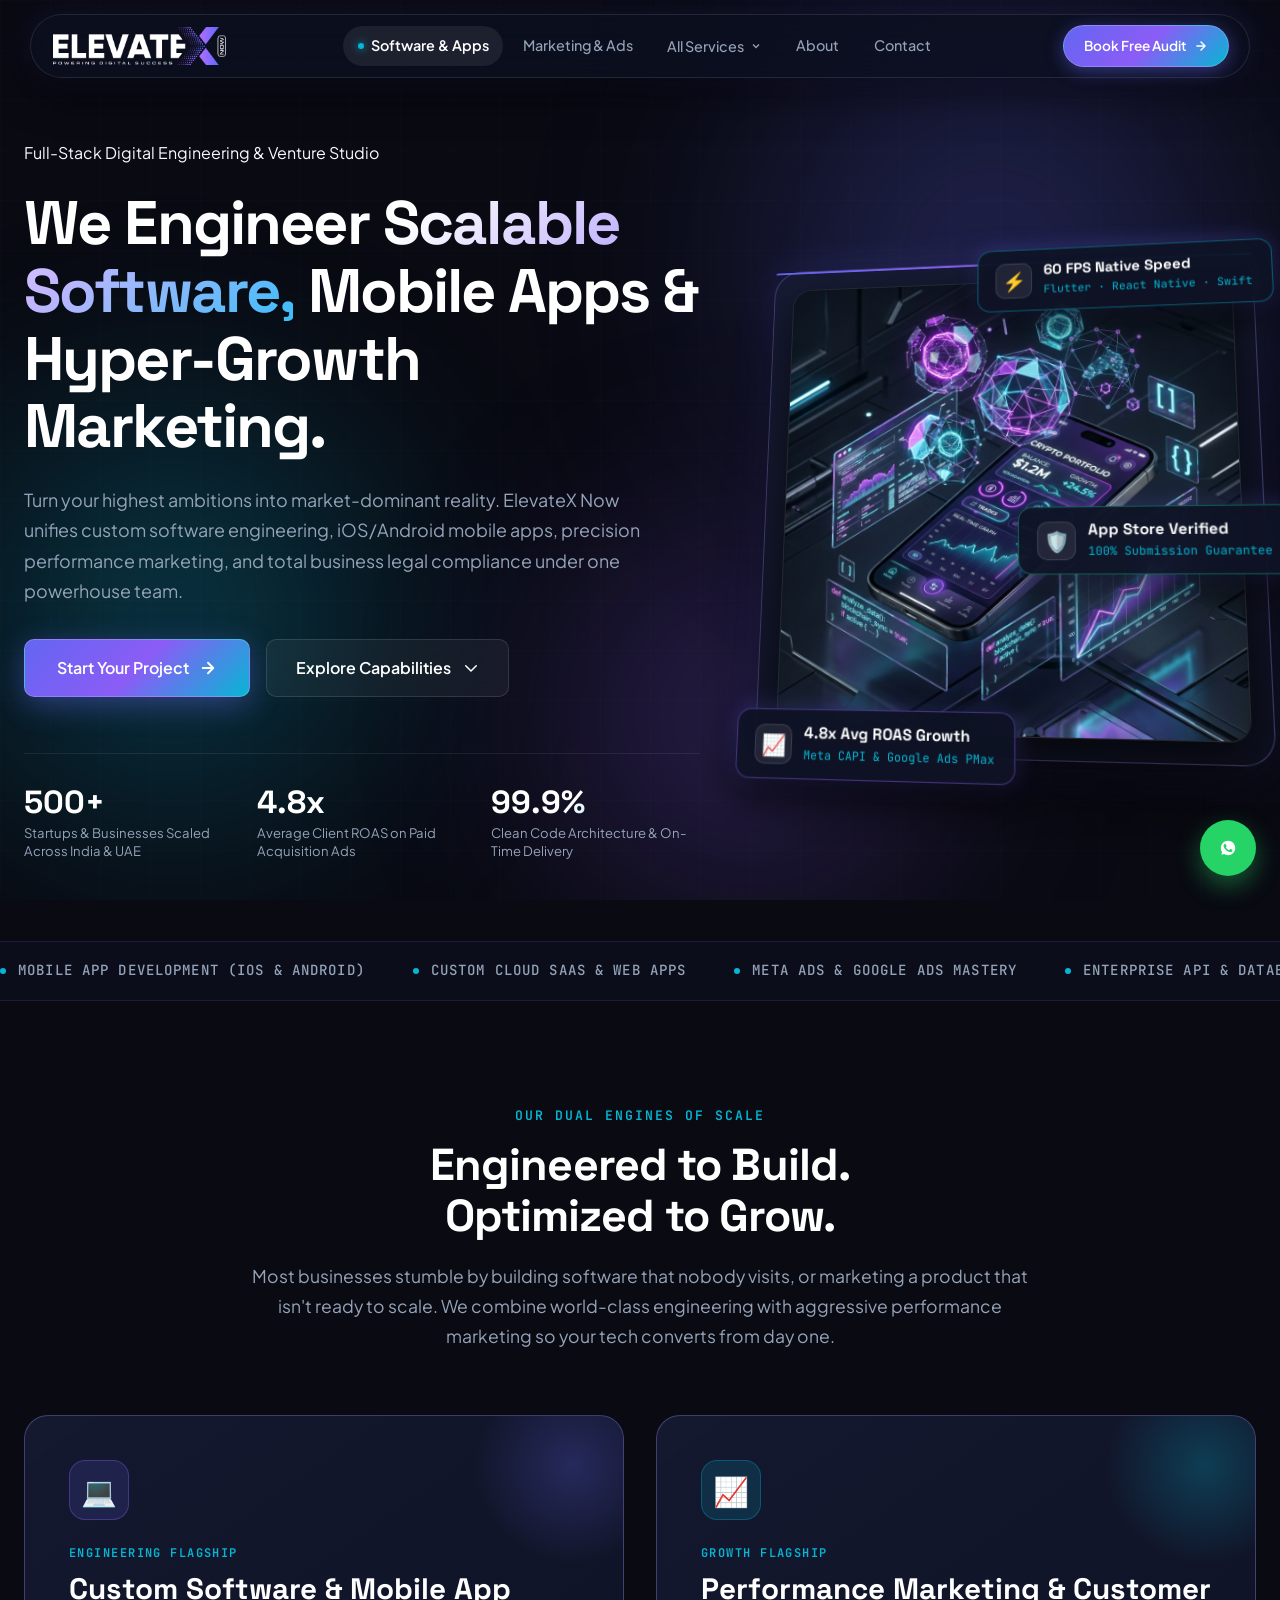
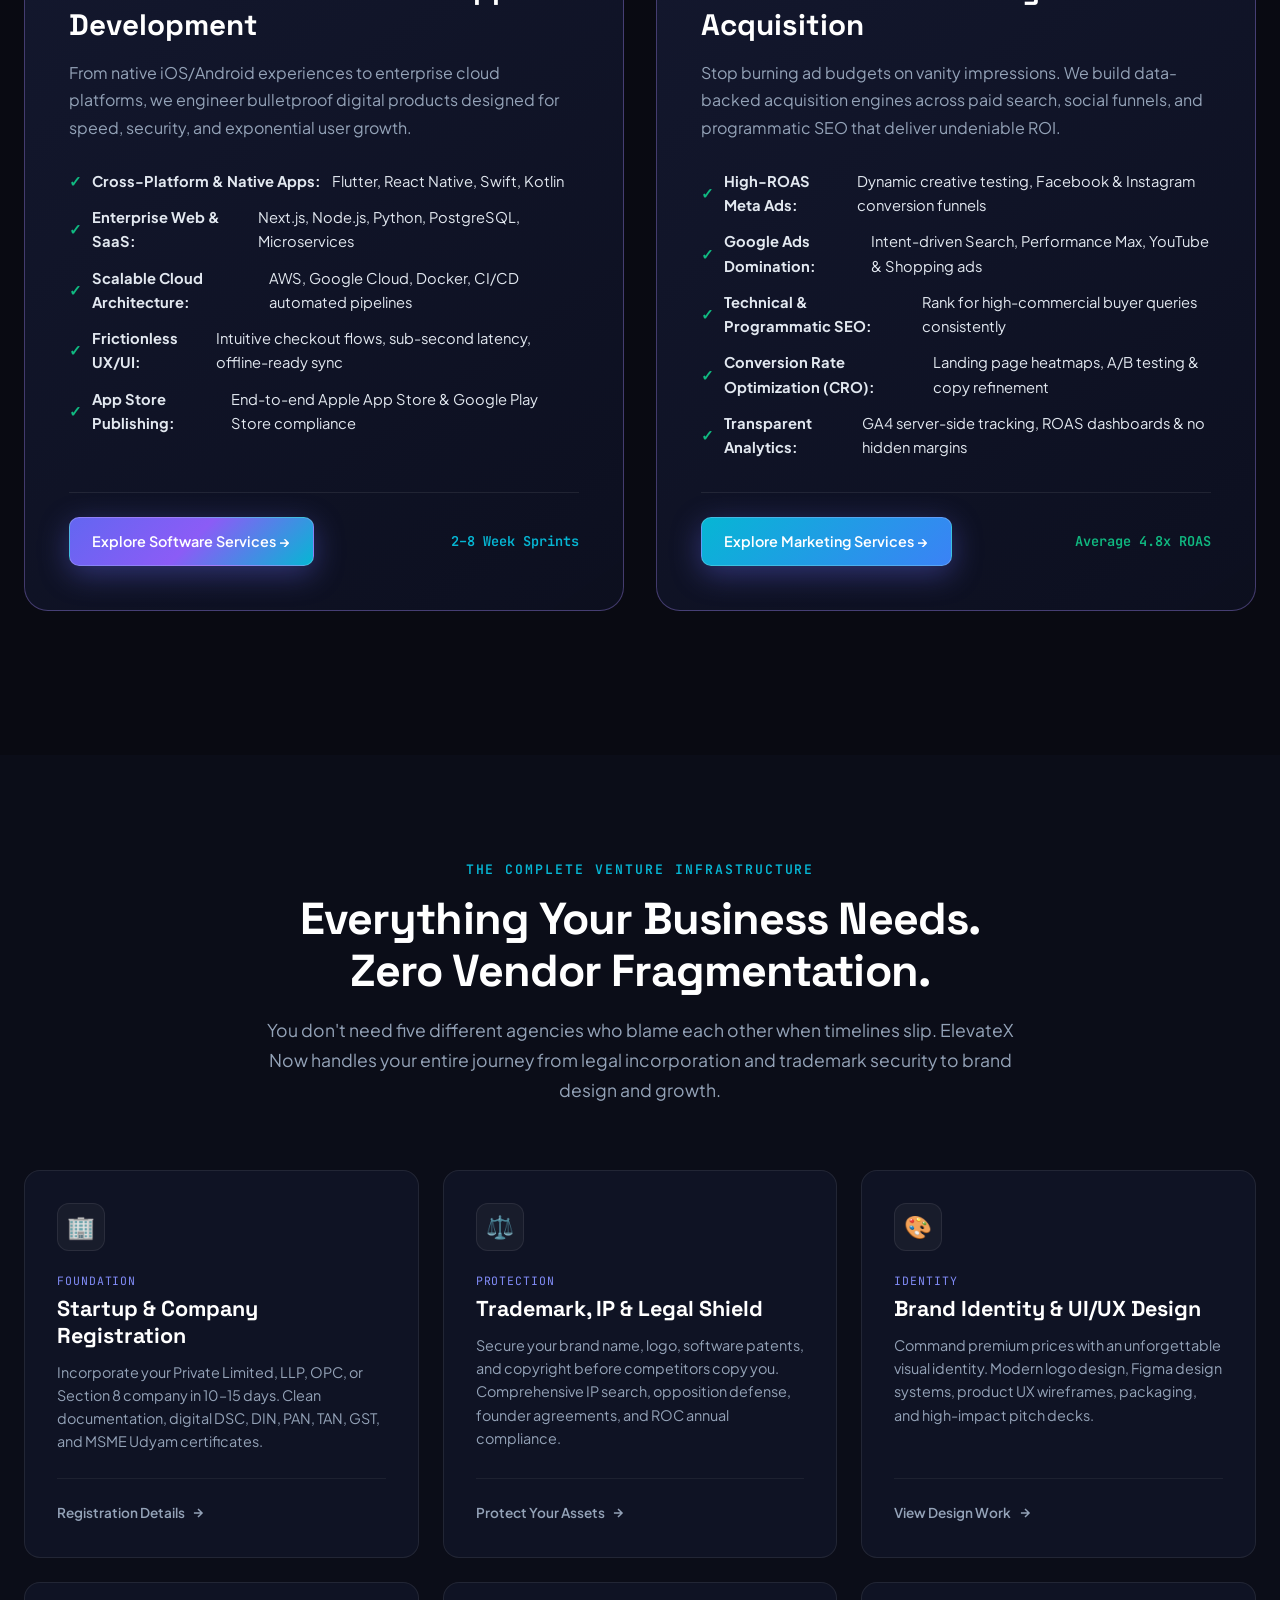
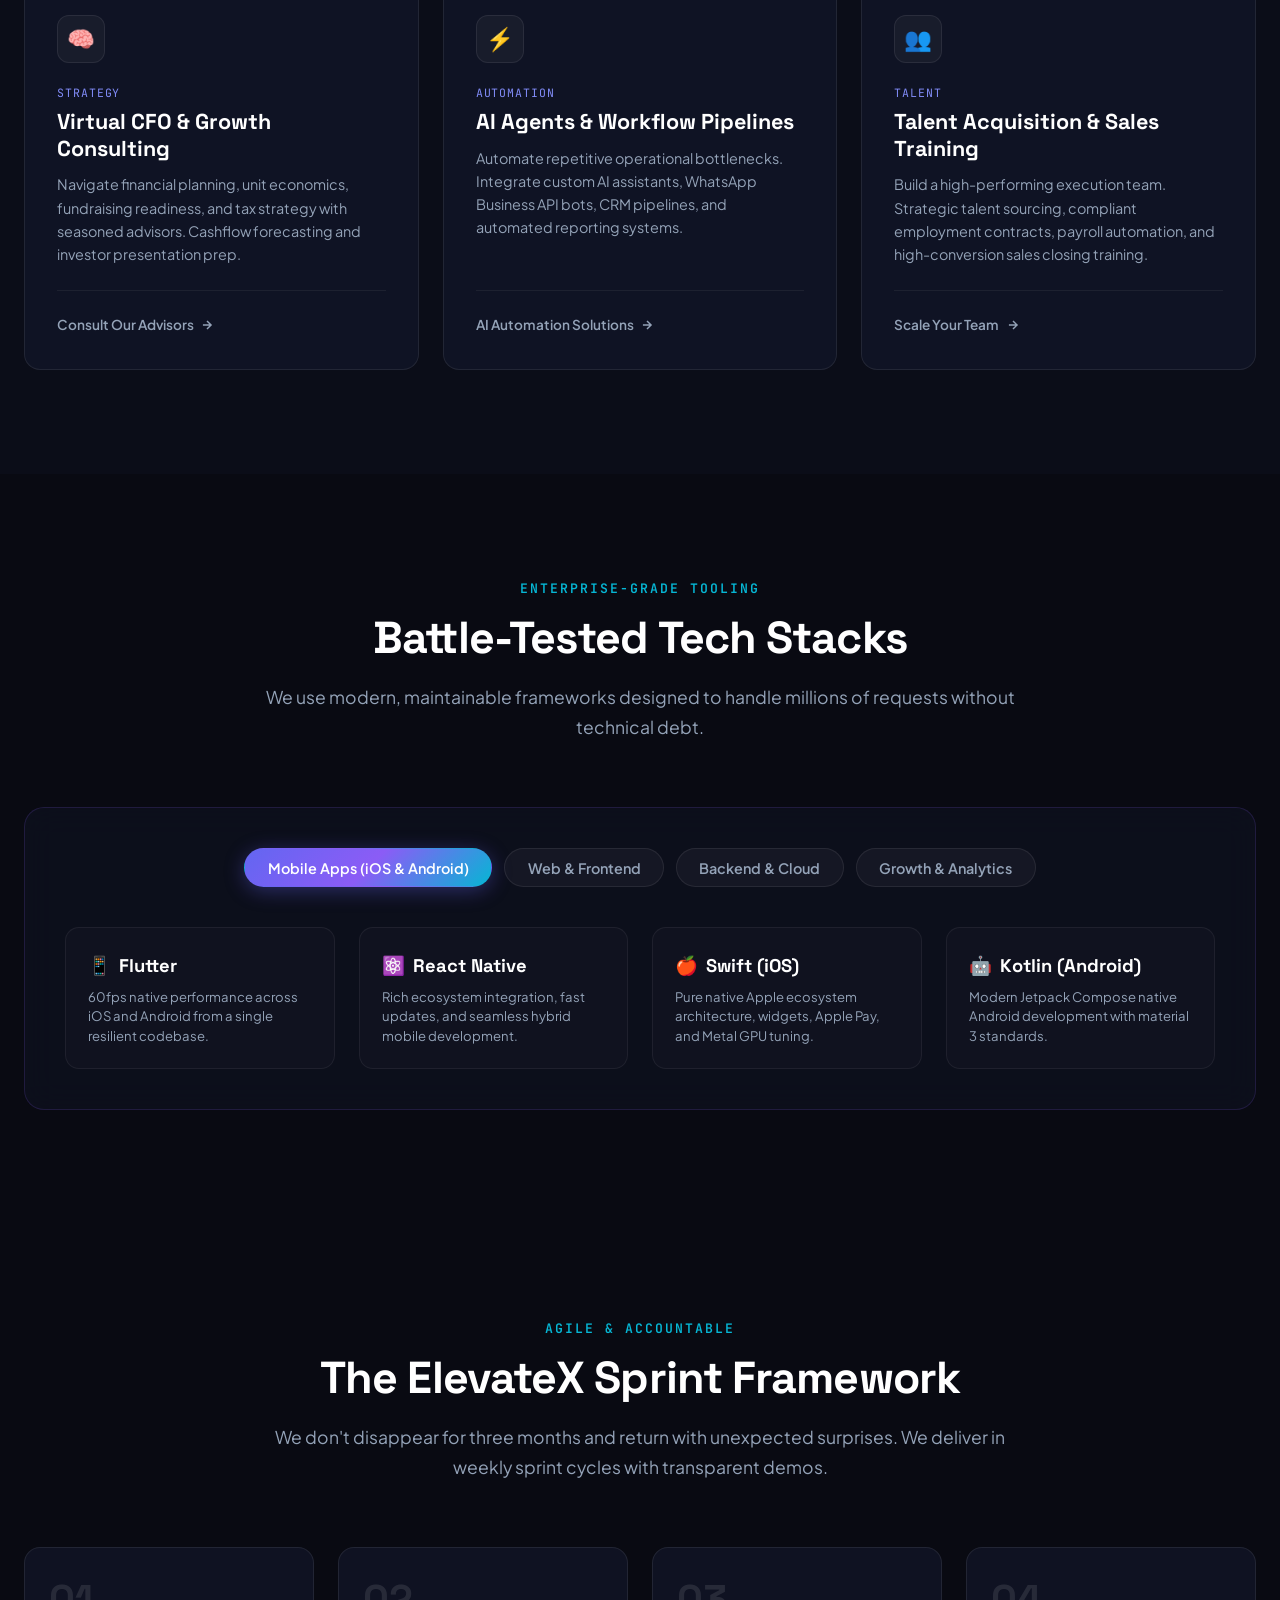
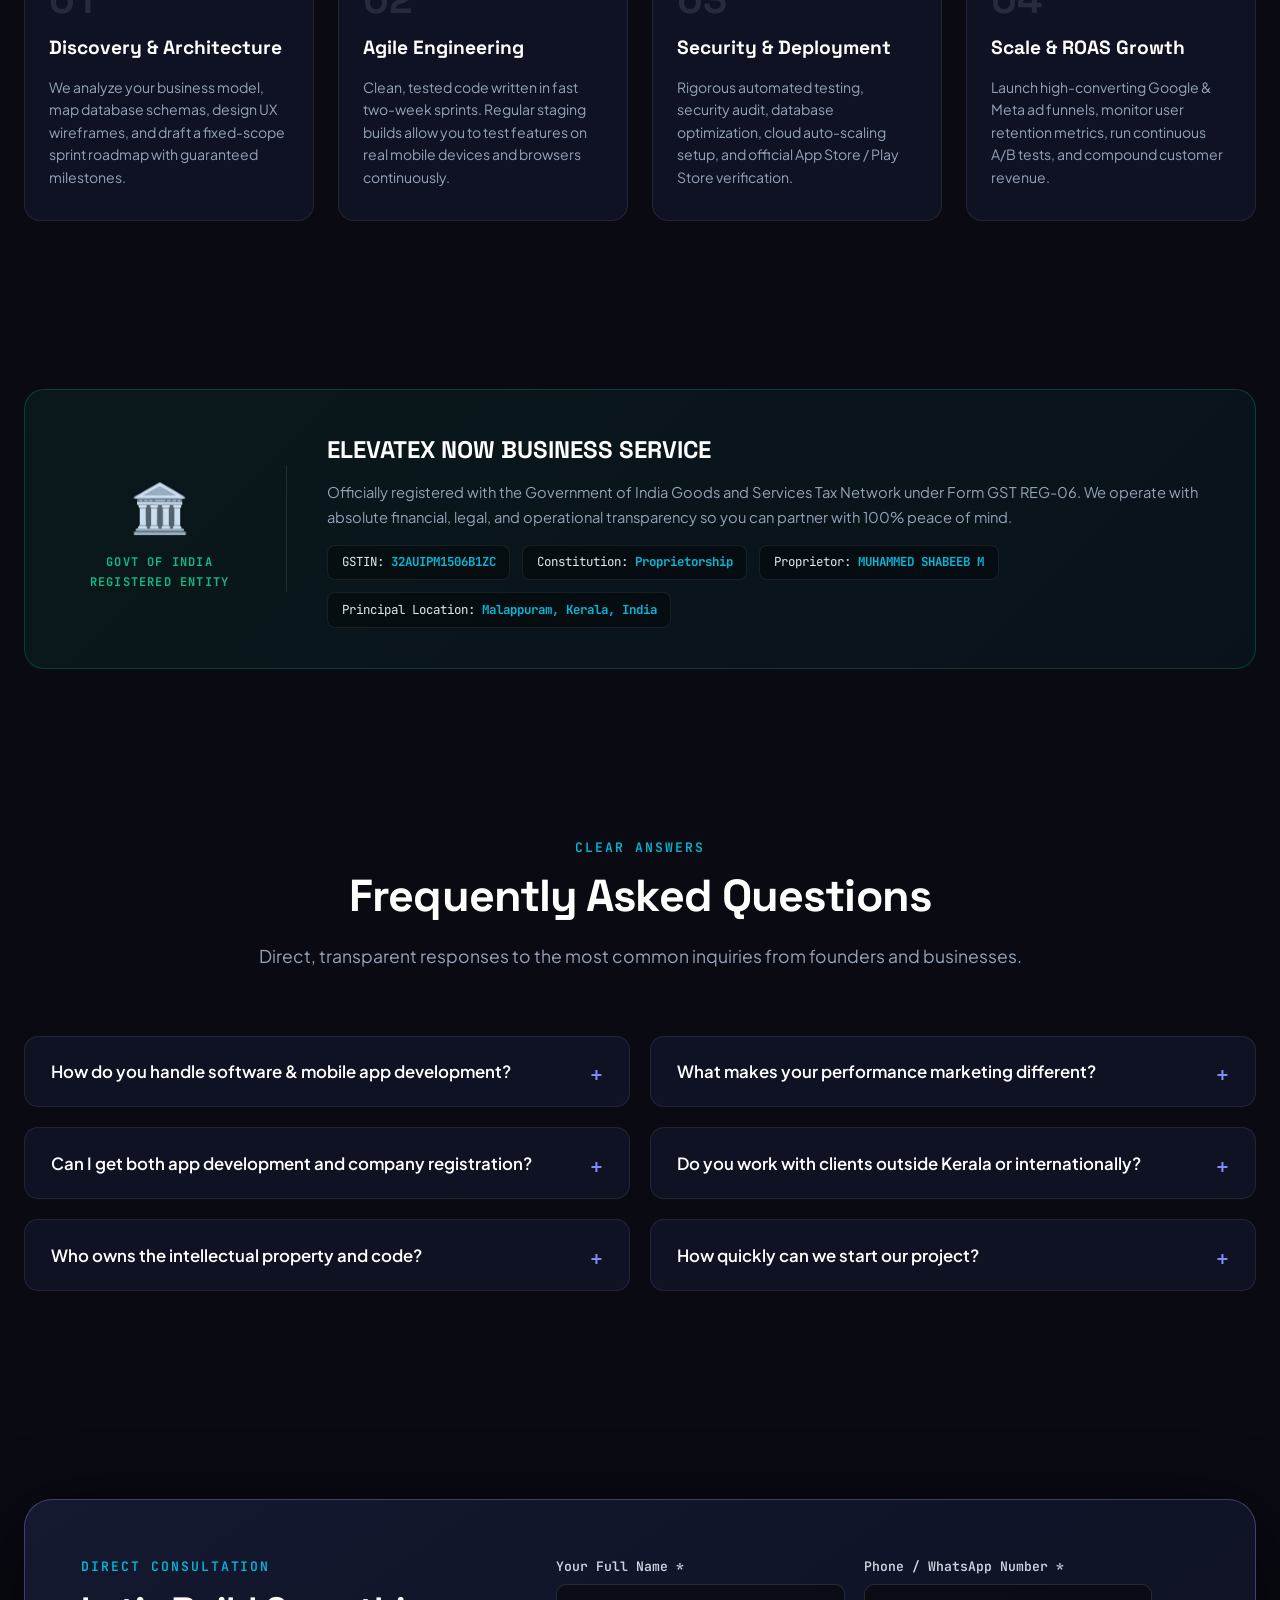
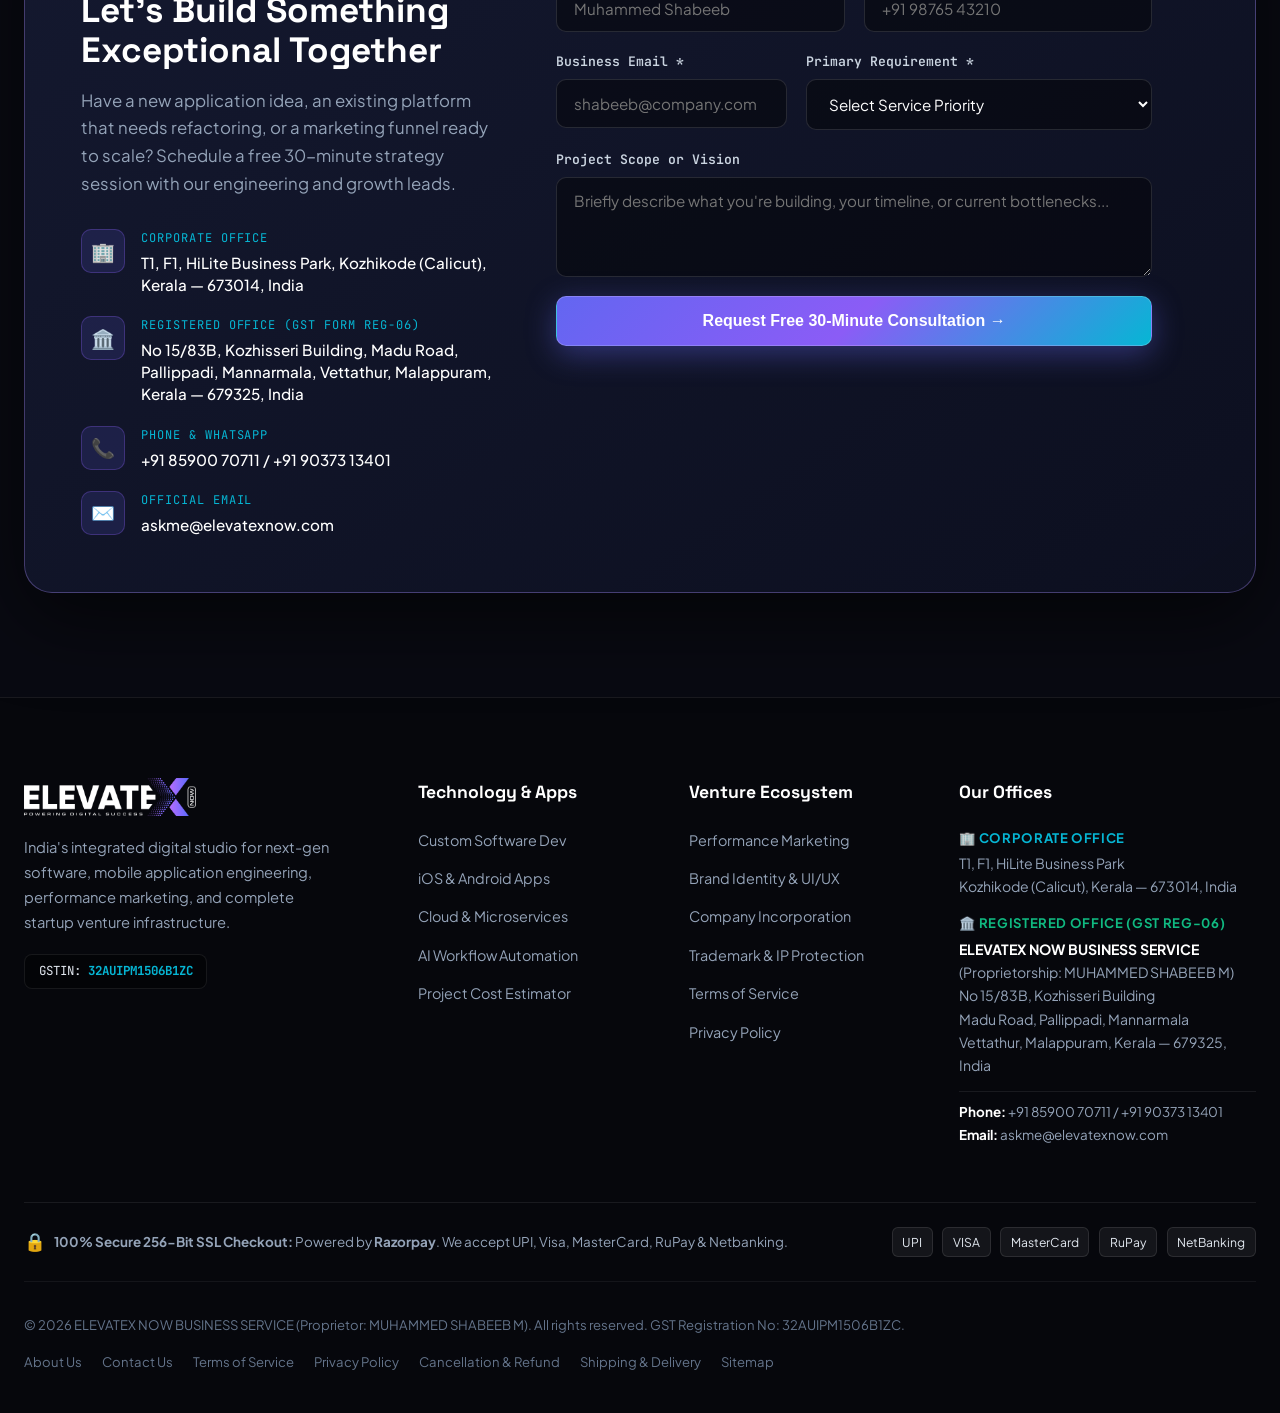
<file: index.html>
<!DOCTYPE html>
<html lang="en">
<head>
  <meta charset="UTF-8"/>
  <meta name="viewport" content="width=device-width, initial-scale=1.0, viewport-fit=cover"/>

  <!-- Google Tag Manager -->
  <script>(function(w,d,s,l,i){w[l]=w[l]||[];w[l].push({'gtm.start':
  new Date().getTime(),event:'gtm.js'});var f=d.getElementsByTagName(s)[0],
  j=d.createElement(s),dl=l!='dataLayer'?'&l='+l:'';j.async=true;j.src=
  'https://www.googletagmanager.com/gtm.js?id='+i+dl;f.parentNode.insertBefore(j,f);
  })(window,document,'script','dataLayer','GTM-XXXXXXX');</script>
  <!-- End Google Tag Manager -->

  <!-- Google Analytics 4 (GA4) -->
  <script async src="https://www.googletagmanager.com/gtag/js?id=G-XXXXXXXXXX"></script>
  <script>
    window.dataLayer = window.dataLayer || [];
    function gtag(){dataLayer.push(arguments);}
    gtag('js', new Date());
    gtag('config', 'G-XXXXXXXXXX', {
      page_title: 'ElevateX Now — Software, Mobile Apps & Growth Marketing',
      page_location: 'https://elevatexnow.com/',
      send_page_view: true,
      anonymize_ip: true
    });
  </script>

  <!-- Meta Pixel -->
  <script>
  !function(f,b,e,v,n,t,s)
  {if(f.fbq)return;n=f.fbq=function(){n.callMethod?
  n.callMethod.apply(n,arguments):n.queue.push(arguments)};
  if(!f._fbq)f._fbq=n;n.push=n;n.loaded=!0;n.version='2.0';
  n.queue=[];t=b.createElement(e);t.async=!0;
  t.src=v;s=b.getElementsByTagName(e)[0];
  s.parentNode.insertBefore(t,s)}(window, document,'script',
  'https://connect.facebook.net/en_US/fbevents.js');
  fbq('init', 'YOUR_PIXEL_ID');
  fbq('track', 'PageView');
  </script>
  <noscript>
    <img height="1" width="1" style="display:none"
    src="https://www.facebook.com/tr?id=YOUR_PIXEL_ID&ev=PageView&noscript=1" alt="ElevateX Now — Software & Growth"/>
  </noscript>

  <!-- Primary Meta Tags -->
  <title>ElevateX Now | Software & Mobile App Development, Performance Marketing & Venture Services</title>
  <meta name="description" content="ElevateX Now is India's premier tech and venture partner. We build scalable custom software, iOS & Android mobile apps, run high-ROAS marketing, and handle complete company registration & legal compliance."/>
  <meta name="keywords" content="software development Kerala, mobile app development India, Flutter app development, React Native agency, performance marketing India, Google Ads agency, Meta Ads specialist, startup incorporation, Pvt Ltd registration, trademark filing Kerala, ElevateX Now Malappuram"/>
  <meta name="author" content="ElevateX Now Business Service"/>
  <meta name="robots" content="index, follow, max-snippet:-1, max-image-preview:large, max-video-preview:-1"/>
  <link rel="canonical" href="https://elevatexnow.com/"/>

  <!-- Open Graph -->
  <meta property="og:type" content="website"/>
  <meta property="og:site_name" content="ElevateX Now Business Service"/>
  <meta property="og:locale" content="en_IN"/>
  <meta property="og:url" content="https://elevatexnow.com/"/>
  <meta property="og:title" content="ElevateX Now | Software, Mobile Apps, Growth Marketing & Business Services"/>
  <meta property="og:description" content="Transforming ambitious concepts into market leaders. High-performance software engineering, iOS/Android mobile apps, revenue-driven marketing, and end-to-end venture legal setup."/>
  <meta property="og:image" content="https://elevatexnow.com/og-image.jpg"/>
  <meta property="og:image:width" content="1200"/>
  <meta property="og:image:height" content="630"/>
  <meta property="og:image:alt" content="ElevateX Now — Software, Mobile Apps & Growth"/>

  <!-- Twitter / X -->
  <meta name="twitter:card" content="summary_large_image"/>
  <meta name="twitter:site" content="@elevatexnow"/>
  <meta name="twitter:creator" content="@elevatexnow"/>
  <meta name="twitter:title" content="ElevateX Now | Software, Mobile Apps & Growth Marketing"/>
  <meta name="twitter:description" content="Full-stack custom software, iOS & Android apps, data-driven performance marketing, and all business setup services."/>
  <meta name="twitter:image" content="https://elevatexnow.com/og-image.jpg"/>

  <!-- PWA & Mobile Meta -->
  <meta name="theme-color" content="#0b0c16"/>
  <meta name="apple-mobile-web-app-capable" content="yes"/>
  <meta name="apple-mobile-web-app-status-bar-style" content="black-translucent"/>
  <meta name="apple-mobile-web-app-title" content="ElevateX Now"/>
  <link rel="icon" type="image/jpeg" href="/logo.jpg"/>
  <link rel="manifest" href="/site.webmanifest"/>

  <!-- Geo / Local SEO Meta -->
  <meta name="geo.region" content="IN-KL"/>
  <meta name="geo.placename" content="Vettathur, Malappuram, Kerala, India"/>
  <meta name="geo.position" content="11.0510;76.2711"/>
  <meta name="ICBM" content="11.0510, 76.2711"/>

  <!-- Structured Data: Organization & Local Business -->
  <script type="application/ld+json">
  {
    "@context": "https://schema.org",
    "@type": "ProfessionalService",
    "name": "ElevateX Now Business Service",
    "alternateName": "ElevateX Now",
    "legalName": "MUHAMMED SHABEEB M",
    "taxID": "32AUIPM1506B1ZC",
    "description": "Full-cycle digital engineering and business growth studio specializing in custom software development, mobile app engineering (iOS & Android), performance marketing, startup incorporation, and intellectual property protection.",
    "url": "https://elevatexnow.com",
    "logo": "https://elevatexnow.com/logo.jpg",
    "image": "https://elevatexnow.com/og-image.jpg",
    "telephone": "+91-85900-70711",
    "email": "askme@elevatexnow.com",
    "foundingDate": "2019",
    "priceRange": "₹₹",
    "currenciesAccepted": "INR, USD, AED",
    "paymentAccepted": "UPI, Net Banking, Credit Card, Bank Wire",
    "address": {
      "@type": "PostalAddress",
      "name": "Corporate Office",
      "streetAddress": "T1, F1, HiLite Business Park",
      "addressLocality": "Kozhikode (Calicut)",
      "addressRegion": "Kerala",
      "postalCode": "673014",
      "addressCountry": "IN"
    },
    "location": [
      {
        "@type": "Place",
        "name": "Corporate Office — Kozhikode",
        "address": {
          "@type": "PostalAddress",
          "streetAddress": "T1, F1, HiLite Business Park",
          "addressLocality": "Kozhikode",
          "addressRegion": "Kerala",
          "postalCode": "673014",
          "addressCountry": "IN"
        },
        "geo": {
          "@type": "GeoCoordinates",
          "latitude": "11.2588",
          "longitude": "75.7804"
        }
      },
      {
        "@type": "Place",
        "name": "Registered Office (GST REG-06) — Malappuram",
        "address": {
          "@type": "PostalAddress",
          "streetAddress": "No 15/83B, Kozhisseri Building, Madu Road, Pallippadi, Mannarmala",
          "addressLocality": "Vettathur",
          "addressRegion": "Kerala",
          "postalCode": "679325",
          "addressCountry": "IN"
        },
        "geo": {
          "@type": "GeoCoordinates",
          "latitude": "11.0510",
          "longitude": "76.2711"
        }
      }
    ],
    "openingHoursSpecification": [
      {
        "@type": "OpeningHoursSpecification",
        "dayOfWeek": ["Monday","Tuesday","Wednesday","Thursday","Friday","Saturday"],
        "opens": "09:00",
        "closes": "19:00"
      }
    ],
    "areaServed": [
      {"@type": "Country", "name": "India"},
      {"@type": "State", "name": "Kerala"},
      {"@type": "Country", "name": "United Arab Emirates"},
      {"@type": "Country", "name": "United States"}
    ],
    "hasOfferCatalog": {
      "@type": "OfferCatalog",
      "name": "ElevateX Now Services",
      "itemListElement": [
        {"@type": "Offer", "itemOffered": {"@type": "Service", "name": "Custom Software Development"}},
        {"@type": "Offer", "itemOffered": {"@type": "Service", "name": "Mobile App Development (iOS & Android)"}},
        {"@type": "Offer", "itemOffered": {"@type": "Service", "name": "Performance Marketing & Growth Ads"}},
        {"@type": "Offer", "itemOffered": {"@type": "Service", "name": "Startup Registration & MCA Compliance"}},
        {"@type": "Offer", "itemOffered": {"@type": "Service", "name": "Trademark & Intellectual Property Filing"}},
        {"@type": "Offer", "itemOffered": {"@type": "Service", "name": "Brand Identity & UI/UX Design"}}
      ]
    }
  }
  </script>

  <!-- Structured Data: FAQPage -->
  <script type="application/ld+json">
  {
    "@context": "https://schema.org",
    "@type": "FAQPage",
    "mainEntity": [
      {
        "@type": "Question",
        "name": "What software and mobile app technologies does ElevateX Now specialize in?",
        "acceptedAnswer": {
          "@type": "Answer",
          "text": "We build scalable, cloud-native applications utilizing Flutter, React Native, Swift, Kotlin, Next.js, Node.js, Python, PostgreSQL, and AWS/GCP cloud architectures, ensuring enterprise-grade performance and security."
        }
      },
      {
        "@type": "Question",
        "name": "How does ElevateX Now run performance marketing campaigns?",
        "acceptedAnswer": {
          "@type": "Answer",
          "text": "Our marketing team executes data-driven acquisition across Google Ads, Meta Ads (Facebook & Instagram), Programmatic SEO, and conversion rate optimization (CRO) backed by rigorous A/B testing and direct ROAS tracking."
        }
      },
      {
        "@type": "Question",
        "name": "Can ElevateX Now handle both digital development and legal business setup?",
        "acceptedAnswer": {
          "@type": "Answer",
          "text": "Yes. We eliminate the friction of coordinating between disconnected vendors. You get engineering, marketing, brand identity, and legal compliance (Pvt Ltd, Trademark, GST) under a single trusted partner."
        }
      },
      {
        "@type": "Question",
        "name": "Where is ElevateX Now located?",
        "acceptedAnswer": {
          "@type": "Answer",
          "text": "ElevateX Now Business Service is headquartered at No 15/83B, Kozhisseri Building, Madu Road, Pallippadi, Mannarmala, Vettathur, Malappuram, Kerala - 679325, serving clients across India and internationally."
        }
      }
    ]
  }
  </script>

  <!-- Google Fonts Preconnect & Stylesheet -->
  <link rel="preconnect" href="https://fonts.googleapis.com"/>
  <link rel="preconnect" href="https://fonts.gstatic.com" crossorigin/>
  <link href="https://fonts.googleapis.com/css2?family=JetBrains+Mono:wght@400;500;600&family=Plus+Jakarta+Sans:wght@300;400;500;600;700;800&family=Space+Grotesk:wght@500;600;700&display=swap" rel="stylesheet"/>
  <link rel="stylesheet" href="/nav.css"/>

  <style>
    /* ==========================================================================
       DESIGN SYSTEM & TOKENS
       ========================================================================== */
    :root {
      --bg: #090a12;
      --bg-surface: #0e111f;
      --bg-card: rgba(18, 22, 41, 0.75);
      --bg-card-hover: rgba(26, 32, 60, 0.85);
      --border: rgba(139, 92, 246, 0.16);
      --border-strong: rgba(167, 139, 250, 0.35);
      --border-cyan: rgba(6, 182, 212, 0.3);
      --text: #f8fafc;
      --text-muted: #94a3b8;
      --text-dim: #64748b;
      
      /* Vibrant Electric Brand Colors */
      --primary: #6366f1;
      --primary-light: #818cf8;
      --violet: #8b5cf6;
      --cyan: #06b6d4;
      --cyan-light: #22d3ee;
      --emerald: #10b981;
      --amber: #f59e0b;
      --rose: #f43f5e;
      
      /* Gradients */
      --grad-main: linear-gradient(135deg, #6366f1 0%, #8b5cf6 50%, #06b6d4 100%);
      --grad-text: linear-gradient(135deg, #ffffff 10%, #c4b5fd 50%, #38bdf8 100%);
      --grad-glow: radial-gradient(circle, rgba(99, 102, 241, 0.22) 0%, transparent 70%);
      --grad-cyan-glow: radial-gradient(circle, rgba(6, 182, 212, 0.18) 0%, transparent 70%);
      --grad-card: linear-gradient(145deg, rgba(255, 255, 255, 0.05) 0%, rgba(255, 255, 255, 0.01) 100%);
      
      /* Typography */
      --font-body: 'Plus Jakarta Sans', -apple-system, BlinkMacSystemFont, sans-serif;
      --font-heading: 'Space Grotesk', sans-serif;
      --font-mono: 'JetBrains Mono', monospace;
      
      --ease: cubic-bezier(0.16, 1, 0.3, 1);
      --nav-h: 76px;
    }

    *, *::before, *::after {
      box-sizing: border-box;
      margin: 0;
      padding: 0;
      -webkit-tap-highlight-color: transparent;
    }

    html {
      scroll-behavior: smooth;
      font-size: 16px;
      color-scheme: dark;
    }

    body {
      background-color: var(--bg);
      color: var(--text);
      font-family: var(--font-body);
      line-height: 1.65;
      overflow-x: hidden;
      min-height: 100vh;
      position: relative;
    }

    /* Ambient Cyber Mesh Background */
    .cyber-mesh {
      position: fixed;
      inset: 0;
      pointer-events: none;
      z-index: 0;
      overflow: hidden;
    }
    .mesh-blob {
      position: absolute;
      border-radius: 50%;
      filter: blur(100px);
      opacity: 0.35;
      animation: floatPulse 18s ease-in-out infinite alternate;
      will-change: transform;
    }
    .blob-1 {
      top: -10%;
      right: -5%;
      width: 700px;
      height: 700px;
      background: radial-gradient(circle, #6366f1 0%, rgba(99, 102, 241, 0) 70%);
    }
    .blob-2 {
      top: 35%;
      left: -10%;
      width: 600px;
      height: 600px;
      background: radial-gradient(circle, #06b6d4 0%, rgba(6, 182, 212, 0) 70%);
      animation-delay: -6s;
    }
    .blob-3 {
      bottom: -10%;
      right: 20%;
      width: 550px;
      height: 550px;
      background: radial-gradient(circle, #8b5cf6 0%, rgba(139, 92, 246, 0) 70%);
      animation-delay: -12s;
    }
    @keyframes floatPulse {
      0% { transform: translate(0, 0) scale(1); }
      50% { transform: translate(40px, -30px) scale(1.08); }
      100% { transform: translate(-30px, 40px) scale(0.95); }
    }

    /* Subtle grid overlay */
    .grid-overlay {
      position: fixed;
      inset: 0;
      background-image: 
        linear-gradient(rgba(255, 255, 255, 0.02) 1px, transparent 1px),
        linear-gradient(90deg, rgba(255, 255, 255, 0.02) 1px, transparent 1px);
      background-size: 50px 50px;
      pointer-events: none;
      z-index: 1;
      opacity: 0.6;
    }

    /* Container */
    .container {
      width: 100%;
      max-width: 1280px;
      margin: 0 auto;
      padding: 0 1.5rem;
      position: relative;
      z-index: 2;
    }

    a {
      color: inherit;
      text-decoration: none;
      transition: all 0.25s var(--ease);
    }

    img {
      max-width: 100%;
      height: auto;
      display: block;
    }

    /* ==========================================================================
       TOP NAVIGATION BAR - REDESIGNED SLEEK FLOATING CAPSULE
       ========================================================================== */
    header.site-header {
      position: fixed;
      top: 14px;
      left: 0;
      right: 0;
      z-index: 1000;
      padding: 0 1.25rem;
      pointer-events: none;
      transition: all 0.3s cubic-bezier(0.16, 1, 0.3, 1);
    }
    .nav-inner {
      max-width: 1220px;
      margin: 0 auto;
      height: 64px;
      padding: 0 1.25rem 0 1.4rem;
      background: rgba(12, 16, 32, 0.78);
      backdrop-filter: blur(24px);
      -webkit-backdrop-filter: blur(24px);
      border: 1px solid rgba(255, 255, 255, 0.1);
      border-radius: 9999px;
      box-shadow: 0 14px 40px rgba(0, 0, 0, 0.5), 0 0 30px rgba(99, 102, 241, 0.15);
      display: flex;
      align-items: center;
      justify-content: space-between;
      gap: 1.5rem;
      pointer-events: auto;
      transition: all 0.3s cubic-bezier(0.16, 1, 0.3, 1);
    }
    header.site-header.scrolled .nav-inner {
      background: rgba(9, 11, 24, 0.94);
      border-color: rgba(99, 102, 241, 0.35);
      box-shadow: 0 18px 45px rgba(0, 0, 0, 0.7), 0 0 35px rgba(6, 182, 212, 0.2);
    }

    /* Brand Logo */
    .brand-logo {
      display: flex;
      align-items: center;
      gap: 0.7rem;
      text-decoration: none;
      flex-shrink: 0;
    }
    .logo-badge-img {
      width: 36px;
      height: 36px;
      border-radius: 9px;
      object-fit: cover;
      box-shadow: 0 0 14px rgba(99, 102, 241, 0.45);
      border: 1px solid rgba(255, 255, 255, 0.18);
    }
    .logo-title-group {
      display: flex;
      flex-direction: column;
    }
    .logo-main-text {
      font-family: var(--font-heading);
      font-size: 1.28rem;
      font-weight: 700;
      letter-spacing: -0.02em;
      line-height: 1.1;
      color: #fff;
    }
    .logo-x-accent {
      background: var(--grad-main);
      -webkit-background-clip: text;
      -webkit-text-fill-color: transparent;
      background-clip: text;
    }
    .logo-sub-tag {
      font-size: 0.62rem;
      font-weight: 600;
      text-transform: uppercase;
      letter-spacing: 0.14em;
      color: var(--cyan);
      font-family: var(--font-mono);
      line-height: 1;
      margin-top: 2px;
    }

    /* Desktop Navigation List */
    .nav-links {
      display: flex;
      align-items: center;
      gap: 0.35rem;
      list-style: none;
      margin: 0;
      padding: 0;
    }
    .nav-item {
      position: relative;
    }
    .nav-link-item {
      font-size: 0.9rem;
      font-weight: 500;
      color: var(--text-muted);
      padding: 0.5rem 0.9rem;
      border-radius: 9999px;
      text-decoration: none;
      display: inline-flex;
      align-items: center;
      gap: 0.45rem;
      transition: all 0.2s ease;
      white-space: nowrap;
    }
    .nav-link-item:hover,
    .nav-link-item.active {
      color: #fff;
      background: rgba(255, 255, 255, 0.08);
    }
    .nav-link-item.active {
      font-weight: 600;
      color: #fff;
    }
    .nav-dot-active {
      width: 6px;
      height: 6px;
      border-radius: 50%;
      background: var(--cyan);
      box-shadow: 0 0 8px var(--cyan);
      flex-shrink: 0;
    }

    /* Dropdown Trigger & Flyout Menu */
    .nav-dropdown-trigger {
      background: transparent;
      border: none;
      font-family: inherit;
      font-size: 0.9rem;
      font-weight: 500;
      color: var(--text-muted);
      padding: 0.5rem 0.9rem;
      border-radius: 9999px;
      cursor: pointer;
      display: inline-flex;
      align-items: center;
      gap: 0.35rem;
      transition: all 0.2s ease;
      white-space: nowrap;
    }
    .nav-dropdown-trigger:hover,
    .nav-item:hover .nav-dropdown-trigger {
      color: #fff;
      background: rgba(255, 255, 255, 0.08);
    }
    .chevron-icon {
      transition: transform 0.25s ease;
      stroke: currentColor;
    }
    .nav-item:hover .chevron-icon {
      transform: rotate(180deg);
    }

    .nav-dropdown-menu {
      position: absolute;
      top: calc(100% + 14px);
      left: 50%;
      transform: translateX(-50%) translateY(8px);
      width: 520px;
      background: rgba(13, 16, 32, 0.96);
      backdrop-filter: blur(28px);
      -webkit-backdrop-filter: blur(28px);
      border: 1px solid rgba(255, 255, 255, 0.12);
      border-radius: 20px;
      box-shadow: 0 24px 60px rgba(0, 0, 0, 0.75), 0 0 35px rgba(99, 102, 241, 0.2);
      padding: 1rem;
      display: grid;
      grid-template-columns: 1fr 1fr;
      gap: 0.65rem;
      opacity: 0;
      visibility: hidden;
      pointer-events: none;
      transition: all 0.25s cubic-bezier(0.16, 1, 0.3, 1);
      z-index: 1050;
    }
    .nav-dropdown-menu::before {
      content: '';
      position: absolute;
      top: -14px;
      left: 0;
      right: 0;
      height: 14px;
    }
    .nav-item:hover .nav-dropdown-menu,
    .nav-has-dropdown:focus-within .nav-dropdown-menu {
      opacity: 1;
      visibility: visible;
      pointer-events: auto;
      transform: translateX(-50%) translateY(0);
    }

    .dropdown-card-item {
      display: flex;
      align-items: flex-start;
      gap: 0.85rem;
      padding: 0.75rem 0.85rem;
      border-radius: 12px;
      text-decoration: none;
      transition: all 0.2s ease;
      background: rgba(255, 255, 255, 0.02);
      border: 1px solid transparent;
    }
    .dropdown-card-item:hover {
      background: rgba(255, 255, 255, 0.06);
      border-color: rgba(255, 255, 255, 0.08);
      transform: translateY(-1px);
    }
    .dd-card-icon {
      width: 36px;
      height: 36px;
      border-radius: 10px;
      background: rgba(255, 255, 255, 0.06);
      border: 1px solid rgba(255, 255, 255, 0.1);
      display: flex;
      align-items: center;
      justify-content: center;
      font-size: 1.15rem;
      flex-shrink: 0;
    }
    .dd-card-text {
      display: flex;
      flex-direction: column;
      gap: 0.2rem;
    }
    .dd-card-title {
      font-family: var(--font-heading);
      font-size: 0.9rem;
      font-weight: 600;
      color: #fff;
      line-height: 1.2;
    }
    .dd-card-desc {
      font-size: 0.75rem;
      color: var(--text-muted);
      line-height: 1.35;
    }

    /* CTA Button in Nav */
    .nav-actions {
      display: flex;
      align-items: center;
      gap: 0.75rem;
      flex-shrink: 0;
    }
    .btn-nav-cta {
      background: var(--grad-main);
      color: #fff;
      font-size: 0.85rem;
      font-weight: 600;
      padding: 0.55rem 1.25rem;
      border-radius: 9999px;
      box-shadow: 0 4px 18px rgba(99, 102, 241, 0.45);
      display: inline-flex;
      align-items: center;
      gap: 0.45rem;
      border: 1px solid rgba(255, 255, 255, 0.22);
      text-decoration: none;
      white-space: nowrap;
      transition: all 0.2s ease;
    }
    .btn-nav-cta:hover {
      transform: translateY(-2px);
      box-shadow: 0 6px 24px rgba(99, 102, 241, 0.65);
      border-color: rgba(255, 255, 255, 0.4);
    }

    /* Mobile Hamburger Toggle */
    .mobile-toggle {
      display: none;
      background: rgba(255, 255, 255, 0.06);
      border: 1px solid rgba(255, 255, 255, 0.1);
      border-radius: 9999px;
      color: #fff;
      cursor: pointer;
      padding: 0.45rem;
      align-items: center;
      justify-content: center;
      line-height: 0;
    }

    /* Mobile Drawer */
    .mobile-drawer {
      display: none;
      position: fixed;
      top: 86px;
      left: 16px;
      right: 16px;
      background: rgba(13, 16, 32, 0.98);
      backdrop-filter: blur(28px);
      -webkit-backdrop-filter: blur(28px);
      border: 1px solid rgba(255, 255, 255, 0.12);
      border-radius: 20px;
      box-shadow: 0 20px 60px rgba(0, 0, 0, 0.8);
      padding: 1.5rem;
      flex-direction: column;
      gap: 0.75rem;
      z-index: 999;
      transform: translateY(-10px);
      opacity: 0;
      transition: all 0.25s var(--ease);
      pointer-events: none;
      max-height: calc(100vh - 110px);
      overflow-y: auto;
    }
    .mobile-drawer.open {
      display: flex;
      transform: translateY(0);
      opacity: 1;
      pointer-events: auto;
    }
    .mobile-drawer a {
      font-size: 1.02rem;
      font-weight: 600;
      color: #cbd5e1;
      padding: 0.65rem 0.5rem;
      border-radius: 8px;
      text-decoration: none;
      display: flex;
      align-items: center;
      gap: 0.75rem;
      border-bottom: 1px solid rgba(255, 255, 255, 0.06);
    }
    .mobile-drawer a:hover {
      background: rgba(255, 255, 255, 0.05);
      color: var(--cyan);
    }
    }

    /* ==========================================================================
       BUTTONS & BADGES
       ========================================================================== */
    .badge {
      display: inline-flex;
      align-items: center;
      gap: 0.5rem;
      background: rgba(99, 102, 241, 0.12);
      border: 1px solid rgba(139, 92, 246, 0.3);
      color: var(--primary-light);
      padding: 0.4rem 1rem;
      border-radius: 9999px;
      font-size: 0.8rem;
      font-weight: 600;
      letter-spacing: 0.05em;
      text-transform: uppercase;
      font-family: var(--font-mono);
    }
    .badge-pulse {
      width: 8px;
      height: 8px;
      border-radius: 50%;
      background: var(--emerald);
      box-shadow: 0 0 10px var(--emerald);
      animation: livePulse 2s infinite;
    }
    @keyframes livePulse {
      0%, 100% { opacity: 1; transform: scale(1); }
      50% { opacity: 0.4; transform: scale(1.3); }
    }

    .btn-primary {
      background: var(--grad-main);
      color: #fff;
      font-size: 1rem;
      font-weight: 600;
      padding: 0.95rem 2rem;
      border-radius: 10px;
      display: inline-flex;
      align-items: center;
      justify-content: center;
      gap: 0.65rem;
      box-shadow: 0 8px 30px rgba(99, 102, 241, 0.4);
      border: 1px solid rgba(255, 255, 255, 0.2);
    }
    .btn-primary:hover {
      transform: translateY(-2px);
      box-shadow: 0 12px 35px rgba(99, 102, 241, 0.6);
    }
    .btn-secondary {
      background: rgba(255, 255, 255, 0.05);
      color: #fff;
      font-size: 1rem;
      font-weight: 600;
      padding: 0.95rem 1.8rem;
      border-radius: 10px;
      display: inline-flex;
      align-items: center;
      justify-content: center;
      gap: 0.65rem;
      border: 1px solid rgba(255, 255, 255, 0.12);
      backdrop-filter: blur(10px);
    }
    .btn-secondary:hover {
      background: rgba(255, 255, 255, 0.1);
      border-color: rgba(255, 255, 255, 0.25);
      transform: translateY(-2px);
    }

    /* ==========================================================================
       HERO SECTION
       ========================================================================== */
    .hero-section {
      padding-top: calc(var(--nav-h) + 4rem);
      padding-bottom: 5rem;
      position: relative;
    }
    .hero-grid {
      display: grid;
      grid-template-columns: 1.15fr 0.85fr;
      gap: 3.5rem;
      align-items: center;
    }
    .hero-content {
      display: flex;
      flex-direction: column;
      gap: 1.5rem;
    }
    .hero-title {
      font-family: var(--font-heading);
      font-size: clamp(2.4rem, 4.8vw, 4.2rem);
      font-weight: 700;
      line-height: 1.1;
      letter-spacing: -0.03em;
      color: #fff;
    }
    .hero-title .glow-text {
      background: var(--grad-text);
      -webkit-background-clip: text;
      -webkit-text-fill-color: transparent;
      background-clip: text;
    }
    .hero-subtitle {
      font-size: clamp(1.05rem, 1.4vw, 1.25rem);
      color: var(--text-muted);
      line-height: 1.7;
      max-width: 620px;
    }
    .hero-actions {
      display: flex;
      flex-wrap: wrap;
      gap: 1rem;
      margin-top: 0.5rem;
    }
    .hero-trust-metrics {
      display: grid;
      grid-template-columns: repeat(3, 1fr);
      gap: 1.5rem;
      margin-top: 2rem;
      padding-top: 2rem;
      border-top: 1px solid rgba(255, 255, 255, 0.08);
    }
    .metric-item h4 {
      font-family: var(--font-heading);
      font-size: 2rem;
      font-weight: 700;
      color: #fff;
      line-height: 1;
      margin-bottom: 0.35rem;
      background: linear-gradient(135deg, #fff 40%, var(--cyan) 100%);
      -webkit-background-clip: text;
      -webkit-text-fill-color: transparent;
    }
    .metric-item p {
      font-size: 0.82rem;
      color: var(--text-muted);
      line-height: 1.4;
    }

    /* 3D Hero Perspective Stage & On-Scroll Transform */
    .hero-3d-stage {
      perspective: 1400px;
      transform-style: preserve-3d;
      position: relative;
      display: flex;
      justify-content: center;
      align-items: center;
    }
    .hero-3d-card {
      background: linear-gradient(145deg, rgba(22, 27, 51, 0.9) 0%, rgba(13, 16, 32, 0.95) 100%);
      backdrop-filter: blur(24px);
      -webkit-backdrop-filter: blur(24px);
      border: 1px solid var(--border-strong);
      border-radius: 28px;
      padding: 1.25rem;
      box-shadow: 0 30px 80px rgba(0, 0, 0, 0.6), 0 0 50px rgba(99, 102, 241, 0.25);
      position: relative;
      transform-style: preserve-3d;
      transition: transform 0.1s cubic-bezier(0.2, 0.8, 0.2, 1);
      will-change: transform;
      width: 100%;
      max-width: 520px;
    }
    .hero-3d-card::before {
      content: '';
      position: absolute;
      top: 0; left: 0; right: 0;
      height: 2px;
      background: var(--grad-main);
      border-radius: 28px 28px 0 0;
    }
    .hero-3d-media-wrap {
      position: relative;
      border-radius: 20px;
      overflow: hidden;
      aspect-ratio: 1 / 1;
      border: 1px solid rgba(255, 255, 255, 0.12);
      box-shadow: 0 20px 40px rgba(0, 0, 0, 0.6);
      background: #090a12;
    }
    .hero-3d-media-wrap img {
      width: 100%;
      height: 100%;
      object-fit: cover;
      display: block;
      transition: transform 0.5s var(--ease);
    }
    .hero-3d-card:hover .hero-3d-media-wrap img {
      transform: scale(1.04);
    }

    /* Floating 3D Parallax Badges */
    .floating-3d-badge {
      position: absolute;
      background: rgba(14, 18, 36, 0.92);
      backdrop-filter: blur(20px);
      -webkit-backdrop-filter: blur(20px);
      border: 1px solid rgba(255, 255, 255, 0.2);
      border-radius: 14px;
      padding: 0.8rem 1.15rem;
      box-shadow: 0 16px 36px rgba(0, 0, 0, 0.6), 0 0 25px rgba(99, 102, 241, 0.3);
      display: flex;
      align-items: center;
      gap: 0.75rem;
      z-index: 10;
      pointer-events: none;
      transform-style: preserve-3d;
      transition: transform 0.2s cubic-bezier(0.2, 0.8, 0.2, 1);
      will-change: transform;
    }
    .badge-pos-top {
      top: -20px;
      right: -20px;
      border-color: rgba(6, 182, 212, 0.45);
    }
    .badge-pos-bottom {
      bottom: -20px;
      left: -20px;
      border-color: rgba(139, 92, 246, 0.45);
    }
    .badge-pos-side {
      bottom: 35%;
      right: -30px;
      border-color: rgba(16, 185, 129, 0.45);
    }
    .f-badge-icon {
      width: 38px;
      height: 38px;
      border-radius: 10px;
      background: rgba(255, 255, 255, 0.08);
      border: 1px solid rgba(255, 255, 255, 0.12);
      display: flex;
      align-items: center;
      justify-content: center;
      font-size: 1.25rem;
      flex-shrink: 0;
    }
    .f-badge-text h5 {
      font-family: var(--font-heading);
      font-size: 0.95rem;
      font-weight: 700;
      color: #fff;
      line-height: 1.15;
    }
    .f-badge-text p {
      font-size: 0.72rem;
      font-family: var(--font-mono);
      color: var(--cyan);
      margin-top: 0.2rem;
    }
    @media (max-width: 768px) {
      .badge-pos-top { top: -10px; right: 0; }
      .badge-pos-bottom { bottom: -10px; left: 0; }
      .badge-pos-side { display: none; }
    }

    /* ==========================================================================
       MARQUEE TICKER (Technologies & Services)
       ========================================================================== */
    .marquee-wrapper {
      background: rgba(14, 17, 31, 0.7);
      border-top: 1px solid var(--border);
      border-bottom: 1px solid var(--border);
      padding: 1.1rem 0;
      overflow: hidden;
      position: relative;
    }
    .marquee-track {
      display: flex;
      gap: 3rem;
      white-space: nowrap;
      animation: scrollTrack 30s linear infinite;
      align-items: center;
    }
    .marquee-item {
      display: inline-flex;
      align-items: center;
      gap: 0.75rem;
      font-family: var(--font-mono);
      font-size: 0.88rem;
      font-weight: 500;
      color: var(--text-muted);
      text-transform: uppercase;
      letter-spacing: 0.08em;
    }
    .marquee-item span.dot {
      width: 6px;
      height: 6px;
      border-radius: 50%;
      background: var(--cyan);
    }
    @keyframes scrollTrack {
      0% { transform: translateX(0); }
      100% { transform: translateX(-50%); }
    }

    /* ==========================================================================
       SECTION HEADERS
       ========================================================================== */
    .section-spacing {
      padding: 6.5rem 0;
      position: relative;
    }
    .section-header {
      text-align: center;
      max-width: 780px;
      margin: 0 auto 4rem auto;
    }
    .section-eyebrow {
      font-family: var(--font-mono);
      font-size: 0.82rem;
      font-weight: 600;
      text-transform: uppercase;
      letter-spacing: 0.15em;
      color: var(--cyan);
      margin-bottom: 0.75rem;
      display: block;
    }
    .section-title {
      font-family: var(--font-heading);
      font-size: clamp(2rem, 3.5vw, 3.2rem);
      font-weight: 700;
      line-height: 1.15;
      letter-spacing: -0.02em;
      color: #fff;
      margin-bottom: 1.25rem;
    }
    .section-desc {
      font-size: 1.1rem;
      color: var(--text-muted);
      line-height: 1.7;
    }

    /* ==========================================================================
       PRIMARY FLAGSHIP HIGHLIGHT: SOFTWARE, APPS & MARKETING
       ========================================================================== */
    .flagship-grid {
      display: grid;
      grid-template-columns: repeat(2, 1fr);
      gap: 2rem;
      margin-bottom: 2.5rem;
    }
    .flagship-card {
      background: linear-gradient(145deg, rgba(22, 27, 51, 0.9) 0%, rgba(13, 16, 32, 0.95) 100%);
      border: 1px solid var(--border-strong);
      border-radius: 24px;
      padding: 2.75rem;
      position: relative;
      overflow: hidden;
      transition: all 0.4s var(--ease);
      display: flex;
      flex-direction: column;
      justify-content: space-between;
    }
    .flagship-card:hover {
      transform: translateY(-6px);
      border-color: var(--primary-light);
      box-shadow: 0 20px 50px rgba(99, 102, 241, 0.25);
    }
    .flagship-card.cyan-theme:hover {
      border-color: var(--cyan);
      box-shadow: 0 20px 50px rgba(6, 182, 212, 0.25);
    }
    .flagship-glow {
      position: absolute;
      top: -50px;
      right: -50px;
      width: 200px;
      height: 200px;
      border-radius: 50%;
      background: radial-gradient(circle, rgba(99, 102, 241, 0.25) 0%, transparent 70%);
      pointer-events: none;
    }
    .cyan-theme .flagship-glow {
      background: radial-gradient(circle, rgba(6, 182, 212, 0.25) 0%, transparent 70%);
    }

    .flagship-icon-box {
      width: 60px;
      height: 60px;
      border-radius: 16px;
      background: rgba(99, 102, 241, 0.15);
      border: 1px solid rgba(139, 92, 246, 0.35);
      display: flex;
      align-items: center;
      justify-content: center;
      font-size: 1.8rem;
      margin-bottom: 1.5rem;
    }
    .cyan-theme .flagship-icon-box {
      background: rgba(6, 182, 212, 0.15);
      border-color: var(--border-cyan);
    }
    .flagship-tag {
      font-family: var(--font-mono);
      font-size: 0.75rem;
      font-weight: 600;
      text-transform: uppercase;
      letter-spacing: 0.12em;
      color: var(--cyan);
      margin-bottom: 0.5rem;
      display: block;
    }
    .flagship-card h3 {
      font-family: var(--font-heading);
      font-size: 1.85rem;
      font-weight: 700;
      color: #fff;
      line-height: 1.2;
      margin-bottom: 1rem;
    }
    .flagship-card p {
      font-size: 1rem;
      color: var(--text-muted);
      line-height: 1.7;
      margin-bottom: 1.75rem;
    }
    .feature-check-list {
      list-style: none;
      display: flex;
      flex-direction: column;
      gap: 0.75rem;
      margin-bottom: 2rem;
    }
    .feature-check-list li {
      font-size: 0.92rem;
      color: #e2e8f0;
      display: flex;
      align-items: center;
      gap: 0.65rem;
    }
    .check-icon {
      color: var(--emerald);
      font-weight: 700;
    }
    .flagship-card-footer {
      display: flex;
      align-items: center;
      justify-content: space-between;
      padding-top: 1.5rem;
      border-top: 1px solid rgba(255, 255, 255, 0.08);
      margin-top: auto;
    }
    .link-arrow {
      font-weight: 600;
      font-size: 0.95rem;
      color: #fff;
      display: inline-flex;
      align-items: center;
      gap: 0.4rem;
    }
    .link-arrow:hover {
      color: var(--cyan);
      gap: 0.7rem;
    }

    /* ==========================================================================
       FULL VENTURE SERVICES GRID (THE COMPLETE ECOSYSTEM)
       ========================================================================== */
    .services-grid {
      display: grid;
      grid-template-columns: repeat(3, 1fr);
      gap: 1.5rem;
    }
    .service-card {
      background: var(--bg-card);
      border: 1px solid rgba(255, 255, 255, 0.08);
      border-radius: 16px;
      padding: 2rem;
      transition: all 0.35s var(--ease);
      display: flex;
      flex-direction: column;
      justify-content: space-between;
      position: relative;
    }
    .service-card:hover {
      background: var(--bg-card-hover);
      border-color: var(--border-strong);
      transform: translateY(-4px);
    }
    .service-card-top {
      margin-bottom: 1.5rem;
    }
    .service-icon {
      width: 48px;
      height: 48px;
      border-radius: 12px;
      background: rgba(255, 255, 255, 0.04);
      border: 1px solid rgba(255, 255, 255, 0.08);
      display: flex;
      align-items: center;
      justify-content: center;
      font-size: 1.4rem;
      margin-bottom: 1.25rem;
    }
    .service-category {
      font-family: var(--font-mono);
      font-size: 0.72rem;
      color: var(--primary-light);
      text-transform: uppercase;
      letter-spacing: 0.08em;
      margin-bottom: 0.35rem;
      display: block;
    }
    .service-card h4 {
      font-family: var(--font-heading);
      font-size: 1.35rem;
      font-weight: 700;
      color: #fff;
      line-height: 1.25;
      margin-bottom: 0.75rem;
    }
    .service-card p {
      font-size: 0.9rem;
      color: var(--text-muted);
      line-height: 1.6;
    }
    .service-card-footer {
      padding-top: 1.25rem;
      border-top: 1px solid rgba(255, 255, 255, 0.06);
    }
    .service-link {
      font-size: 0.85rem;
      font-weight: 600;
      color: var(--text-muted);
      display: inline-flex;
      align-items: center;
      gap: 0.4rem;
    }
    .service-link:hover {
      color: var(--cyan);
    }

    /* ==========================================================================
       INTERACTIVE TECH STACK MATRIX
       ========================================================================== */
    .tech-stack-container {
      background: rgba(14, 17, 31, 0.8);
      border: 1px solid var(--border);
      border-radius: 20px;
      padding: 2.5rem;
      backdrop-filter: blur(16px);
    }
    .tech-tabs {
      display: flex;
      flex-wrap: wrap;
      gap: 0.75rem;
      margin-bottom: 2.5rem;
      justify-content: center;
    }
    .tech-tab-btn {
      background: rgba(255, 255, 255, 0.04);
      border: 1px solid rgba(255, 255, 255, 0.08);
      color: var(--text-muted);
      font-family: var(--font-body);
      font-size: 0.9rem;
      font-weight: 600;
      padding: 0.6rem 1.4rem;
      border-radius: 9999px;
      cursor: pointer;
      transition: all 0.25s var(--ease);
    }
    .tech-tab-btn:hover {
      color: #fff;
      border-color: rgba(255, 255, 255, 0.2);
    }
    .tech-tab-btn.active {
      background: var(--grad-main);
      color: #fff;
      border-color: transparent;
      box-shadow: 0 4px 20px rgba(99, 102, 241, 0.35);
    }
    .tech-content-panel {
      display: none;
    }
    .tech-content-panel.active {
      display: grid;
      grid-template-columns: repeat(auto-fit, minmax(240px, 1fr));
      gap: 1.5rem;
    }
    .tech-item-card {
      background: rgba(255, 255, 255, 0.02);
      border: 1px solid rgba(255, 255, 255, 0.06);
      border-radius: 14px;
      padding: 1.4rem;
      transition: all 0.3s;
    }
    .tech-item-card:hover {
      background: rgba(255, 255, 255, 0.05);
      border-color: var(--border-cyan);
      transform: translateY(-2px);
    }
    .tech-item-name {
      font-family: var(--font-heading);
      font-size: 1.15rem;
      font-weight: 700;
      color: #fff;
      margin-bottom: 0.35rem;
      display: flex;
      align-items: center;
      gap: 0.5rem;
    }
    .tech-item-desc {
      font-size: 0.82rem;
      color: var(--text-muted);
      line-height: 1.5;
    }

    /* ==========================================================================
       INTERACTIVE ESTIMATOR / CALCULATOR
       ========================================================================== */
    .estimator-box {
      background: linear-gradient(145deg, rgba(20, 24, 46, 0.85) 0%, rgba(11, 13, 26, 0.95) 100%);
      border: 1px solid var(--border-strong);
      border-radius: 24px;
      padding: 3rem;
      box-shadow: 0 20px 60px rgba(0, 0, 0, 0.5);
    }
    .estimator-grid {
      display: grid;
      grid-template-columns: 1.2fr 0.8fr;
      gap: 3rem;
      align-items: center;
    }
    .calc-step-title {
      font-size: 0.9rem;
      font-weight: 600;
      color: var(--text-muted);
      margin-bottom: 0.85rem;
      text-transform: uppercase;
      letter-spacing: 0.08em;
      font-family: var(--font-mono);
    }
    .pill-options {
      display: flex;
      flex-wrap: wrap;
      gap: 0.75rem;
      margin-bottom: 1.75rem;
    }
    .option-pill {
      background: rgba(255, 255, 255, 0.04);
      border: 1px solid rgba(255, 255, 255, 0.1);
      color: #cbd5e1;
      padding: 0.65rem 1.2rem;
      border-radius: 10px;
      font-size: 0.9rem;
      font-weight: 500;
      cursor: pointer;
      transition: all 0.25s var(--ease);
      user-select: none;
    }
    .option-pill:hover {
      border-color: var(--primary-light);
      color: #fff;
    }
    .option-pill.selected {
      background: rgba(99, 102, 241, 0.2);
      border-color: var(--primary);
      color: #fff;
      font-weight: 600;
      box-shadow: 0 0 15px rgba(99, 102, 241, 0.25);
    }
    .estimate-result-card {
      background: #090b14;
      border: 1px solid var(--border);
      border-radius: 18px;
      padding: 2.25rem;
      text-align: center;
      display: flex;
      flex-direction: column;
      gap: 1.25rem;
      position: relative;
    }
    .estimate-result-card::before {
      content: '';
      position: absolute;
      top: 0;
      left: 10%;
      right: 10%;
      height: 2px;
      background: var(--grad-main);
    }
    .est-badge {
      font-family: var(--font-mono);
      font-size: 0.75rem;
      color: var(--cyan);
      text-transform: uppercase;
      letter-spacing: 0.1em;
    }
    .est-timeline {
      font-family: var(--font-heading);
      font-size: 2.2rem;
      font-weight: 700;
      color: #fff;
    }
    .est-desc {
      font-size: 0.9rem;
      color: var(--text-muted);
      line-height: 1.5;
    }

    /* ==========================================================================
       PROCESS: THE ELEVATEX SPRINT
       ========================================================================== */
    .process-timeline {
      display: grid;
      grid-template-columns: repeat(4, 1fr);
      gap: 1.5rem;
      position: relative;
    }
    .timeline-card {
      background: var(--bg-card);
      border: 1px solid rgba(255, 255, 255, 0.08);
      border-radius: 16px;
      padding: 2rem 1.5rem;
      position: relative;
      transition: all 0.3s;
    }
    .timeline-card:hover {
      border-color: var(--primary);
      transform: translateY(-4px);
    }
    .timeline-num {
      font-family: var(--font-heading);
      font-size: 2.5rem;
      font-weight: 800;
      color: rgba(255, 255, 255, 0.1);
      margin-bottom: 0.75rem;
      line-height: 1;
    }
    .timeline-card h4 {
      font-family: var(--font-heading);
      font-size: 1.2rem;
      font-weight: 700;
      color: #fff;
      margin-bottom: 0.75rem;
    }
    .timeline-card p {
      font-size: 0.88rem;
      color: var(--text-muted);
      line-height: 1.6;
    }

    /* ==========================================================================
       GOVERNMENT REGISTRATION & CREDIBILITY SEAL (GST CERTIFICATE BANNER)
       ========================================================================== */
    .credibility-banner {
      background: linear-gradient(135deg, rgba(16, 185, 129, 0.08) 0%, rgba(6, 182, 212, 0.05) 100%);
      border: 1px solid rgba(16, 185, 129, 0.25);
      border-radius: 20px;
      padding: 2.5rem;
      display: grid;
      grid-template-columns: 0.4fr 1.6fr;
      gap: 2.5rem;
      align-items: center;
      margin: 4rem 0;
    }
    .seal-badge-box {
      display: flex;
      flex-direction: column;
      align-items: center;
      text-align: center;
      border-right: 1px solid rgba(255, 255, 255, 0.1);
      padding-right: 2rem;
    }
    .seal-emblem {
      font-size: 3rem;
      margin-bottom: 0.5rem;
    }
    .seal-text {
      font-family: var(--font-mono);
      font-size: 0.75rem;
      font-weight: 700;
      color: var(--emerald);
      letter-spacing: 0.1em;
      text-transform: uppercase;
    }
    .credibility-content h3 {
      font-family: var(--font-heading);
      font-size: 1.5rem;
      font-weight: 700;
      color: #fff;
      margin-bottom: 0.65rem;
    }
    .credibility-content p {
      font-size: 0.92rem;
      color: var(--text-muted);
      line-height: 1.65;
      margin-bottom: 1rem;
    }
    .gst-data-chips {
      display: flex;
      flex-wrap: wrap;
      gap: 0.75rem;
    }
    .gst-chip {
      background: rgba(0, 0, 0, 0.35);
      border: 1px solid rgba(255, 255, 255, 0.08);
      padding: 0.4rem 0.85rem;
      border-radius: 8px;
      font-family: var(--font-mono);
      font-size: 0.78rem;
      color: #e2e8f0;
    }
    .gst-chip strong {
      color: var(--cyan);
    }

    /* ==========================================================================
       FAQ ACCORDION
       ========================================================================== */
    .faq-grid {
      display: grid;
      grid-template-columns: 1fr 1fr;
      gap: 1.25rem;
    }
    .faq-item {
      background: var(--bg-card);
      border: 1px solid rgba(255, 255, 255, 0.08);
      border-radius: 14px;
      overflow: hidden;
      transition: all 0.25s;
    }
    .faq-item:hover {
      border-color: var(--border);
    }
    .faq-question {
      width: 100%;
      text-align: left;
      background: none;
      border: none;
      padding: 1.4rem 1.6rem;
      font-family: var(--font-body);
      font-size: 1.05rem;
      font-weight: 600;
      color: #fff;
      display: flex;
      justify-content: space-between;
      align-items: center;
      cursor: pointer;
      gap: 1rem;
    }
    .faq-icon {
      font-size: 1.25rem;
      transition: transform 0.3s var(--ease);
      color: var(--primary-light);
      flex-shrink: 0;
    }
    .faq-item.active .faq-icon {
      transform: rotate(45deg);
      color: var(--cyan);
    }
    .faq-answer {
      max-height: 0;
      overflow: hidden;
      transition: max-height 0.35s var(--ease), padding 0.35s var(--ease);
      font-size: 0.92rem;
      color: var(--text-muted);
      line-height: 1.7;
      padding: 0 1.6rem;
    }
    .faq-item.active .faq-answer {
      max-height: 300px;
      padding: 0 1.6rem 1.4rem 1.6rem;
    }

    /* ==========================================================================
       CONTACT & CONSULTATION SECTION
       ========================================================================== */
    .contact-card-wrapper {
      background: linear-gradient(145deg, rgba(22, 27, 51, 0.9) 0%, rgba(13, 16, 32, 0.95) 100%);
      border: 1px solid var(--border-strong);
      border-radius: 28px;
      padding: 3.5rem;
      box-shadow: 0 25px 80px rgba(0, 0, 0, 0.6);
    }
    .contact-grid {
      display: grid;
      grid-template-columns: 0.9fr 1.1fr;
      gap: 3.5rem;
    }
    .contact-info-col h3 {
      font-family: var(--font-heading);
      font-size: 2.2rem;
      font-weight: 700;
      color: #fff;
      line-height: 1.15;
      margin-bottom: 1rem;
    }
    .contact-info-col p {
      font-size: 1.05rem;
      color: var(--text-muted);
      line-height: 1.65;
      margin-bottom: 2rem;
    }
    .contact-details-list {
      display: flex;
      flex-direction: column;
      gap: 1.25rem;
    }
    .contact-detail-item {
      display: flex;
      align-items: flex-start;
      gap: 1rem;
    }
    .cd-icon {
      width: 44px;
      height: 44px;
      border-radius: 10px;
      background: rgba(99, 102, 241, 0.15);
      border: 1px solid rgba(139, 92, 246, 0.3);
      display: flex;
      align-items: center;
      justify-content: center;
      font-size: 1.2rem;
      flex-shrink: 0;
    }
    .cd-label {
      font-size: 0.75rem;
      font-family: var(--font-mono);
      color: var(--cyan);
      text-transform: uppercase;
      letter-spacing: 0.08em;
      margin-bottom: 0.2rem;
    }
    .cd-value {
      font-size: 0.95rem;
      color: #fff;
      font-weight: 500;
      line-height: 1.45;
    }

    /* Form */
    .lead-form {
      display: flex;
      flex-direction: column;
      gap: 1.2rem;
    }
    .form-row {
      display: grid;
      grid-template-columns: 1fr 1fr;
      gap: 1.2rem;
    }
    .form-group {
      display: flex;
      flex-direction: column;
      gap: 0.4rem;
    }
    .form-group label {
      font-size: 0.82rem;
      font-weight: 600;
      color: #cbd5e1;
      font-family: var(--font-mono);
    }
    .form-group input,
    .form-group select,
    .form-group textarea {
      background: rgba(0, 0, 0, 0.4);
      border: 1px solid rgba(255, 255, 255, 0.12);
      border-radius: 10px;
      padding: 0.85rem 1.1rem;
      color: #fff;
      font-family: var(--font-body);
      font-size: 0.95rem;
      transition: all 0.25s var(--ease);
      outline: none;
    }
    .form-group input:focus,
    .form-group select:focus,
    .form-group textarea:focus {
      border-color: var(--primary-light);
      box-shadow: 0 0 15px rgba(99, 102, 241, 0.3);
    }
    .form-group textarea {
      resize: vertical;
      min-height: 100px;
    }

    /* ==========================================================================
       FOOTER
       ========================================================================== */
    footer.site-footer {
      background: #06070c;
      border-top: 1px solid rgba(255, 255, 255, 0.08);
      padding: 5rem 0 2.5rem 0;
      position: relative;
    }
    .footer-grid {
      display: grid;
      grid-template-columns: 1.4fr 0.9fr 0.9fr 1.2fr;
      gap: 3rem;
      margin-bottom: 3.5rem;
    }
    .footer-brand-col p {
      font-size: 0.92rem;
      color: var(--text-muted);
      line-height: 1.7;
      margin: 1.2rem 0;
      max-width: 320px;
    }
    .footer-heading {
      font-family: var(--font-heading);
      font-size: 1.1rem;
      font-weight: 700;
      color: #fff;
      margin-bottom: 1.25rem;
    }
    .footer-links {
      list-style: none;
      display: flex;
      flex-direction: column;
      gap: 0.75rem;
    }
    .footer-links a {
      font-size: 0.9rem;
      color: var(--text-muted);
    }
    .footer-links a:hover {
      color: var(--cyan);
      transform: translateX(4px);
    }
    .footer-address-box {
      font-size: 0.88rem;
      color: var(--text-muted);
      line-height: 1.65;
    }
    .footer-address-box strong {
      color: #fff;
    }
    .footer-bottom-bar {
      border-top: 1px solid rgba(255, 255, 255, 0.06);
      padding-top: 2rem;
      display: flex;
      align-items: center;
      justify-content: space-between;
      flex-wrap: wrap;
      gap: 1rem;
      font-size: 0.82rem;
      color: var(--text-dim);
    }

    /* WhatsApp Floating Action Button */
    .floating-whatsapp {
      position: fixed;
      bottom: 24px;
      right: 24px;
      z-index: 900;
      background: #25d366;
      color: #fff;
      width: 56px;
      height: 56px;
      border-radius: 50%;
      display: flex;
      align-items: center;
      justify-content: center;
      box-shadow: 0 10px 25px rgba(37, 211, 102, 0.4);
      transition: transform 0.3s;
    }
    .floating-whatsapp:hover {
      transform: scale(1.1);
    }

    /* ==========================================================================
       RESPONSIVE BREAKPOINTS
       ========================================================================== */
    @media (max-width: 1024px) {
      .hero-grid,
      .estimator-grid,
      .contact-grid {
        grid-template-columns: 1fr;
        gap: 2.5rem;
      }
      .flagship-grid {
        grid-template-columns: 1fr;
      }
      .services-grid {
        grid-template-columns: repeat(2, 1fr);
      }
      .process-timeline {
        grid-template-columns: repeat(2, 1fr);
      }
      .credibility-banner {
        grid-template-columns: 1fr;
        text-align: center;
      }
      .seal-badge-box {
        border-right: none;
        border-bottom: 1px solid rgba(255, 255, 255, 0.1);
        padding-right: 0;
        padding-bottom: 1.5rem;
      }
      .footer-grid {
        grid-template-columns: repeat(2, 1fr);
      }
      .nav-links,
      .nav-actions {
        display: none !important;
      }
      .mobile-toggle {
        display: flex !important;
      }
    }

    @media (max-width: 768px) {
      .services-grid,
      .process-timeline,
      .faq-grid,
      .form-row,
      .footer-grid {
        grid-template-columns: 1fr;
      }
      .hero-trust-metrics {
        grid-template-columns: 1fr;
        gap: 1rem;
      }
      .contact-card-wrapper,
      .estimator-box {
        padding: 2rem 1.25rem;
      }
    }
  </style>
</head>
<body>

  <!-- Background Cyber Light Orbs -->
  <div class="cyber-mesh" aria-hidden="true">
    <div class="mesh-blob blob-1"></div>
    <div class="mesh-blob blob-2"></div>
    <div class="mesh-blob blob-3"></div>
  </div>
  <div class="grid-overlay" aria-hidden="true"></div>

  <!-- ==========================================================================
       TOP NAVIGATION BAR - REDESIGNED SLEEK FLOATING CAPSULE
       ========================================================================== -->
  <header class="site-header" id="siteHeader">
    <div class="nav-inner">
      
      <!-- Brand Identity -->
      <a href="/" class="brand-logo" aria-label="ElevateX Now Homepage">
        <img src="/logo.png" alt="ElevateX Now — Powering Digital Success" class="header-logo-img" width="172" height="38"/>
      </a>

      <!-- Desktop Navigation -->
      <nav aria-label="Primary Navigation">
        <ul class="nav-links">
          
          <li class="nav-item">
            <a href="/software-development.html" class="nav-link-item active">
              <span class="nav-dot-active"></span>
              <span>Software &amp; Apps</span>
            </a>
          </li>

          <li class="nav-item">
            <a href="/marketing.html" class="nav-link-item">
              <span>Marketing &amp; Ads</span>
            </a>
          </li>

          <!-- Ecosystem Mega Dropdown -->
          <li class="nav-item nav-has-dropdown">
            <button class="nav-dropdown-trigger" type="button" aria-haspopup="true" aria-expanded="false">
              <span>All Services</span>
              <svg class="chevron-icon" width="12" height="12" viewBox="0 0 24 24" fill="none" stroke="currentColor" stroke-width="2.5"><path d="M6 9l6 6 6-6"/></svg>
            </button>
            <div class="nav-dropdown-menu">
              <a href="/software-development.html" class="dropdown-card-item">
                <div class="dd-card-icon" style="color: var(--cyan);">💻</div>
                <div class="dd-card-text">
                  <div class="dd-card-title">Custom Software &amp; SaaS</div>
                  <div class="dd-card-desc">Web platforms, microservices &amp; APIs</div>
                </div>
              </a>
              <a href="/software-development.html#mobile" class="dropdown-card-item">
                <div class="dd-card-icon" style="color: var(--primary-light);">📱</div>
                <div class="dd-card-text">
                  <div class="dd-card-title">iOS &amp; Android Apps</div>
                  <div class="dd-card-desc">60 FPS native apps in Flutter &amp; Swift</div>
                </div>
              </a>
              <a href="/marketing.html" class="dropdown-card-item">
                <div class="dd-card-icon" style="color: #f43f5e;">📈</div>
                <div class="dd-card-text">
                  <div class="dd-card-title">Performance Marketing</div>
                  <div class="dd-card-desc">Meta CAPI &amp; Google Ads PMax scaling</div>
                </div>
              </a>
              <a href="/branding.html" class="dropdown-card-item">
                <div class="dd-card-icon" style="color: #a855f7;">🎨</div>
                <div class="dd-card-text">
                  <div class="dd-card-title">Brand Identity &amp; UI/UX</div>
                  <div class="dd-card-desc">Figma prototypes &amp; design systems</div>
                </div>
              </a>
              <a href="/startup-registration.html" class="dropdown-card-item">
                <div class="dd-card-icon" style="color: var(--emerald);">🏢</div>
                <div class="dd-card-text">
                  <div class="dd-card-title">Startup Incorporation</div>
                  <div class="dd-card-desc">Pvt Ltd, LLP, MSME Udyam &amp; MCA setup</div>
                </div>
              </a>
              <a href="/legal-compliance.html" class="dropdown-card-item">
                <div class="dd-card-icon" style="color: #38bdf8;">⚖️</div>
                <div class="dd-card-text">
                  <div class="dd-card-title">Trademark &amp; IP Protection</div>
                  <div class="dd-card-desc">Trademark search, filing &amp; compliance</div>
                </div>
              </a>
            </div>
          </li>

          <li class="nav-item">
            <a href="/about.html" class="nav-link-item">About</a>
          </li>

          <li class="nav-item">
            <a href="/contact.html" class="nav-link-item">Contact</a>
          </li>

        </ul>
      </nav>

      <!-- Desktop Nav CTA -->
      <div class="nav-actions">
        <a href="/contact.html" class="btn-nav-cta">
          <span>Book Free Audit</span>
          <svg width="14" height="14" viewBox="0 0 24 24" fill="none" stroke="currentColor" stroke-width="2.5" stroke-linecap="round" stroke-linejoin="round"><path d="M5 12h14M12 5l7 7-7 7"/></svg>
        </a>
      </div>

      <!-- Hamburger for Mobile -->
      <button class="mobile-toggle" id="mobileMenuBtn" aria-label="Toggle Navigation Menu">
        <svg width="22" height="22" viewBox="0 0 24 24" fill="none" stroke="currentColor" stroke-width="2.2" stroke-linecap="round" stroke-linejoin="round"><line x1="3" y1="12" x2="21" y2="12"></line><line x1="3" y1="6" x2="21" y2="6"></line><line x1="3" y1="18" x2="21" y2="18"></line></svg>
      </button>

    </div>
  </header>

  <!-- Mobile Drawer -->
  <div class="mobile-drawer" id="mobileDrawer">
    <a href="/software-development.html" class="mob-link">💻 Custom Software &amp; Mobile Apps</a>
    <a href="/marketing.html" class="mob-link">📈 Performance Marketing &amp; SEO</a>
    <a href="/branding.html" class="mob-link">🎨 Brand Identity &amp; UI/UX</a>
    <a href="/startup-registration.html" class="mob-link">🏢 Startup Registration (Pvt Ltd / LLP)</a>
    <a href="/legal-compliance.html" class="mob-link">⚖️ Legal, IP &amp; Trademark Protection</a>
    <a href="/about.html" class="mob-link">ℹ️ About Us</a>
    <a href="/contact.html" class="mob-link">📞 Contact Us</a>
    <a href="#estimator" class="mob-link">⚡ Cost &amp; Timeline Estimator</a>
    <a href="/contact.html" class="mob-cta">Book Free Consultation →</a>
  </div>

  <!-- ==========================================================================
       HERO SECTION
       ========================================================================== -->
  <main>
    <section class="hero-section" id="hero">
      <div class="container">
        <div class="hero-grid">
          
          <div class="hero-content">
            <div class="badge">
              <span class="badge-pulse"></span>
              Full-Stack Digital Engineering &amp; Venture Studio
            </div>

            <h1 class="hero-title">
              We Engineer <span class="glow-text">Scalable Software,</span> Mobile Apps &amp; Hyper-Growth Marketing.
            </h1>

            <p class="hero-subtitle">
              Turn your highest ambitions into market-dominant reality. ElevateX Now unifies custom software engineering, iOS/Android mobile apps, precision performance marketing, and total business legal compliance under one powerhouse team.
            </p>

            <div class="hero-actions">
              <a href="#consultation" class="btn-primary">
                <span>Start Your Project</span>
                <svg width="18" height="18" viewBox="0 0 24 24" fill="none" stroke="currentColor" stroke-width="2.5" stroke-linecap="round" stroke-linejoin="round"><path d="M5 12h14M12 5l7 7-7 7"/></svg>
              </a>
              <a href="#flagship" class="btn-secondary">
                <span>Explore Capabilities</span>
                <svg width="18" height="18" viewBox="0 0 24 24" fill="none" stroke="currentColor" stroke-width="2" stroke-linecap="round" stroke-linejoin="round"><path d="M19 9l-7 7-7-7"/></svg>
              </a>
            </div>

            <!-- Trust Metrics -->
            <div class="hero-trust-metrics">
              <div class="metric-item">
                <h4>500+</h4>
                <p>Startups &amp; Businesses Scaled Across India &amp; UAE</p>
              </div>
              <div class="metric-item">
                <h4>4.8x</h4>
                <p>Average Client ROAS on Paid Acquisition Ads</p>
              </div>
              <div class="metric-item">
                <h4>99.9%</h4>
                <p>Clean Code Architecture &amp; On-Time Delivery</p>
              </div>
            </div>
          </div>

          <!-- Hero 3D Stage with On-Scroll Parallax Effects -->
          <div class="hero-3d-stage">
            <div class="hero-3d-card" id="hero3dCard">
              <div class="hero-3d-media-wrap">
                <img src="/hero-3d.jpg" alt="ElevateX Now 3D Software and Mobile Application Engine" width="600" height="600" loading="eager"/>
              </div>

              <!-- Floating 3D Parallax Glass Badges -->
              <div class="floating-3d-badge badge-pos-top" id="badgeTop">
                <div class="f-badge-icon" style="color: var(--cyan);">⚡</div>
                <div class="f-badge-text">
                  <h5>60 FPS Native Speed</h5>
                  <p>Flutter · React Native · Swift</p>
                </div>
              </div>

              <div class="floating-3d-badge badge-pos-bottom" id="badgeBottom">
                <div class="f-badge-icon" style="color: var(--primary-light);">📈</div>
                <div class="f-badge-text">
                  <h5>4.8x Avg ROAS Growth</h5>
                  <p>Meta CAPI &amp; Google Ads PMax</p>
                </div>
              </div>

              <div class="floating-3d-badge badge-pos-side" id="badgeSide">
                <div class="f-badge-icon" style="color: var(--emerald);">🛡️</div>
                <div class="f-badge-text">
                  <h5>App Store Verified</h5>
                  <p>100% Submission Guarantee</p>
                </div>
              </div>
            </div>
          </div>

        </div>
      </div>
    </section>

    <!-- ==========================================================================
         MARQUEE TECH TICKER
         ========================================================================== -->
    <div class="marquee-wrapper" aria-hidden="true">
      <div class="marquee-track">
        <div class="marquee-item"><span class="dot"></span> Mobile App Development (iOS &amp; Android)</div>
        <div class="marquee-item"><span class="dot"></span> Custom Cloud SaaS &amp; Web Apps</div>
        <div class="marquee-item"><span class="dot"></span> Meta Ads &amp; Google Ads Mastery</div>
        <div class="marquee-item"><span class="dot"></span> Enterprise API &amp; Database Architecture</div>
        <div class="marquee-item"><span class="dot"></span> Conversion Rate Optimization (CRO)</div>
        <div class="marquee-item"><span class="dot"></span> Startup Incorporation (Pvt Ltd / LLP)</div>
        <div class="marquee-item"><span class="dot"></span> Trademark &amp; IP Protection</div>
        <div class="marquee-item"><span class="dot"></span> Mobile App Development (iOS &amp; Android)</div>
        <div class="marquee-item"><span class="dot"></span> Custom Cloud SaaS &amp; Web Apps</div>
        <div class="marquee-item"><span class="dot"></span> Meta Ads &amp; Google Ads Mastery</div>
        <div class="marquee-item"><span class="dot"></span> Enterprise API &amp; Database Architecture</div>
        <div class="marquee-item"><span class="dot"></span> Conversion Rate Optimization (CRO)</div>
      </div>
    </div>

    <!-- ==========================================================================
         FLAGSHIP HIGHLIGHT: SOFTWARE & MOBILE APP DEV + PERFORMANCE MARKETING
         ========================================================================== -->
    <section class="section-spacing" id="flagship">
      <div class="container">
        <div class="section-header">
          <span class="section-eyebrow">Our Dual Engines of Scale</span>
          <h2 class="section-title">Engineered to Build.<br/>Optimized to Grow.</h2>
          <p class="section-desc">
            Most businesses stumble by building software that nobody visits, or marketing a product that isn't ready to scale. We combine world-class engineering with aggressive performance marketing so your tech converts from day one.
          </p>
        </div>

        <div class="flagship-grid">
          
          <!-- Flagship 1: Software & Mobile App Development -->
          <div class="flagship-card">
            <div class="flagship-glow"></div>
            <div>
              <div class="flagship-icon-box">💻</div>
              <span class="flagship-tag">Engineering Flagship</span>
              <h3>Custom Software &amp; Mobile App Development</h3>
              <p>
                From native iOS/Android experiences to enterprise cloud platforms, we engineer bulletproof digital products designed for speed, security, and exponential user growth.
              </p>

              <ul class="feature-check-list">
                <li><span class="check-icon">✓</span> <strong>Cross-Platform &amp; Native Apps:</strong> Flutter, React Native, Swift, Kotlin</li>
                <li><span class="check-icon">✓</span> <strong>Enterprise Web &amp; SaaS:</strong> Next.js, Node.js, Python, PostgreSQL, Microservices</li>
                <li><span class="check-icon">✓</span> <strong>Scalable Cloud Architecture:</strong> AWS, Google Cloud, Docker, CI/CD automated pipelines</li>
                <li><span class="check-icon">✓</span> <strong>Frictionless UX/UI:</strong> Intuitive checkout flows, sub-second latency, offline-ready sync</li>
                <li><span class="check-icon">✓</span> <strong>App Store Publishing:</strong> End-to-end Apple App Store &amp; Google Play Store compliance</li>
              </ul>
            </div>

            <div class="flagship-card-footer">
              <a href="/software-development.html" class="btn-primary" style="padding: 0.75rem 1.4rem; font-size: 0.9rem;">
                Explore Software Services →
              </a>
              <span class="link-arrow" style="color: var(--cyan); font-family: var(--font-mono); font-size: 0.85rem;">2–8 Week Sprints</span>
            </div>
          </div>

          <!-- Flagship 2: Performance Marketing & Growth -->
          <div class="flagship-card cyan-theme">
            <div class="flagship-glow"></div>
            <div>
              <div class="flagship-icon-box">📈</div>
              <span class="flagship-tag">Growth Flagship</span>
              <h3>Performance Marketing &amp; Customer Acquisition</h3>
              <p>
                Stop burning ad budgets on vanity impressions. We build data-backed acquisition engines across paid search, social funnels, and programmatic SEO that deliver undeniable ROI.
              </p>

              <ul class="feature-check-list">
                <li><span class="check-icon">✓</span> <strong>High-ROAS Meta Ads:</strong> Dynamic creative testing, Facebook &amp; Instagram conversion funnels</li>
                <li><span class="check-icon">✓</span> <strong>Google Ads Domination:</strong> Intent-driven Search, Performance Max, YouTube &amp; Shopping ads</li>
                <li><span class="check-icon">✓</span> <strong>Technical &amp; Programmatic SEO:</strong> Rank for high-commercial buyer queries consistently</li>
                <li><span class="check-icon">✓</span> <strong>Conversion Rate Optimization (CRO):</strong> Landing page heatmaps, A/B testing &amp; copy refinement</li>
                <li><span class="check-icon">✓</span> <strong>Transparent Analytics:</strong> GA4 server-side tracking, ROAS dashboards &amp; no hidden margins</li>
              </ul>
            </div>

            <div class="flagship-card-footer">
              <a href="/marketing.html" class="btn-primary" style="background: linear-gradient(135deg, #06b6d4, #3b82f6); padding: 0.75rem 1.4rem; font-size: 0.9rem;">
                Explore Marketing Services →
              </a>
              <span class="link-arrow" style="color: var(--emerald); font-family: var(--font-mono); font-size: 0.85rem;">Average 4.8x ROAS</span>
            </div>
          </div>

        </div>
      </div>
    </section>

    <!-- ==========================================================================
       THE COMPLETE VENTURE ECOSYSTEM (ALL OTHER SERVICES INTACT)
       ========================================================================== -->
    <section class="section-spacing" style="background: rgba(14, 17, 31, 0.5);" id="services">
      <div class="container">
        <div class="section-header">
          <span class="section-eyebrow">The Complete Venture Infrastructure</span>
          <h2 class="section-title">Everything Your Business Needs.<br/>Zero Vendor Fragmentation.</h2>
          <p class="section-desc">
            You don't need five different agencies who blame each other when timelines slip. ElevateX Now handles your entire journey from legal incorporation and trademark security to brand design and growth.
          </p>
        </div>

        <div class="services-grid">

          <!-- Service 1: Startup Incorporation -->
          <div class="service-card">
            <div class="service-card-top">
              <div class="service-icon">🏢</div>
              <span class="service-category">Foundation</span>
              <h4>Startup &amp; Company Registration</h4>
              <p>
                Incorporate your Private Limited, LLP, OPC, or Section 8 company in 10–15 days. Clean documentation, digital DSC, DIN, PAN, TAN, GST, and MSME Udyam certificates.
              </p>
            </div>
            <div class="service-card-footer">
              <a href="/startup-registration.html" class="service-link">
                <span>Registration Details</span>
                <svg width="14" height="14" viewBox="0 0 24 24" fill="none" stroke="currentColor" stroke-width="2.5"><path d="M5 12h14M12 5l7 7-7 7"/></svg>
              </a>
            </div>
          </div>

          <!-- Service 2: Legal, IP & Trademark -->
          <div class="service-card">
            <div class="service-card-top">
              <div class="service-icon">⚖️</div>
              <span class="service-category">Protection</span>
              <h4>Trademark, IP &amp; Legal Shield</h4>
              <p>
                Secure your brand name, logo, software patents, and copyright before competitors copy you. Comprehensive IP search, opposition defense, founder agreements, and ROC annual compliance.
              </p>
            </div>
            <div class="service-card-footer">
              <a href="/legal-compliance.html" class="service-link">
                <span>Protect Your Assets</span>
                <svg width="14" height="14" viewBox="0 0 24 24" fill="none" stroke="currentColor" stroke-width="2.5"><path d="M5 12h14M12 5l7 7-7 7"/></svg>
              </a>
            </div>
          </div>

          <!-- Service 3: Brand Identity & UI/UX Design -->
          <div class="service-card">
            <div class="service-card-top">
              <div class="service-icon">🎨</div>
              <span class="service-category">Identity</span>
              <h4>Brand Identity &amp; UI/UX Design</h4>
              <p>
                Command premium prices with an unforgettable visual identity. Modern logo design, Figma design systems, product UX wireframes, packaging, and high-impact pitch decks.
              </p>
            </div>
            <div class="service-card-footer">
              <a href="/branding.html" class="service-link">
                <span>View Design Work</span>
                <svg width="14" height="14" viewBox="0 0 24 24" fill="none" stroke="currentColor" stroke-width="2.5"><path d="M5 12h14M12 5l7 7-7 7"/></svg>
              </a>
            </div>
          </div>

          <!-- Service 4: Business Strategy & Virtual CFO -->
          <div class="service-card">
            <div class="service-card-top">
              <div class="service-icon">🧠</div>
              <span class="service-category">Strategy</span>
              <h4>Virtual CFO &amp; Growth Consulting</h4>
              <p>
                Navigate financial planning, unit economics, fundraising readiness, and tax strategy with seasoned advisors. Cashflow forecasting and investor presentation prep.
              </p>
            </div>
            <div class="service-card-footer">
              <a href="#consultation" class="service-link">
                <span>Consult Our Advisors</span>
                <svg width="14" height="14" viewBox="0 0 24 24" fill="none" stroke="currentColor" stroke-width="2.5"><path d="M5 12h14M12 5l7 7-7 7"/></svg>
              </a>
            </div>
          </div>

          <!-- Service 5: AI & Automation Systems -->
          <div class="service-card">
            <div class="service-card-top">
              <div class="service-icon">⚡</div>
              <span class="service-category">Automation</span>
              <h4>AI Agents &amp; Workflow Pipelines</h4>
              <p>
                Automate repetitive operational bottlenecks. Integrate custom AI assistants, WhatsApp Business API bots, CRM pipelines, and automated reporting systems.
              </p>
            </div>
            <div class="service-card-footer">
              <a href="/software-development.html#ai" class="service-link">
                <span>AI Automation Solutions</span>
                <svg width="14" height="14" viewBox="0 0 24 24" fill="none" stroke="currentColor" stroke-width="2.5"><path d="M5 12h14M12 5l7 7-7 7"/></svg>
              </a>
            </div>
          </div>

          <!-- Service 6: HR, Hiring & Sales Training -->
          <div class="service-card">
            <div class="service-card-top">
              <div class="service-icon">👥</div>
              <span class="service-category">Talent</span>
              <h4>Talent Acquisition &amp; Sales Training</h4>
              <p>
                Build a high-performing execution team. Strategic talent sourcing, compliant employment contracts, payroll automation, and high-conversion sales closing training.
              </p>
            </div>
            <div class="service-card-footer">
              <a href="#consultation" class="service-link">
                <span>Scale Your Team</span>
                <svg width="14" height="14" viewBox="0 0 24 24" fill="none" stroke="currentColor" stroke-width="2.5"><path d="M5 12h14M12 5l7 7-7 7"/></svg>
              </a>
            </div>
          </div>

        </div>
      </div>
    </section>

    <!-- ==========================================================================
       INTERACTIVE TECH STACK MATRIX
       ========================================================================== -->
    <section class="section-spacing" id="techstack">
      <div class="container">
        <div class="section-header">
          <span class="section-eyebrow">Enterprise-Grade Tooling</span>
          <h2 class="section-title">Battle-Tested Tech Stacks</h2>
          <p class="section-desc">
            We use modern, maintainable frameworks designed to handle millions of requests without technical debt.
          </p>
        </div>

        <div class="tech-stack-container">
          <div class="tech-tabs">
            <button class="tech-tab-btn active" data-tab="mobile">Mobile Apps (iOS &amp; Android)</button>
            <button class="tech-tab-btn" data-tab="frontend">Web &amp; Frontend</button>
            <button class="tech-tab-btn" data-tab="backend">Backend &amp; Cloud</button>
            <button class="tech-tab-btn" data-tab="marketing">Growth &amp; Analytics</button>
          </div>

          <!-- Mobile Tab -->
          <div class="tech-content-panel active" id="tab-mobile">
            <div class="tech-item-card">
              <div class="tech-item-name"><span>📱</span> Flutter</div>
              <p class="tech-item-desc">60fps native performance across iOS and Android from a single resilient codebase.</p>
            </div>
            <div class="tech-item-card">
              <div class="tech-item-name"><span>⚛️</span> React Native</div>
              <p class="tech-item-desc">Rich ecosystem integration, fast updates, and seamless hybrid mobile development.</p>
            </div>
            <div class="tech-item-card">
              <div class="tech-item-name"><span>🍎</span> Swift (iOS)</div>
              <p class="tech-item-desc">Pure native Apple ecosystem architecture, widgets, Apple Pay, and Metal GPU tuning.</p>
            </div>
            <div class="tech-item-card">
              <div class="tech-item-name"><span>🤖</span> Kotlin (Android)</div>
              <p class="tech-item-desc">Modern Jetpack Compose native Android development with material 3 standards.</p>
            </div>
          </div>

          <!-- Frontend Tab -->
          <div class="tech-content-panel" id="tab-frontend">
            <div class="tech-item-card">
              <div class="tech-item-name"><span>⚡</span> Next.js 14+</div>
              <p class="tech-item-desc">Server Components, edge rendering, instantaneous page loads, and top SEO performance.</p>
            </div>
            <div class="tech-item-card">
              <div class="tech-item-name"><span>🎨</span> Tailwind &amp; CSS Modules</div>
              <p class="tech-item-desc">Highly customizable design systems, fluid responsive typography, and micro-interactions.</p>
            </div>
            <div class="tech-item-card">
              <div class="tech-item-name"><span>🔷</span> TypeScript</div>
              <p class="tech-item-desc">Strict type safety ensuring zero undefined runtime crashes in production releases.</p>
            </div>
            <div class="tech-item-card">
              <div class="tech-item-name"><span>📐</span> Figma to Pixel-Perfect</div>
              <p class="tech-item-desc">Flawless design fidelity translation from prototype to clean, semantic HTML5/JS.</p>
            </div>
          </div>

          <!-- Backend Tab -->
          <div class="tech-content-panel" id="tab-backend">
            <div class="tech-item-card">
              <div class="tech-item-name"><span>🟢</span> Node.js &amp; Express</div>
              <p class="tech-item-desc">Ultra-fast event-driven microservices, real-time WebSocket communication, and REST/GraphQL APIs.</p>
            </div>
            <div class="tech-item-card">
              <div class="tech-item-name"><span>🐍</span> Python &amp; FastAPI</div>
              <p class="tech-item-desc">High-speed async backend, AI model orchestrations, and data ingestion pipelines.</p>
            </div>
            <div class="tech-item-card">
              <div class="tech-item-name"><span>🐘</span> PostgreSQL &amp; Redis</div>
              <p class="tech-item-desc">ACID compliant relational data architecture paired with lightning in-memory caching.</p>
            </div>
            <div class="tech-item-card">
              <div class="tech-item-name"><span>☁️</span> AWS &amp; Docker</div>
              <p class="tech-item-desc">Elastic auto-scaling, serverless Lambdas, S3 CDN, and containerized Kubernetes clusters.</p>
            </div>
          </div>

          <!-- Marketing Tab -->
          <div class="tech-content-panel" id="tab-marketing">
            <div class="tech-item-card">
              <div class="tech-item-name"><span>🎯</span> Meta Ads Manager</div>
              <p class="tech-item-desc">CAPI Conversions API, deep audience segmentation, lookalikes, and dynamic creative testing.</p>
            </div>
            <div class="tech-item-card">
              <div class="tech-item-name"><span>🔍</span> Google Ads &amp; PMax</div>
              <p class="tech-item-desc">High-intent keyword harvesting, Smart Bidding optimization, and YouTube video retargeting.</p>
            </div>
            <div class="tech-item-card">
              <div class="tech-item-name"><span>📊</span> GA4 &amp; Server-Side Tagging</div>
              <p class="tech-item-desc">Full cookie-loss recovery, multi-touch attribution, and custom event revenue tracking.</p>
            </div>
            <div class="tech-item-card">
              <div class="tech-item-name"><span>🚀</span> Ahrefs, Semrush &amp; ScreamingFrog</div>
              <p class="tech-item-desc">Deep technical SEO audits, backlink engineering, and competitive keyword gap analytics.</p>
            </div>
          </div>

        </div>
      </div>
    </section>

    <!-- ==========================================================================
       INTERACTIVE PROJECT ESTIMATOR
       ========================================================================== */
    <section class="section-spacing" id="estimator">
      <div class="container">
        <div class="estimator-box">
          <div class="estimator-grid">
            
            <div class="calc-controls">
              <span class="section-eyebrow" style="text-align: left; margin-bottom: 0.5rem;">Interactive Scope Calculator</span>
              <h3 style="font-family: var(--font-heading); font-size: 1.85rem; color: #fff; margin-bottom: 1.5rem;">Plan Your Project Timeline &amp; Stack</h3>

              <div class="calc-step-title">1. What are you building or scaling?</div>
              <div class="pill-options" id="serviceOptions">
                <span class="option-pill selected" data-service="app" data-time="4–7 Weeks" data-desc="Complete iOS &amp; Android mobile application, backend API, authentication, and App Store submission.">Mobile App (iOS &amp; Android)</span>
                <span class="option-pill" data-service="web" data-time="3–6 Weeks" data-desc="High-performance custom web platform or SaaS dashboard with database, auth, and billing.">Custom Web / SaaS Platform</span>
                <span class="option-pill" data-service="marketing" data-time="Immediate Setup (7-Day Sprint)" data-desc="End-to-end Meta &amp; Google Ads setup, conversion funnels, landing page optimization, and GA4 tracking.">Growth Marketing Blitz</span>
                <span class="option-pill" data-service="combo" data-time="6–10 Weeks" data-desc="Everything included: Company incorporation, trademark filing, brand identity, custom app, and ad launch.">Full Venture Launchpad</span>
              </div>

              <div class="calc-step-title">2. Target Scale &amp; Phase</div>
              <div class="pill-options" id="scaleOptions">
                <span class="option-pill selected" data-scale="mvp">Rapid MVP / Startup Launch</span>
                <span class="option-pill" data-scale="growth">Growth &amp; Scale Phase</span>
                <span class="option-pill" data-scale="enterprise">Enterprise / Custom Architecture</span>
              </div>
            </div>

            <div class="estimate-result-card">
              <span class="est-badge">Estimated Turnaround</span>
              <div class="est-timeline" id="estTimeline">4–7 Weeks</div>
              <p class="est-desc" id="estDesc">Complete iOS &amp; Android mobile application, backend API, authentication, and App Store submission.</p>

              <a href="https://wa.me/918590070711?text=Hello%20ElevateX!%20I%20used%20your%20project%20estimator%20and%20would%20like%20to%20discuss%20my%20project." target="_blank" rel="noopener" class="btn-primary" style="margin-top: 1rem; width: 100%;">
                <span>Discuss on WhatsApp</span>
                <svg width="18" height="18" viewBox="0 0 24 24" fill="currentColor"><path d="M12.031 6.172c-3.181 0-5.767 2.586-5.768 5.766-.001 1.298.38 2.27 1.019 3.287l-.582 2.128 2.182-.573c.978.58 1.911.928 3.145.929 3.178 0 5.767-2.587 5.768-5.766 0-3.18-2.587-5.771-5.764-5.771zm3.392 8.244c-.144.405-.837.774-1.17.824-.299.045-.677.063-1.092-.069-.252-.08-.575-.187-.988-.365-1.739-.751-2.874-2.502-2.961-2.617-.087-.116-.708-.94-.708-1.793s.448-1.273.607-1.446c.159-.173.346-.217.462-.217l.332.007c.106.005.249-.04.39.299.144.347.491 1.2.534 1.287.043.087.072.188.014.304-.058.116-.087.188-.173.289l-.26.304c-.087.086-.177.18-.076.354.101.174.449.741.964 1.201.662.591 1.221.774 1.394.86.174.086.275.072.376-.043.101-.116.433-.506.549-.68.116-.173.231-.144.39-.086s1.011.477 1.184.564.289.13.332.202c.043.072.043.419-.101.824z"/></svg>
              </a>
            </div>

          </div>
        </div>
      </div>
    </section>

    <!-- ==========================================================================
       DELIVERY PROCESS: THE 4-PHASE ELEVATEX SPRINT
       ========================================================================== -->
    <section class="section-spacing">
      <div class="container">
        <div class="section-header">
          <span class="section-eyebrow">Agile &amp; Accountable</span>
          <h2 class="section-title">The ElevateX Sprint Framework</h2>
          <p class="section-desc">
            We don't disappear for three months and return with unexpected surprises. We deliver in weekly sprint cycles with transparent demos.
          </p>
        </div>

        <div class="process-timeline">
          <div class="timeline-card">
            <div class="timeline-num">01</div>
            <h4>Discovery &amp; Architecture</h4>
            <p>We analyze your business model, map database schemas, design UX wireframes, and draft a fixed-scope sprint roadmap with guaranteed milestones.</p>
          </div>
          <div class="timeline-card">
            <div class="timeline-num">02</div>
            <h4>Agile Engineering</h4>
            <p>Clean, tested code written in fast two-week sprints. Regular staging builds allow you to test features on real mobile devices and browsers continuously.</p>
          </div>
          <div class="timeline-card">
            <div class="timeline-num">03</div>
            <h4>Security &amp; Deployment</h4>
            <p>Rigorous automated testing, security audit, database optimization, cloud auto-scaling setup, and official App Store / Play Store verification.</p>
          </div>
          <div class="timeline-card">
            <div class="timeline-num">04</div>
            <h4>Scale &amp; ROAS Growth</h4>
            <p>Launch high-converting Google &amp; Meta ad funnels, monitor user retention metrics, run continuous A/B tests, and compound customer revenue.</p>
          </div>
        </div>
      </div>
    </section>

    <!-- ==========================================================================
       CREDIBILITY & GOVERNMENT OF INDIA REGISTRATION SEAL (FROM GST ATTACHMENT)
       ========================================================================== -->
    <section class="container">
      <div class="credibility-banner">
        <div class="seal-badge-box">
          <div class="seal-emblem">🏛️</div>
          <div class="seal-text">Govt of India<br/>Registered Entity</div>
        </div>
        <div class="credibility-content">
          <h3>ELEVATEX NOW BUSINESS SERVICE</h3>
          <p>
            Officially registered with the Government of India Goods and Services Tax Network under Form GST REG-06. We operate with absolute financial, legal, and operational transparency so you can partner with 100% peace of mind.
          </p>
          <div class="gst-data-chips">
            <div class="gst-chip">GSTIN: <strong>32AUIPM1506B1ZC</strong></div>
            <div class="gst-chip">Constitution: <strong>Proprietorship</strong></div>
            <div class="gst-chip">Proprietor: <strong>MUHAMMED SHABEEB M</strong></div>
            <div class="gst-chip">Principal Location: <strong>Malappuram, Kerala, India</strong></div>
          </div>
        </div>
      </div>
    </section>

    <!-- ==========================================================================
       FREQUENTLY ASKED QUESTIONS
       ========================================================================== -->
    <section class="section-spacing" id="faq">
      <div class="container">
        <div class="section-header">
          <span class="section-eyebrow">Clear Answers</span>
          <h2 class="section-title">Frequently Asked Questions</h2>
          <p class="section-desc">
            Direct, transparent responses to the most common inquiries from founders and businesses.
          </p>
        </div>

        <div class="faq-grid">
          
          <div class="faq-item">
            <button class="faq-question">
              <span>How do you handle software &amp; mobile app development?</span>
              <span class="faq-icon">+</span>
            </button>
            <div class="faq-answer">
              We build cross-platform mobile apps using Flutter or React Native for optimal performance and unified codebase efficiency, as well as native Swift (iOS) and Kotlin (Android) when deep hardware interop is required. Our backend stack leverages Next.js, Node.js, Python FastAPI, and PostgreSQL on AWS/GCP with automated CI/CD pipelines.
            </div>
          </div>

          <div class="faq-item">
            <button class="faq-question">
              <span>What makes your performance marketing different?</span>
              <span class="faq-icon">+</span>
            </button>
            <div class="faq-answer">
              We focus strictly on bottom-line revenue and ROAS rather than vanity impressions. Our media buyers configure server-side CAPI tracking, test multiple creative variations weekly, and optimize landing pages specifically for conversion.
            </div>
          </div>

          <div class="faq-item">
            <button class="faq-question">
              <span>Can I get both app development and company registration?</span>
              <span class="faq-icon">+</span>
            </button>
            <div class="faq-answer">
              Yes, that is the primary strength of ElevateX Now. Instead of having to manage a software agency, a separate marketing freelancer, and an isolated chartered accountant, ElevateX Now integrates your incorporation, trademarking, software development, and growth marketing under one synchronized project lead.
            </div>
          </div>

          <div class="faq-item">
            <button class="faq-question">
              <span>Do you work with clients outside Kerala or internationally?</span>
              <span class="faq-icon">+</span>
            </button>
            <div class="faq-answer">
              Absolutely. Over 60% of our clients are located across Bangalore, Mumbai, Delhi, Hyderabad, as well as international hubs in Dubai (UAE) and the United States. All communication, sprint demos, and filings are executed smoothly via video calls and encrypted cloud portals.
            </div>
          </div>

          <div class="faq-item">
            <button class="faq-question">
              <span>Who owns the intellectual property and code?</span>
              <span class="faq-icon">+</span>
            </button>
            <div class="faq-answer">
              You own 100% of all intellectual property, source code, designs, and digital assets. Upon final milestone release, complete Git repository access, design files, and deployment keys are transferred unconditionally to your organization.
            </div>
          </div>

          <div class="faq-item">
            <button class="faq-question">
              <span>How quickly can we start our project?</span>
              <span class="faq-icon">+</span>
            </button>
            <div class="faq-answer">
              Following our initial 30-minute discovery consultation and technical alignment, we typically initiate discovery wireframing and architecture within 3 to 5 business days.
            </div>
          </div>

        </div>
      </div>
    </section>

    <!-- ==========================================================================
       CONTACT & CONSULTATION SECTION
       ========================================================================== -->
    <section class="section-spacing" id="consultation">
      <div class="container">
        <div class="contact-card-wrapper">
          <div class="contact-grid">
            
            <div class="contact-info-col">
              <span class="section-eyebrow" style="text-align: left;">Direct Consultation</span>
              <h3>Let's Build Something Exceptional Together</h3>
              <p>
                Have a new application idea, an existing platform that needs refactoring, or a marketing funnel ready to scale? Schedule a free 30-minute strategy session with our engineering and growth leads.
              </p>

              <div class="contact-details-list">
                <div class="contact-detail-item">
                  <div class="cd-icon">🏢</div>
                  <div>
                    <div class="cd-label">Corporate Office</div>
                    <div class="cd-value">
                      T1, F1, HiLite Business Park, Kozhikode (Calicut), Kerala — 673014, India
                    </div>
                  </div>
                </div>

                <div class="contact-detail-item">
                  <div class="cd-icon">🏛️</div>
                  <div>
                    <div class="cd-label">Registered Office (GST Form REG-06)</div>
                    <div class="cd-value">
                      No 15/83B, Kozhisseri Building, Madu Road, Pallippadi, Mannarmala, Vettathur, Malappuram, Kerala — 679325, India
                    </div>
                  </div>
                </div>

                <div class="contact-detail-item">
                  <div class="cd-icon">📞</div>
                  <div>
                    <div class="cd-label">Phone &amp; WhatsApp</div>
                    <div class="cd-value">+91 85900 70711 / +91 90373 13401</div>
                  </div>
                </div>

                <div class="contact-detail-item">
                  <div class="cd-icon">✉️</div>
                  <div>
                    <div class="cd-label">Official Email</div>
                    <div class="cd-value">askme@elevatexnow.com</div>
                  </div>
                </div>
              </div>
            </div>

            <!-- Form -->
            <div class="contact-form-col">
              <form class="lead-form" id="consultationForm">
                <div class="form-row">
                  <div class="form-group">
                    <label for="leadName">Your Full Name *</label>
                    <input type="text" id="leadName" name="name" placeholder="Muhammed Shabeeb" required autocomplete="name"/>
                  </div>
                  <div class="form-group">
                    <label for="leadPhone">Phone / WhatsApp Number *</label>
                    <input type="tel" id="leadPhone" name="phone" placeholder="+91 98765 43210" required autocomplete="tel"/>
                  </div>
                </div>

                <div class="form-row">
                  <div class="form-group">
                    <label for="leadEmail">Business Email *</label>
                    <input type="email" id="leadEmail" name="email" placeholder="shabeeb@company.com" required autocomplete="email"/>
                  </div>
                  <div class="form-group">
                    <label for="leadService">Primary Requirement *</label>
                    <select id="leadService" name="service" required>
                      <option value="">Select Service Priority</option>
                      <option value="Mobile App Development">Mobile App (iOS &amp; Android)</option>
                      <option value="Custom Software / SaaS">Custom Software &amp; SaaS Platform</option>
                      <option value="Performance Marketing & SEO">Performance Marketing &amp; Ads</option>
                      <option value="Startup Incorporation">Startup / Company Registration</option>
                      <option value="Trademark & IP Protection">Trademark &amp; IP Protection</option>
                      <option value="Brand Identity & Design">Brand Identity &amp; UI/UX</option>
                      <option value="Full Venture Combo">Complete Venture Package (All Services)</option>
                    </select>
                  </div>
                </div>

                <div class="form-group">
                  <label for="leadMessage">Project Scope or Vision</label>
                  <textarea id="leadMessage" name="message" placeholder="Briefly describe what you're building, your timeline, or current bottlenecks..."></textarea>
                </div>

                <button type="submit" class="btn-primary" style="width: 100%; justify-content: center;">
                  <span>Request Free 30-Minute Consultation →</span>
                </button>
                <p id="formFeedback" style="display:none; font-size: 0.9rem; text-align: center; margin-top: 0.5rem;"></p>
              </form>
            </div>

          </div>
        </div>
      </div>
    </section>
  </main>

  <!-- ==========================================================================
       SITE FOOTER
       ========================================================================== -->
  <footer class="site-footer">
    <div class="container">
      <div class="footer-grid">
        
        <div class="footer-brand-col">
          <div class="brand-logo" style="margin-bottom: 0.75rem;">
            <img src="/logo.png" alt="ElevateX Now — Powering Digital Success" class="header-logo-img" style="height: 38px; width: auto;" loading="lazy"/>
          </div>
          <p>
            India's integrated digital studio for next-gen software, mobile application engineering, performance marketing, and complete startup venture infrastructure.
          </p>
          <div class="gst-data-chips">
            <span class="gst-chip">GSTIN: <strong>32AUIPM1506B1ZC</strong></span>
          </div>
        </div>

        <div>
          <h4 class="footer-heading">Technology &amp; Apps</h4>
          <ul class="footer-links">
            <li><a href="/software-development.html">Custom Software Dev</a></li>
            <li><a href="/software-development.html#mobile">iOS &amp; Android Apps</a></li>
            <li><a href="/software-development.html#cloud">Cloud &amp; Microservices</a></li>
            <li><a href="/software-development.html#ai">AI Workflow Automation</a></li>
            <li><a href="#estimator">Project Cost Estimator</a></li>
          </ul>
        </div>

        <div>
          <h4 class="footer-heading">Venture Ecosystem</h4>
          <ul class="footer-links">
            <li><a href="/marketing.html">Performance Marketing</a></li>
            <li><a href="/branding.html">Brand Identity &amp; UI/UX</a></li>
            <li><a href="/startup-registration.html">Company Incorporation</a></li>
            <li><a href="/legal-compliance.html">Trademark &amp; IP Protection</a></li>
            <li><a href="/terms.html">Terms of Service</a></li>
            <li><a href="/privacy-policy.html">Privacy Policy</a></li>
          </ul>
        </div>

        <div>
          <h4 class="footer-heading">Our Offices</h4>
          <div class="footer-address-box">
            <div style="margin-bottom: 0.85rem;">
              <span style="color: var(--cyan); font-weight: 700; font-size: 0.82rem; letter-spacing: 0.05em; display: block; margin-bottom: 0.25rem;">🏢 CORPORATE OFFICE</span>
              T1, F1, HiLite Business Park<br/>
              Kozhikode (Calicut), Kerala — 673014, India
            </div>
            <div style="margin-bottom: 0.85rem;">
              <span style="color: var(--emerald); font-weight: 700; font-size: 0.82rem; letter-spacing: 0.05em; display: block; margin-bottom: 0.25rem;">🏛️ REGISTERED OFFICE (GST REG-06)</span>
              <strong>ELEVATEX NOW BUSINESS SERVICE</strong><br/>
              (Proprietorship: MUHAMMED SHABEEB M)<br/>
              No 15/83B, Kozhisseri Building<br/>
              Madu Road, Pallippadi, Mannarmala<br/>
              Vettathur, Malappuram, Kerala — 679325, India
            </div>
            <div style="font-size: 0.84rem; border-top: 1px solid rgba(255,255,255,0.08); padding-top: 0.6rem;">
              <strong>Phone:</strong> +91 85900 70711 / +91 90373 13401<br/>
              <strong>Email:</strong> askme@elevatexnow.com
            </div>
          </div>
        </div>

      </div>

      <!-- Razorpay Payment & Security Badge Bar -->
      <div style="border-top: 1px solid rgba(255, 255, 255, 0.08); padding: 1.5rem 0; margin-top: 2rem; display: flex; align-items: center; justify-content: space-between; flex-wrap: wrap; gap: 1rem; font-size: 0.84rem; color: var(--text-muted);">
        <div style="display: flex; align-items: center; gap: 0.5rem;">
          <span style="color: var(--emerald); font-size: 1.1rem;">🔒</span>
          <span><strong>100% Secure 256-Bit SSL Checkout:</strong> Powered by <strong>Razorpay</strong>. We accept UPI, Visa, MasterCard, RuPay &amp; Netbanking.</span>
        </div>
        <div style="display: flex; gap: 0.6rem; flex-wrap: wrap;">
          <span style="background: rgba(255,255,255,0.06); padding: 0.25rem 0.6rem; border-radius: 6px; font-size: 0.76rem; border: 1px solid rgba(255,255,255,0.1); color: #e2e8f0;">UPI</span>
          <span style="background: rgba(255,255,255,0.06); padding: 0.25rem 0.6rem; border-radius: 6px; font-size: 0.76rem; border: 1px solid rgba(255,255,255,0.1); color: #e2e8f0;">VISA</span>
          <span style="background: rgba(255,255,255,0.06); padding: 0.25rem 0.6rem; border-radius: 6px; font-size: 0.76rem; border: 1px solid rgba(255,255,255,0.1); color: #e2e8f0;">MasterCard</span>
          <span style="background: rgba(255,255,255,0.06); padding: 0.25rem 0.6rem; border-radius: 6px; font-size: 0.76rem; border: 1px solid rgba(255,255,255,0.1); color: #e2e8f0;">RuPay</span>
          <span style="background: rgba(255,255,255,0.06); padding: 0.25rem 0.6rem; border-radius: 6px; font-size: 0.76rem; border: 1px solid rgba(255,255,255,0.1); color: #e2e8f0;">NetBanking</span>
        </div>
      </div>

      <div class="footer-bottom-bar">
        <div>
          © 2026 ELEVATEX NOW BUSINESS SERVICE (Proprietor: MUHAMMED SHABEEB M). All rights reserved. GST Registration No: 32AUIPM1506B1ZC.
        </div>
        <div style="display: flex; gap: 1.25rem; flex-wrap: wrap;">
          <a href="/about.html">About Us</a>
          <a href="/contact.html">Contact Us</a>
          <a href="/terms.html">Terms of Service</a>
          <a href="/privacy-policy.html">Privacy Policy</a>
          <a href="/refund-policy.html">Cancellation &amp; Refund</a>
          <a href="/shipping-delivery.html">Shipping &amp; Delivery</a>
          <a href="/sitemap.xml">Sitemap</a>
        </div>
      </div>
    </div>
  </footer>

  <!-- Floating WhatsApp Action -->
  <a href="https://wa.me/918590070711?text=Hello%20ElevateX!%20I'm%20interested%20in%20Software%20and%20Marketing%20services." 
     class="floating-whatsapp" 
     target="_blank" 
     rel="noopener" 
     aria-label="Chat directly on WhatsApp with ElevateX Now">
    <svg width="30" height="30" viewBox="0 0 24 24" fill="currentColor"><path d="M12.031 6.172c-3.181 0-5.767 2.586-5.768 5.766-.001 1.298.38 2.27 1.019 3.287l-.582 2.128 2.182-.573c.978.58 1.911.928 3.145.929 3.178 0 5.767-2.587 5.768-5.766 0-3.18-2.587-5.771-5.764-5.771zm3.392 8.244c-.144.405-.837.774-1.17.824-.299.045-.677.063-1.092-.069-.252-.08-.575-.187-.988-.365-1.739-.751-2.874-2.502-2.961-2.617-.087-.116-.708-.94-.708-1.793s.448-1.273.607-1.446c.159-.173.346-.217.462-.217l.332.007c.106.005.249-.04.39.299.144.347.491 1.2.534 1.287.043.087.072.188.014.304-.058.116-.087.188-.173.289l-.26.304c-.087.086-.177.18-.076.354.101.174.449.741.964 1.201.662.591 1.221.774 1.394.86.174.086.275.072.376-.043.101-.116.433-.506.549-.68.116-.173.231-.144.39-.086s1.011.477 1.184.564.289.13.332.202c.043.072.043.419-.101.824z"/></svg>
  </a>

  <!-- ==========================================================================
       SCRIPTS: INTERACTIVITY, CALCULATOR & TABS
       ========================================================================== -->
  <script>
    // Header Scroll Effect
    const header = document.getElementById('siteHeader');
    window.addEventListener('scroll', () => {
      if (window.scrollY > 40) {
        header.classList.add('scrolled');
      } else {
        header.classList.remove('scrolled');
      }
    }, { passive: true });

    // Mobile Drawer Toggle
    const mobileBtn = document.getElementById('mobileMenuBtn');
    const mobileDrawer = document.getElementById('mobileDrawer');
    if (mobileBtn && mobileDrawer) {
      mobileBtn.addEventListener('click', () => {
        mobileDrawer.classList.toggle('open');
      });
      document.querySelectorAll('.mob-link').forEach(link => {
        link.addEventListener('click', () => mobileDrawer.classList.remove('open'));
      });
    }

    // Tech Stack Tabs
    const tabBtns = document.querySelectorAll('.tech-tab-btn');
    const tabPanels = document.querySelectorAll('.tech-content-panel');
    tabBtns.forEach(btn => {
      btn.addEventListener('click', () => {
        tabBtns.forEach(b => b.classList.remove('active'));
        tabPanels.forEach(p => p.classList.remove('active'));
        btn.classList.add('active');
        const targetTab = document.getElementById(`tab-${btn.dataset.tab}`);
        if (targetTab) targetTab.classList.add('active');
      });
    });

    // Estimator Pill Selection Logic
    const servicePills = document.querySelectorAll('#serviceOptions .option-pill');
    const scalePills = document.querySelectorAll('#scaleOptions .option-pill');
    const estTimeline = document.getElementById('estTimeline');
    const estDesc = document.getElementById('estDesc');

    function updateEstimator() {
      const activeService = document.querySelector('#serviceOptions .option-pill.selected');
      const activeScale = document.querySelector('#scaleOptions .option-pill.selected');
      if (activeService) {
        let baseTime = activeService.dataset.time;
        if (activeScale && activeScale.dataset.scale === 'enterprise') {
          baseTime += ' (Extended Enterprise Scope)';
        }
        if (estTimeline) estTimeline.textContent = baseTime;
        if (estDesc) estDesc.textContent = activeService.dataset.desc;
      }
    }

    servicePills.forEach(pill => {
      pill.addEventListener('click', () => {
        servicePills.forEach(p => p.classList.remove('selected'));
        pill.classList.add('selected');
        updateEstimator();
      });
    });

    scalePills.forEach(pill => {
      pill.addEventListener('click', () => {
        scalePills.forEach(p => p.classList.remove('selected'));
        pill.classList.add('selected');
        updateEstimator();
      });
    });

    // FAQ Accordion
    const faqItems = document.querySelectorAll('.faq-item');
    faqItems.forEach(item => {
      const btn = item.querySelector('.faq-question');
      btn.addEventListener('click', () => {
        const isOpen = item.classList.contains('active');
        faqItems.forEach(i => i.classList.remove('active'));
        if (!isOpen) {
          item.classList.add('active');
        }
      });
    });

    // Consultation Form Handler (Direct WhatsApp / Email Dispatch)
    const form = document.getElementById('consultationForm');
    const feedback = document.getElementById('formFeedback');
    if (form) {
      form.addEventListener('submit', (e) => {
        e.preventDefault();
        const name = document.getElementById('leadName').value.trim();
        const phone = document.getElementById('leadPhone').value.trim();
        const email = document.getElementById('leadEmail').value.trim();
        const service = document.getElementById('leadService').value;
        const msg = document.getElementById('leadMessage').value.trim();

        // Create WhatsApp pre-filled URL for fast instant contact
        const text = `Hello ElevateX Now! New consultation inquiry:\n- Name: ${name}\n- Phone: ${phone}\n- Email: ${email}\n- Service: ${service}\n- Note: ${msg}`;
        const waUrl = `https://wa.me/918590070711?text=${encodeURIComponent(text)}`;

        if (feedback) {
          feedback.style.display = 'block';
          feedback.style.color = '#34d399';
          feedback.textContent = 'Redirecting to WhatsApp to connect with our senior consultant...';
        }

        setTimeout(() => {
          window.open(waUrl, '_blank');
          form.reset();
        }, 600);
      });
    }

    // ==========================================================================
    // 3D HERO PERSPECTIVE ON-SCROLL & GYROSCOPIC TILT EFFECT
    // ==========================================================================
    const heroCard = document.getElementById('hero3dCard');
    const badgeTop = document.getElementById('badgeTop');
    const badgeBottom = document.getElementById('badgeBottom');
    const badgeSide = document.getElementById('badgeSide');
    const heroSection = document.getElementById('hero');

    if (heroCard && heroSection) {
      let mouseX = 0;
      let mouseY = 0;
      let targetRotX = 0;
      let targetRotY = 0;
      let currentRotX = 0;
      let currentRotY = 0;

      // Track mouse position over hero for responsive tilt
      window.addEventListener('mousemove', (e) => {
        const rect = heroSection.getBoundingClientRect();
        if (rect.top <= window.innerHeight && rect.bottom >= 0) {
          const centerX = rect.left + rect.width / 2;
          const centerY = rect.top + rect.height / 2;
          mouseX = (e.clientX - centerX) / (rect.width / 2);
          mouseY = (e.clientY - centerY) / (rect.height / 2);
          mouseX = Math.max(-1, Math.min(1, mouseX));
          mouseY = Math.max(-1, Math.min(1, mouseY));
        }
      }, { passive: true });

      function render3DHero() {
        const scrollY = window.pageYOffset || document.documentElement.scrollTop;
        const heroHeight = heroSection.offsetHeight || 600;
        const scrollProgress = Math.min(Math.max(scrollY / (heroHeight * 1.2), 0), 1);

        // Scroll induces a dynamic 3D rotation angle, scaling, and z-lift
        const scrollTiltX = scrollProgress * 18;
        const scrollTiltY = scrollProgress * -14;
        const scrollZ = scrollProgress * 60;
        const scrollScale = 1 - (scrollProgress * 0.08);

        // Combine with mouse gyroscopic interaction
        targetRotX = (-mouseY * 12) + scrollTiltX;
        targetRotY = (mouseX * 14) + scrollTiltY;

        // Smooth interpolation
        currentRotX += (targetRotX - currentRotX) * 0.12;
        currentRotY += (targetRotY - currentRotY) * 0.12;

        heroCard.style.transform = `perspective(1200px) rotateX(${currentRotX.toFixed(2)}deg) rotateY(${currentRotY.toFixed(2)}deg) translateZ(${scrollZ.toFixed(1)}px) scale(${scrollScale.toFixed(3)})`;

        // Parallax depth separation for floating 3D badges
        if (badgeTop) {
          const bTopZ = 55 + (scrollProgress * 30);
          const bTopY = -(scrollProgress * 45) + (currentRotX * 0.8);
          badgeTop.style.transform = `translateZ(${bTopZ}px) translateY(${bTopY}px) rotateX(${-currentRotX * 0.4}deg) rotateY(${-currentRotY * 0.4}deg)`;
        }
        if (badgeBottom) {
          const bBotZ = 70 + (scrollProgress * 35);
          const bBotY = (scrollProgress * 35) + (currentRotX * 0.6);
          badgeBottom.style.transform = `translateZ(${bBotZ}px) translateY(${bBotY}px) rotateX(${-currentRotX * 0.4}deg) rotateY(${-currentRotY * 0.4}deg)`;
        }
        if (badgeSide) {
          const bSideZ = 65 + (scrollProgress * 25);
          const bSideX = (scrollProgress * 20) + (currentRotY * 0.6);
          badgeSide.style.transform = `translateZ(${bSideZ}px) translateX(${bSideX}px) rotateX(${-currentRotX * 0.4}deg) rotateY(${-currentRotY * 0.4}deg)`;
        }

        requestAnimationFrame(render3DHero);
      }

      requestAnimationFrame(render3DHero);
    }
  </script>
  <script src="/nav.js" defer></script>
</body>
</html>
</file>
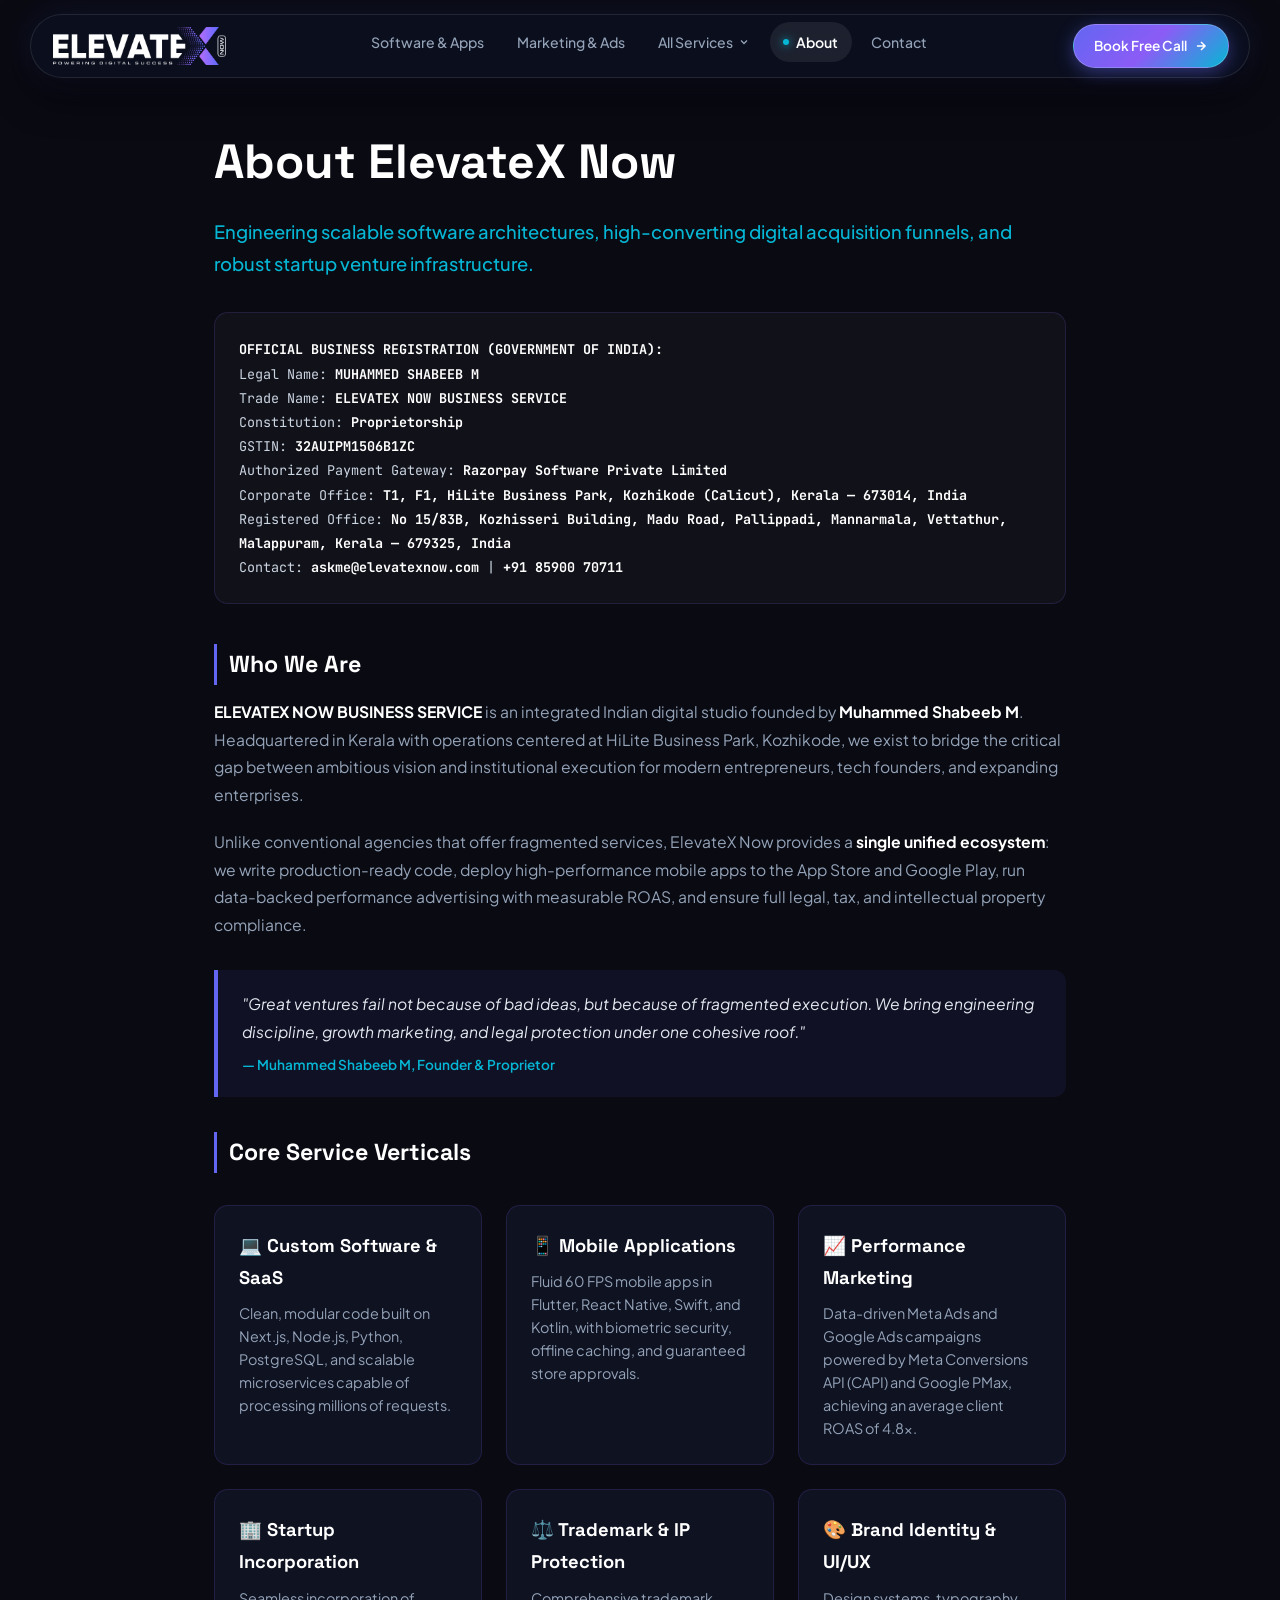
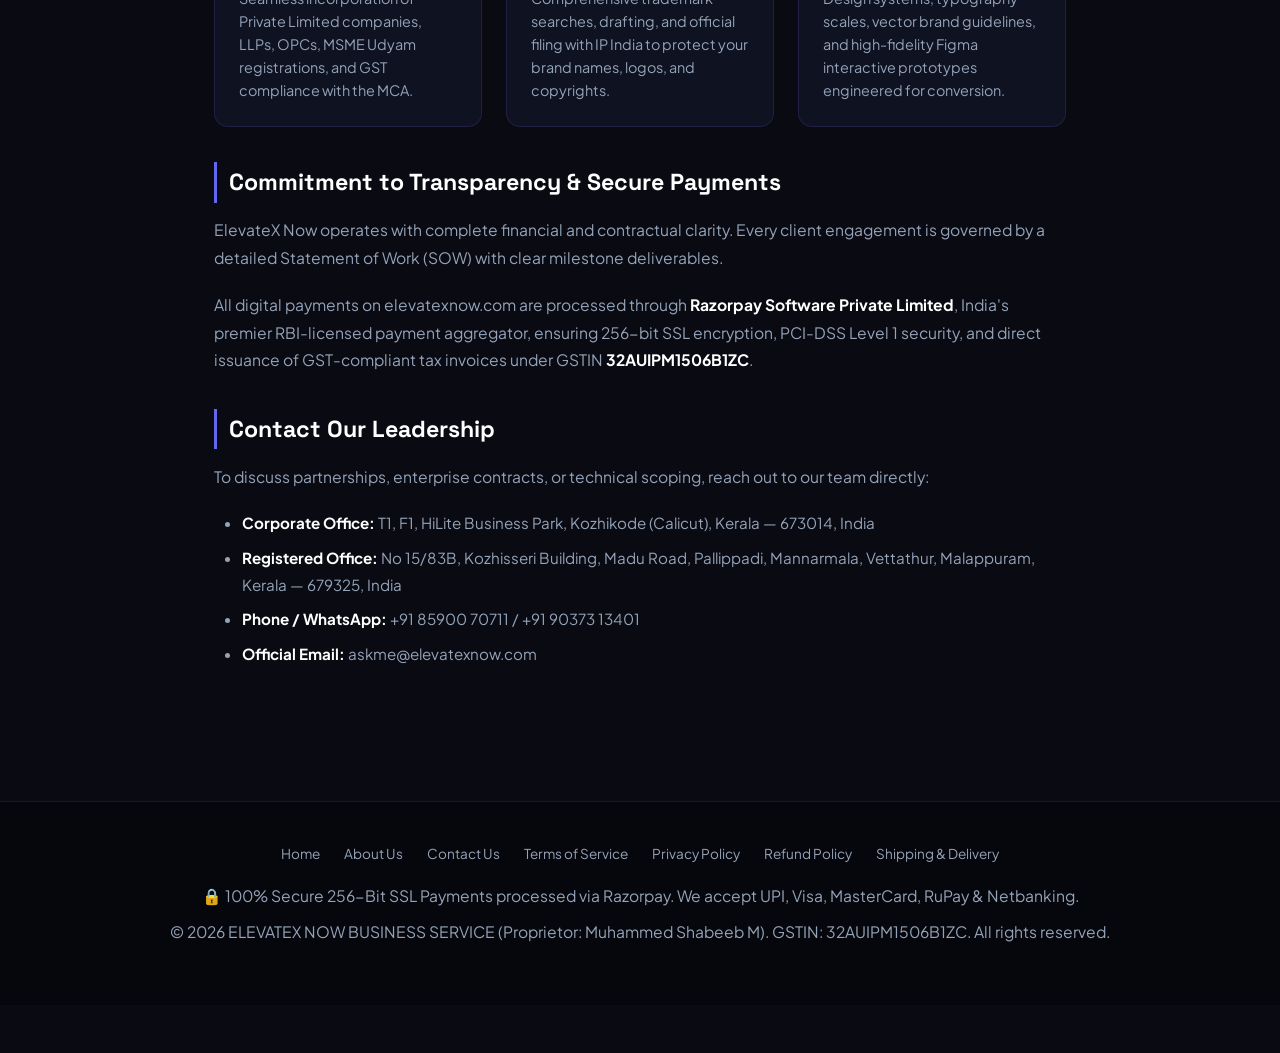
<file: about.html>
<!DOCTYPE html>
<html lang="en">
<head>
  <meta charset="UTF-8"/>
  <meta name="viewport" content="width=device-width, initial-scale=1.0"/>
  <title>About Us | ElevateX Now Business Service</title>
  <meta name="description" content="About ElevateX Now Business Service - India's integrated technology, mobile app engineering, performance marketing, and startup solutions studio."/>
  <meta name="robots" content="index, follow"/>
  <link rel="canonical" href="https://elevatexnow.com/about.html"/>
  <link rel="preconnect" href="https://fonts.googleapis.com"/>
  <link rel="preconnect" href="https://fonts.gstatic.com" crossorigin/>
  <link href="https://fonts.googleapis.com/css2?family=Plus+Jakarta+Sans:wght@400;500;600;700&family=Space+Grotesk:wght@600;700&family=JetBrains+Mono:wght@400;600&display=swap" rel="stylesheet"/>
  <link rel="stylesheet" href="/nav.css"/>
  <style>
    :root {
      --bg: #090a12;
      --bg-surface: #0e111f;
      --bg-card: rgba(18, 22, 41, 0.7);
      --text: #f8fafc;
      --text-muted: #94a3b8;
      --primary: #6366f1;
      --cyan: #06b6d4;
      --emerald: #10b981;
      --border: rgba(139, 92, 246, 0.16);
      --grad-main: linear-gradient(135deg, #6366f1 0%, #8b5cf6 50%, #06b6d4 100%);
    }
    *, *::before, *::after { box-sizing: border-box; margin: 0; padding: 0; }
    body { font-family: 'Plus Jakarta Sans', sans-serif; background: var(--bg); color: var(--text); line-height: 1.75; padding-bottom: 3rem; }
    main { max-width: 900px; margin: 0 auto; padding: 120px 1.5rem 50px; }
    h1 { font-family: 'Space Grotesk', sans-serif; font-size: clamp(2.2rem, 4.5vw, 3rem); font-weight: 700; color: #fff; margin-bottom: 0.75rem; }
    .hero-lead { font-size: 1.15rem; color: var(--cyan); margin-bottom: 2rem; font-weight: 500; }
    h2 { font-family: 'Space Grotesk', sans-serif; font-size: 1.45rem; color: #fff; margin: 2.2rem 0 0.85rem; border-left: 3px solid var(--primary); padding-left: 0.75rem; }
    p { font-size: 0.98rem; color: var(--text-muted); margin-bottom: 1.25rem; }
    ul { margin: 0 0 1.25rem 1.75rem; color: var(--text-muted); font-size: 0.95rem; }
    li { margin-bottom: 0.5rem; }
    strong { color: #fff; }
    .legal-entity-box { background: rgba(255, 255, 255, 0.03); border: 1px solid var(--border); border-radius: 14px; padding: 1.5rem; margin-bottom: 2.5rem; font-family: 'JetBrains Mono', monospace; font-size: 0.84rem; color: #cbd5e1; line-height: 1.8; }
    
    .pillars-grid { display: grid; grid-template-columns: repeat(auto-fit, minmax(260px, 1fr)); gap: 1.5rem; margin: 2rem 0; }
    .pillar-card { background: var(--bg-card); border: 1px solid var(--border); border-radius: 14px; padding: 1.5rem; }
    .pillar-card h3 { font-family: 'Space Grotesk', sans-serif; font-size: 1.15rem; color: #fff; margin-bottom: 0.5rem; }
    .pillar-card p { font-size: 0.9rem; color: var(--text-muted); margin-bottom: 0; line-height: 1.6; }
    
    .quote-box { background: rgba(99, 102, 241, 0.08); border-left: 4px solid var(--primary); padding: 1.25rem 1.5rem; border-radius: 0 12px 12px 0; margin: 2rem 0; }
    .quote-box p { font-style: italic; color: #e2e8f0; margin-bottom: 0.5rem; }
    .quote-author { font-size: 0.85rem; color: var(--cyan); font-weight: 600; }
    
    footer { background: #06070c; padding: 2.5rem 5%; text-align: center; font-size: 0.82rem; color: var(--text-muted); border-top: 1px solid var(--border); margin-top: 4rem; }
    .footer-links { display: flex; justify-content: center; gap: 1.5rem; flex-wrap: wrap; margin-bottom: 1rem; }
    .footer-links a { color: var(--text-muted); text-decoration: none; font-size: 0.85rem; }
    .footer-links a:hover { color: var(--cyan); }
  </style>
</head>
<body>

  <!-- Header - Universal Floating Capsule -->
  <header class="site-header" id="siteHeader">
    <div class="nav-inner">
      <a href="/" class="brand-logo" aria-label="ElevateX Now Homepage">
        <img src="/logo.png" alt="ElevateX Now — Powering Digital Success" class="header-logo-img" width="172" height="38"/>
      </a>

      <nav aria-label="Primary Navigation">
        <ul class="nav-links">
          <li class="nav-item">
            <a href="/software-development.html" class="nav-link-item">
              <span>Software &amp; Apps</span>
            </a>
          </li>
          <li class="nav-item">
            <a href="/marketing.html" class="nav-link-item">
              <span>Marketing &amp; Ads</span>
            </a>
          </li>
          <li class="nav-item nav-has-dropdown">
            <button class="nav-dropdown-trigger" type="button" aria-haspopup="true" aria-expanded="false">
              <span>All Services</span>
              <svg class="chevron-icon" width="12" height="12" viewBox="0 0 24 24" fill="none" stroke="currentColor" stroke-width="2.5"><path d="M6 9l6 6 6-6"/></svg>
            </button>
            <div class="nav-dropdown-menu">
              <a href="/software-development.html" class="dropdown-card-item">
                <div class="dd-card-icon" style="color: #06b6d4;">💻</div>
                <div class="dd-card-text">
                  <div class="dd-card-title">Custom Software &amp; SaaS</div>
                  <div class="dd-card-desc">Web platforms, microservices &amp; APIs</div>
                </div>
              </a>
              <a href="/software-development.html#mobile" class="dropdown-card-item">
                <div class="dd-card-icon" style="color: #818cf8;">📱</div>
                <div class="dd-card-text">
                  <div class="dd-card-title">iOS &amp; Android Apps</div>
                  <div class="dd-card-desc">60 FPS native apps in Flutter &amp; Swift</div>
                </div>
              </a>
              <a href="/marketing.html" class="dropdown-card-item">
                <div class="dd-card-icon" style="color: #f43f5e;">📈</div>
                <div class="dd-card-text">
                  <div class="dd-card-title">Performance Marketing</div>
                  <div class="dd-card-desc">Meta CAPI &amp; Google Ads PMax scaling</div>
                </div>
              </a>
              <a href="/branding.html" class="dropdown-card-item">
                <div class="dd-card-icon" style="color: #a855f7;">🎨</div>
                <div class="dd-card-text">
                  <div class="dd-card-title">Brand Identity &amp; UI/UX</div>
                  <div class="dd-card-desc">Figma prototypes &amp; design systems</div>
                </div>
              </a>
              <a href="/startup-registration.html" class="dropdown-card-item">
                <div class="dd-card-icon" style="color: #10b981;">🏢</div>
                <div class="dd-card-text">
                  <div class="dd-card-title">Startup Incorporation</div>
                  <div class="dd-card-desc">Pvt Ltd, LLP, MSME Udyam &amp; MCA setup</div>
                </div>
              </a>
              <a href="/legal-compliance.html" class="dropdown-card-item">
                <div class="dd-card-icon" style="color: #38bdf8;">⚖️</div>
                <div class="dd-card-text">
                  <div class="dd-card-title">Trademark &amp; IP Protection</div>
                  <div class="dd-card-desc">Trademark search, filing &amp; compliance</div>
                </div>
              </a>
            </div>
          </li>
          <li class="nav-item">
            <a href="/about.html" class="nav-link-item active">
              <span class="nav-dot-active"></span>
              <span>About</span>
            </a>
          </li>
          <li class="nav-item">
            <a href="/contact.html" class="nav-link-item">Contact</a>
          </li>
        </ul>
      </nav>

      <div class="nav-actions">
        <a href="/contact.html" class="btn-nav-cta">
          <span>Book Free Call</span>
          <svg width="14" height="14" viewBox="0 0 24 24" fill="none" stroke="currentColor" stroke-width="2.5"><path d="M5 12h14M12 5l7 7-7 7"/></svg>
        </a>
      </div>

      <button class="mobile-toggle" id="mobileMenuBtn" aria-label="Toggle Navigation Menu">
        <svg width="22" height="22" viewBox="0 0 24 24" fill="none" stroke="currentColor" stroke-width="2.2" stroke-linecap="round" stroke-linejoin="round"><line x1="3" y1="12" x2="21" y2="12"></line><line x1="3" y1="6" x2="21" y2="6"></line><line x1="3" y1="18" x2="21" y2="18"></line></svg>
      </button>
    </div>
  </header>

  <!-- Mobile Drawer -->
  <div class="mobile-drawer" id="mobileDrawer">
    <a href="/software-development.html" class="mob-link">💻 Custom Software &amp; Mobile Apps</a>
    <a href="/marketing.html" class="mob-link">📈 Performance Marketing &amp; SEO</a>
    <a href="/branding.html" class="mob-link">🎨 Brand Identity &amp; UI/UX</a>
    <a href="/startup-registration.html" class="mob-link">🏢 Startup Registration (Pvt Ltd / LLP)</a>
    <a href="/legal-compliance.html" class="mob-link">⚖️ Legal, IP &amp; Trademark Protection</a>
    <a href="/about.html" class="mob-link active">ℹ️ About Us</a>
    <a href="/contact.html" class="mob-link">📞 Contact Us</a>
    <a href="/contact.html" class="mob-cta">Book Free Call →</a>
  </div>

<main>
  <h1>About ElevateX Now</h1>
  <p class="hero-lead">Engineering scalable software architectures, high-converting digital acquisition funnels, and robust startup venture infrastructure.</p>

  <div class="legal-entity-box">
    <strong>OFFICIAL BUSINESS REGISTRATION (GOVERNMENT OF INDIA):</strong><br/>
    Legal Name: <strong>MUHAMMED SHABEEB M</strong><br/>
    Trade Name: <strong>ELEVATEX NOW BUSINESS SERVICE</strong><br/>
    Constitution: <strong>Proprietorship</strong><br/>
    GSTIN: <strong>32AUIPM1506B1ZC</strong><br/>
    Authorized Payment Gateway: <strong>Razorpay Software Private Limited</strong><br/>
    Corporate Office: <strong>T1, F1, HiLite Business Park, Kozhikode (Calicut), Kerala — 673014, India</strong><br/>
    Registered Office: <strong>No 15/83B, Kozhisseri Building, Madu Road, Pallippadi, Mannarmala, Vettathur, Malappuram, Kerala — 679325, India</strong><br/>
    Contact: <strong>askme@elevatexnow.com</strong> | <strong>+91 85900 70711</strong>
  </div>

  <h2>Who We Are</h2>
  <p>
    <strong>ELEVATEX NOW BUSINESS SERVICE</strong> is an integrated Indian digital studio founded by <strong>Muhammed Shabeeb M</strong>. Headquartered in Kerala with operations centered at HiLite Business Park, Kozhikode, we exist to bridge the critical gap between ambitious vision and institutional execution for modern entrepreneurs, tech founders, and expanding enterprises.
  </p>
  <p>
    Unlike conventional agencies that offer fragmented services, ElevateX Now provides a <strong>single unified ecosystem</strong>: we write production-ready code, deploy high-performance mobile apps to the App Store and Google Play, run data-backed performance advertising with measurable ROAS, and ensure full legal, tax, and intellectual property compliance.
  </p>

  <div class="quote-box">
    <p>"Great ventures fail not because of bad ideas, but because of fragmented execution. We bring engineering discipline, growth marketing, and legal protection under one cohesive roof."</p>
    <div class="quote-author">— Muhammed Shabeeb M, Founder &amp; Proprietor</div>
  </div>

  <h2>Core Service Verticals</h2>
  <div class="pillars-grid">
    <div class="pillar-card">
      <h3>💻 Custom Software &amp; SaaS</h3>
      <p>Clean, modular code built on Next.js, Node.js, Python, PostgreSQL, and scalable microservices capable of processing millions of requests.</p>
    </div>
    <div class="pillar-card">
      <h3>📱 Mobile Applications</h3>
      <p>Fluid 60 FPS mobile apps in Flutter, React Native, Swift, and Kotlin, with biometric security, offline caching, and guaranteed store approvals.</p>
    </div>
    <div class="pillar-card">
      <h3>📈 Performance Marketing</h3>
      <p>Data-driven Meta Ads and Google Ads campaigns powered by Meta Conversions API (CAPI) and Google PMax, achieving an average client ROAS of 4.8x.</p>
    </div>
    <div class="pillar-card">
      <h3>🏢 Startup Incorporation</h3>
      <p>Seamless incorporation of Private Limited companies, LLPs, OPCs, MSME Udyam registrations, and GST compliance with the MCA.</p>
    </div>
    <div class="pillar-card">
      <h3>⚖️ Trademark &amp; IP Protection</h3>
      <p>Comprehensive trademark searches, drafting, and official filing with IP India to protect your brand names, logos, and copyrights.</p>
    </div>
    <div class="pillar-card">
      <h3>🎨 Brand Identity &amp; UI/UX</h3>
      <p>Design systems, typography scales, vector brand guidelines, and high-fidelity Figma interactive prototypes engineered for conversion.</p>
    </div>
  </div>

  <h2>Commitment to Transparency &amp; Secure Payments</h2>
  <p>
    ElevateX Now operates with complete financial and contractual clarity. Every client engagement is governed by a detailed Statement of Work (SOW) with clear milestone deliverables.
  </p>
  <p>
    All digital payments on elevatexnow.com are processed through <strong>Razorpay Software Private Limited</strong>, India's premier RBI-licensed payment aggregator, ensuring 256-bit SSL encryption, PCI-DSS Level 1 security, and direct issuance of GST-compliant tax invoices under GSTIN <strong>32AUIPM1506B1ZC</strong>.
  </p>

  <h2>Contact Our Leadership</h2>
  <p>
    To discuss partnerships, enterprise contracts, or technical scoping, reach out to our team directly:
  </p>
  <ul>
    <li><strong>Corporate Office:</strong> T1, F1, HiLite Business Park, Kozhikode (Calicut), Kerala — 673014, India</li>
    <li><strong>Registered Office:</strong> No 15/83B, Kozhisseri Building, Madu Road, Pallippadi, Mannarmala, Vettathur, Malappuram, Kerala — 679325, India</li>
    <li><strong>Phone / WhatsApp:</strong> +91 85900 70711 / +91 90373 13401</li>
    <li><strong>Official Email:</strong> askme@elevatexnow.com</li>
  </ul>
</main>

<footer>
  <div class="footer-links">
    <a href="/">Home</a>
    <a href="/about.html">About Us</a>
    <a href="/contact.html">Contact Us</a>
    <a href="/terms.html">Terms of Service</a>
    <a href="/privacy-policy.html">Privacy Policy</a>
    <a href="/refund-policy.html">Refund Policy</a>
    <a href="/shipping-delivery.html">Shipping &amp; Delivery</a>
  </div>
  <p style="margin-bottom: 0.5rem;">
    🔒 100% Secure 256-Bit SSL Payments processed via Razorpay. We accept UPI, Visa, MasterCard, RuPay &amp; Netbanking.
  </p>
  <p>© 2026 ELEVATEX NOW BUSINESS SERVICE (Proprietor: Muhammed Shabeeb M). GSTIN: 32AUIPM1506B1ZC. All rights reserved.</p>
</footer>

<script src="/nav.js" defer></script>
</body>
</html>
</file>
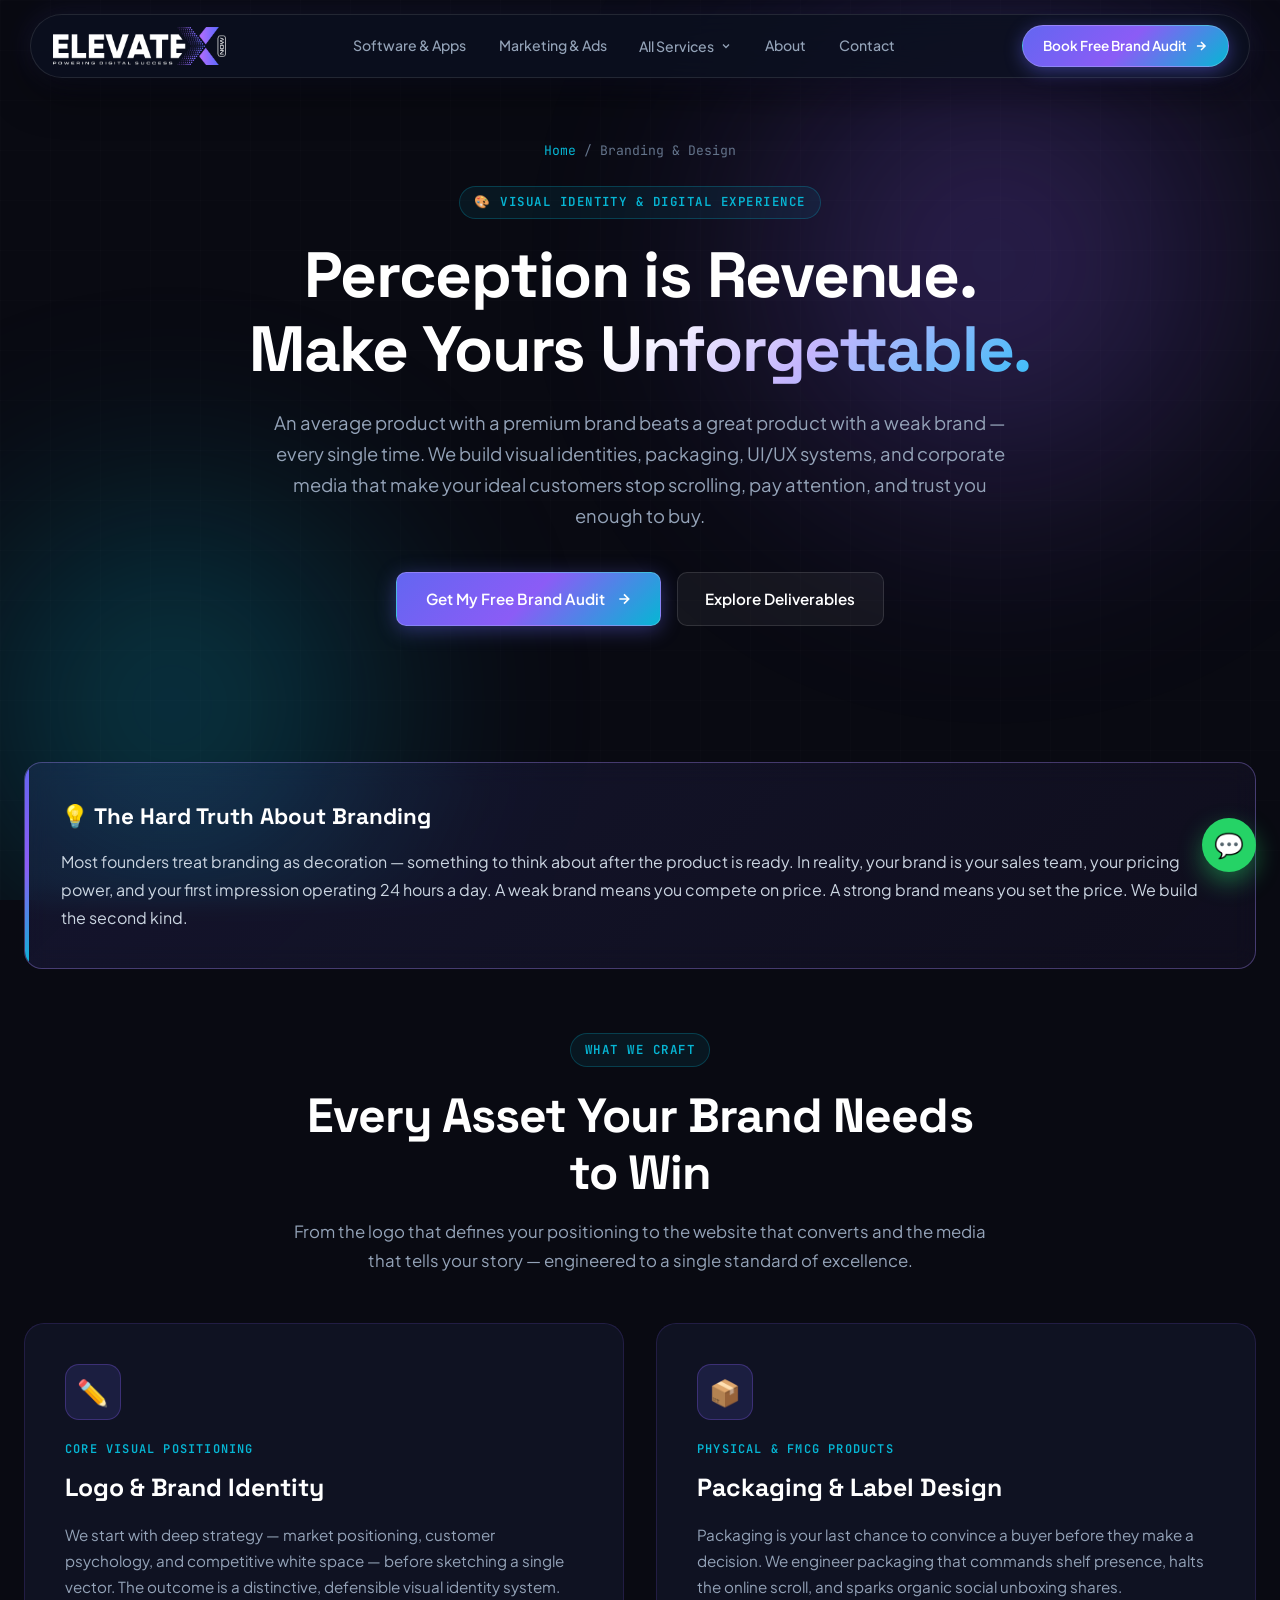
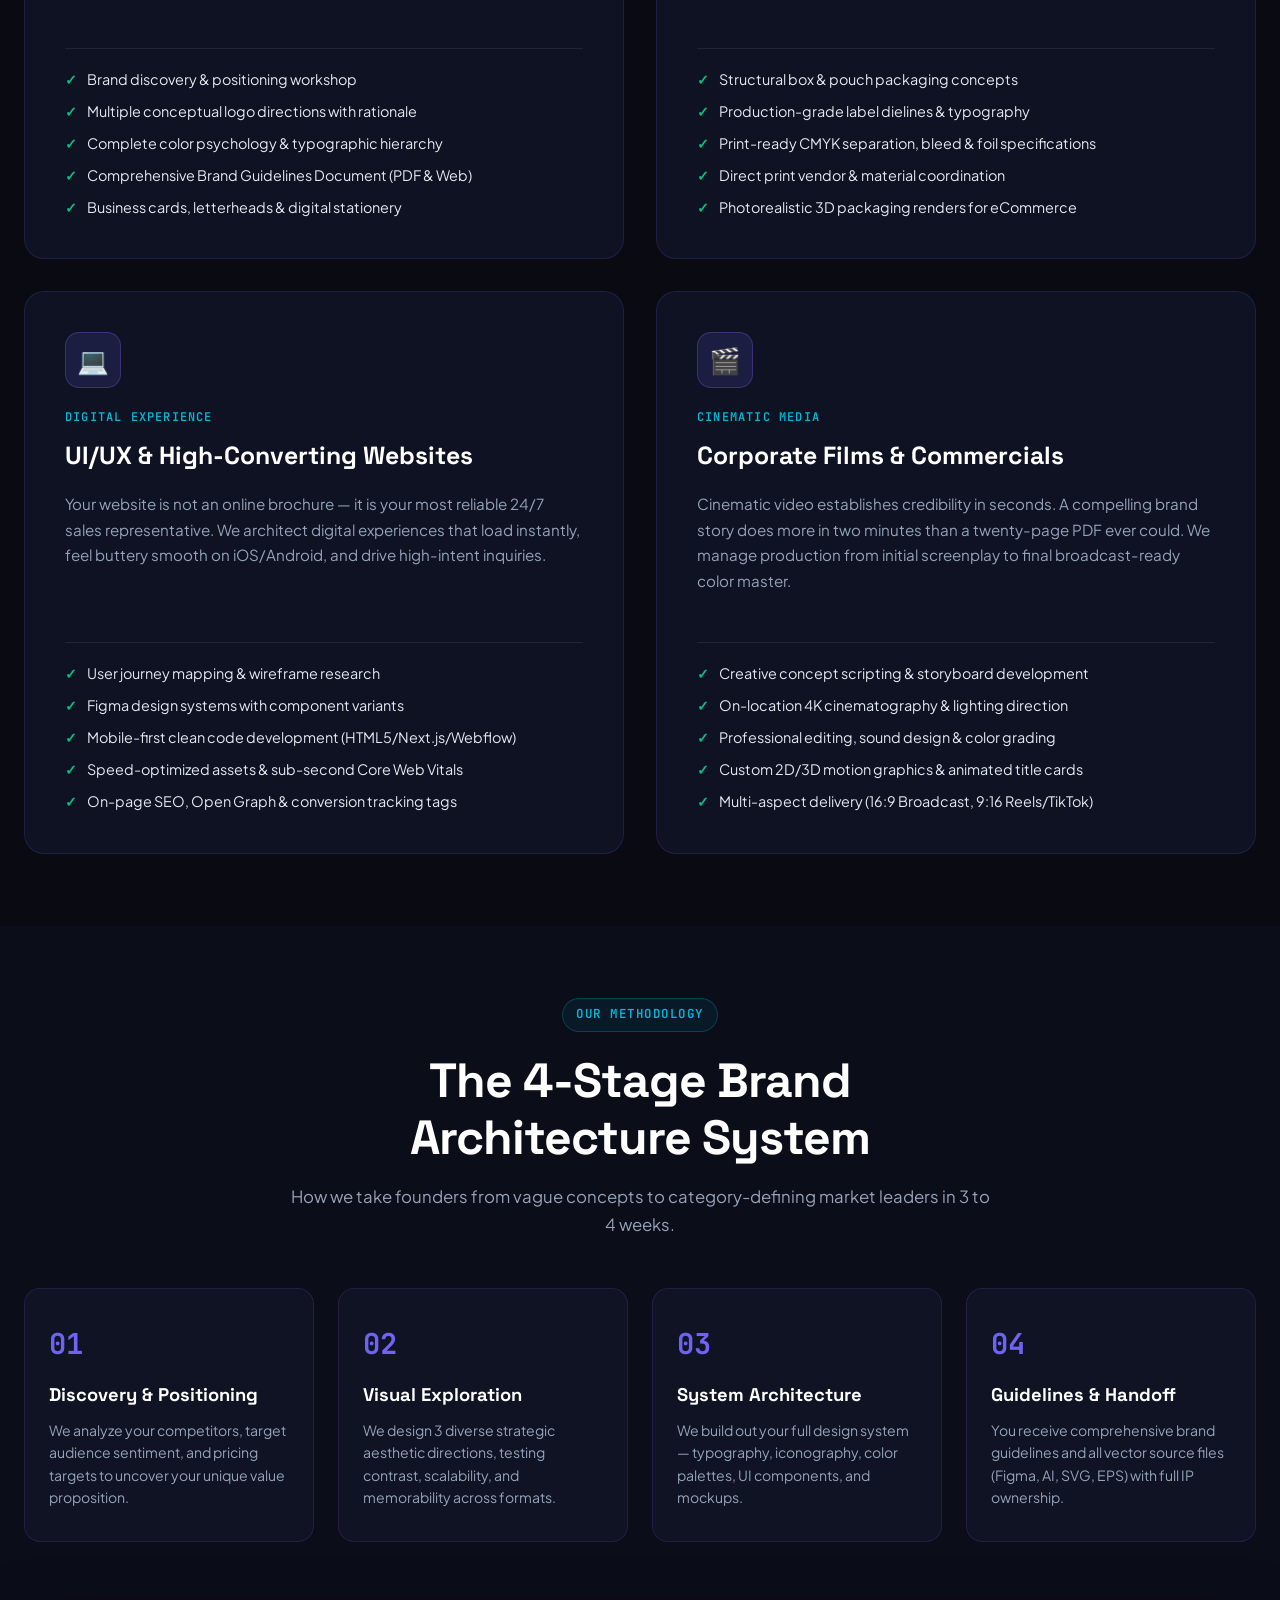
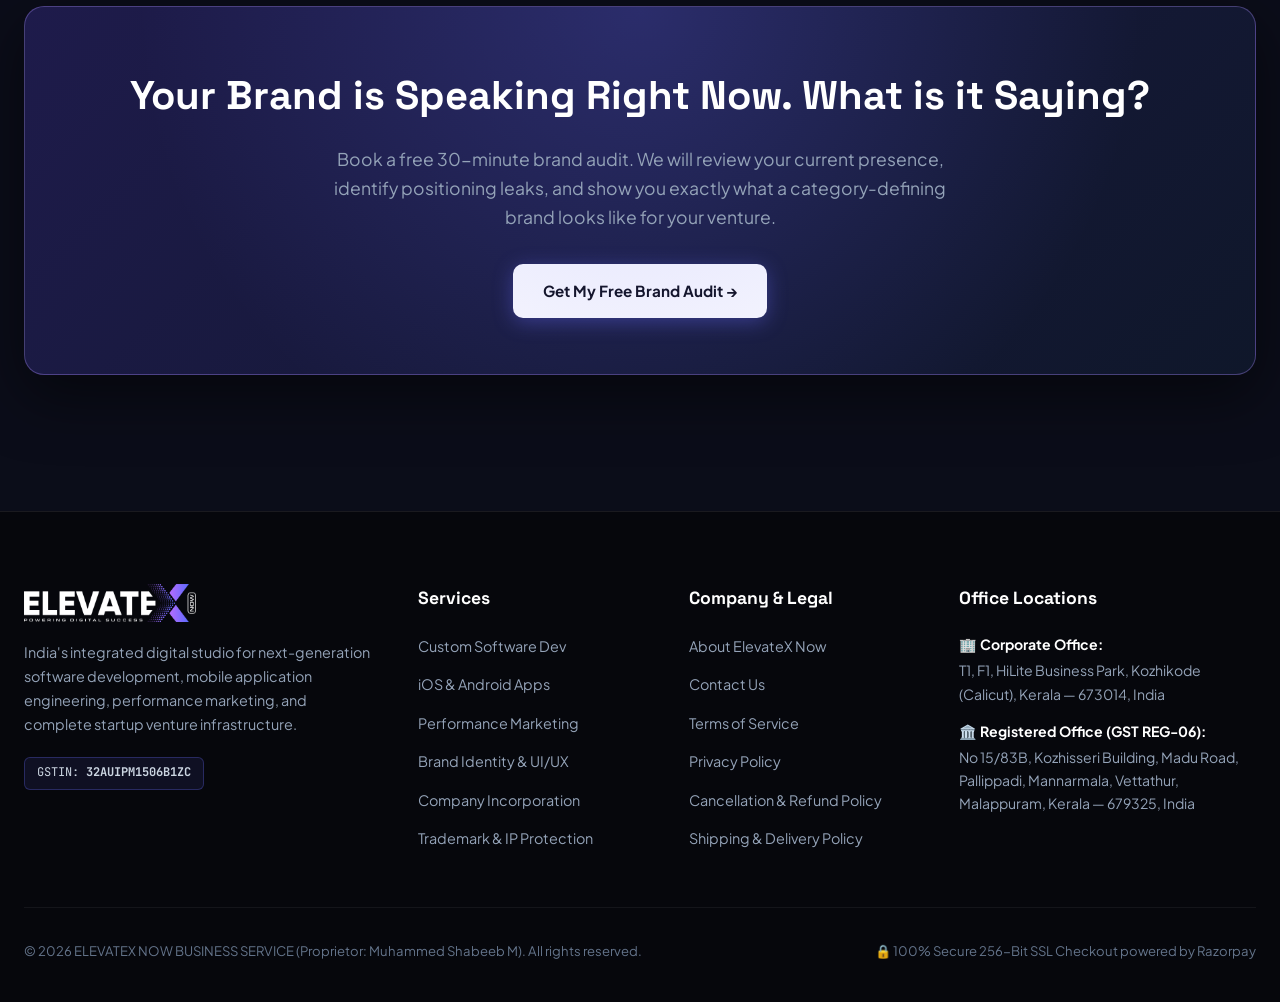
<file: branding.html>
<!DOCTYPE html>
<html lang="en">
<head>
  <meta charset="UTF-8"/>
  <meta name="viewport" content="width=device-width, initial-scale=1.0, viewport-fit=cover"/>
  <title>Brand Identity, Logo Design & UI/UX Development | ElevateX Now</title>
  <meta name="description" content="Build a brand that commands premium pricing. ElevateX Now creates logos, complete brand identities, packaging design, UI/UX systems, and corporate films for startups in India."/>
  <meta name="keywords" content="brand identity Kerala, logo design Calicut, UI UX agency India, packaging design Malappuram, corporate film production, Figma design system"/>
  <meta name="robots" content="index, follow"/>
  <link rel="canonical" href="https://elevatexnow.com/branding.html"/>

  <!-- Google Fonts Preconnect & Stylesheet -->
  <link rel="preconnect" href="https://fonts.googleapis.com"/>
  <link rel="preconnect" href="https://fonts.gstatic.com" crossorigin/>
  <link href="https://fonts.googleapis.com/css2?family=JetBrains+Mono:wght@400;500;600&family=Plus+Jakarta+Sans:wght@300;400;500;600;700;800&family=Space+Grotesk:wght@500;600;700&display=swap" rel="stylesheet"/>
  <link rel="stylesheet" href="/nav.css"/>

  <!-- Open Graph -->
  <meta property="og:type" content="website"/>
  <meta property="og:site_name" content="ElevateX Now"/>
  <meta property="og:locale" content="en_IN"/>
  <meta property="og:url" content="https://elevatexnow.com/branding.html"/>
  <meta property="og:title" content="Brand Identity, Logo Design & UI/UX Development | ElevateX Now"/>
  <meta property="og:description" content="Build a brand that commands premium pricing and converts. Complete logo design, packaging, UI/UX systems, and corporate films."/>
  <meta property="og:image" content="https://elevatexnow.com/og-branding.jpg"/>
  <meta property="og:image:width" content="1200"/>
  <meta property="og:image:height" content="630"/>
  <meta property="og:image:alt" content="ElevateX Now — Powering Digital Success"/>

  <!-- Twitter / X -->
  <meta name="twitter:card" content="summary_large_image"/>
  <meta name="twitter:site" content="@elevatexnow"/>
  <meta name="twitter:title" content="Brand Identity & UI/UX Design | ElevateX Now"/>
  <meta name="twitter:description" content="Build a brand that commands premium pricing. High-impact logos, packaging, and digital design systems."/>
  <meta name="twitter:image" content="https://elevatexnow.com/og-branding.jpg"/>

  <!-- Structured Data -->
  <script type="application/ld+json">
  {
    "@context": "https://schema.org",
    "@type": "Service",
    "serviceType": "Branding & Design",
    "provider": {
      "@type": "LocalBusiness",
      "name": "ElevateX Now Business Service",
      "legalName": "MUHAMMED SHABEEB M",
      "taxID": "32AUIPM1506B1ZC",
      "url": "https://elevatexnow.com",
      "telephone": "+91-85900-70711",
      "address": {
        "@type": "PostalAddress",
        "streetAddress": "T1, F1, HiLite Business Park",
        "addressLocality": "Kozhikode",
        "addressRegion": "Kerala",
        "postalCode": "673014",
        "addressCountry": "IN"
      }
    },
    "name": "Brand Identity, Logo Design & UI/UX Development",
    "description": "Logo design, brand identity, packaging, UI/UX, website development, and corporate film production for startups and MSMEs in India.",
    "areaServed": "IN"
  }
  </script>
  <script type="application/ld+json">
  {
    "@context": "https://schema.org",
    "@type": "BreadcrumbList",
    "itemListElement": [
      { "@type": "ListItem", "position": 1, "name": "Home", "item": "https://elevatexnow.com/" },
      { "@type": "ListItem", "position": 2, "name": "Branding & Design", "item": "https://elevatexnow.com/branding.html" }
    ]
  }
  </script>
  <script type="application/ld+json">
  {
    "@context": "https://schema.org",
    "@type": "FAQPage",
    "mainEntity": [
      {
        "@type": "Question",
        "name": "How long does brand identity design take?",
        "acceptedAnswer": {
          "@type": "Answer",
          "text": "A complete brand identity project at ElevateX Now typically takes 3 to 4 weeks from discovery workshop to final delivery, including logo, color system, typography, and brand guidelines."
        }
      },
      {
        "@type": "Question",
        "name": "Do you build websites or just design them?",
        "acceptedAnswer": {
          "@type": "Answer",
          "text": "Both. ElevateX Now handles the full stack — UX research, UI design, frontend development, CMS integration (Next.js, Webflow, WordPress), on-page SEO, and speed optimization."
        }
      }
    ]
  }
  </script>

  <style>
    :root {
      --bg: #090a12;
      --bg-surface: #0e111f;
      --bg-card: rgba(18, 22, 41, 0.75);
      --bg-card-hover: rgba(26, 32, 60, 0.85);
      --border: rgba(139, 92, 246, 0.16);
      --border-strong: rgba(167, 139, 250, 0.35);
      --border-cyan: rgba(6, 182, 212, 0.3);
      --text: #f8fafc;
      --text-muted: #94a3b8;
      --text-dim: #64748b;
      --primary: #6366f1;
      --primary-light: #818cf8;
      --violet: #8b5cf6;
      --cyan: #06b6d4;
      --cyan-light: #22d3ee;
      --emerald: #10b981;
      --purple-accent: #a855f7;
      --grad-main: linear-gradient(135deg, #6366f1 0%, #8b5cf6 50%, #06b6d4 100%);
      --grad-text: linear-gradient(135deg, #ffffff 10%, #c4b5fd 50%, #38bdf8 100%);
      --font-body: 'Plus Jakarta Sans', sans-serif;
      --font-heading: 'Space Grotesk', sans-serif;
      --font-mono: 'JetBrains Mono', monospace;
      --ease: cubic-bezier(0.16, 1, 0.3, 1);
      --nav-h: 76px;
    }

    *, *::before, *::after { box-sizing: border-box; margin: 0; padding: 0; -webkit-tap-highlight-color: transparent; }
    html { scroll-behavior: smooth; font-size: 16px; color-scheme: dark; }
    body { background-color: var(--bg); color: var(--text); font-family: var(--font-body); line-height: 1.65; overflow-x: hidden; min-height: 100vh; position: relative; }

    /* Cyber Mesh Background */
    .cyber-mesh { position: fixed; inset: 0; pointer-events: none; z-index: 0; overflow: hidden; }
    .mesh-blob { position: absolute; border-radius: 50%; filter: blur(100px); opacity: 0.35; animation: floatPulse 18s ease-in-out infinite alternate; will-change: transform; }
    .blob-1 { top: -10%; right: -5%; width: 700px; height: 700px; background: radial-gradient(circle, #8b5cf6 0%, rgba(139, 92, 246, 0) 70%); }
    .blob-2 { top: 45%; left: -10%; width: 600px; height: 600px; background: radial-gradient(circle, #06b6d4 0%, rgba(6, 182, 212, 0) 70%); }
    @keyframes floatPulse { 0% { transform: translate(0, 0) scale(1); } 50% { transform: translate(40px, -30px) scale(1.08); } 100% { transform: translate(-30px, 40px) scale(0.95); } }
    .grid-overlay { position: fixed; inset: 0; background-image: linear-gradient(rgba(255, 255, 255, 0.02) 1px, transparent 1px), linear-gradient(90deg, rgba(255, 255, 255, 0.02) 1px, transparent 1px); background-size: 50px 50px; pointer-events: none; z-index: 1; opacity: 0.6; }
    .container { width: 100%; max-width: 1280px; margin: 0 auto; padding: 0 1.5rem; position: relative; z-index: 2; }
    a { color: inherit; text-decoration: none; transition: all 0.25s var(--ease); }

    /* Page Hero */
    .page-hero { padding-top: calc(var(--nav-h) + 4rem); padding-bottom: 4rem; text-align: center; }
    .breadcrumb-nav { display: flex; align-items: center; justify-content: center; gap: 0.5rem; font-size: 0.82rem; font-family: var(--font-mono); color: var(--text-dim); margin-bottom: 1.5rem; }
    .breadcrumb-nav a { color: var(--cyan); }
    .section-eyebrow { font-family: var(--font-mono); font-size: 0.78rem; font-weight: 600; letter-spacing: 0.12em; text-transform: uppercase; color: var(--cyan); display: inline-flex; align-items: center; gap: 0.5rem; padding: 0.35rem 0.85rem; background: rgba(6, 182, 212, 0.08); border: 1px solid rgba(6, 182, 212, 0.25); border-radius: 9999px; margin-bottom: 1.25rem; }
    .page-title { font-family: var(--font-heading); font-size: clamp(2.4rem, 5vw, 4rem); font-weight: 700; color: #fff; line-height: 1.15; letter-spacing: -0.02em; margin-bottom: 1.25rem; }
    .page-title .glow-text { background: var(--grad-text); -webkit-background-clip: text; -webkit-text-fill-color: transparent; }
    .page-lead { font-size: 1.15rem; color: var(--text-muted); max-width: 760px; margin: 0 auto 2.5rem auto; line-height: 1.7; }
    .hero-btn-row { display: flex; justify-content: center; gap: 1rem; flex-wrap: wrap; }

    /* Buttons */
    .btn-primary { background: var(--grad-main); color: #fff; font-size: 0.95rem; font-weight: 600; padding: 0.85rem 1.8rem; border-radius: 10px; display: inline-flex; align-items: center; justify-content: center; gap: 0.65rem; border: 1px solid rgba(255, 255, 255, 0.2); box-shadow: 0 4px 20px rgba(99, 102, 241, 0.4); }
    .btn-primary:hover { transform: translateY(-2px); box-shadow: 0 8px 30px rgba(99, 102, 241, 0.6); }
    .btn-secondary { background: rgba(255, 255, 255, 0.05); color: #fff; font-size: 0.95rem; font-weight: 600; padding: 0.85rem 1.7rem; border-radius: 10px; display: inline-flex; align-items: center; justify-content: center; gap: 0.65rem; border: 1px solid rgba(255, 255, 255, 0.12); }
    .btn-secondary:hover { background: rgba(255, 255, 255, 0.1); border-color: rgba(255, 255, 255, 0.25); }

    /* Section Styling */
    .section-spacing { padding: 4.5rem 0; position: relative; }
    .section-header { text-align: center; max-width: 700px; margin: 0 auto 3rem auto; }
    .section-title { font-family: var(--font-heading); font-size: clamp(2rem, 3.8vw, 3rem); font-weight: 700; color: #fff; line-height: 1.2; letter-spacing: -0.02em; margin-bottom: 1rem; }
    .section-desc { font-size: 1.05rem; color: var(--text-muted); line-height: 1.7; }

    /* Hard Truth Box */
    .truth-box { background: linear-gradient(135deg, rgba(99, 102, 241, 0.12) 0%, rgba(139, 92, 246, 0.05) 100%); border: 1px solid var(--border-strong); border-radius: 18px; padding: 2.25rem; margin-bottom: 4rem; position: relative; overflow: hidden; backdrop-filter: blur(12px); }
    .truth-box::before { content: ''; position: absolute; top: 0; left: 0; width: 4px; height: 100%; background: var(--grad-main); }
    .truth-box h3 { font-family: var(--font-heading); font-size: 1.4rem; font-weight: 700; color: #fff; margin-bottom: 0.75rem; display: flex; align-items: center; gap: 0.6rem; }
    .truth-box p { font-size: 1rem; color: #cbd5e1; line-height: 1.75; }

    /* Services Grid */
    .services-grid { display: grid; grid-template-columns: repeat(2, 1fr); gap: 2rem; }
    .service-card { background: var(--bg-card); border: 1px solid var(--border); border-radius: 20px; padding: 2.5rem; position: relative; transition: all 0.3s var(--ease); backdrop-filter: blur(12px); display: flex; flex-direction: column; justify-content: space-between; }
    .service-card:hover { border-color: var(--primary-light); transform: translateY(-4px); background: var(--bg-card-hover); box-shadow: 0 14px 40px rgba(0, 0, 0, 0.5), 0 0 30px rgba(99, 102, 241, 0.15); }
    .card-top { margin-bottom: 1.5rem; }
    .card-icon { width: 56px; height: 56px; border-radius: 14px; background: rgba(99, 102, 241, 0.15); border: 1px solid rgba(139, 92, 246, 0.3); display: flex; align-items: center; justify-content: center; font-size: 1.6rem; margin-bottom: 1.25rem; }
    .card-tag { font-family: var(--font-mono); font-size: 0.75rem; font-weight: 600; text-transform: uppercase; letter-spacing: 0.1em; color: var(--cyan); margin-bottom: 0.5rem; }
    .service-card h3 { font-family: var(--font-heading); font-size: 1.55rem; font-weight: 700; color: #fff; margin-bottom: 0.85rem; }
    .service-card p { font-size: 0.95rem; color: var(--text-muted); line-height: 1.7; margin-bottom: 1.5rem; }
    .features-list { list-style: none; display: flex; flex-direction: column; gap: 0.65rem; border-top: 1px solid rgba(255, 255, 255, 0.08); padding-top: 1.25rem; }
    .features-list li { font-size: 0.9rem; color: #e2e8f0; display: flex; align-items: flex-start; gap: 0.6rem; line-height: 1.5; }
    .features-list li::before { content: '✓'; color: var(--emerald); font-weight: 700; flex-shrink: 0; }

    /* Process Grid */
    .process-grid { display: grid; grid-template-columns: repeat(4, 1fr); gap: 1.5rem; margin-top: 2rem; }
    .process-card { background: var(--bg-card); border: 1px solid var(--border); border-radius: 16px; padding: 2rem 1.5rem; position: relative; transition: all 0.3s; }
    .process-card:hover { border-color: var(--cyan); transform: translateY(-3px); }
    .process-num { font-family: var(--font-mono); font-size: 1.8rem; font-weight: 700; background: var(--grad-main); -webkit-background-clip: text; -webkit-text-fill-color: transparent; margin-bottom: 0.75rem; }
    .process-card h4 { font-family: var(--font-heading); font-size: 1.15rem; font-weight: 700; color: #fff; margin-bottom: 0.5rem; }
    .process-card p { font-size: 0.88rem; color: var(--text-muted); line-height: 1.6; }

    /* CTA Banner */
    .cta-banner { background: linear-gradient(135deg, #1e1b4b 0%, #0f172a 100%); border: 1px solid var(--border-strong); border-radius: 20px; padding: 3.5rem; text-align: center; margin: 4rem 0; box-shadow: 0 20px 60px rgba(0,0,0,0.5); position: relative; overflow: hidden; }
    .cta-banner::before { content: ''; position: absolute; inset: 0; background: radial-gradient(circle at 50% 0%, rgba(99, 102, 241, 0.25), transparent 70%); pointer-events: none; }
    .cta-banner h2 { font-family: var(--font-heading); font-size: clamp(1.8rem, 3.5vw, 2.5rem); color: #fff; margin-bottom: 1rem; position: relative; z-index: 1; }
    .cta-banner p { color: var(--text-muted); font-size: 1.1rem; max-width: 650px; margin: 0 auto 2rem auto; position: relative; z-index: 1; }

    /* Footer */
    footer.site-footer { background: #06070c; border-top: 1px solid rgba(255, 255, 255, 0.08); padding: 4.5rem 0 2.5rem 0; }
    .footer-grid { display: grid; grid-template-columns: 1.4fr 0.9fr 0.9fr 1.2fr; gap: 3rem; margin-bottom: 3.5rem; }
    .footer-heading { font-family: var(--font-heading); font-size: 1.1rem; font-weight: 700; color: #fff; margin-bottom: 1.25rem; }
    .footer-links { list-style: none; display: flex; flex-direction: column; gap: 0.75rem; }
    .footer-links a { font-size: 0.9rem; color: var(--text-muted); }
    .footer-links a:hover { color: var(--cyan); }
    .footer-address-box { font-size: 0.88rem; color: var(--text-muted); line-height: 1.65; }
    .gst-data-chips { display: flex; gap: 0.6rem; flex-wrap: wrap; margin-top: 1rem; }
    .gst-chip { font-family: var(--font-mono); font-size: 0.75rem; background: rgba(99, 102, 241, 0.1); border: 1px solid rgba(99, 102, 241, 0.3); padding: 0.35rem 0.75rem; border-radius: 6px; color: #cbd5e1; }
    .footer-bottom-bar { border-top: 1px solid rgba(255, 255, 255, 0.06); padding-top: 2rem; display: flex; align-items: center; justify-content: space-between; flex-wrap: wrap; gap: 1rem; font-size: 0.82rem; color: var(--text-dim); }

    /* WhatsApp FAB */
    .wa-fab { position: fixed; bottom: 28px; right: 24px; z-index: 900; background: #25d366; color: #fff; width: 54px; height: 54px; border-radius: 50%; display: flex; align-items: center; justify-content: center; font-size: 1.5rem; text-decoration: none; box-shadow: 0 10px 25px rgba(37, 211, 102, 0.45); transition: transform 0.3s; }
    .wa-fab:hover { transform: scale(1.1); }

    @media (max-width: 900px) {
      .services-grid, .footer-grid { grid-template-columns: 1fr; }
      .process-grid { grid-template-columns: repeat(2, 1fr); }
    }
    @media (max-width: 600px) {
      .process-grid { grid-template-columns: 1fr; }
      .cta-banner { padding: 2.5rem 1.5rem; }
    }
  </style>
</head>
<body>

  <!-- Ambient Cyber Background -->
  <div class="cyber-mesh" aria-hidden="true">
    <div class="mesh-blob blob-1"></div>
    <div class="mesh-blob blob-2"></div>
  </div>
  <div class="grid-overlay" aria-hidden="true"></div>

  <!-- Header - Universal Floating Capsule -->
  <header class="site-header" id="siteHeader">
    <div class="nav-inner">
      <a href="/" class="brand-logo" aria-label="ElevateX Now Homepage">
        <img src="/logo.png" alt="ElevateX Now — Powering Digital Success" class="header-logo-img" width="172" height="38"/>
      </a>

      <nav aria-label="Primary Navigation">
        <ul class="nav-links">
          <li class="nav-item">
            <a href="/software-development.html" class="nav-link-item">
              <span>Software &amp; Apps</span>
            </a>
          </li>
          <li class="nav-item">
            <a href="/marketing.html" class="nav-link-item">
              <span>Marketing &amp; Ads</span>
            </a>
          </li>
          <li class="nav-item nav-has-dropdown">
            <button class="nav-dropdown-trigger" type="button" aria-haspopup="true" aria-expanded="false">
              <span>All Services</span>
              <svg class="chevron-icon" width="12" height="12" viewBox="0 0 24 24" fill="none" stroke="currentColor" stroke-width="2.5"><path d="M6 9l6 6 6-6"/></svg>
            </button>
            <div class="nav-dropdown-menu">
              <a href="/software-development.html" class="dropdown-card-item">
                <div class="dd-card-icon" style="color: #06b6d4;">💻</div>
                <div class="dd-card-text">
                  <div class="dd-card-title">Custom Software &amp; SaaS</div>
                  <div class="dd-card-desc">Web platforms, microservices &amp; APIs</div>
                </div>
              </a>
              <a href="/software-development.html#mobile" class="dropdown-card-item">
                <div class="dd-card-icon" style="color: #818cf8;">📱</div>
                <div class="dd-card-text">
                  <div class="dd-card-title">iOS &amp; Android Apps</div>
                  <div class="dd-card-desc">60 FPS native apps in Flutter &amp; Swift</div>
                </div>
              </a>
              <a href="/marketing.html" class="dropdown-card-item">
                <div class="dd-card-icon" style="color: #f43f5e;">📈</div>
                <div class="dd-card-text">
                  <div class="dd-card-title">Performance Marketing</div>
                  <div class="dd-card-desc">Meta CAPI &amp; Google Ads PMax scaling</div>
                </div>
              </a>
              <a href="/branding.html" class="dropdown-card-item">
                <div class="dd-card-icon" style="color: #a855f7;">🎨</div>
                <div class="dd-card-text">
                  <div class="dd-card-title">Brand Identity &amp; UI/UX</div>
                  <div class="dd-card-desc">Figma prototypes &amp; design systems</div>
                </div>
              </a>
              <a href="/startup-registration.html" class="dropdown-card-item">
                <div class="dd-card-icon" style="color: #10b981;">🏢</div>
                <div class="dd-card-text">
                  <div class="dd-card-title">Startup Incorporation</div>
                  <div class="dd-card-desc">Pvt Ltd, LLP, MSME Udyam &amp; MCA setup</div>
                </div>
              </a>
              <a href="/legal-compliance.html" class="dropdown-card-item">
                <div class="dd-card-icon" style="color: #38bdf8;">⚖️</div>
                <div class="dd-card-text">
                  <div class="dd-card-title">Trademark &amp; IP Protection</div>
                  <div class="dd-card-desc">Trademark search, filing &amp; compliance</div>
                </div>
              </a>
            </div>
          </li>
          <li class="nav-item">
            <a href="/about.html" class="nav-link-item">About</a>
          </li>
          <li class="nav-item">
            <a href="/contact.html" class="nav-link-item">Contact</a>
          </li>
        </ul>
      </nav>

      <div class="nav-actions">
        <a href="/contact.html" class="btn-nav-cta">
          <span>Book Free Brand Audit</span>
          <svg width="14" height="14" viewBox="0 0 24 24" fill="none" stroke="currentColor" stroke-width="2.5"><path d="M5 12h14M12 5l7 7-7 7"/></svg>
        </a>
      </div>

      <button class="mobile-toggle" id="mobileMenuBtn" aria-label="Toggle Navigation Menu">
        <svg width="22" height="22" viewBox="0 0 24 24" fill="none" stroke="currentColor" stroke-width="2.2" stroke-linecap="round" stroke-linejoin="round"><line x1="3" y1="12" x2="21" y2="12"></line><line x1="3" y1="6" x2="21" y2="6"></line><line x1="3" y1="18" x2="21" y2="18"></line></svg>
      </button>
    </div>
  </header>

  <!-- Mobile Drawer -->
  <div class="mobile-drawer" id="mobileDrawer">
    <a href="/software-development.html" class="mob-link">💻 Custom Software &amp; Mobile Apps</a>
    <a href="/marketing.html" class="mob-link">📈 Performance Marketing &amp; SEO</a>
    <a href="/branding.html" class="mob-link active">🎨 Brand Identity &amp; UI/UX</a>
    <a href="/startup-registration.html" class="mob-link">🏢 Startup Registration (Pvt Ltd / LLP)</a>
    <a href="/legal-compliance.html" class="mob-link">⚖️ Legal, IP &amp; Trademark Protection</a>
    <a href="/about.html" class="mob-link">ℹ️ About Us</a>
    <a href="/contact.html" class="mob-link">📞 Contact Us</a>
    <a href="/contact.html" class="mob-cta">Book Free Brand Audit →</a>
  </div>

  <main>
    <!-- Page Hero -->
    <section class="page-hero">
      <div class="container">
        <div class="breadcrumb-nav">
          <a href="/">Home</a> <span>/</span> <span>Branding &amp; Design</span>
        </div>
        <div class="section-eyebrow">🎨 Visual Identity &amp; Digital Experience</div>
        <h1 class="page-title">
          Perception is Revenue.<br/>Make Yours <span class="glow-text">Unforgettable.</span>
        </h1>
        <p class="page-lead">
          An average product with a premium brand beats a great product with a weak brand — every single time. We build visual identities, packaging, UI/UX systems, and corporate media that make your ideal customers stop scrolling, pay attention, and trust you enough to buy.
        </p>
        <div class="hero-btn-row">
          <a href="/contact.html" class="btn-primary">
            <span>Get My Free Brand Audit</span>
            <svg width="16" height="16" viewBox="0 0 24 24" fill="none" stroke="currentColor" stroke-width="2.5"><path d="M5 12h14M12 5l7 7-7 7"/></svg>
          </a>
          <a href="#services" class="btn-secondary">
            <span>Explore Deliverables</span>
          </a>
        </div>
      </div>
    </section>

    <!-- Services Section -->
    <section class="section-spacing" id="services">
      <div class="container">
        
        <div class="truth-box">
          <h3>💡 The Hard Truth About Branding</h3>
          <p>
            Most founders treat branding as decoration — something to think about after the product is ready. In reality, your brand is your sales team, your pricing power, and your first impression operating 24 hours a day. A weak brand means you compete on price. A strong brand means you set the price. We build the second kind.
          </p>
        </div>

        <div class="section-header">
          <div class="section-eyebrow">What We Craft</div>
          <h2 class="section-title">Every Asset Your Brand Needs to Win</h2>
          <p class="section-desc">
            From the logo that defines your positioning to the website that converts and the media that tells your story — engineered to a single standard of excellence.
          </p>
        </div>

        <div class="services-grid">
          
          <div class="service-card">
            <div class="card-top">
              <div class="card-icon">✏️</div>
              <div class="card-tag">Core Visual Positioning</div>
              <h3>Logo &amp; Brand Identity</h3>
              <p>
                We start with deep strategy — market positioning, customer psychology, and competitive white space — before sketching a single vector. The outcome is a distinctive, defensible visual identity system.
              </p>
            </div>
            <ul class="features-list">
              <li>Brand discovery &amp; positioning workshop</li>
              <li>Multiple conceptual logo directions with rationale</li>
              <li>Complete color psychology &amp; typographic hierarchy</li>
              <li>Comprehensive Brand Guidelines Document (PDF &amp; Web)</li>
              <li>Business cards, letterheads &amp; digital stationery</li>
            </ul>
          </div>

          <div class="service-card">
            <div class="card-top">
              <div class="card-icon">📦</div>
              <div class="card-tag">Physical &amp; FMCG Products</div>
              <h3>Packaging &amp; Label Design</h3>
              <p>
                Packaging is your last chance to convince a buyer before they make a decision. We engineer packaging that commands shelf presence, halts the online scroll, and sparks organic social unboxing shares.
              </p>
            </div>
            <ul class="features-list">
              <li>Structural box &amp; pouch packaging concepts</li>
              <li>Production-grade label dielines &amp; typography</li>
              <li>Print-ready CMYK separation, bleed &amp; foil specifications</li>
              <li>Direct print vendor &amp; material coordination</li>
              <li>Photorealistic 3D packaging renders for eCommerce</li>
            </ul>
          </div>

          <div class="service-card">
            <div class="card-top">
              <div class="card-icon">💻</div>
              <div class="card-tag">Digital Experience</div>
              <h3>UI/UX &amp; High-Converting Websites</h3>
              <p>
                Your website is not an online brochure — it is your most reliable 24/7 sales representative. We architect digital experiences that load instantly, feel buttery smooth on iOS/Android, and drive high-intent inquiries.
              </p>
            </div>
            <ul class="features-list">
              <li>User journey mapping &amp; wireframe research</li>
              <li>Figma design systems with component variants</li>
              <li>Mobile-first clean code development (HTML5/Next.js/Webflow)</li>
              <li>Speed-optimized assets &amp; sub-second Core Web Vitals</li>
              <li>On-page SEO, Open Graph &amp; conversion tracking tags</li>
            </ul>
          </div>

          <div class="service-card">
            <div class="card-top">
              <div class="card-icon">🎬</div>
              <div class="card-tag">Cinematic Media</div>
              <h3>Corporate Films &amp; Commercials</h3>
              <p>
                Cinematic video establishes credibility in seconds. A compelling brand story does more in two minutes than a twenty-page PDF ever could. We manage production from initial screenplay to final broadcast-ready color master.
              </p>
            </div>
            <ul class="features-list">
              <li>Creative concept scripting &amp; storyboard development</li>
              <li>On-location 4K cinematography &amp; lighting direction</li>
              <li>Professional editing, sound design &amp; color grading</li>
              <li>Custom 2D/3D motion graphics &amp; animated title cards</li>
              <li>Multi-aspect delivery (16:9 Broadcast, 9:16 Reels/TikTok)</li>
            </ul>
          </div>

        </div>

      </div>
    </section>

    <!-- Methodology / Process -->
    <section class="section-spacing" style="background: rgba(14, 17, 33, 0.5);">
      <div class="container">
        <div class="section-header">
          <div class="section-eyebrow">Our Methodology</div>
          <h2 class="section-title">The 4-Stage Brand Architecture System</h2>
          <p class="section-desc">How we take founders from vague concepts to category-defining market leaders in 3 to 4 weeks.</p>
        </div>

        <div class="process-grid">
          <div class="process-card">
            <div class="process-num">01</div>
            <h4>Discovery &amp; Positioning</h4>
            <p>We analyze your competitors, target audience sentiment, and pricing targets to uncover your unique value proposition.</p>
          </div>
          <div class="process-card">
            <div class="process-num">02</div>
            <h4>Visual Exploration</h4>
            <p>We design 3 diverse strategic aesthetic directions, testing contrast, scalability, and memorability across formats.</p>
          </div>
          <div class="process-card">
            <div class="process-num">03</div>
            <h4>System Architecture</h4>
            <p>We build out your full design system — typography, iconography, color palettes, UI components, and mockups.</p>
          </div>
          <div class="process-card">
            <div class="process-num">04</div>
            <h4>Guidelines &amp; Handoff</h4>
            <p>You receive comprehensive brand guidelines and all vector source files (Figma, AI, SVG, EPS) with full IP ownership.</p>
          </div>
        </div>

        <!-- CTA Banner -->
        <div class="cta-banner">
          <h2>Your Brand is Speaking Right Now. What is it Saying?</h2>
          <p>Book a free 30-minute brand audit. We will review your current presence, identify positioning leaks, and show you exactly what a category-defining brand looks like for your venture.</p>
          <a href="/contact.html" class="btn-primary" style="background: #fff; color: #0b0c16; font-weight: 700;">
            <span>Get My Free Brand Audit →</span>
          </a>
        </div>

      </div>
    </section>
  </main>

  <!-- Site Footer -->
  <footer class="site-footer">
    <div class="container">
      <div class="footer-grid">
        
        <div class="footer-brand-col">
          <a href="/" class="brand-logo" style="margin-bottom: 0.75rem; display: inline-block;">
            <img src="/logo.png" alt="ElevateX Now — Powering Digital Success" class="header-logo-img" style="height: 38px; width: auto;" loading="lazy"/>
          </a>
          <p style="color: var(--text-muted); font-size: 0.9rem; line-height: 1.65; margin-bottom: 1.25rem;">
            India's integrated digital studio for next-generation software development, mobile application engineering, performance marketing, and complete startup venture infrastructure.
          </p>
          <div class="gst-data-chips">
            <span class="gst-chip">GSTIN: <strong>32AUIPM1506B1ZC</strong></span>
          </div>
        </div>

        <div>
          <h4 class="footer-heading">Services</h4>
          <ul class="footer-links">
            <li><a href="/software-development.html">Custom Software Dev</a></li>
            <li><a href="/software-development.html#mobile">iOS &amp; Android Apps</a></li>
            <li><a href="/marketing.html">Performance Marketing</a></li>
            <li><a href="/branding.html">Brand Identity &amp; UI/UX</a></li>
            <li><a href="/startup-registration.html">Company Incorporation</a></li>
            <li><a href="/legal-compliance.html">Trademark &amp; IP Protection</a></li>
          </ul>
        </div>

        <div>
          <h4 class="footer-heading">Company &amp; Legal</h4>
          <ul class="footer-links">
            <li><a href="/about.html">About ElevateX Now</a></li>
            <li><a href="/contact.html">Contact Us</a></li>
            <li><a href="/terms.html">Terms of Service</a></li>
            <li><a href="/privacy-policy.html">Privacy Policy</a></li>
            <li><a href="/refund-policy.html">Cancellation &amp; Refund Policy</a></li>
            <li><a href="/shipping-delivery.html">Shipping &amp; Delivery Policy</a></li>
          </ul>
        </div>

        <div>
          <h4 class="footer-heading">Office Locations</h4>
          <div class="footer-address-box">
            <p style="margin-bottom: 0.85rem;">
              <strong style="color: #fff; display: block; margin-bottom: 0.2rem;">🏢 Corporate Office:</strong>
              T1, F1, HiLite Business Park, Kozhikode (Calicut), Kerala — 673014, India
            </p>
            <p>
              <strong style="color: #fff; display: block; margin-bottom: 0.2rem;">🏛️ Registered Office (GST REG-06):</strong>
              No 15/83B, Kozhisseri Building, Madu Road, Pallippadi, Mannarmala, Vettathur, Malappuram, Kerala — 679325, India
            </p>
          </div>
        </div>

      </div>

      <div class="footer-bottom-bar">
        <div>
          © 2026 ELEVATEX NOW BUSINESS SERVICE (Proprietor: Muhammed Shabeeb M). All rights reserved.
        </div>
        <div style="display: flex; align-items: center; gap: 0.5rem;">
          <span>🔒 100% Secure 256-Bit SSL Checkout powered by Razorpay</span>
        </div>
      </div>
    </div>
  </footer>

  <!-- WhatsApp FAB -->
  <a class="wa-fab" href="https://wa.me/918590070711?text=Hi%20ElevateX%20Now,%20I%20would%20like%20to%20discuss%20a%20branding%20project." target="_blank" rel="noopener" aria-label="Chat on WhatsApp">
    💬
  </a>

  <script src="/nav.js" defer></script>
</body>
</html>
</file>
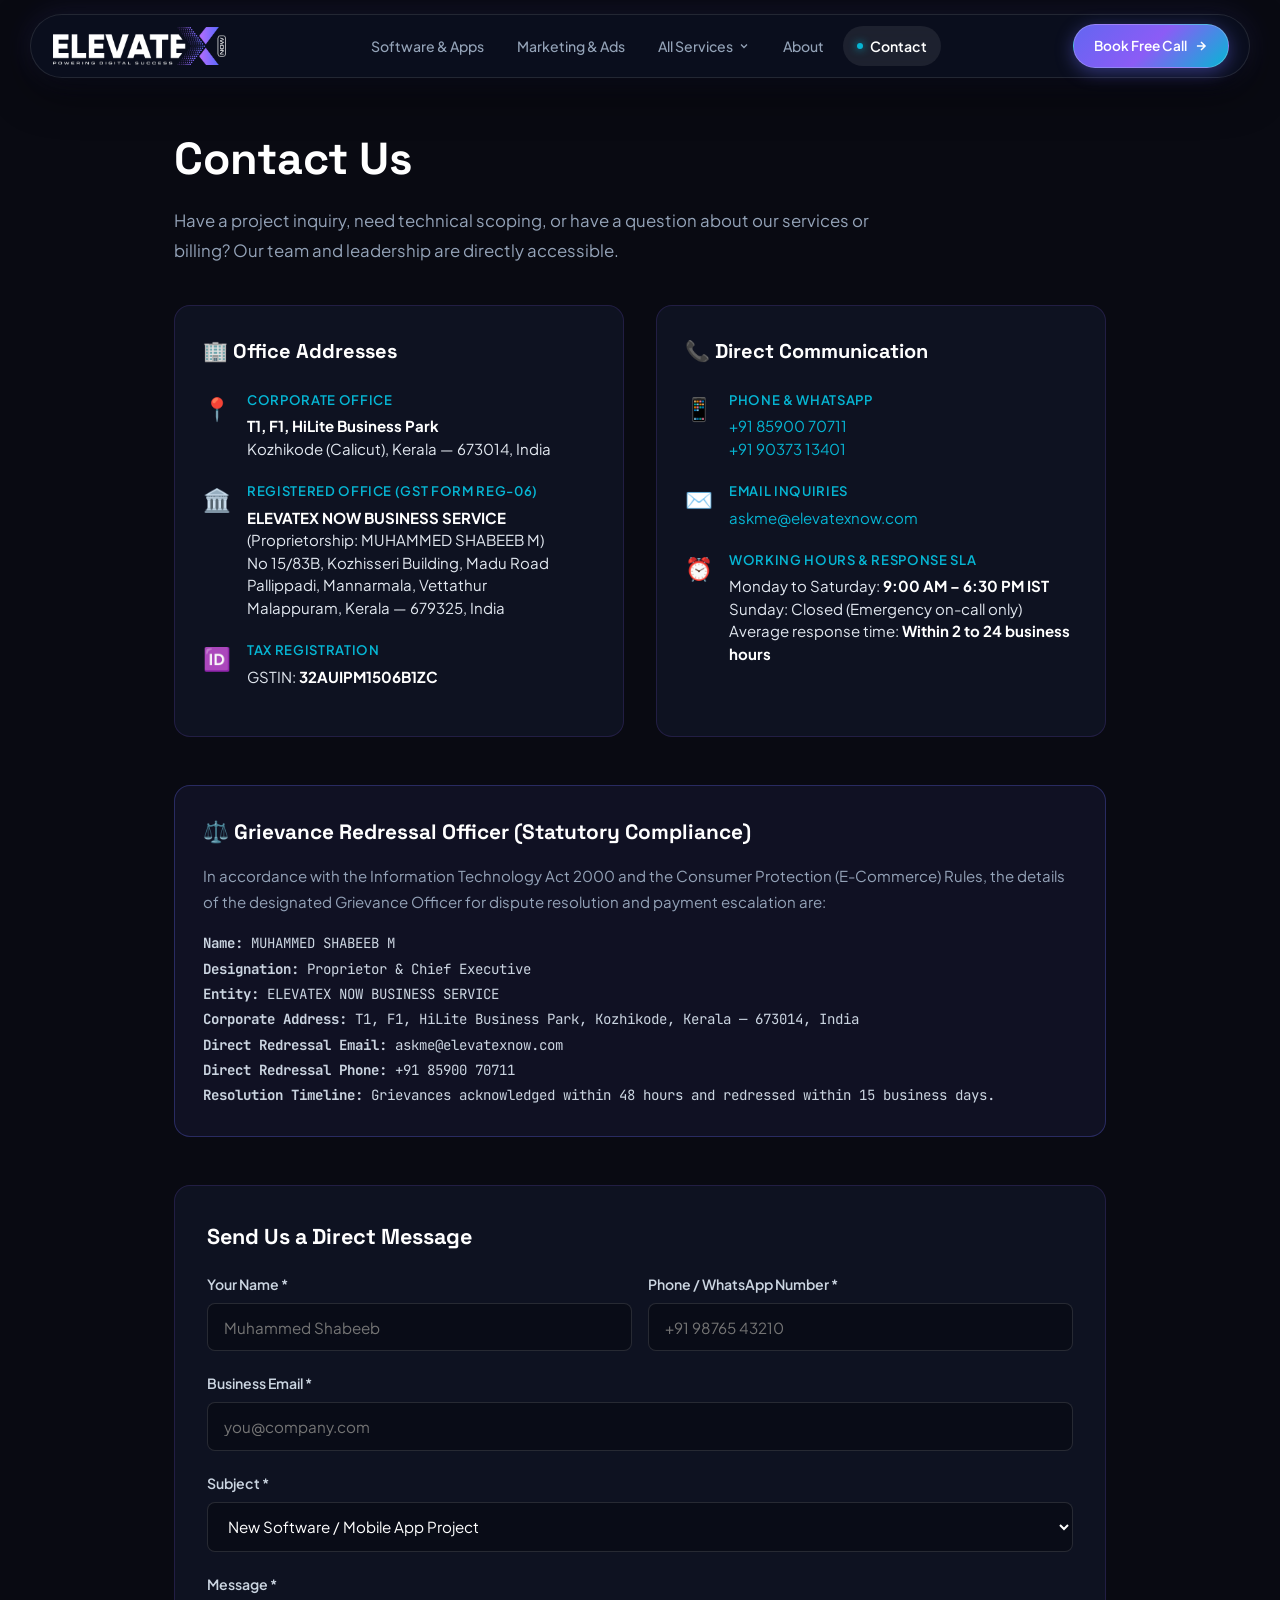
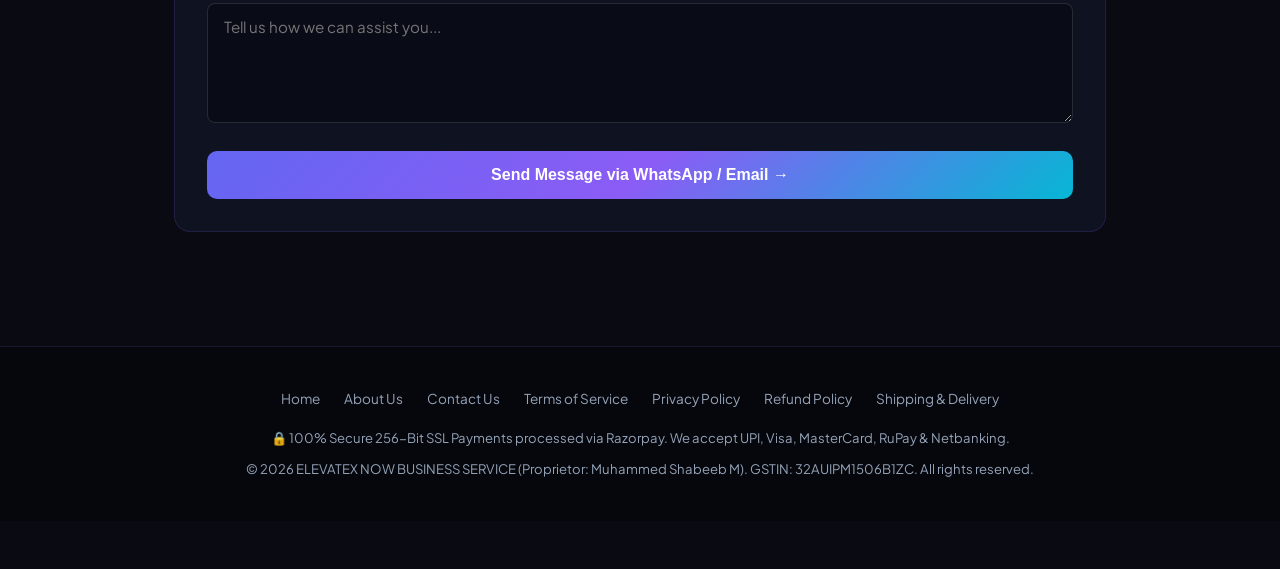
<file: contact.html>
<!DOCTYPE html>
<html lang="en">
<head>
  <meta charset="UTF-8"/>
  <meta name="viewport" content="width=device-width, initial-scale=1.0"/>
  <title>Contact Us | ElevateX Now Business Service</title>
  <meta name="description" content="Get in touch with ElevateX Now Business Service. Corporate Office in Kozhikode (Calicut) and Registered Office in Malappuram. Phone, email, support hours, and grievance redressal officer details."/>
  <meta name="robots" content="index, follow"/>
  <link rel="canonical" href="https://elevatexnow.com/contact.html"/>
  <link rel="preconnect" href="https://fonts.googleapis.com"/>
  <link rel="preconnect" href="https://fonts.gstatic.com" crossorigin/>
  <link href="https://fonts.googleapis.com/css2?family=Plus+Jakarta+Sans:wght@400;500;600;700&family=Space+Grotesk:wght@600;700&family=JetBrains+Mono:wght@400;600&display=swap" rel="stylesheet"/>
  <link rel="stylesheet" href="/nav.css"/>
  <style>
    :root {
      --bg: #090a12;
      --bg-surface: #0e111f;
      --bg-card: rgba(18, 22, 41, 0.7);
      --text: #f8fafc;
      --text-muted: #94a3b8;
      --primary: #6366f1;
      --cyan: #06b6d4;
      --emerald: #10b981;
      --border: rgba(139, 92, 246, 0.16);
      --grad-main: linear-gradient(135deg, #6366f1 0%, #8b5cf6 50%, #06b6d4 100%);
    }
    *, *::before, *::after { box-sizing: border-box; margin: 0; padding: 0; }
    body { font-family: 'Plus Jakarta Sans', sans-serif; background: var(--bg); color: var(--text); line-height: 1.75; padding-bottom: 3rem; }
    main { max-width: 980px; margin: 0 auto; padding: 120px 1.5rem 50px; }
    h1 { font-family: 'Space Grotesk', sans-serif; font-size: clamp(2rem, 4vw, 2.8rem); font-weight: 700; color: #fff; margin-bottom: 0.5rem; }
    .contact-intro { font-size: 1.05rem; color: var(--text-muted); margin-bottom: 2.5rem; max-width: 720px; }
    
    .contact-grid { display: grid; grid-template-columns: 1fr 1fr; gap: 2rem; margin-bottom: 3rem; }
    @media (max-width: 768px) { .contact-grid { grid-template-columns: 1fr; } }
    
    .contact-card { background: var(--bg-card); border: 1px solid var(--border); border-radius: 16px; padding: 1.75rem; }
    .contact-card h2 { font-family: 'Space Grotesk', sans-serif; font-size: 1.25rem; color: #fff; margin-bottom: 1.25rem; display: flex; align-items: center; gap: 0.5rem; }
    .contact-item { display: flex; gap: 1rem; margin-bottom: 1.25rem; }
    .contact-item-icon { font-size: 1.4rem; flex-shrink: 0; }
    .contact-item-title { font-size: 0.82rem; font-weight: 600; text-transform: uppercase; letter-spacing: 0.05em; color: var(--cyan); margin-bottom: 0.2rem; }
    .contact-item-val { font-size: 0.94rem; color: #e2e8f0; line-height: 1.5; }
    .contact-item-val strong { color: #fff; }
    .contact-item-val a { color: var(--cyan); text-decoration: none; }
    .contact-item-val a:hover { text-decoration: underline; }
    
    .grievance-box { background: rgba(99, 102, 241, 0.08); border: 1px solid rgba(99, 102, 241, 0.3); border-radius: 16px; padding: 1.75rem; margin-bottom: 3rem; }
    .grievance-box h2 { font-family: 'Space Grotesk', sans-serif; font-size: 1.3rem; color: #fff; margin-bottom: 0.75rem; }
    .grievance-box p { font-size: 0.94rem; color: var(--text-muted); margin-bottom: 1rem; }
    
    .form-box { background: var(--bg-card); border: 1px solid var(--border); border-radius: 16px; padding: 2rem; }
    .form-box h2 { font-family: 'Space Grotesk', sans-serif; font-size: 1.35rem; color: #fff; margin-bottom: 1rem; }
    .form-group { margin-bottom: 1.25rem; }
    .form-group label { display: block; font-size: 0.88rem; font-weight: 600; color: #cbd5e1; margin-bottom: 0.4rem; }
    .form-group input, .form-group textarea, .form-group select { width: 100%; background: rgba(0,0,0,0.3); border: 1px solid rgba(255,255,255,0.12); border-radius: 8px; padding: 0.85rem 1rem; color: #fff; font-family: inherit; font-size: 0.95rem; }
    .form-group input:focus, .form-group textarea:focus, .form-group select:focus { outline: none; border-color: var(--primary); }
    .form-group textarea { height: 120px; resize: vertical; }
    .btn-submit { background: var(--grad-main); color: #fff; border: none; padding: 0.95rem 2rem; border-radius: 10px; font-weight: 600; font-size: 1rem; cursor: pointer; transition: opacity 0.2s; width: 100%; }
    .btn-submit:hover { opacity: 0.92; }

    footer { background: #06070c; padding: 2.5rem 5%; text-align: center; font-size: 0.82rem; color: var(--text-muted); border-top: 1px solid var(--border); margin-top: 4rem; }
    .footer-links { display: flex; justify-content: center; gap: 1.5rem; flex-wrap: wrap; margin-bottom: 1rem; }
    .footer-links a { color: var(--text-muted); text-decoration: none; font-size: 0.85rem; }
    .footer-links a:hover { color: var(--cyan); }
  </style>
</head>
<body>

  <!-- Header - Universal Floating Capsule -->
  <header class="site-header" id="siteHeader">
    <div class="nav-inner">
      <a href="/" class="brand-logo" aria-label="ElevateX Now Homepage">
        <img src="/logo.png" alt="ElevateX Now — Powering Digital Success" class="header-logo-img" width="172" height="38"/>
      </a>

      <nav aria-label="Primary Navigation">
        <ul class="nav-links">
          <li class="nav-item">
            <a href="/software-development.html" class="nav-link-item">
              <span>Software &amp; Apps</span>
            </a>
          </li>
          <li class="nav-item">
            <a href="/marketing.html" class="nav-link-item">
              <span>Marketing &amp; Ads</span>
            </a>
          </li>
          <li class="nav-item nav-has-dropdown">
            <button class="nav-dropdown-trigger" type="button" aria-haspopup="true" aria-expanded="false">
              <span>All Services</span>
              <svg class="chevron-icon" width="12" height="12" viewBox="0 0 24 24" fill="none" stroke="currentColor" stroke-width="2.5"><path d="M6 9l6 6 6-6"/></svg>
            </button>
            <div class="nav-dropdown-menu">
              <a href="/software-development.html" class="dropdown-card-item">
                <div class="dd-card-icon" style="color: #06b6d4;">💻</div>
                <div class="dd-card-text">
                  <div class="dd-card-title">Custom Software &amp; SaaS</div>
                  <div class="dd-card-desc">Web platforms, microservices &amp; APIs</div>
                </div>
              </a>
              <a href="/software-development.html#mobile" class="dropdown-card-item">
                <div class="dd-card-icon" style="color: #818cf8;">📱</div>
                <div class="dd-card-text">
                  <div class="dd-card-title">iOS &amp; Android Apps</div>
                  <div class="dd-card-desc">60 FPS native apps in Flutter &amp; Swift</div>
                </div>
              </a>
              <a href="/marketing.html" class="dropdown-card-item">
                <div class="dd-card-icon" style="color: #f43f5e;">📈</div>
                <div class="dd-card-text">
                  <div class="dd-card-title">Performance Marketing</div>
                  <div class="dd-card-desc">Meta CAPI &amp; Google Ads PMax scaling</div>
                </div>
              </a>
              <a href="/branding.html" class="dropdown-card-item">
                <div class="dd-card-icon" style="color: #a855f7;">🎨</div>
                <div class="dd-card-text">
                  <div class="dd-card-title">Brand Identity &amp; UI/UX</div>
                  <div class="dd-card-desc">Figma prototypes &amp; design systems</div>
                </div>
              </a>
              <a href="/startup-registration.html" class="dropdown-card-item">
                <div class="dd-card-icon" style="color: #10b981;">🏢</div>
                <div class="dd-card-text">
                  <div class="dd-card-title">Startup Incorporation</div>
                  <div class="dd-card-desc">Pvt Ltd, LLP, MSME Udyam &amp; MCA setup</div>
                </div>
              </a>
              <a href="/legal-compliance.html" class="dropdown-card-item">
                <div class="dd-card-icon" style="color: #38bdf8;">⚖️</div>
                <div class="dd-card-text">
                  <div class="dd-card-title">Trademark &amp; IP Protection</div>
                  <div class="dd-card-desc">Trademark search, filing &amp; compliance</div>
                </div>
              </a>
            </div>
          </li>
          <li class="nav-item">
            <a href="/about.html" class="nav-link-item">About</a>
          </li>
          <li class="nav-item">
            <a href="/contact.html" class="nav-link-item active">
              <span class="nav-dot-active"></span>
              <span>Contact</span>
            </a>
          </li>
        </ul>
      </nav>

      <div class="nav-actions">
        <a href="/contact.html" class="btn-nav-cta">
          <span>Book Free Call</span>
          <svg width="14" height="14" viewBox="0 0 24 24" fill="none" stroke="currentColor" stroke-width="2.5"><path d="M5 12h14M12 5l7 7-7 7"/></svg>
        </a>
      </div>

      <button class="mobile-toggle" id="mobileMenuBtn" aria-label="Toggle Navigation Menu">
        <svg width="22" height="22" viewBox="0 0 24 24" fill="none" stroke="currentColor" stroke-width="2.2" stroke-linecap="round" stroke-linejoin="round"><line x1="3" y1="12" x2="21" y2="12"></line><line x1="3" y1="6" x2="21" y2="6"></line><line x1="3" y1="18" x2="21" y2="18"></line></svg>
      </button>
    </div>
  </header>

  <!-- Mobile Drawer -->
  <div class="mobile-drawer" id="mobileDrawer">
    <a href="/software-development.html" class="mob-link">💻 Custom Software &amp; Mobile Apps</a>
    <a href="/marketing.html" class="mob-link">📈 Performance Marketing &amp; SEO</a>
    <a href="/branding.html" class="mob-link">🎨 Brand Identity &amp; UI/UX</a>
    <a href="/startup-registration.html" class="mob-link">🏢 Startup Registration (Pvt Ltd / LLP)</a>
    <a href="/legal-compliance.html" class="mob-link">⚖️ Legal, IP &amp; Trademark Protection</a>
    <a href="/about.html" class="mob-link">ℹ️ About Us</a>
    <a href="/contact.html" class="mob-link active">📞 Contact Us</a>
    <a href="/contact.html" class="mob-cta">Book Free Call →</a>
  </div>

<main>
  <h1>Contact Us</h1>
  <p class="contact-intro">
    Have a project inquiry, need technical scoping, or have a question about our services or billing? Our team and leadership are directly accessible.
  </p>

  <div class="contact-grid">
    
    <!-- Office Locations -->
    <div class="contact-card">
      <h2>🏢 Office Addresses</h2>
      
      <div class="contact-item">
        <div class="contact-item-icon">📍</div>
        <div>
          <div class="contact-item-title">Corporate Office</div>
          <div class="contact-item-val">
            <strong>T1, F1, HiLite Business Park</strong><br/>
            Kozhikode (Calicut), Kerala — 673014, India
          </div>
        </div>
      </div>

      <div class="contact-item">
        <div class="contact-item-icon">🏛️</div>
        <div>
          <div class="contact-item-title">Registered Office (GST Form REG-06)</div>
          <div class="contact-item-val">
            <strong>ELEVATEX NOW BUSINESS SERVICE</strong><br/>
            (Proprietorship: MUHAMMED SHABEEB M)<br/>
            No 15/83B, Kozhisseri Building, Madu Road<br/>
            Pallippadi, Mannarmala, Vettathur<br/>
            Malappuram, Kerala — 679325, India
          </div>
        </div>
      </div>

      <div class="contact-item">
        <div class="contact-item-icon">🆔</div>
        <div>
          <div class="contact-item-title">Tax Registration</div>
          <div class="contact-item-val">
            GSTIN: <strong>32AUIPM1506B1ZC</strong>
          </div>
        </div>
      </div>
    </div>

    <!-- Communication & Timings -->
    <div class="contact-card">
      <h2>📞 Direct Communication</h2>

      <div class="contact-item">
        <div class="contact-item-icon">📱</div>
        <div>
          <div class="contact-item-title">Phone &amp; WhatsApp</div>
          <div class="contact-item-val">
            <a href="tel:+918590070711">+91 85900 70711</a><br/>
            <a href="tel:+919037313401">+91 90373 13401</a>
          </div>
        </div>
      </div>

      <div class="contact-item">
        <div class="contact-item-icon">✉️</div>
        <div>
          <div class="contact-item-title">Email Inquiries</div>
          <div class="contact-item-val">
            <a href="mailto:askme@elevatexnow.com">askme@elevatexnow.com</a>
          </div>
        </div>
      </div>

      <div class="contact-item">
        <div class="contact-item-icon">⏰</div>
        <div>
          <div class="contact-item-title">Working Hours &amp; Response SLA</div>
          <div class="contact-item-val">
            Monday to Saturday: <strong>9:00 AM – 6:30 PM IST</strong><br/>
            Sunday: Closed (Emergency on-call only)<br/>
            Average response time: <strong>Within 2 to 24 business hours</strong>
          </div>
        </div>
      </div>
    </div>

  </div>

  <!-- Mandatory Customer Grievance Officer Section (Razorpay & RBI Compliance) -->
  <div class="grievance-box">
    <h2>⚖️ Grievance Redressal Officer (Statutory Compliance)</h2>
    <p>
      In accordance with the Information Technology Act 2000 and the Consumer Protection (E-Commerce) Rules, the details of the designated Grievance Officer for dispute resolution and payment escalation are:
    </p>
    <div style="font-family: 'JetBrains Mono', monospace; font-size: 0.88rem; color: #cbd5e1; line-height: 1.8;">
      <strong>Name:</strong> MUHAMMED SHABEEB M<br/>
      <strong>Designation:</strong> Proprietor &amp; Chief Executive<br/>
      <strong>Entity:</strong> ELEVATEX NOW BUSINESS SERVICE<br/>
      <strong>Corporate Address:</strong> T1, F1, HiLite Business Park, Kozhikode, Kerala — 673014, India<br/>
      <strong>Direct Redressal Email:</strong> askme@elevatexnow.com<br/>
      <strong>Direct Redressal Phone:</strong> +91 85900 70711<br/>
      <strong>Resolution Timeline:</strong> Grievances acknowledged within 48 hours and redressed within 15 business days.
    </div>
  </div>

  <!-- Interactive Inquiry Form -->
  <div class="form-box">
    <h2>Send Us a Direct Message</h2>
    <form id="contactPageForm">
      <div style="display: grid; grid-template-columns: 1fr 1fr; gap: 1rem;">
        <div class="form-group">
          <label for="cName">Your Name *</label>
          <input type="text" id="cName" required placeholder="Muhammed Shabeeb"/>
        </div>
        <div class="form-group">
          <label for="cPhone">Phone / WhatsApp Number *</label>
          <input type="tel" id="cPhone" required placeholder="+91 98765 43210"/>
        </div>
      </div>
      <div class="form-group">
        <label for="cEmail">Business Email *</label>
        <input type="email" id="cEmail" required placeholder="you@company.com"/>
      </div>
      <div class="form-group">
        <label for="cSubject">Subject *</label>
        <select id="cSubject" required>
          <option value="New Project Inquiry">New Software / Mobile App Project</option>
          <option value="Marketing Consultation">Performance Marketing &amp; Ads</option>
          <option value="Startup Registration">Startup / Trademark Registration</option>
          <option value="Billing & Payments">Billing, Invoices &amp; Razorpay Payments</option>
          <option value="Customer Support / Grievance">Customer Support / Service Escalation</option>
        </select>
      </div>
      <div class="form-group">
        <label for="cMessage">Message *</label>
        <textarea id="cMessage" required placeholder="Tell us how we can assist you..."></textarea>
      </div>
      <button type="submit" class="btn-submit">Send Message via WhatsApp / Email →</button>
      <p id="cFeedback" style="display:none; text-align:center; color: var(--emerald); margin-top: 0.75rem; font-size: 0.9rem;"></p>
    </form>
  </div>
</main>

<footer>
  <div class="footer-links">
    <a href="/">Home</a>
    <a href="/about.html">About Us</a>
    <a href="/contact.html">Contact Us</a>
    <a href="/terms.html">Terms of Service</a>
    <a href="/privacy-policy.html">Privacy Policy</a>
    <a href="/refund-policy.html">Refund Policy</a>
    <a href="/shipping-delivery.html">Shipping &amp; Delivery</a>
  </div>
  <p style="margin-bottom: 0.5rem;">
    🔒 100% Secure 256-Bit SSL Payments processed via Razorpay. We accept UPI, Visa, MasterCard, RuPay &amp; Netbanking.
  </p>
  <p>© 2026 ELEVATEX NOW BUSINESS SERVICE (Proprietor: Muhammed Shabeeb M). GSTIN: 32AUIPM1506B1ZC. All rights reserved.</p>
</footer>

<script>
  const cForm = document.getElementById('contactPageForm');
  const cFeedback = document.getElementById('cFeedback');
  if (cForm) {
    cForm.addEventListener('submit', (e) => {
      e.preventDefault();
      const name = document.getElementById('cName').value.trim();
      const phone = document.getElementById('cPhone').value.trim();
      const email = document.getElementById('cEmail').value.trim();
      const subj = document.getElementById('cSubject').value;
      const msg = document.getElementById('cMessage').value.trim();
      
      const text = `Hello ElevateX Now! New inquiry from Website Contact Page:\n- Name: ${name}\n- Phone: ${phone}\n- Email: ${email}\n- Subject: ${subj}\n- Message: ${msg}`;
      const waUrl = `https://wa.me/918590070711?text=${encodeURIComponent(text)}`;
      
      if (cFeedback) {
        cFeedback.style.display = 'block';
        cFeedback.textContent = 'Connecting you directly with our support desk...';
      }
      setTimeout(() => {
        window.open(waUrl, '_blank');
        cForm.reset();
      }, 600);
    });
  }
</script>
<script src="/nav.js" defer></script>
</body>
</html>
</file>
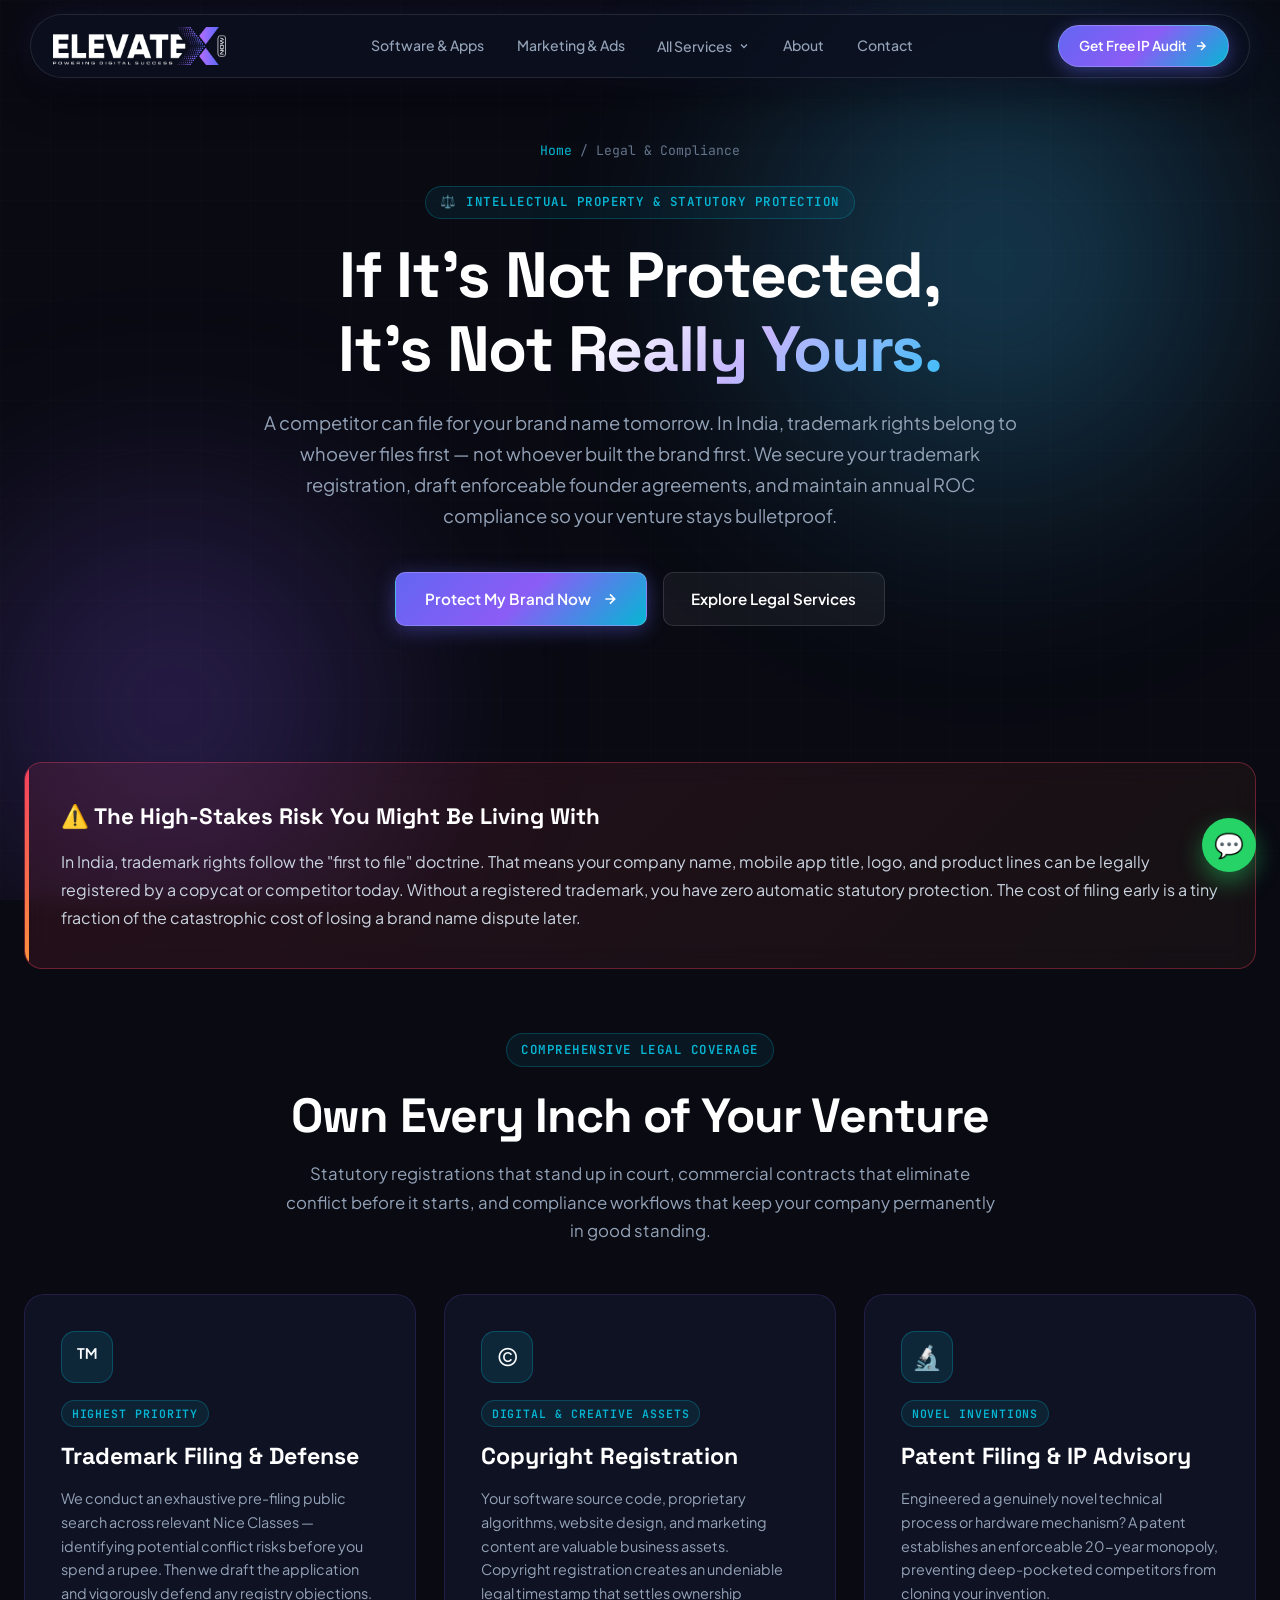
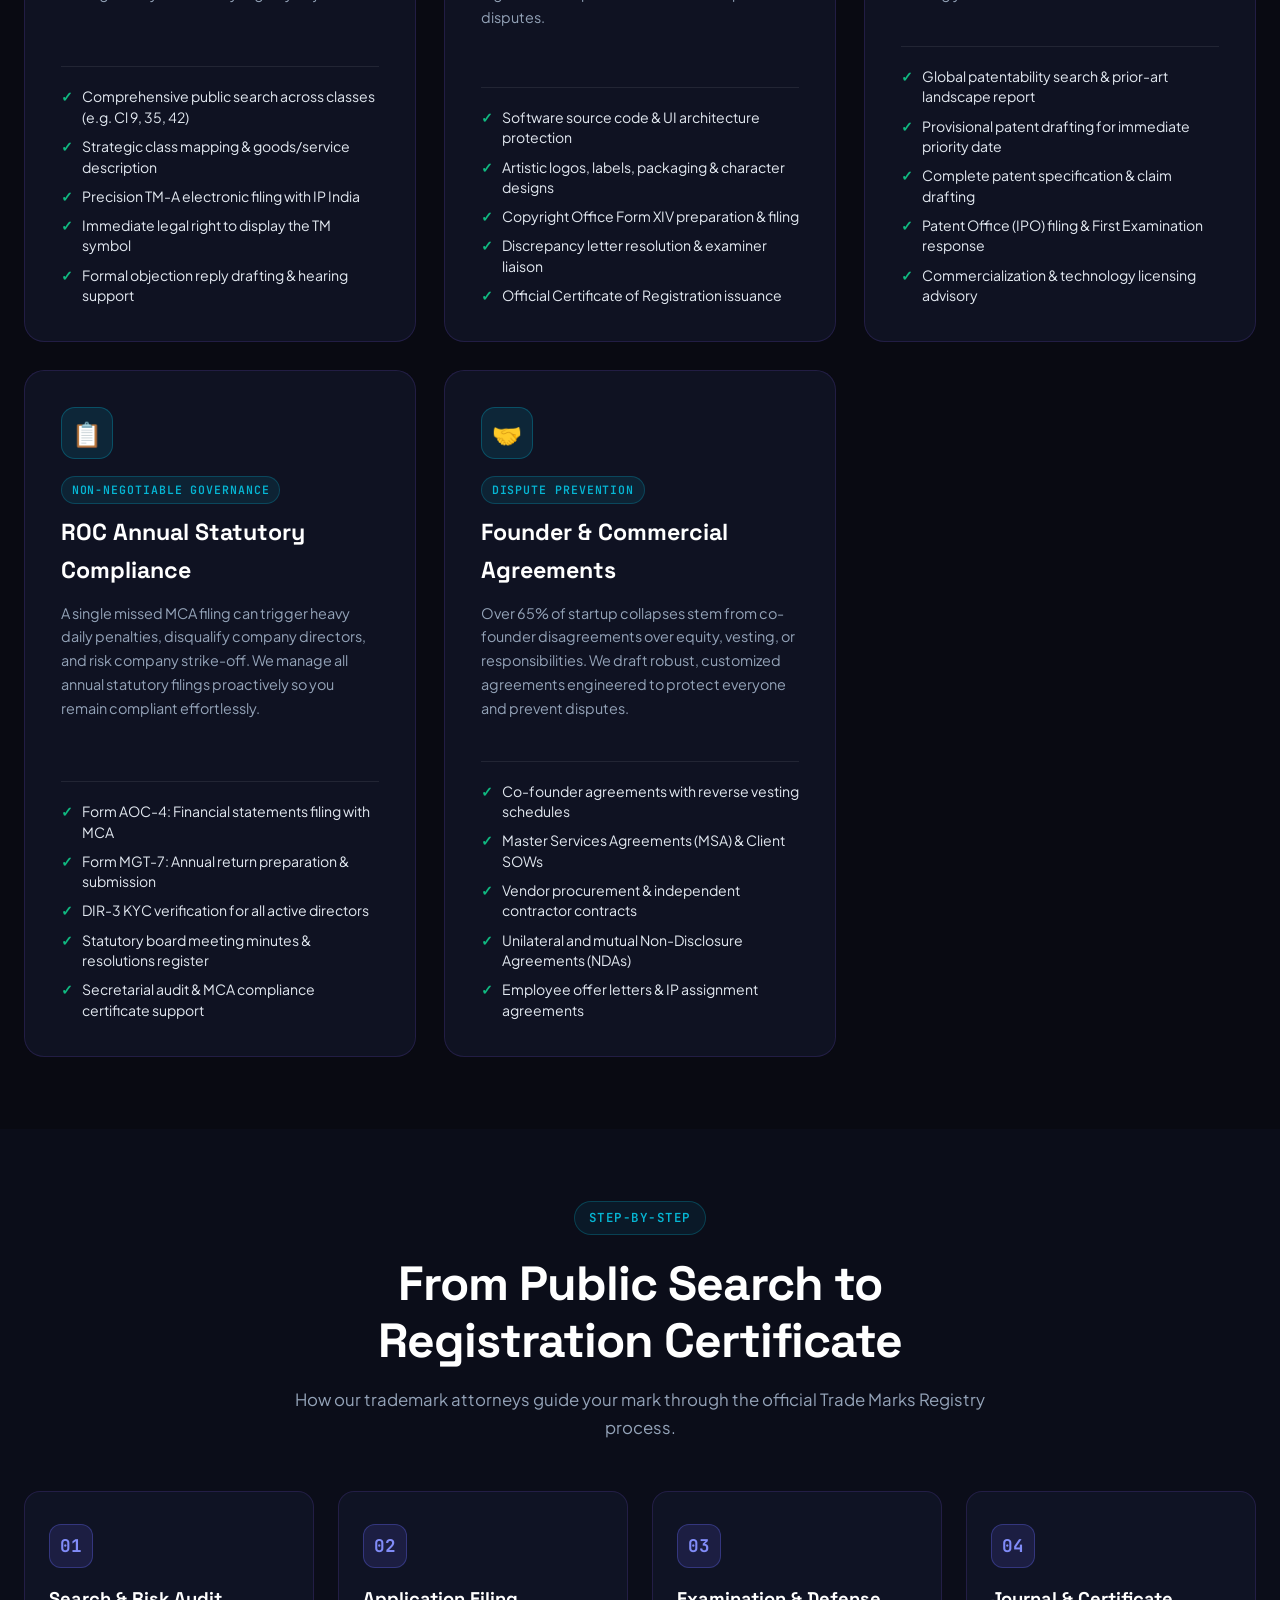
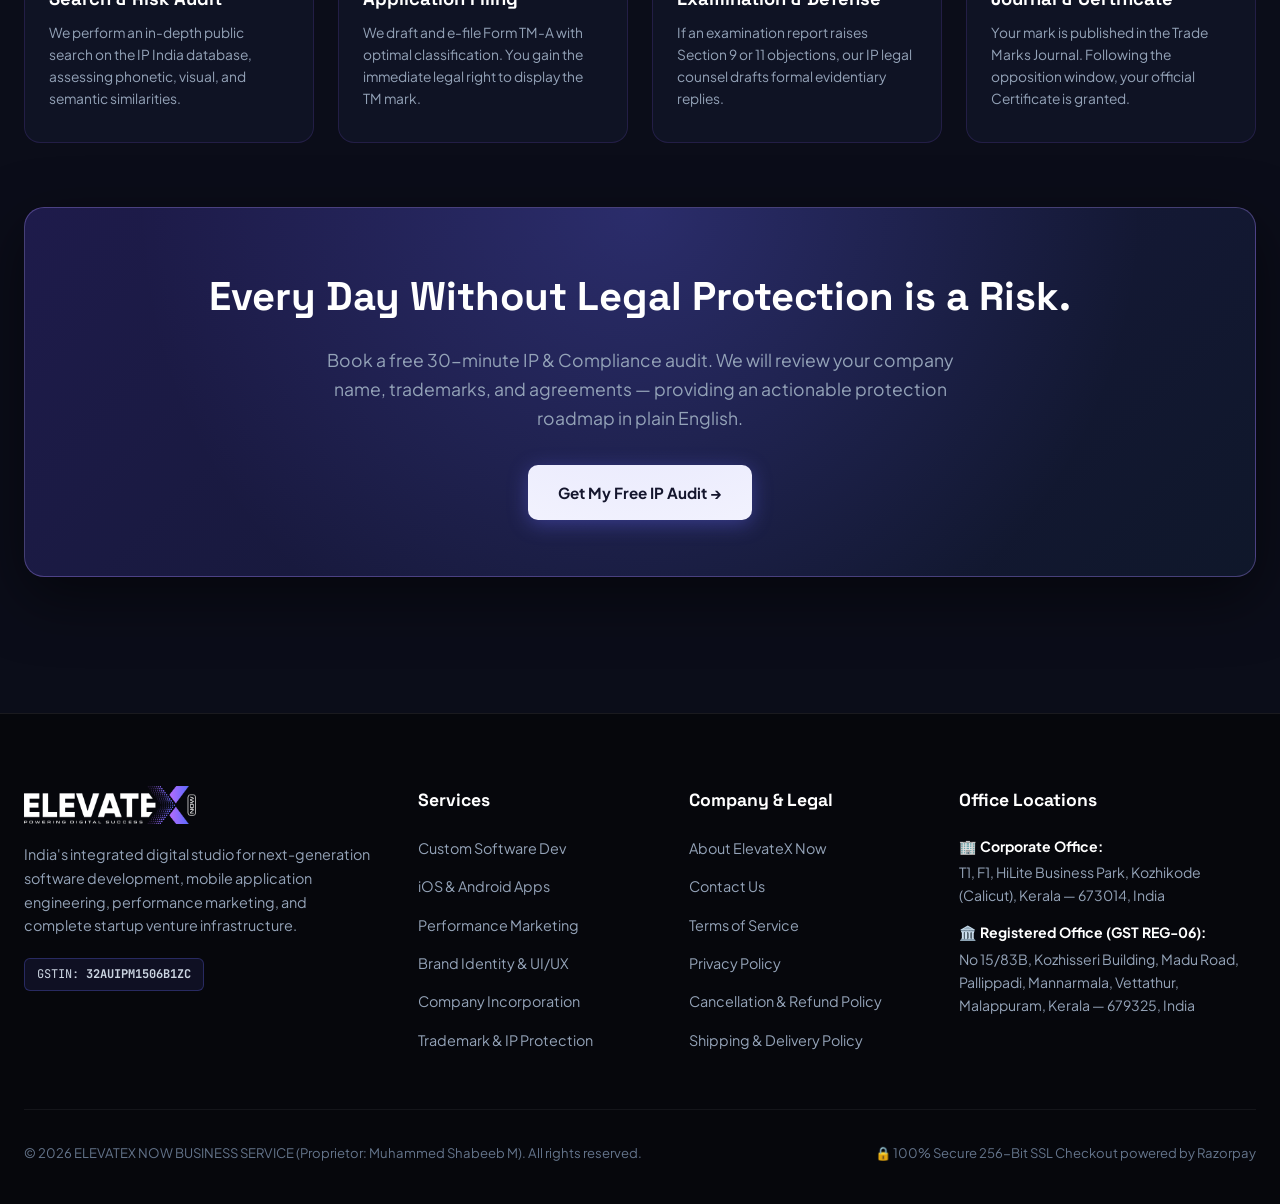
<file: legal-compliance.html>
<!DOCTYPE html>
<html lang="en">
<head>
  <meta charset="UTF-8"/>
  <meta name="viewport" content="width=device-width, initial-scale=1.0, viewport-fit=cover"/>
  <title>Trademark Registration &amp; Legal Compliance | ElevateX Now</title>
  <meta name="description" content="Trademark filing, copyright, patent registration and ROC compliance for Indian startups and MSMEs. ElevateX Now protects your brand and keeps you legally bulletproof. Calicut, Kerala."/>
  <meta name="keywords" content="trademark registration Kerala, trademark search India, copyright registration Calicut, patent filing India, ROC annual compliance, founder agreement, NDA drafting"/>
  <meta name="robots" content="index, follow"/>
  <link rel="canonical" href="https://elevatexnow.com/legal-compliance.html"/>

  <!-- Google Fonts Preconnect & Stylesheet -->
  <link rel="preconnect" href="https://fonts.googleapis.com"/>
  <link rel="preconnect" href="https://fonts.gstatic.com" crossorigin/>
  <link href="https://fonts.googleapis.com/css2?family=JetBrains+Mono:wght@400;500;600&family=Plus+Jakarta+Sans:wght@300;400;500;600;700;800&family=Space+Grotesk:wght@500;600;700&display=swap" rel="stylesheet"/>
  <link rel="stylesheet" href="/nav.css"/>

  <!-- Open Graph -->
  <meta property="og:type" content="website"/>
  <meta property="og:site_name" content="ElevateX Now"/>
  <meta property="og:locale" content="en_IN"/>
  <meta property="og:url" content="https://elevatexnow.com/legal-compliance.html"/>
  <meta property="og:title" content="Trademark Registration &amp; Legal Compliance | ElevateX Now"/>
  <meta property="og:description" content="Trademark filing, copyright, patent registration and ROC compliance for startups. Protect your brand legally."/>
  <meta property="og:image" content="https://elevatexnow.com/og-legal.jpg"/>
  <meta property="og:image:width" content="1200"/>
  <meta property="og:image:height" content="630"/>
  <meta property="og:image:alt" content="ElevateX Now — Powering Digital Success"/>

  <!-- Twitter / X -->
  <meta name="twitter:card" content="summary_large_image"/>
  <meta name="twitter:site" content="@elevatexnow"/>
  <meta name="twitter:title" content="Trademark Registration &amp; Legal Compliance | ElevateX Now"/>
  <meta name="twitter:description" content="Trademark filing, copyright, and ROC annual compliance for Indian startups."/>
  <meta name="twitter:image" content="https://elevatexnow.com/og-legal.jpg"/>

  <!-- Structured Data -->
  <script type="application/ld+json">
  {
    "@context": "https://schema.org",
    "@type": "Service",
    "serviceType": "Legal Services",
    "provider": {
      "@type": "LocalBusiness",
      "name": "ElevateX Now Business Service",
      "legalName": "MUHAMMED SHABEEB M",
      "taxID": "32AUIPM1506B1ZC",
      "url": "https://elevatexnow.com",
      "telephone": "+91-85900-70711",
      "address": {
        "@type": "PostalAddress",
        "streetAddress": "T1, F1, HiLite Business Park",
        "addressLocality": "Kozhikode",
        "addressRegion": "Kerala",
        "postalCode": "673014",
        "addressCountry": "IN"
      }
    },
    "name": "Trademark Registration & Legal Compliance India",
    "description": "Trademark search and filing, copyright registration, patent filing, ROC annual compliance, and contract drafting for startups.",
    "areaServed": "IN"
  }
  </script>
  <script type="application/ld+json">
  {
    "@context": "https://schema.org",
    "@type": "BreadcrumbList",
    "itemListElement": [
      { "@type": "ListItem", "position": 1, "name": "Home", "item": "https://elevatexnow.com/" },
      { "@type": "ListItem", "position": 2, "name": "Legal & Compliance", "item": "https://elevatexnow.com/legal-compliance.html" }
    ]
  }
  </script>
  <script type="application/ld+json">
  {
    "@context": "https://schema.org",
    "@type": "FAQPage",
    "mainEntity": [
      {
        "@type": "Question",
        "name": "What is the cost of trademark registration in India?",
        "acceptedAnswer": {
          "@type": "Answer",
          "text": "Government fees for trademark filing start from Rs 4,500 for individuals and registered MSMEs (Udyam), and Rs 9,000 for standard companies. ElevateX Now charges transparent professional fees with no hidden costs."
        }
      },
      {
        "@type": "Question",
        "name": "How long does trademark registration take in India?",
        "acceptedAnswer": {
          "@type": "Answer",
          "text": "After filing, the Trademark Registry typically takes 12 to 18 months for final certificate issuance. However, you receive the right to display the TM symbol immediately upon application submission."
        }
      },
      {
        "@type": "Question",
        "name": "What happens if I don't register my trademark?",
        "acceptedAnswer": {
          "@type": "Answer",
          "text": "In India, trademark rights follow the first-to-file principle. Without an official registration, you have no statutory defense if a competitor registers your brand name first."
        }
      }
    ]
  }
  </script>

  <style>
    :root {
      --bg: #090a12;
      --bg-surface: #0e111f;
      --bg-card: rgba(18, 22, 41, 0.75);
      --bg-card-hover: rgba(26, 32, 60, 0.85);
      --border: rgba(139, 92, 246, 0.16);
      --border-strong: rgba(167, 139, 250, 0.35);
      --border-cyan: rgba(6, 182, 212, 0.3);
      --text: #f8fafc;
      --text-muted: #94a3b8;
      --text-dim: #64748b;
      --primary: #6366f1;
      --primary-light: #818cf8;
      --violet: #8b5cf6;
      --cyan: #06b6d4;
      --cyan-light: #22d3ee;
      --emerald: #10b981;
      --rose: #f43f5e;
      --grad-main: linear-gradient(135deg, #6366f1 0%, #8b5cf6 50%, #06b6d4 100%);
      --grad-text: linear-gradient(135deg, #ffffff 10%, #c4b5fd 50%, #38bdf8 100%);
      --font-body: 'Plus Jakarta Sans', sans-serif;
      --font-heading: 'Space Grotesk', sans-serif;
      --font-mono: 'JetBrains Mono', monospace;
      --ease: cubic-bezier(0.16, 1, 0.3, 1);
      --nav-h: 76px;
    }

    *, *::before, *::after { box-sizing: border-box; margin: 0; padding: 0; -webkit-tap-highlight-color: transparent; }
    html { scroll-behavior: smooth; font-size: 16px; color-scheme: dark; }
    body { background-color: var(--bg); color: var(--text); font-family: var(--font-body); line-height: 1.65; overflow-x: hidden; min-height: 100vh; position: relative; }

    /* Cyber Mesh Background */
    .cyber-mesh { position: fixed; inset: 0; pointer-events: none; z-index: 0; overflow: hidden; }
    .mesh-blob { position: absolute; border-radius: 50%; filter: blur(100px); opacity: 0.35; animation: floatPulse 18s ease-in-out infinite alternate; will-change: transform; }
    .blob-1 { top: -10%; right: -5%; width: 700px; height: 700px; background: radial-gradient(circle, #38bdf8 0%, rgba(56, 189, 248, 0) 70%); }
    .blob-2 { top: 45%; left: -10%; width: 600px; height: 600px; background: radial-gradient(circle, #8b5cf6 0%, rgba(139, 92, 246, 0) 70%); }
    @keyframes floatPulse { 0% { transform: translate(0, 0) scale(1); } 50% { transform: translate(40px, -30px) scale(1.08); } 100% { transform: translate(-30px, 40px) scale(0.95); } }
    .grid-overlay { position: fixed; inset: 0; background-image: linear-gradient(rgba(255, 255, 255, 0.02) 1px, transparent 1px), linear-gradient(90deg, rgba(255, 255, 255, 0.02) 1px, transparent 1px); background-size: 50px 50px; pointer-events: none; z-index: 1; opacity: 0.6; }
    .container { width: 100%; max-width: 1280px; margin: 0 auto; padding: 0 1.5rem; position: relative; z-index: 2; }
    a { color: inherit; text-decoration: none; transition: all 0.25s var(--ease); }

    /* Page Hero */
    .page-hero { padding-top: calc(var(--nav-h) + 4rem); padding-bottom: 4rem; text-align: center; }
    .breadcrumb-nav { display: flex; align-items: center; justify-content: center; gap: 0.5rem; font-size: 0.82rem; font-family: var(--font-mono); color: var(--text-dim); margin-bottom: 1.5rem; }
    .breadcrumb-nav a { color: var(--cyan); }
    .section-eyebrow { font-family: var(--font-mono); font-size: 0.78rem; font-weight: 600; letter-spacing: 0.12em; text-transform: uppercase; color: var(--cyan); display: inline-flex; align-items: center; gap: 0.5rem; padding: 0.35rem 0.85rem; background: rgba(6, 182, 212, 0.08); border: 1px solid rgba(6, 182, 212, 0.25); border-radius: 9999px; margin-bottom: 1.25rem; }
    .page-title { font-family: var(--font-heading); font-size: clamp(2.4rem, 5vw, 4rem); font-weight: 700; color: #fff; line-height: 1.15; letter-spacing: -0.02em; margin-bottom: 1.25rem; }
    .page-title .glow-text { background: var(--grad-text); -webkit-background-clip: text; -webkit-text-fill-color: transparent; }
    .page-lead { font-size: 1.15rem; color: var(--text-muted); max-width: 760px; margin: 0 auto 2.5rem auto; line-height: 1.7; }
    .hero-btn-row { display: flex; justify-content: center; gap: 1rem; flex-wrap: wrap; }

    /* Buttons */
    .btn-primary { background: var(--grad-main); color: #fff; font-size: 0.95rem; font-weight: 600; padding: 0.85rem 1.8rem; border-radius: 10px; display: inline-flex; align-items: center; justify-content: center; gap: 0.65rem; border: 1px solid rgba(255, 255, 255, 0.2); box-shadow: 0 4px 20px rgba(99, 102, 241, 0.4); }
    .btn-primary:hover { transform: translateY(-2px); box-shadow: 0 8px 30px rgba(99, 102, 241, 0.6); }
    .btn-secondary { background: rgba(255, 255, 255, 0.05); color: #fff; font-size: 0.95rem; font-weight: 600; padding: 0.85rem 1.7rem; border-radius: 10px; display: inline-flex; align-items: center; justify-content: center; gap: 0.65rem; border: 1px solid rgba(255, 255, 255, 0.12); }
    .btn-secondary:hover { background: rgba(255, 255, 255, 0.1); border-color: rgba(255, 255, 255, 0.25); }

    /* Section Styling */
    .section-spacing { padding: 4.5rem 0; position: relative; }
    .section-header { text-align: center; max-width: 720px; margin: 0 auto 3rem auto; }
    .section-title { font-family: var(--font-heading); font-size: clamp(2rem, 3.8vw, 3rem); font-weight: 700; color: #fff; line-height: 1.2; letter-spacing: -0.02em; margin-bottom: 1rem; }
    .section-desc { font-size: 1.05rem; color: var(--text-muted); line-height: 1.7; }

    /* Risk Warning Callout */
    .risk-box { background: linear-gradient(135deg, rgba(244, 63, 94, 0.12) 0%, rgba(251, 146, 60, 0.05) 100%); border: 1px solid rgba(244, 63, 94, 0.35); border-radius: 18px; padding: 2.25rem; margin-bottom: 4rem; position: relative; overflow: hidden; backdrop-filter: blur(12px); }
    .risk-box::before { content: ''; position: absolute; top: 0; left: 0; width: 4px; height: 100%; background: linear-gradient(180deg, #f43f5e, #fb923c); }
    .risk-box h3 { font-family: var(--font-heading); font-size: 1.4rem; font-weight: 700; color: #fff; margin-bottom: 0.75rem; display: flex; align-items: center; gap: 0.6rem; }
    .risk-box p { font-size: 1rem; color: #cbd5e1; line-height: 1.75; }

    /* Services Grid */
    .services-grid { display: grid; grid-template-columns: repeat(3, 1fr); gap: 1.75rem; }
    .service-card { background: var(--bg-card); border: 1px solid var(--border); border-radius: 20px; padding: 2.25rem; position: relative; transition: all 0.3s var(--ease); backdrop-filter: blur(12px); display: flex; flex-direction: column; justify-content: space-between; }
    .service-card:hover { border-color: var(--cyan); transform: translateY(-4px); background: var(--bg-card-hover); box-shadow: 0 14px 40px rgba(0, 0, 0, 0.5), 0 0 25px rgba(6, 182, 212, 0.15); }
    .card-top { margin-bottom: 1.25rem; }
    .card-icon { width: 52px; height: 52px; border-radius: 14px; background: rgba(6, 182, 212, 0.12); border: 1px solid rgba(6, 182, 212, 0.3); display: flex; align-items: center; justify-content: center; font-size: 1.5rem; margin-bottom: 1rem; }
    .card-badge { display: inline-block; font-family: var(--font-mono); font-size: 0.72rem; font-weight: 600; text-transform: uppercase; letter-spacing: 0.08em; color: var(--cyan); background: rgba(6, 182, 212, 0.1); border: 1px solid rgba(6, 182, 212, 0.25); padding: 0.2rem 0.6rem; border-radius: 9999px; margin-bottom: 0.6rem; }
    .service-card h3 { font-family: var(--font-heading); font-size: 1.45rem; font-weight: 700; color: #fff; margin-bottom: 0.75rem; }
    .service-card p { font-size: 0.9rem; color: var(--text-muted); line-height: 1.65; margin-bottom: 1.25rem; }
    .features-list { list-style: none; display: flex; flex-direction: column; gap: 0.55rem; border-top: 1px solid rgba(255, 255, 255, 0.08); padding-top: 1.2rem; }
    .features-list li { font-size: 0.88rem; color: #e2e8f0; display: flex; align-items: flex-start; gap: 0.55rem; line-height: 1.45; }
    .features-list li::before { content: '✓'; color: var(--emerald); font-weight: 700; flex-shrink: 0; }

    /* Timeline Process Steps */
    .process-timeline { display: grid; grid-template-columns: repeat(4, 1fr); gap: 1.5rem; margin-top: 2rem; }
    .timeline-step { background: var(--bg-card); border: 1px solid var(--border); border-radius: 16px; padding: 2rem 1.5rem; position: relative; transition: all 0.3s; }
    .timeline-step:hover { border-color: var(--primary-light); transform: translateY(-3px); }
    .step-badge { width: 44px; height: 44px; border-radius: 12px; background: rgba(99, 102, 241, 0.15); border: 1px solid rgba(99, 102, 241, 0.35); display: flex; align-items: center; justify-content: center; font-family: var(--font-mono); font-size: 1.1rem; font-weight: 700; color: var(--primary-light); margin-bottom: 1rem; }
    .timeline-step h4 { font-family: var(--font-heading); font-size: 1.15rem; font-weight: 700; color: #fff; margin-bottom: 0.5rem; }
    .timeline-step p { font-size: 0.86rem; color: var(--text-muted); line-height: 1.6; }

    /* CTA Banner */
    .cta-banner { background: linear-gradient(135deg, #1e1b4b 0%, #0f172a 100%); border: 1px solid var(--border-strong); border-radius: 20px; padding: 3.5rem; text-align: center; margin: 4rem 0; box-shadow: 0 20px 60px rgba(0,0,0,0.5); position: relative; overflow: hidden; }
    .cta-banner::before { content: ''; position: absolute; inset: 0; background: radial-gradient(circle at 50% 0%, rgba(99, 102, 241, 0.25), transparent 70%); pointer-events: none; }
    .cta-banner h2 { font-family: var(--font-heading); font-size: clamp(1.8rem, 3.5vw, 2.5rem); color: #fff; margin-bottom: 1rem; position: relative; z-index: 1; }
    .cta-banner p { color: var(--text-muted); font-size: 1.1rem; max-width: 650px; margin: 0 auto 2rem auto; position: relative; z-index: 1; }

    /* Footer */
    footer.site-footer { background: #06070c; border-top: 1px solid rgba(255, 255, 255, 0.08); padding: 4.5rem 0 2.5rem 0; }
    .footer-grid { display: grid; grid-template-columns: 1.4fr 0.9fr 0.9fr 1.2fr; gap: 3rem; margin-bottom: 3.5rem; }
    .footer-heading { font-family: var(--font-heading); font-size: 1.1rem; font-weight: 700; color: #fff; margin-bottom: 1.25rem; }
    .footer-links { list-style: none; display: flex; flex-direction: column; gap: 0.75rem; }
    .footer-links a { font-size: 0.9rem; color: var(--text-muted); }
    .footer-links a:hover { color: var(--cyan); }
    .footer-address-box { font-size: 0.88rem; color: var(--text-muted); line-height: 1.65; }
    .gst-data-chips { display: flex; gap: 0.6rem; flex-wrap: wrap; margin-top: 1rem; }
    .gst-chip { font-family: var(--font-mono); font-size: 0.75rem; background: rgba(99, 102, 241, 0.1); border: 1px solid rgba(99, 102, 241, 0.3); padding: 0.35rem 0.75rem; border-radius: 6px; color: #cbd5e1; }
    .footer-bottom-bar { border-top: 1px solid rgba(255, 255, 255, 0.06); padding-top: 2rem; display: flex; align-items: center; justify-content: space-between; flex-wrap: wrap; gap: 1rem; font-size: 0.82rem; color: var(--text-dim); }

    /* WhatsApp FAB */
    .wa-fab { position: fixed; bottom: 28px; right: 24px; z-index: 900; background: #25d366; color: #fff; width: 54px; height: 54px; border-radius: 50%; display: flex; align-items: center; justify-content: center; font-size: 1.5rem; text-decoration: none; box-shadow: 0 10px 25px rgba(37, 211, 102, 0.45); transition: transform 0.3s; }
    .wa-fab:hover { transform: scale(1.1); }

    @media (max-width: 1024px) {
      .services-grid { grid-template-columns: repeat(2, 1fr); }
      .process-timeline { grid-template-columns: repeat(2, 1fr); }
    }
    @media (max-width: 768px) {
      .services-grid, .process-timeline, .footer-grid { grid-template-columns: 1fr; }
      .cta-banner { padding: 2.5rem 1.5rem; }
    }
  </style>
</head>
<body>

  <!-- Ambient Cyber Background -->
  <div class="cyber-mesh" aria-hidden="true">
    <div class="mesh-blob blob-1"></div>
    <div class="mesh-blob blob-2"></div>
  </div>
  <div class="grid-overlay" aria-hidden="true"></div>

  <!-- Header - Universal Floating Capsule -->
  <header class="site-header" id="siteHeader">
    <div class="nav-inner">
      <a href="/" class="brand-logo" aria-label="ElevateX Now Homepage">
        <img src="/logo.png" alt="ElevateX Now — Powering Digital Success" class="header-logo-img" width="172" height="38"/>
      </a>

      <nav aria-label="Primary Navigation">
        <ul class="nav-links">
          <li class="nav-item">
            <a href="/software-development.html" class="nav-link-item">
              <span>Software &amp; Apps</span>
            </a>
          </li>
          <li class="nav-item">
            <a href="/marketing.html" class="nav-link-item">
              <span>Marketing &amp; Ads</span>
            </a>
          </li>
          <li class="nav-item nav-has-dropdown">
            <button class="nav-dropdown-trigger" type="button" aria-haspopup="true" aria-expanded="false">
              <span>All Services</span>
              <svg class="chevron-icon" width="12" height="12" viewBox="0 0 24 24" fill="none" stroke="currentColor" stroke-width="2.5"><path d="M6 9l6 6 6-6"/></svg>
            </button>
            <div class="nav-dropdown-menu">
              <a href="/software-development.html" class="dropdown-card-item">
                <div class="dd-card-icon" style="color: #06b6d4;">💻</div>
                <div class="dd-card-text">
                  <div class="dd-card-title">Custom Software &amp; SaaS</div>
                  <div class="dd-card-desc">Web platforms, microservices &amp; APIs</div>
                </div>
              </a>
              <a href="/software-development.html#mobile" class="dropdown-card-item">
                <div class="dd-card-icon" style="color: #818cf8;">📱</div>
                <div class="dd-card-text">
                  <div class="dd-card-title">iOS &amp; Android Apps</div>
                  <div class="dd-card-desc">60 FPS native apps in Flutter &amp; Swift</div>
                </div>
              </a>
              <a href="/marketing.html" class="dropdown-card-item">
                <div class="dd-card-icon" style="color: #f43f5e;">📈</div>
                <div class="dd-card-text">
                  <div class="dd-card-title">Performance Marketing</div>
                  <div class="dd-card-desc">Meta CAPI &amp; Google Ads PMax scaling</div>
                </div>
              </a>
              <a href="/branding.html" class="dropdown-card-item">
                <div class="dd-card-icon" style="color: #a855f7;">🎨</div>
                <div class="dd-card-text">
                  <div class="dd-card-title">Brand Identity &amp; UI/UX</div>
                  <div class="dd-card-desc">Figma prototypes &amp; design systems</div>
                </div>
              </a>
              <a href="/startup-registration.html" class="dropdown-card-item">
                <div class="dd-card-icon" style="color: #10b981;">🏢</div>
                <div class="dd-card-text">
                  <div class="dd-card-title">Startup Incorporation</div>
                  <div class="dd-card-desc">Pvt Ltd, LLP, MSME Udyam &amp; MCA setup</div>
                </div>
              </a>
              <a href="/legal-compliance.html" class="dropdown-card-item">
                <div class="dd-card-icon" style="color: #38bdf8;">⚖️</div>
                <div class="dd-card-text">
                  <div class="dd-card-title">Trademark &amp; IP Protection</div>
                  <div class="dd-card-desc">Trademark search, filing &amp; compliance</div>
                </div>
              </a>
            </div>
          </li>
          <li class="nav-item">
            <a href="/about.html" class="nav-link-item">About</a>
          </li>
          <li class="nav-item">
            <a href="/contact.html" class="nav-link-item">Contact</a>
          </li>
        </ul>
      </nav>

      <div class="nav-actions">
        <a href="/contact.html" class="btn-nav-cta">
          <span>Get Free IP Audit</span>
          <svg width="14" height="14" viewBox="0 0 24 24" fill="none" stroke="currentColor" stroke-width="2.5"><path d="M5 12h14M12 5l7 7-7 7"/></svg>
        </a>
      </div>

      <button class="mobile-toggle" id="mobileMenuBtn" aria-label="Toggle Navigation Menu">
        <svg width="22" height="22" viewBox="0 0 24 24" fill="none" stroke="currentColor" stroke-width="2.2" stroke-linecap="round" stroke-linejoin="round"><line x1="3" y1="12" x2="21" y2="12"></line><line x1="3" y1="6" x2="21" y2="6"></line><line x1="3" y1="18" x2="21" y2="18"></line></svg>
      </button>
    </div>
  </header>

  <!-- Mobile Drawer -->
  <div class="mobile-drawer" id="mobileDrawer">
    <a href="/software-development.html" class="mob-link">💻 Custom Software &amp; Mobile Apps</a>
    <a href="/marketing.html" class="mob-link">📈 Performance Marketing &amp; SEO</a>
    <a href="/branding.html" class="mob-link">🎨 Brand Identity &amp; UI/UX</a>
    <a href="/startup-registration.html" class="mob-link">🏢 Startup Registration (Pvt Ltd / LLP)</a>
    <a href="/legal-compliance.html" class="mob-link active">⚖️ Legal, IP &amp; Trademark Protection</a>
    <a href="/about.html" class="mob-link">ℹ️ About Us</a>
    <a href="/contact.html" class="mob-link">📞 Contact Us</a>
    <a href="/contact.html" class="mob-cta">Get Free IP Audit →</a>
  </div>

  <main>
    <!-- Page Hero -->
    <section class="page-hero">
      <div class="container">
        <div class="breadcrumb-nav">
          <a href="/">Home</a> <span>/</span> <span>Legal &amp; Compliance</span>
        </div>
        <div class="section-eyebrow">⚖️ Intellectual Property &amp; Statutory Protection</div>
        <h1 class="page-title">
          If It's Not Protected,<br/>It's Not <span class="glow-text">Really Yours.</span>
        </h1>
        <p class="page-lead">
          A competitor can file for your brand name tomorrow. In India, trademark rights belong to whoever files first — not whoever built the brand first. We secure your trademark registration, draft enforceable founder agreements, and maintain annual ROC compliance so your venture stays bulletproof.
        </p>
        <div class="hero-btn-row">
          <a href="/contact.html" class="btn-primary">
            <span>Protect My Brand Now</span>
            <svg width="16" height="16" viewBox="0 0 24 24" fill="none" stroke="currentColor" stroke-width="2.5"><path d="M5 12h14M12 5l7 7-7 7"/></svg>
          </a>
          <a href="#services" class="btn-secondary">
            <span>Explore Legal Services</span>
          </a>
        </div>
      </div>
    </section>

    <!-- Services Section -->
    <section class="section-spacing" id="services">
      <div class="container">
        
        <div class="risk-box">
          <h3>⚠️ The High-Stakes Risk You Might Be Living With</h3>
          <p>
            In India, trademark rights follow the "first to file" doctrine. That means your company name, mobile app title, logo, and product lines can be legally registered by a copycat or competitor today. Without a registered trademark, you have zero automatic statutory protection. The cost of filing early is a tiny fraction of the catastrophic cost of losing a brand name dispute later.
          </p>
        </div>

        <div class="section-header">
          <div class="section-eyebrow">Comprehensive Legal Coverage</div>
          <h2 class="section-title">Own Every Inch of Your Venture</h2>
          <p class="section-desc">
            Statutory registrations that stand up in court, commercial contracts that eliminate conflict before it starts, and compliance workflows that keep your company permanently in good standing.
          </p>
        </div>

        <div class="services-grid">
          
          <div class="service-card">
            <div class="card-top">
              <div class="card-icon">™️</div>
              <div class="card-badge">Highest Priority</div>
              <h3>Trademark Filing &amp; Defense</h3>
              <p>
                We conduct an exhaustive pre-filing public search across relevant Nice Classes — identifying potential conflict risks before you spend a rupee. Then we draft the application and vigorously defend any registry objections.
              </p>
            </div>
            <ul class="features-list">
              <li>Comprehensive public search across classes (e.g. Cl 9, 35, 42)</li>
              <li>Strategic class mapping &amp; goods/service description</li>
              <li>Precision TM-A electronic filing with IP India</li>
              <li>Immediate legal right to display the TM symbol</li>
              <li>Formal objection reply drafting &amp; hearing support</li>
            </ul>
          </div>

          <div class="service-card">
            <div class="card-top">
              <div class="card-icon">©️</div>
              <div class="card-badge">Digital &amp; Creative Assets</div>
              <h3>Copyright Registration</h3>
              <p>
                Your software source code, proprietary algorithms, website design, and marketing content are valuable business assets. Copyright registration creates an undeniable legal timestamp that settles ownership disputes.
              </p>
            </div>
            <ul class="features-list">
              <li>Software source code &amp; UI architecture protection</li>
              <li>Artistic logos, labels, packaging &amp; character designs</li>
              <li>Copyright Office Form XIV preparation &amp; filing</li>
              <li>Discrepancy letter resolution &amp; examiner liaison</li>
              <li>Official Certificate of Registration issuance</li>
            </ul>
          </div>

          <div class="service-card">
            <div class="card-top">
              <div class="card-icon">🔬</div>
              <div class="card-badge">Novel Inventions</div>
              <h3>Patent Filing &amp; IP Advisory</h3>
              <p>
                Engineered a genuinely novel technical process or hardware mechanism? A patent establishes an enforceable 20-year monopoly, preventing deep-pocketed competitors from cloning your invention.
              </p>
            </div>
            <ul class="features-list">
              <li>Global patentability search &amp; prior-art landscape report</li>
              <li>Provisional patent drafting for immediate priority date</li>
              <li>Complete patent specification &amp; claim drafting</li>
              <li>Patent Office (IPO) filing &amp; First Examination response</li>
              <li>Commercialization &amp; technology licensing advisory</li>
            </ul>
          </div>

          <div class="service-card">
            <div class="card-top">
              <div class="card-icon">📋</div>
              <div class="card-badge">Non-Negotiable Governance</div>
              <h3>ROC Annual Statutory Compliance</h3>
              <p>
                A single missed MCA filing can trigger heavy daily penalties, disqualify company directors, and risk company strike-off. We manage all annual statutory filings proactively so you remain compliant effortlessly.
              </p>
            </div>
            <ul class="features-list">
              <li>Form AOC-4: Financial statements filing with MCA</li>
              <li>Form MGT-7: Annual return preparation &amp; submission</li>
              <li>DIR-3 KYC verification for all active directors</li>
              <li>Statutory board meeting minutes &amp; resolutions register</li>
              <li>Secretarial audit &amp; MCA compliance certificate support</li>
            </ul>
          </div>

          <div class="service-card">
            <div class="card-top">
              <div class="card-icon">🤝</div>
              <div class="card-badge">Dispute Prevention</div>
              <h3>Founder &amp; Commercial Agreements</h3>
              <p>
                Over 65% of startup collapses stem from co-founder disagreements over equity, vesting, or responsibilities. We draft robust, customized agreements engineered to protect everyone and prevent disputes.
              </p>
            </div>
            <ul class="features-list">
              <li>Co-founder agreements with reverse vesting schedules</li>
              <li>Master Services Agreements (MSA) &amp; Client SOWs</li>
              <li>Vendor procurement &amp; independent contractor contracts</li>
              <li>Unilateral and mutual Non-Disclosure Agreements (NDAs)</li>
              <li>Employee offer letters &amp; IP assignment agreements</li>
            </ul>
          </div>

        </div>

      </div>
    </section>

    <!-- Trademark Process Section -->
    <section class="section-spacing" style="background: rgba(14, 17, 33, 0.5);">
      <div class="container">
        <div class="section-header">
          <div class="section-eyebrow">Step-By-Step</div>
          <h2 class="section-title">From Public Search to Registration Certificate</h2>
          <p class="section-desc">How our trademark attorneys guide your mark through the official Trade Marks Registry process.</p>
        </div>

        <div class="process-timeline">
          <div class="timeline-step">
            <div class="step-badge">01</div>
            <h4>Search &amp; Risk Audit</h4>
            <p>We perform an in-depth public search on the IP India database, assessing phonetic, visual, and semantic similarities.</p>
          </div>
          <div class="timeline-step">
            <div class="step-badge">02</div>
            <h4>Application Filing</h4>
            <p>We draft and e-file Form TM-A with optimal classification. You gain the immediate legal right to display the TM mark.</p>
          </div>
          <div class="timeline-step">
            <div class="step-badge">03</div>
            <h4>Examination &amp; Defense</h4>
            <p>If an examination report raises Section 9 or 11 objections, our IP legal counsel drafts formal evidentiary replies.</p>
          </div>
          <div class="timeline-step">
            <div class="step-badge">04</div>
            <h4>Journal &amp; Certificate</h4>
            <p>Your mark is published in the Trade Marks Journal. Following the opposition window, your official Certificate is granted.</p>
          </div>
        </div>

        <!-- CTA Banner -->
        <div class="cta-banner">
          <h2>Every Day Without Legal Protection is a Risk.</h2>
          <p>Book a free 30-minute IP &amp; Compliance audit. We will review your company name, trademarks, and agreements — providing an actionable protection roadmap in plain English.</p>
          <a href="/contact.html" class="btn-primary" style="background: #fff; color: #0b0c16; font-weight: 700;">
            <span>Get My Free IP Audit →</span>
          </a>
        </div>

      </div>
    </section>
  </main>

  <!-- Site Footer -->
  <footer class="site-footer">
    <div class="container">
      <div class="footer-grid">
        
        <div class="footer-brand-col">
          <a href="/" class="brand-logo" style="margin-bottom: 0.75rem; display: inline-block;">
            <img src="/logo.png" alt="ElevateX Now — Powering Digital Success" class="header-logo-img" style="height: 38px; width: auto;" loading="lazy"/>
          </a>
          <p style="color: var(--text-muted); font-size: 0.9rem; line-height: 1.65; margin-bottom: 1.25rem;">
            India's integrated digital studio for next-generation software development, mobile application engineering, performance marketing, and complete startup venture infrastructure.
          </p>
          <div class="gst-data-chips">
            <span class="gst-chip">GSTIN: <strong>32AUIPM1506B1ZC</strong></span>
          </div>
        </div>

        <div>
          <h4 class="footer-heading">Services</h4>
          <ul class="footer-links">
            <li><a href="/software-development.html">Custom Software Dev</a></li>
            <li><a href="/software-development.html#mobile">iOS &amp; Android Apps</a></li>
            <li><a href="/marketing.html">Performance Marketing</a></li>
            <li><a href="/branding.html">Brand Identity &amp; UI/UX</a></li>
            <li><a href="/startup-registration.html">Company Incorporation</a></li>
            <li><a href="/legal-compliance.html">Trademark &amp; IP Protection</a></li>
          </ul>
        </div>

        <div>
          <h4 class="footer-heading">Company &amp; Legal</h4>
          <ul class="footer-links">
            <li><a href="/about.html">About ElevateX Now</a></li>
            <li><a href="/contact.html">Contact Us</a></li>
            <li><a href="/terms.html">Terms of Service</a></li>
            <li><a href="/privacy-policy.html">Privacy Policy</a></li>
            <li><a href="/refund-policy.html">Cancellation &amp; Refund Policy</a></li>
            <li><a href="/shipping-delivery.html">Shipping &amp; Delivery Policy</a></li>
          </ul>
        </div>

        <div>
          <h4 class="footer-heading">Office Locations</h4>
          <div class="footer-address-box">
            <p style="margin-bottom: 0.85rem;">
              <strong style="color: #fff; display: block; margin-bottom: 0.2rem;">🏢 Corporate Office:</strong>
              T1, F1, HiLite Business Park, Kozhikode (Calicut), Kerala — 673014, India
            </p>
            <p>
              <strong style="color: #fff; display: block; margin-bottom: 0.2rem;">🏛️ Registered Office (GST REG-06):</strong>
              No 15/83B, Kozhisseri Building, Madu Road, Pallippadi, Mannarmala, Vettathur, Malappuram, Kerala — 679325, India
            </p>
          </div>
        </div>

      </div>

      <div class="footer-bottom-bar">
        <div>
          © 2026 ELEVATEX NOW BUSINESS SERVICE (Proprietor: Muhammed Shabeeb M). All rights reserved.
        </div>
        <div style="display: flex; align-items: center; gap: 0.5rem;">
          <span>🔒 100% Secure 256-Bit SSL Checkout powered by Razorpay</span>
        </div>
      </div>
    </div>
  </footer>

  <!-- WhatsApp FAB -->
  <a class="wa-fab" href="https://wa.me/918590070711?text=Hi%20ElevateX%20Now,%20I%20would%20like%20to%20discuss%20trademark%20and%20compliance%20services." target="_blank" rel="noopener" aria-label="Chat on WhatsApp">
    💬
  </a>

  <script src="/nav.js" defer></script>
</body>
</html>
</file>
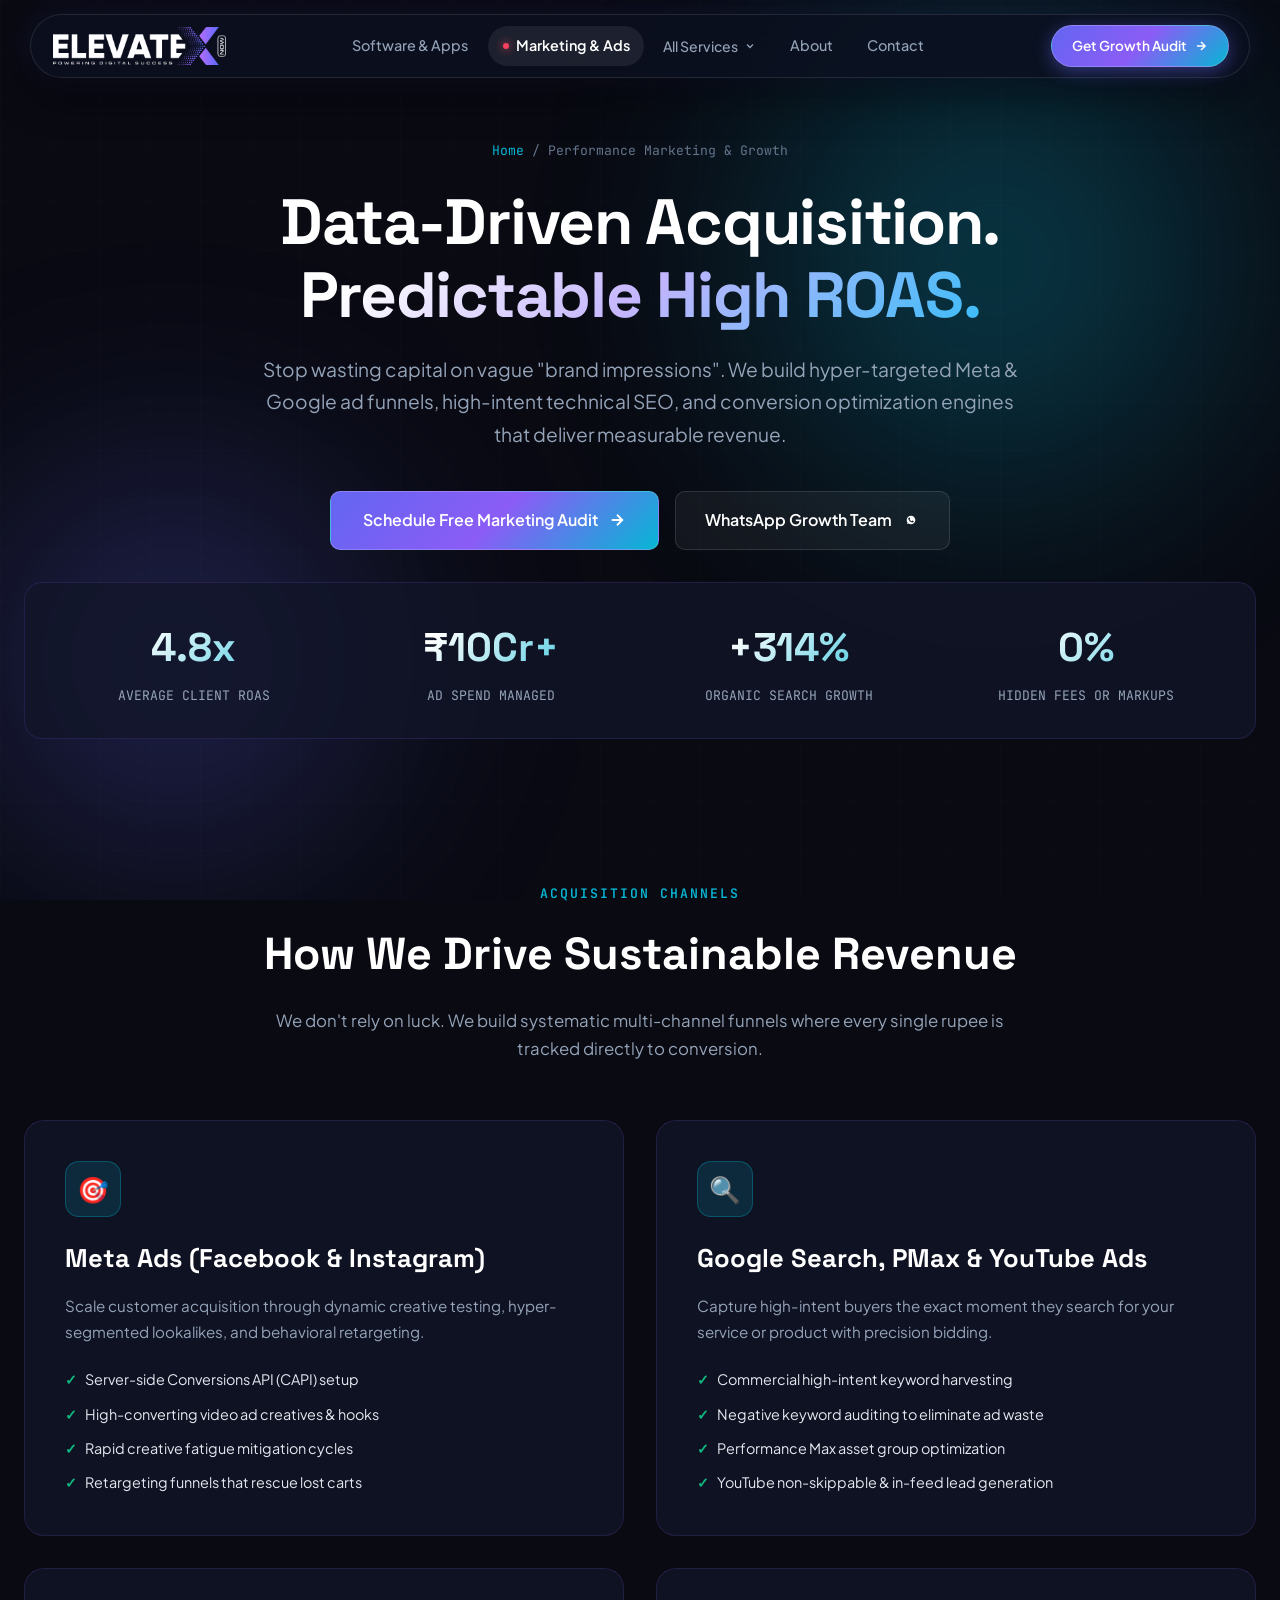
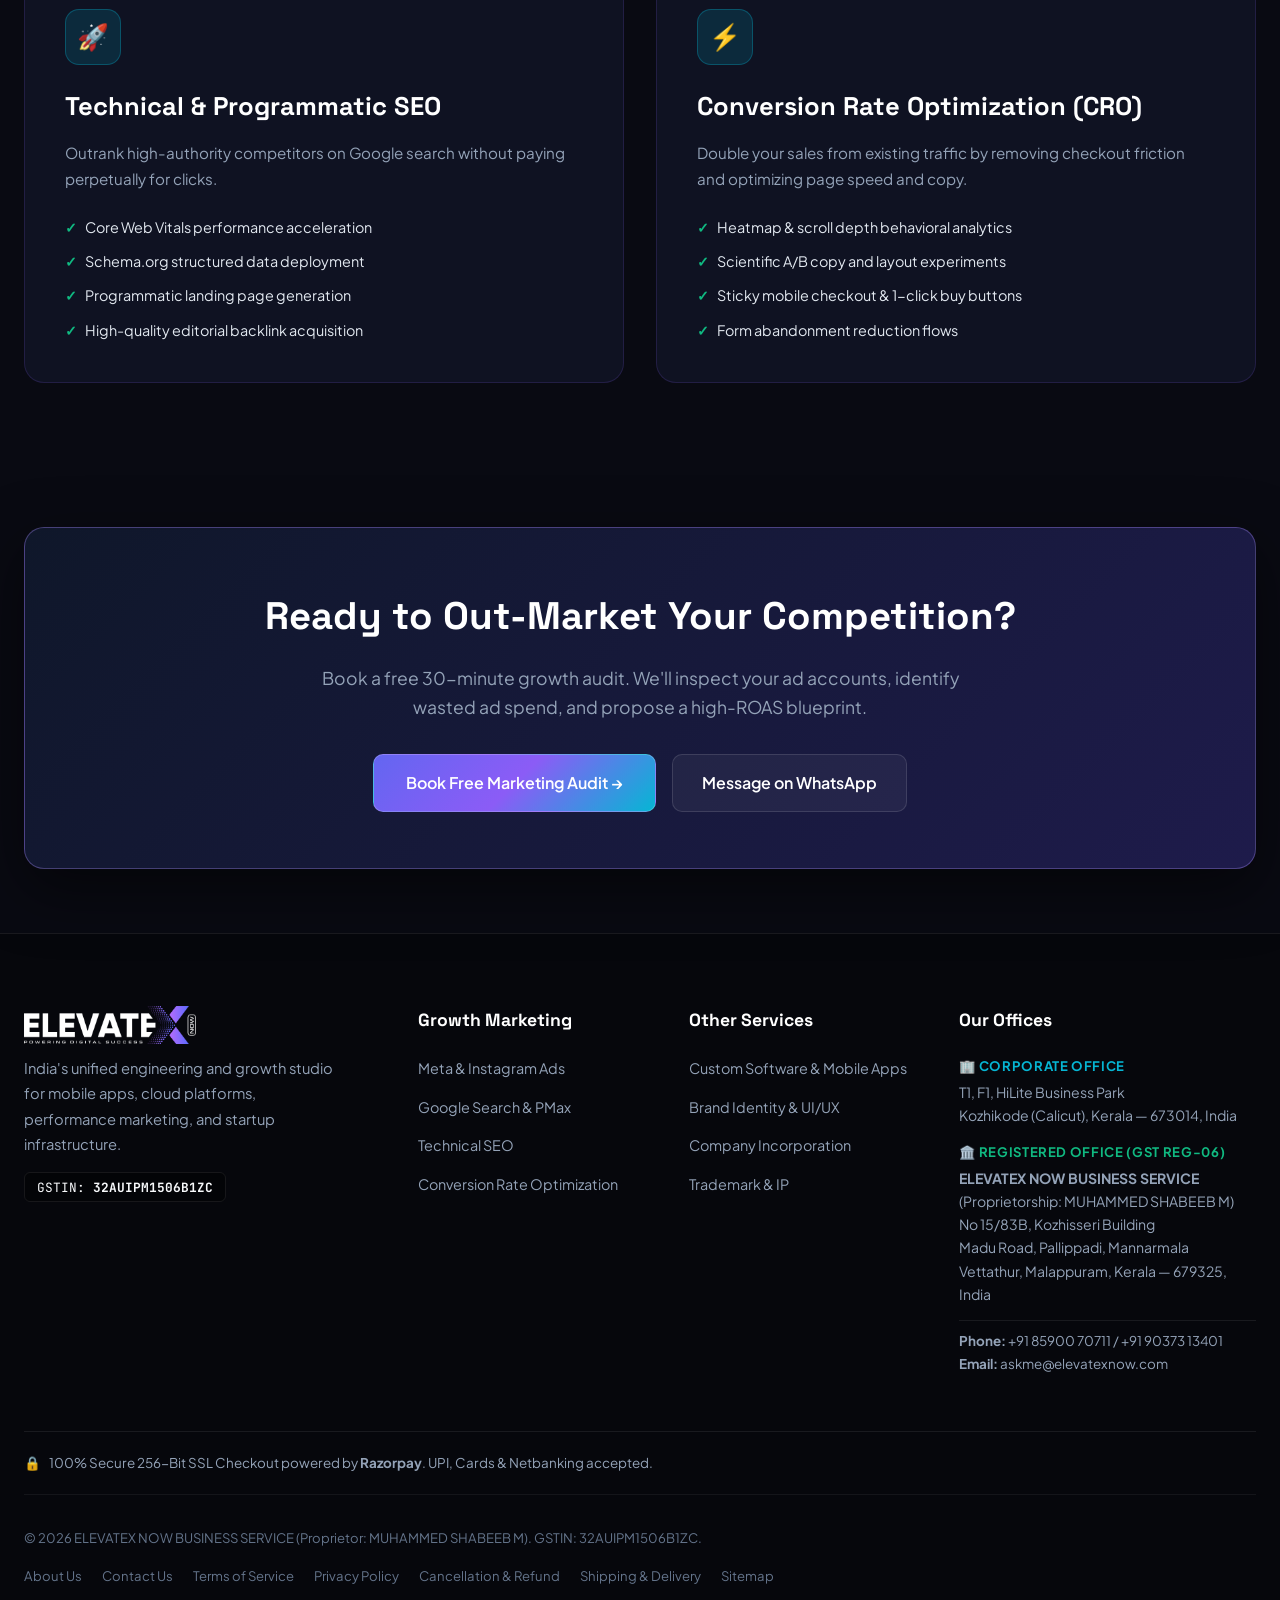
<file: marketing.html>
<!DOCTYPE html>
<html lang="en">
<head>
  <meta charset="UTF-8"/>
  <meta name="viewport" content="width=device-width, initial-scale=1.0, viewport-fit=cover"/>

  <!-- Google Analytics 4 (GA4) -->
  <script async src="https://www.googletagmanager.com/gtag/js?id=G-XXXXXXXXXX"></script>
  <script>
    window.dataLayer = window.dataLayer || [];
    function gtag(){dataLayer.push(arguments);}
    gtag('js', new Date());
    gtag('config', 'G-XXXXXXXXXX', {
      page_title: 'Performance Marketing & SEO Services | ElevateX Now',
      page_location: 'https://elevatexnow.com/marketing.html',
      send_page_view: true,
      anonymize_ip: true
    });
  </script>

  <!-- Primary Meta Tags -->
  <title>Performance Marketing, Meta &amp; Google Ads, SEO | ElevateX Now India</title>
  <meta name="description" content="Data-driven performance marketing, high-ROAS Meta Ads, intent-focused Google Ads, and technical SEO engineered to scale revenue for startups and growing enterprises."/>
  <meta name="keywords" content="performance marketing Kerala, Google Ads agency India, Meta Ads specialist, SEO services Malappuram, Facebook ads agency, digital marketing Kerala, conversion rate optimization, ElevateX Now"/>
  <meta name="author" content="ElevateX Now Business Service"/>
  <meta name="robots" content="index, follow"/>
  <link rel="canonical" href="https://elevatexnow.com/marketing.html"/>

  <!-- Open Graph -->
  <meta property="og:type" content="website"/>
  <meta property="og:site_name" content="ElevateX Now Business Service"/>
  <meta property="og:locale" content="en_IN"/>
  <meta property="og:url" content="https://elevatexnow.com/marketing.html"/>
  <meta property="og:title" content="Performance Marketing &amp; SEO Services | ElevateX Now"/>
  <meta property="og:description" content="Engineered to drive revenue, not vanity metrics. High-ROAS Meta Ads, Google Ads, and Technical SEO campaigns."/>
  <meta property="og:image" content="https://elevatexnow.com/og-marketing.jpg"/>
  <meta property="og:image:width" content="1200"/>
  <meta property="og:image:height" content="630"/>

  <!-- PWA & Mobile Meta -->
  <meta name="theme-color" content="#0b0c16"/>
  <link rel="icon" type="image/jpeg" href="/logo.jpg"/>
  <link rel="manifest" href="/site.webmanifest"/>

  <!-- Structured Data: Service & Breadcrumb -->
  <script type="application/ld+json">
  {
    "@context": "https://schema.org",
    "@type": "Service",
    "serviceType": "Performance Marketing & Customer Acquisition",
    "provider": {
      "@type": "ProfessionalService",
      "name": "ElevateX Now Business Service",
      "legalName": "MUHAMMED SHABEEB M",
      "taxID": "32AUIPM1506B1ZC",
      "url": "https://elevatexnow.com",
      "telephone": "+91-85900-70711",
      "address": {
        "@type": "PostalAddress",
        "streetAddress": "No 15/83B, Kozhisseri Building, Madu Road, Pallippadi, Mannarmala",
        "addressLocality": "Vettathur",
        "addressRegion": "Kerala",
        "postalCode": "679325",
        "addressCountry": "IN"
      }
    },
    "name": "Performance Marketing & Customer Acquisition",
    "description": "High-ROAS Meta Ads, Google Ads Search & PMax campaigns, Technical SEO, and conversion rate optimization (CRO) backed by server-side analytics.",
    "areaServed": ["IN", "AE", "US"]
  }
  </script>

  <!-- Google Fonts Preconnect & Stylesheet -->
  <link rel="preconnect" href="https://fonts.googleapis.com"/>
  <link rel="preconnect" href="https://fonts.gstatic.com" crossorigin/>
  <link href="https://fonts.googleapis.com/css2?family=JetBrains+Mono:wght@400;500;600&family=Plus+Jakarta+Sans:wght@300;400;500;600;700;800&family=Space+Grotesk:wght@500;600;700&display=swap" rel="stylesheet"/>
  <link rel="stylesheet" href="/nav.css"/>

  <style>
    :root {
      --bg: #090a12;
      --bg-surface: #0e111f;
      --bg-card: rgba(18, 22, 41, 0.75);
      --bg-card-hover: rgba(26, 32, 60, 0.85);
      --border: rgba(139, 92, 246, 0.16);
      --border-strong: rgba(167, 139, 250, 0.35);
      --border-cyan: rgba(6, 182, 212, 0.3);
      --text: #f8fafc;
      --text-muted: #94a3b8;
      --text-dim: #64748b;
      --primary: #6366f1;
      --cyan: #06b6d4;
      --emerald: #10b981;
      --grad-main: linear-gradient(135deg, #6366f1 0%, #8b5cf6 50%, #06b6d4 100%);
      --grad-text: linear-gradient(135deg, #ffffff 10%, #c4b5fd 50%, #38bdf8 100%);
      --font-body: 'Plus Jakarta Sans', sans-serif;
      --font-heading: 'Space Grotesk', sans-serif;
      --font-mono: 'JetBrains Mono', monospace;
      --ease: cubic-bezier(0.16, 1, 0.3, 1);
      --nav-h: 76px;
    }

    *, *::before, *::after { box-sizing: border-box; margin: 0; padding: 0; }
    html { scroll-behavior: smooth; font-size: 16px; color-scheme: dark; }
    body { background-color: var(--bg); color: var(--text); font-family: var(--font-body); line-height: 1.65; overflow-x: hidden; min-height: 100vh; position: relative; }

    .cyber-mesh { position: fixed; inset: 0; pointer-events: none; z-index: 0; overflow: hidden; }
    .mesh-blob { position: absolute; border-radius: 50%; filter: blur(100px); opacity: 0.35; animation: floatPulse 18s ease-in-out infinite alternate; will-change: transform; }
    .blob-1 { top: -10%; right: -5%; width: 700px; height: 700px; background: radial-gradient(circle, #06b6d4 0%, rgba(6, 182, 212, 0) 70%); }
    .blob-2 { top: 40%; left: -10%; width: 600px; height: 600px; background: radial-gradient(circle, #6366f1 0%, rgba(99, 102, 241, 0) 70%); }
    @keyframes floatPulse { 0% { transform: translate(0, 0) scale(1); } 50% { transform: translate(40px, -30px) scale(1.08); } 100% { transform: translate(-30px, 40px) scale(0.95); } }
    .grid-overlay { position: fixed; inset: 0; background-image: linear-gradient(rgba(255, 255, 255, 0.02) 1px, transparent 1px), linear-gradient(90deg, rgba(255, 255, 255, 0.02) 1px, transparent 1px); background-size: 50px 50px; pointer-events: none; z-index: 1; opacity: 0.6; }
    .container { width: 100%; max-width: 1280px; margin: 0 auto; padding: 0 1.5rem; position: relative; z-index: 2; }
    a { color: inherit; text-decoration: none; transition: all 0.25s var(--ease); }

    /* Header - Redesigned Floating Capsule */
    header.site-header { position: fixed; top: 14px; left: 0; right: 0; z-index: 1000; padding: 0 1.25rem; pointer-events: none; }
    .nav-inner { max-width: 1220px; margin: 0 auto; height: 64px; padding: 0 1.25rem 0 1.4rem; background: rgba(12, 16, 32, 0.82); backdrop-filter: blur(24px); -webkit-backdrop-filter: blur(24px); border: 1px solid rgba(255, 255, 255, 0.1); border-radius: 9999px; box-shadow: 0 14px 40px rgba(0, 0, 0, 0.5), 0 0 30px rgba(99, 102, 241, 0.15); display: flex; align-items: center; justify-content: space-between; gap: 1.5rem; pointer-events: auto; }
    .brand-logo { display: flex; align-items: center; gap: 0.7rem; text-decoration: none; flex-shrink: 0; }
    .logo-badge-img { width: 36px; height: 36px; border-radius: 9px; object-fit: cover; box-shadow: 0 0 14px rgba(99, 102, 241, 0.45); border: 1px solid rgba(255, 255, 255, 0.18); }
    .logo-title-group { display: flex; flex-direction: column; }
    .logo-main-text { font-family: var(--font-heading); font-size: 1.28rem; font-weight: 700; color: #fff; line-height: 1.1; }
    .logo-x-accent { background: var(--grad-main); -webkit-background-clip: text; -webkit-text-fill-color: transparent; }
    .logo-sub-tag { font-size: 0.62rem; font-weight: 600; text-transform: uppercase; letter-spacing: 0.14em; color: var(--cyan); font-family: var(--font-mono); line-height: 1; margin-top: 2px; }
    .nav-links { display: flex; align-items: center; gap: 0.35rem; list-style: none; margin: 0; padding: 0; }
    .nav-item { position: relative; }
    .nav-link-item { font-size: 0.9rem; font-weight: 500; color: var(--text-muted); padding: 0.5rem 0.9rem; border-radius: 9999px; text-decoration: none; display: inline-flex; align-items: center; gap: 0.45rem; transition: all 0.2s ease; white-space: nowrap; }
    .nav-link-item:hover, .nav-link-item.active { color: #fff; background: rgba(255, 255, 255, 0.08); font-weight: 600; }
    .nav-dot-active { width: 6px; height: 6px; border-radius: 50%; background: #f43f5e; box-shadow: 0 0 8px #f43f5e; flex-shrink: 0; }
    .btn-nav-cta { background: var(--grad-main); color: #fff; font-size: 0.85rem; font-weight: 600; padding: 0.55rem 1.25rem; border-radius: 9999px; box-shadow: 0 4px 18px rgba(99, 102, 241, 0.45); display: inline-flex; align-items: center; gap: 0.45rem; border: 1px solid rgba(255, 255, 255, 0.22); text-decoration: none; white-space: nowrap; transition: all 0.2s ease; }
    .btn-nav-cta:hover { transform: translateY(-2px); box-shadow: 0 6px 24px rgba(99, 102, 241, 0.65); }
    .mobile-toggle { display: none; background: rgba(255, 255, 255, 0.06); border: 1px solid rgba(255, 255, 255, 0.1); border-radius: 9999px; color: #fff; cursor: pointer; padding: 0.45rem; }

    /* Page Hero */
    .page-hero { padding-top: calc(var(--nav-h) + 4rem); padding-bottom: 4rem; text-align: center; }
    .breadcrumb-nav { display: flex; align-items: center; justify-content: center; gap: 0.5rem; font-size: 0.82rem; font-family: var(--font-mono); color: var(--text-dim); margin-bottom: 1.5rem; }
    .breadcrumb-nav a { color: var(--cyan); }
    .page-title { font-family: var(--font-heading); font-size: clamp(2.5rem, 5vw, 4.2rem); font-weight: 700; color: #fff; line-height: 1.15; letter-spacing: -0.02em; margin-bottom: 1.25rem; }
    .page-title .glow-text { background: var(--grad-text); -webkit-background-clip: text; -webkit-text-fill-color: transparent; }
    .page-lead { font-size: 1.2rem; color: var(--text-muted); max-width: 780px; margin: 0 auto 2.5rem auto; line-height: 1.7; }
    .hero-btn-row { display: flex; justify-content: center; gap: 1rem; flex-wrap: wrap; }

    /* Section Styling */
    .section-spacing { padding: 5rem 0; position: relative; }
    .section-header { text-align: center; max-width: 780px; margin: 0 auto 3.5rem auto; }
    .section-eyebrow { font-family: var(--font-mono); font-size: 0.82rem; font-weight: 600; text-transform: uppercase; letter-spacing: 0.15em; color: var(--cyan); margin-bottom: 0.75rem; display: block; }
    .section-title { font-family: var(--font-heading); font-size: clamp(2rem, 3.5vw, 3rem); font-weight: 700; color: #fff; margin-bottom: 1rem; }
    .section-desc { font-size: 1.05rem; color: var(--text-muted); line-height: 1.7; }

    /* Grid */
    .mkt-grid { display: grid; grid-template-columns: repeat(2, 1fr); gap: 2rem; margin-top: 2rem; }
    .mkt-card { background: var(--bg-card); border: 1px solid var(--border); border-radius: 20px; padding: 2.5rem; position: relative; transition: all 0.3s var(--ease); }
    .mkt-card:hover { border-color: var(--cyan); transform: translateY(-4px); background: var(--bg-card-hover); }
    .mkt-icon { width: 56px; height: 56px; border-radius: 14px; background: rgba(6, 182, 212, 0.15); border: 1px solid var(--border-cyan); display: flex; align-items: center; justify-content: center; font-size: 1.6rem; margin-bottom: 1.25rem; }
    .mkt-card h3 { font-family: var(--font-heading); font-size: 1.6rem; font-weight: 700; color: #fff; margin-bottom: 0.85rem; }
    .mkt-card p { font-size: 0.95rem; color: var(--text-muted); line-height: 1.7; margin-bottom: 1.5rem; }
    .mkt-list { list-style: none; display: flex; flex-direction: column; gap: 0.65rem; }
    .mkt-list li { font-size: 0.9rem; color: #e2e8f0; display: flex; align-items: center; gap: 0.5rem; }
    .mkt-list li span { color: var(--emerald); font-weight: bold; }

    /* Stats strip */
    .stats-strip { display: grid; grid-template-columns: repeat(4, 1fr); gap: 1.5rem; background: var(--bg-card); border: 1px solid var(--border); border-radius: 18px; padding: 2rem; margin-top: 2rem; }
    .stat-box { text-align: center; }
    .stat-num { font-family: var(--font-heading); font-size: 2.5rem; font-weight: 700; color: #fff; margin-bottom: 0.25rem; background: linear-gradient(135deg, #fff 30%, var(--cyan) 100%); -webkit-background-clip: text; -webkit-text-fill-color: transparent; }
    .stat-lbl { font-size: 0.82rem; color: var(--text-muted); text-transform: uppercase; font-family: var(--font-mono); }

    /* CTA Bar */
    .cta-banner { background: linear-gradient(135deg, #0f172a 0%, #1e1b4b 100%); border: 1px solid var(--border-strong); border-radius: 20px; padding: 3.5rem; text-align: center; margin: 4rem 0; box-shadow: 0 20px 60px rgba(0,0,0,0.5); }
    .cta-banner h2 { font-family: var(--font-heading); font-size: 2.4rem; color: #fff; margin-bottom: 1rem; }
    .cta-banner p { color: var(--text-muted); font-size: 1.1rem; max-width: 650px; margin: 0 auto 2rem auto; }

    /* Footer */
    footer.site-footer { background: #06070c; border-top: 1px solid rgba(255, 255, 255, 0.08); padding: 4.5rem 0 2.5rem 0; }
    .footer-grid { display: grid; grid-template-columns: 1.4fr 0.9fr 0.9fr 1.2fr; gap: 3rem; margin-bottom: 3.5rem; }
    .footer-heading { font-family: var(--font-heading); font-size: 1.1rem; font-weight: 700; color: #fff; margin-bottom: 1.25rem; }
    .footer-links { list-style: none; display: flex; flex-direction: column; gap: 0.75rem; }
    .footer-links a { font-size: 0.9rem; color: var(--text-muted); }
    .footer-links a:hover { color: var(--cyan); }
    .footer-address-box { font-size: 0.88rem; color: var(--text-muted); line-height: 1.65; }
    .footer-bottom-bar { border-top: 1px solid rgba(255, 255, 255, 0.06); padding-top: 2rem; display: flex; align-items: center; justify-content: space-between; flex-wrap: wrap; gap: 1rem; font-size: 0.82rem; color: var(--text-dim); }

    .btn-primary { background: var(--grad-main); color: #fff; font-size: 1rem; font-weight: 600; padding: 0.95rem 2rem; border-radius: 10px; display: inline-flex; align-items: center; justify-content: center; gap: 0.65rem; border: 1px solid rgba(255, 255, 255, 0.2); }
    .btn-secondary { background: rgba(255, 255, 255, 0.05); color: #fff; font-size: 1rem; font-weight: 600; padding: 0.95rem 1.8rem; border-radius: 10px; display: inline-flex; align-items: center; justify-content: center; gap: 0.65rem; border: 1px solid rgba(255, 255, 255, 0.12); }

    @media (max-width: 900px) {
      .mkt-grid, .stats-strip, .footer-grid { grid-template-columns: 1fr; }
      .nav-links, .btn-nav-cta { display: none; }
    }
  </style>
</head>
<body>

  <div class="cyber-mesh" aria-hidden="true">
    <div class="mesh-blob blob-1"></div>
    <div class="mesh-blob blob-2"></div>
  </div>
  <div class="grid-overlay" aria-hidden="true"></div>

  <!-- Header - Universal Floating Capsule -->
  <header class="site-header" id="siteHeader">
    <div class="nav-inner">
      <a href="/" class="brand-logo" aria-label="ElevateX Now Homepage">
        <img src="/logo.png" alt="ElevateX Now — Powering Digital Success" class="header-logo-img" width="172" height="38"/>
      </a>

      <nav aria-label="Primary Navigation">
        <ul class="nav-links">
          <li class="nav-item">
            <a href="/software-development.html" class="nav-link-item">
              <span>Software &amp; Apps</span>
            </a>
          </li>
          <li class="nav-item">
            <a href="/marketing.html" class="nav-link-item active">
              <span class="nav-dot-active"></span>
              <span>Marketing &amp; Ads</span>
            </a>
          </li>
          <li class="nav-item nav-has-dropdown">
            <button class="nav-dropdown-trigger" type="button" aria-haspopup="true" aria-expanded="false">
              <span>All Services</span>
              <svg class="chevron-icon" width="12" height="12" viewBox="0 0 24 24" fill="none" stroke="currentColor" stroke-width="2.5"><path d="M6 9l6 6 6-6"/></svg>
            </button>
            <div class="nav-dropdown-menu">
              <a href="/software-development.html" class="dropdown-card-item">
                <div class="dd-card-icon" style="color: var(--cyan);">💻</div>
                <div class="dd-card-text">
                  <div class="dd-card-title">Custom Software &amp; SaaS</div>
                  <div class="dd-card-desc">Web platforms, microservices &amp; APIs</div>
                </div>
              </a>
              <a href="/software-development.html#mobile" class="dropdown-card-item">
                <div class="dd-card-icon" style="color: var(--primary-light);">📱</div>
                <div class="dd-card-text">
                  <div class="dd-card-title">iOS &amp; Android Apps</div>
                  <div class="dd-card-desc">60 FPS native apps in Flutter &amp; Swift</div>
                </div>
              </a>
              <a href="/marketing.html" class="dropdown-card-item">
                <div class="dd-card-icon" style="color: #f43f5e;">📈</div>
                <div class="dd-card-text">
                  <div class="dd-card-title">Performance Marketing</div>
                  <div class="dd-card-desc">Meta CAPI &amp; Google Ads PMax scaling</div>
                </div>
              </a>
              <a href="/branding.html" class="dropdown-card-item">
                <div class="dd-card-icon" style="color: #a855f7;">🎨</div>
                <div class="dd-card-text">
                  <div class="dd-card-title">Brand Identity &amp; UI/UX</div>
                  <div class="dd-card-desc">Figma prototypes &amp; design systems</div>
                </div>
              </a>
              <a href="/startup-registration.html" class="dropdown-card-item">
                <div class="dd-card-icon" style="color: var(--emerald);">🏢</div>
                <div class="dd-card-text">
                  <div class="dd-card-title">Startup Incorporation</div>
                  <div class="dd-card-desc">Pvt Ltd, LLP, MSME Udyam &amp; MCA setup</div>
                </div>
              </a>
              <a href="/legal-compliance.html" class="dropdown-card-item">
                <div class="dd-card-icon" style="color: #38bdf8;">⚖️</div>
                <div class="dd-card-text">
                  <div class="dd-card-title">Trademark &amp; IP Protection</div>
                  <div class="dd-card-desc">Trademark search, filing &amp; compliance</div>
                </div>
              </a>
            </div>
          </li>
          <li class="nav-item">
            <a href="/about.html" class="nav-link-item">About</a>
          </li>
          <li class="nav-item">
            <a href="/contact.html" class="nav-link-item">Contact</a>
          </li>
        </ul>
      </nav>

      <div class="nav-actions">
        <a href="/contact.html" class="btn-nav-cta">
          <span>Get Growth Audit</span>
          <svg width="14" height="14" viewBox="0 0 24 24" fill="none" stroke="currentColor" stroke-width="2.5"><path d="M5 12h14M12 5l7 7-7 7"/></svg>
        </a>
      </div>

      <button class="mobile-toggle" id="mobileMenuBtn" aria-label="Toggle Navigation Menu">
        <svg width="22" height="22" viewBox="0 0 24 24" fill="none" stroke="currentColor" stroke-width="2.2" stroke-linecap="round" stroke-linejoin="round"><line x1="3" y1="12" x2="21" y2="12"></line><line x1="3" y1="6" x2="21" y2="6"></line><line x1="3" y1="18" x2="21" y2="18"></line></svg>
      </button>
    </div>
  </header>

  <!-- Mobile Drawer -->
  <div class="mobile-drawer" id="mobileDrawer">
    <a href="/software-development.html" class="mob-link">💻 Custom Software &amp; Mobile Apps</a>
    <a href="/marketing.html" class="mob-link active">📈 Performance Marketing &amp; SEO</a>
    <a href="/branding.html" class="mob-link">🎨 Brand Identity &amp; UI/UX</a>
    <a href="/startup-registration.html" class="mob-link">🏢 Startup Registration (Pvt Ltd / LLP)</a>
    <a href="/legal-compliance.html" class="mob-link">⚖️ Legal, IP &amp; Trademark Protection</a>
    <a href="/about.html" class="mob-link">ℹ️ About Us</a>
    <a href="/contact.html" class="mob-link">📞 Contact Us</a>
    <a href="/contact.html" class="mob-cta">Get Growth Audit →</a>
  </div>

  <main>
    <!-- Page Hero -->
    <section class="page-hero">
      <div class="container">
        <div class="breadcrumb-nav">
          <a href="/">Home</a> <span>/</span> <span>Performance Marketing &amp; Growth</span>
        </div>

        <h1 class="page-title">
          Data-Driven Acquisition.<br/>
          <span class="glow-text">Predictable High ROAS.</span>
        </h1>

        <p class="page-lead">
          Stop wasting capital on vague "brand impressions". We build hyper-targeted Meta &amp; Google ad funnels, high-intent technical SEO, and conversion optimization engines that deliver measurable revenue.
        </p>

        <div class="hero-btn-row">
          <a href="/#consultation" class="btn-primary">
            <span>Schedule Free Marketing Audit</span>
            <svg width="18" height="18" viewBox="0 0 24 24" fill="none" stroke="currentColor" stroke-width="2.5"><path d="M5 12h14M12 5l7 7-7 7"/></svg>
          </a>
          <a href="https://wa.me/918590070711?text=Hello%20ElevateX!%20I'm%20interested%20in%20Performance%20Marketing%20and%20Ads." target="_blank" rel="noopener" class="btn-secondary">
            <span>WhatsApp Growth Team</span>
            <svg width="18" height="18" viewBox="0 0 24 24" fill="currentColor"><path d="M12.031 6.172c-3.181 0-5.767 2.586-5.768 5.766-.001 1.298.38 2.27 1.019 3.287l-.582 2.128 2.182-.573c.978.58 1.911.928 3.145.929 3.178 0 5.767-2.587 5.768-5.766 0-3.18-2.587-5.771-5.764-5.771zm3.392 8.244c-.144.405-.837.774-1.17.824-.299.045-.677.063-1.092-.069-.252-.08-.575-.187-.988-.365-1.739-.751-2.874-2.502-2.961-2.617-.087-.116-.708-.94-.708-1.793s.448-1.273.607-1.446c.159-.173.346-.217.462-.217l.332.007c.106.005.249-.04.39.299.144.347.491 1.2.534 1.287.043.087.072.188.014.304-.058.116-.087.188-.173.289l-.26.304c-.087.086-.177.18-.076.354.101.174.449.741.964 1.201.662.591 1.221.774 1.394.86.174.086.275.072.376-.043.101-.116.433-.506.549-.68.116-.173.231-.144.39-.086s1.011.477 1.184.564.289.13.332.202c.043.072.043.419-.101.824z"/></svg>
          </a>
        </div>

        <!-- Metrics Strip -->
        <div class="stats-strip">
          <div class="stat-box">
            <div class="stat-num">4.8x</div>
            <div class="stat-lbl">Average Client ROAS</div>
          </div>
          <div class="stat-box">
            <div class="stat-num">₹10Cr+</div>
            <div class="stat-lbl">Ad Spend Managed</div>
          </div>
          <div class="stat-box">
            <div class="stat-num">+314%</div>
            <div class="stat-lbl">Organic Search Growth</div>
          </div>
          <div class="stat-box">
            <div class="stat-num">0%</div>
            <div class="stat-lbl">Hidden Fees or Markups</div>
          </div>
        </div>
      </div>
    </section>

    <!-- Marketing Core Services -->
    <section class="section-spacing">
      <div class="container">
        <div class="section-header">
          <span class="section-eyebrow">Acquisition Channels</span>
          <h2 class="section-title">How We Drive Sustainable Revenue</h2>
          <p class="section-desc">
            We don't rely on luck. We build systematic multi-channel funnels where every single rupee is tracked directly to conversion.
          </p>
        </div>

        <div class="mkt-grid">
          
          <div class="mkt-card">
            <div class="mkt-icon">🎯</div>
            <h3>Meta Ads (Facebook &amp; Instagram)</h3>
            <p>
              Scale customer acquisition through dynamic creative testing, hyper-segmented lookalikes, and behavioral retargeting.
            </p>
            <ul class="mkt-list">
              <li><span>✓</span> Server-side Conversions API (CAPI) setup</li>
              <li><span>✓</span> High-converting video ad creatives &amp; hooks</li>
              <li><span>✓</span> Rapid creative fatigue mitigation cycles</li>
              <li><span>✓</span> Retargeting funnels that rescue lost carts</li>
            </ul>
          </div>

          <div class="mkt-card">
            <div class="mkt-icon">🔍</div>
            <h3>Google Search, PMax &amp; YouTube Ads</h3>
            <p>
              Capture high-intent buyers the exact moment they search for your service or product with precision bidding.
            </p>
            <ul class="mkt-list">
              <li><span>✓</span> Commercial high-intent keyword harvesting</li>
              <li><span>✓</span> Negative keyword auditing to eliminate ad waste</li>
              <li><span>✓</span> Performance Max asset group optimization</li>
              <li><span>✓</span> YouTube non-skippable &amp; in-feed lead generation</li>
            </ul>
          </div>

          <div class="mkt-card">
            <div class="mkt-icon">🚀</div>
            <h3>Technical &amp; Programmatic SEO</h3>
            <p>
              Outrank high-authority competitors on Google search without paying perpetually for clicks.
            </p>
            <ul class="mkt-list">
              <li><span>✓</span> Core Web Vitals performance acceleration</li>
              <li><span>✓</span> Schema.org structured data deployment</li>
              <li><span>✓</span> Programmatic landing page generation</li>
              <li><span>✓</span> High-quality editorial backlink acquisition</li>
            </ul>
          </div>

          <div class="mkt-card">
            <div class="mkt-icon">⚡</div>
            <h3>Conversion Rate Optimization (CRO)</h3>
            <p>
              Double your sales from existing traffic by removing checkout friction and optimizing page speed and copy.
            </p>
            <ul class="mkt-list">
              <li><span>✓</span> Heatmap &amp; scroll depth behavioral analytics</li>
              <li><span>✓</span> Scientific A/B copy and layout experiments</li>
              <li><span>✓</span> Sticky mobile checkout &amp; 1-click buy buttons</li>
              <li><span>✓</span> Form abandonment reduction flows</li>
            </ul>
          </div>

        </div>
      </div>
    </section>

    <!-- CTA Banner -->
    <section class="container">
      <div class="cta-banner">
        <h2>Ready to Out-Market Your Competition?</h2>
        <p>Book a free 30-minute growth audit. We'll inspect your ad accounts, identify wasted ad spend, and propose a high-ROAS blueprint.</p>
        <div style="display: flex; justify-content: center; gap: 1rem; flex-wrap: wrap;">
          <a href="/#consultation" class="btn-primary">Book Free Marketing Audit →</a>
          <a href="https://wa.me/918590070711?text=Hello%20ElevateX!%20I'd%20like%20a%20Marketing%20Audit." target="_blank" rel="noopener" class="btn-secondary">Message on WhatsApp</a>
        </div>
      </div>
    </section>
  </main>

  <!-- Footer -->
  <footer class="site-footer">
    <div class="container">
      <div class="footer-grid">
        <div>
          <div class="brand-logo" style="margin-bottom: 0.75rem;">
            <img src="/logo.png" alt="ElevateX Now — Powering Digital Success" class="header-logo-img" style="height: 38px; width: auto;" loading="lazy"/>
          </div>
          <p style="font-size: 0.92rem; color: var(--text-muted); line-height: 1.7; max-width: 320px;">
            India's unified engineering and growth studio for mobile apps, cloud platforms, performance marketing, and startup infrastructure.
          </p>
          <div style="margin-top: 1rem;">
            <span style="font-family: var(--font-mono); font-size: 0.8rem; background: rgba(0,0,0,0.4); padding: 0.35rem 0.75rem; border-radius: 6px; border: 1px solid rgba(255,255,255,0.08);">
              GSTIN: <strong>32AUIPM1506B1ZC</strong>
            </span>
          </div>
        </div>

        <div>
          <h4 class="footer-heading">Growth Marketing</h4>
          <ul class="footer-links">
            <li><a href="/marketing.html">Meta &amp; Instagram Ads</a></li>
            <li><a href="/marketing.html">Google Search &amp; PMax</a></li>
            <li><a href="/marketing.html">Technical SEO</a></li>
            <li><a href="/marketing.html">Conversion Rate Optimization</a></li>
          </ul>
        </div>

        <div>
          <h4 class="footer-heading">Other Services</h4>
          <ul class="footer-links">
            <li><a href="/software-development.html">Custom Software &amp; Mobile Apps</a></li>
            <li><a href="/branding.html">Brand Identity &amp; UI/UX</a></li>
            <li><a href="/startup-registration.html">Company Incorporation</a></li>
            <li><a href="/legal-compliance.html">Trademark &amp; IP</a></li>
          </ul>
        </div>

        <div>
          <h4 class="footer-heading">Our Offices</h4>
          <div class="footer-address-box">
            <div style="margin-bottom: 0.85rem;">
              <span style="color: var(--cyan); font-weight: 700; font-size: 0.82rem; letter-spacing: 0.05em; display: block; margin-bottom: 0.25rem;">🏢 CORPORATE OFFICE</span>
              T1, F1, HiLite Business Park<br/>
              Kozhikode (Calicut), Kerala — 673014, India
            </div>
            <div style="margin-bottom: 0.85rem;">
              <span style="color: var(--emerald); font-weight: 700; font-size: 0.82rem; letter-spacing: 0.05em; display: block; margin-bottom: 0.25rem;">🏛️ REGISTERED OFFICE (GST REG-06)</span>
              <strong>ELEVATEX NOW BUSINESS SERVICE</strong><br/>
              (Proprietorship: MUHAMMED SHABEEB M)<br/>
              No 15/83B, Kozhisseri Building<br/>
              Madu Road, Pallippadi, Mannarmala<br/>
              Vettathur, Malappuram, Kerala — 679325, India
            </div>
            <div style="font-size: 0.84rem; border-top: 1px solid rgba(255,255,255,0.08); padding-top: 0.6rem;">
              <strong>Phone:</strong> +91 85900 70711 / +91 90373 13401<br/>
              <strong>Email:</strong> askme@elevatexnow.com
            </div>
          </div>
        </div>
      </div>

      <!-- Razorpay Security Badge Bar -->
      <div style="border-top: 1px solid rgba(255, 255, 255, 0.08); padding: 1.25rem 0; margin-top: 2rem; display: flex; align-items: center; justify-content: space-between; flex-wrap: wrap; gap: 1rem; font-size: 0.84rem; color: var(--text-muted);">
        <div style="display: flex; align-items: center; gap: 0.5rem;">
          <span style="color: var(--emerald);">🔒</span>
          <span>100% Secure 256-Bit SSL Checkout powered by <strong>Razorpay</strong>. UPI, Cards &amp; Netbanking accepted.</span>
        </div>
      </div>

      <div class="footer-bottom-bar">
        <div>© 2026 ELEVATEX NOW BUSINESS SERVICE (Proprietor: MUHAMMED SHABEEB M). GSTIN: 32AUIPM1506B1ZC.</div>
        <div style="display: flex; gap: 1.25rem; flex-wrap: wrap;">
          <a href="/about.html">About Us</a>
          <a href="/contact.html">Contact Us</a>
          <a href="/terms.html">Terms of Service</a>
          <a href="/privacy-policy.html">Privacy Policy</a>
          <a href="/refund-policy.html">Cancellation &amp; Refund</a>
          <a href="/shipping-delivery.html">Shipping &amp; Delivery</a>
          <a href="/sitemap.xml">Sitemap</a>
        </div>
      </div>
    </div>
  </footer>

  <script src="/nav.js" defer></script>
</body>
</html>
</file>
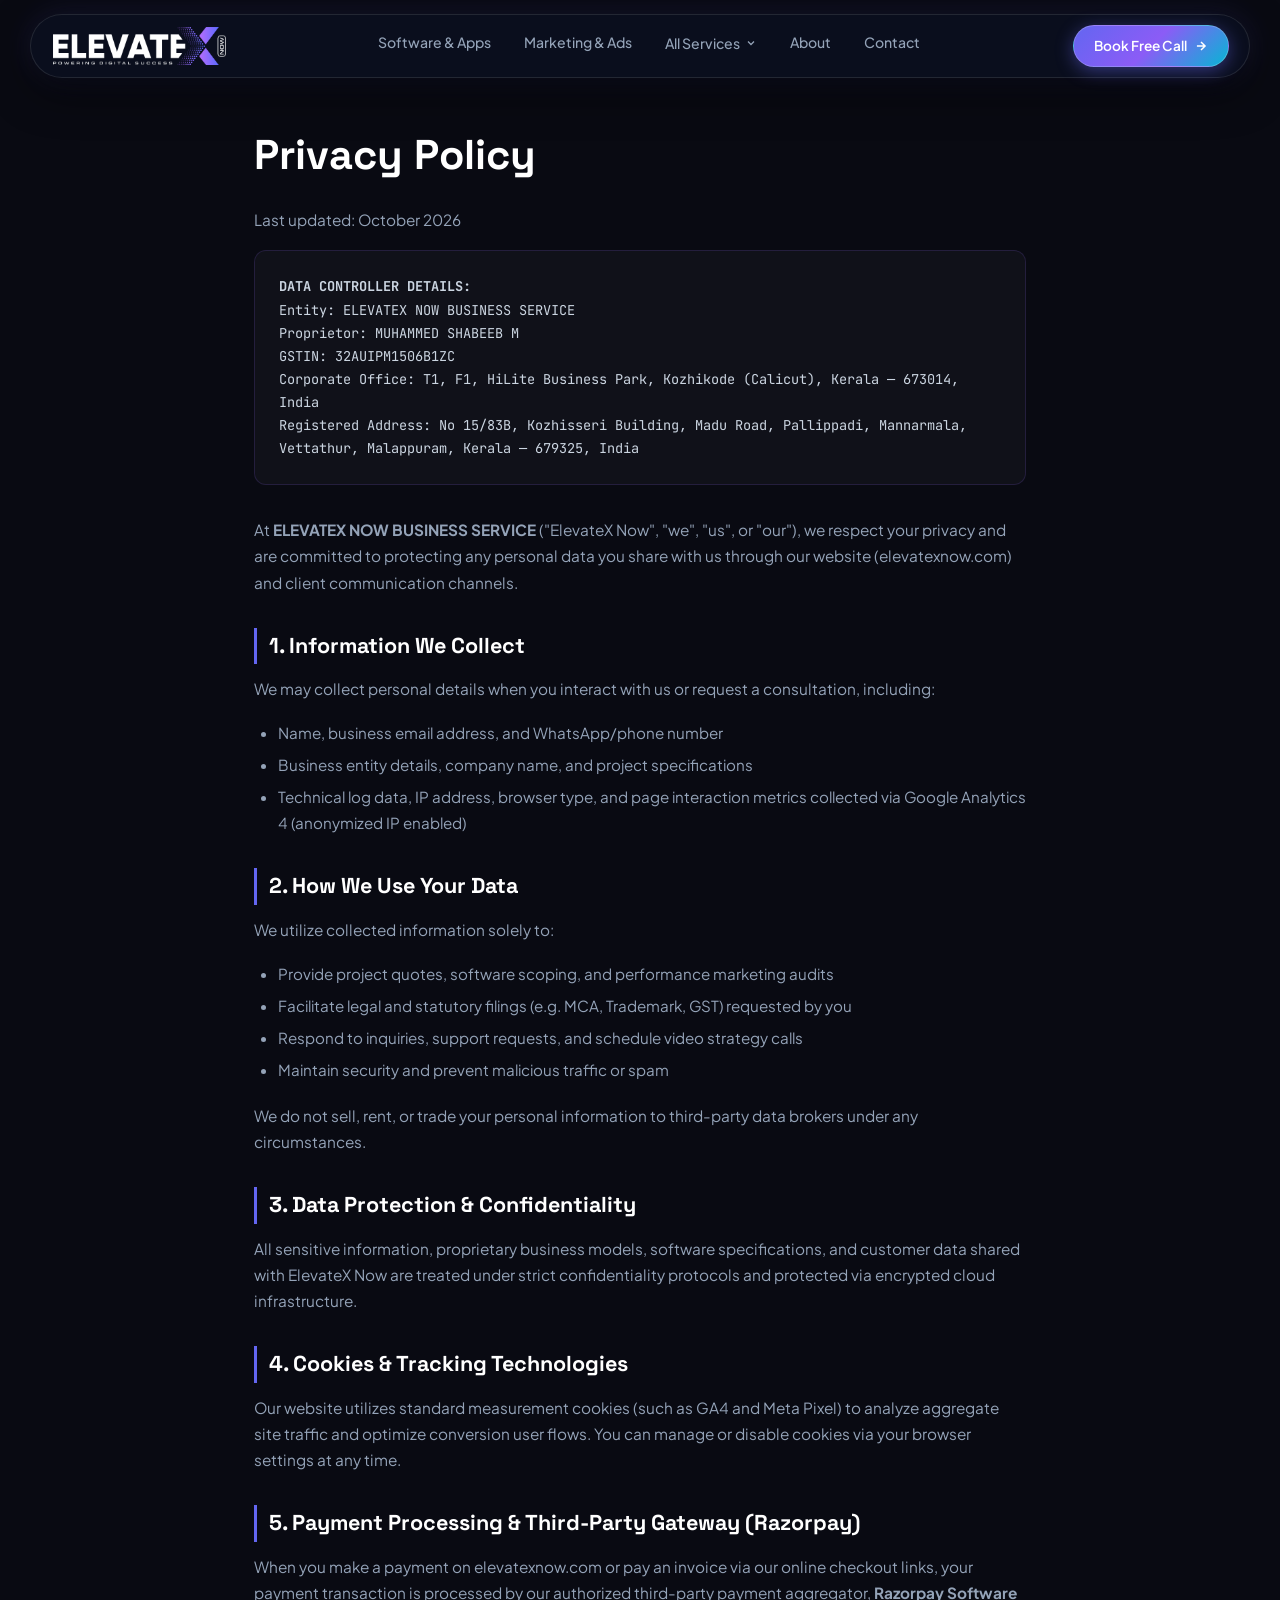
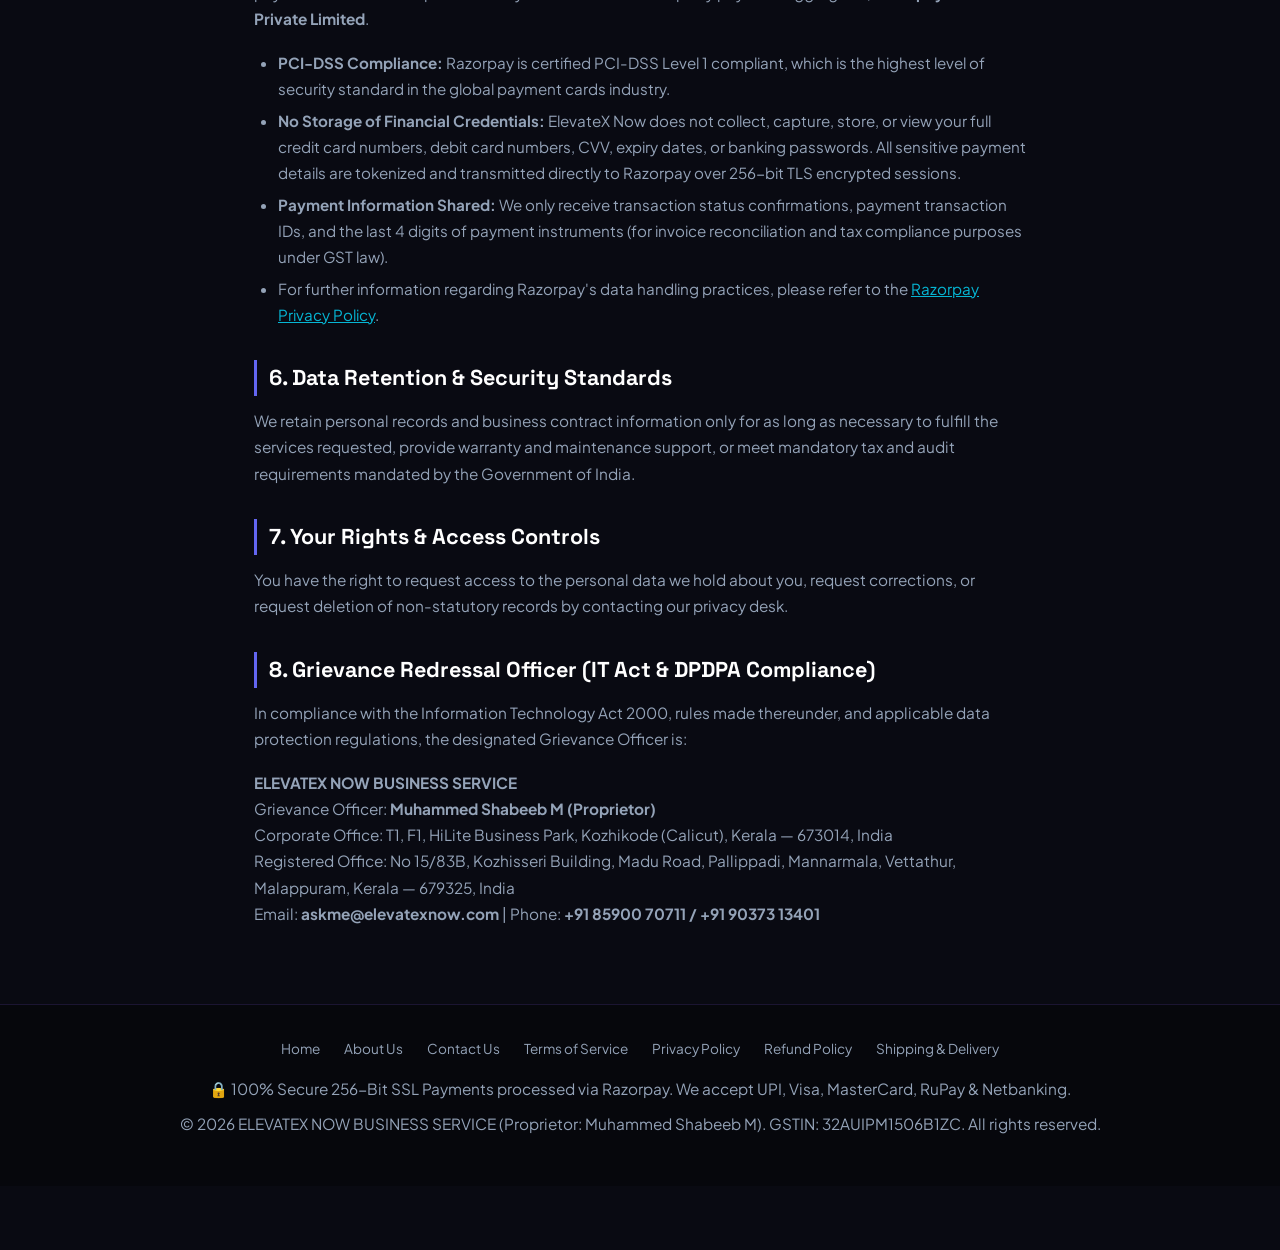
<file: privacy-policy.html>
<!DOCTYPE html>
<html lang="en">
<head>
  <meta charset="UTF-8"/>
  <meta name="viewport" content="width=device-width, initial-scale=1.0"/>
  <title>Privacy Policy | ElevateX Now Business Service</title>
  <meta name="robots" content="noindex, follow"/>
  <link rel="preconnect" href="https://fonts.googleapis.com"/>
  <link rel="preconnect" href="https://fonts.gstatic.com" crossorigin/>
  <link href="https://fonts.googleapis.com/css2?family=Plus+Jakarta+Sans:wght@400;500;600;700&family=Space+Grotesk:wght@600;700&family=JetBrains+Mono:wght@400;600&display=swap" rel="stylesheet"/>
  <link rel="stylesheet" href="/nav.css"/>
  <style>
    :root {
      --bg: #090a12;
      --bg-surface: #0e111f;
      --text: #f8fafc;
      --text-muted: #94a3b8;
      --primary: #6366f1;
      --cyan: #06b6d4;
      --border: rgba(139, 92, 246, 0.16);
      --grad-main: linear-gradient(135deg, #6366f1 0%, #8b5cf6 50%, #06b6d4 100%);
    }
    *, *::before, *::after { box-sizing: border-box; margin: 0; padding: 0; }
    body { font-family: 'Plus Jakarta Sans', sans-serif; background: var(--bg); color: var(--text); line-height: 1.7; padding-bottom: 4rem; }
    main { max-width: 820px; margin: 0 auto; padding: 120px 1.5rem 60px; }
    h1 { font-family: 'Space Grotesk', sans-serif; font-size: 2.6rem; font-weight: 700; color: #fff; margin-bottom: 1rem; }
    h2 { font-family: 'Space Grotesk', sans-serif; font-size: 1.35rem; color: #fff; margin: 2rem 0 0.75rem; border-left: 3px solid var(--primary); padding-left: 0.75rem; }
    p { font-size: 0.96rem; color: var(--text-muted); margin-bottom: 1.1rem; }
    ul { margin: 0 0 1.25rem 1.5rem; color: var(--text-muted); font-size: 0.95rem; }
    li { margin-bottom: 0.4rem; }
    .legal-entity-box { background: rgba(255, 255, 255, 0.03); border: 1px solid var(--border); border-radius: 12px; padding: 1.5rem; margin-bottom: 2rem; font-family: 'JetBrains Mono', monospace; font-size: 0.85rem; color: #cbd5e1; }
    footer { background: #06070c; padding: 2rem 5%; text-align: center; font-size: 0.8rem; color: var(--text-muted); border-top: 1px solid var(--border); }
  </style>
</head>
<body>
  <!-- Header - Universal Floating Capsule -->
  <header class="site-header" id="siteHeader">
    <div class="nav-inner">
      <a href="/" class="brand-logo" aria-label="ElevateX Now Homepage">
        <img src="/logo.png" alt="ElevateX Now — Powering Digital Success" class="header-logo-img" width="172" height="38"/>
      </a>

      <nav aria-label="Primary Navigation">
        <ul class="nav-links">
          <li class="nav-item">
            <a href="/software-development.html" class="nav-link-item">
              <span>Software &amp; Apps</span>
            </a>
          </li>
          <li class="nav-item">
            <a href="/marketing.html" class="nav-link-item">
              <span>Marketing &amp; Ads</span>
            </a>
          </li>
          <li class="nav-item nav-has-dropdown">
            <button class="nav-dropdown-trigger" type="button" aria-haspopup="true" aria-expanded="false">
              <span>All Services</span>
              <svg class="chevron-icon" width="12" height="12" viewBox="0 0 24 24" fill="none" stroke="currentColor" stroke-width="2.5"><path d="M6 9l6 6 6-6"/></svg>
            </button>
            <div class="nav-dropdown-menu">
              <a href="/software-development.html" class="dropdown-card-item">
                <div class="dd-card-icon" style="color: #06b6d4;">💻</div>
                <div class="dd-card-text">
                  <div class="dd-card-title">Custom Software &amp; SaaS</div>
                  <div class="dd-card-desc">Web platforms, microservices &amp; APIs</div>
                </div>
              </a>
              <a href="/software-development.html#mobile" class="dropdown-card-item">
                <div class="dd-card-icon" style="color: #818cf8;">📱</div>
                <div class="dd-card-text">
                  <div class="dd-card-title">iOS &amp; Android Apps</div>
                  <div class="dd-card-desc">60 FPS native apps in Flutter &amp; Swift</div>
                </div>
              </a>
              <a href="/marketing.html" class="dropdown-card-item">
                <div class="dd-card-icon" style="color: #f43f5e;">📈</div>
                <div class="dd-card-text">
                  <div class="dd-card-title">Performance Marketing</div>
                  <div class="dd-card-desc">Meta CAPI &amp; Google Ads PMax scaling</div>
                </div>
              </a>
              <a href="/branding.html" class="dropdown-card-item">
                <div class="dd-card-icon" style="color: #a855f7;">🎨</div>
                <div class="dd-card-text">
                  <div class="dd-card-title">Brand Identity &amp; UI/UX</div>
                  <div class="dd-card-desc">Figma prototypes &amp; design systems</div>
                </div>
              </a>
              <a href="/startup-registration.html" class="dropdown-card-item">
                <div class="dd-card-icon" style="color: #10b981;">🏢</div>
                <div class="dd-card-text">
                  <div class="dd-card-title">Startup Incorporation</div>
                  <div class="dd-card-desc">Pvt Ltd, LLP, MSME Udyam &amp; MCA setup</div>
                </div>
              </a>
              <a href="/legal-compliance.html" class="dropdown-card-item">
                <div class="dd-card-icon" style="color: #38bdf8;">⚖️</div>
                <div class="dd-card-text">
                  <div class="dd-card-title">Trademark &amp; IP Protection</div>
                  <div class="dd-card-desc">Trademark search, filing &amp; compliance</div>
                </div>
              </a>
            </div>
          </li>
          <li class="nav-item">
            <a href="/about.html" class="nav-link-item">About</a>
          </li>
          <li class="nav-item">
            <a href="/contact.html" class="nav-link-item">Contact</a>
          </li>
        </ul>
      </nav>

      <div class="nav-actions">
        <a href="/contact.html" class="btn-nav-cta">
          <span>Book Free Call</span>
          <svg width="14" height="14" viewBox="0 0 24 24" fill="none" stroke="currentColor" stroke-width="2.5"><path d="M5 12h14M12 5l7 7-7 7"/></svg>
        </a>
      </div>

      <button class="mobile-toggle" id="mobileMenuBtn" aria-label="Toggle Navigation Menu">
        <svg width="22" height="22" viewBox="0 0 24 24" fill="none" stroke="currentColor" stroke-width="2.2" stroke-linecap="round" stroke-linejoin="round"><line x1="3" y1="12" x2="21" y2="12"></line><line x1="3" y1="6" x2="21" y2="6"></line><line x1="3" y1="18" x2="21" y2="18"></line></svg>
      </button>
    </div>
  </header>

  <!-- Mobile Drawer -->
  <div class="mobile-drawer" id="mobileDrawer">
    <a href="/software-development.html" class="mob-link">💻 Custom Software &amp; Mobile Apps</a>
    <a href="/marketing.html" class="mob-link">📈 Performance Marketing &amp; SEO</a>
    <a href="/branding.html" class="mob-link">🎨 Brand Identity &amp; UI/UX</a>
    <a href="/startup-registration.html" class="mob-link">🏢 Startup Registration (Pvt Ltd / LLP)</a>
    <a href="/legal-compliance.html" class="mob-link">⚖️ Legal, IP &amp; Trademark Protection</a>
    <a href="/about.html" class="mob-link">ℹ️ About Us</a>
    <a href="/contact.html" class="mob-link">📞 Contact Us</a>
    <a href="/contact.html" class="mob-cta">Book Free Call →</a>
  </div>

<main>
  <h1>Privacy Policy</h1>
  <p>Last updated: October 2026</p>

  <div class="legal-entity-box">
    <strong>DATA CONTROLLER DETAILS:</strong><br/>
    Entity: ELEVATEX NOW BUSINESS SERVICE<br/>
    Proprietor: MUHAMMED SHABEEB M<br/>
    GSTIN: 32AUIPM1506B1ZC<br/>
    Corporate Office: T1, F1, HiLite Business Park, Kozhikode (Calicut), Kerala — 673014, India<br/>
    Registered Address: No 15/83B, Kozhisseri Building, Madu Road, Pallippadi, Mannarmala, Vettathur, Malappuram, Kerala — 679325, India
  </div>

  <p>At <strong>ELEVATEX NOW BUSINESS SERVICE</strong> ("ElevateX Now", "we", "us", or "our"), we respect your privacy and are committed to protecting any personal data you share with us through our website (elevatexnow.com) and client communication channels.</p>

  <h2>1. Information We Collect</h2>
  <p>We may collect personal details when you interact with us or request a consultation, including:</p>
  <ul>
    <li>Name, business email address, and WhatsApp/phone number</li>
    <li>Business entity details, company name, and project specifications</li>
    <li>Technical log data, IP address, browser type, and page interaction metrics collected via Google Analytics 4 (anonymized IP enabled)</li>
  </ul>

  <h2>2. How We Use Your Data</h2>
  <p>We utilize collected information solely to:</p>
  <ul>
    <li>Provide project quotes, software scoping, and performance marketing audits</li>
    <li>Facilitate legal and statutory filings (e.g. MCA, Trademark, GST) requested by you</li>
    <li>Respond to inquiries, support requests, and schedule video strategy calls</li>
    <li>Maintain security and prevent malicious traffic or spam</li>
  </ul>
  <p>We do not sell, rent, or trade your personal information to third-party data brokers under any circumstances.</p>

  <h2>3. Data Protection &amp; Confidentiality</h2>
  <p>All sensitive information, proprietary business models, software specifications, and customer data shared with ElevateX Now are treated under strict confidentiality protocols and protected via encrypted cloud infrastructure.</p>

  <h2>4. Cookies &amp; Tracking Technologies</h2>
  <p>Our website utilizes standard measurement cookies (such as GA4 and Meta Pixel) to analyze aggregate site traffic and optimize conversion user flows. You can manage or disable cookies via your browser settings at any time.</p>

  <h2>5. Payment Processing &amp; Third-Party Gateway (Razorpay)</h2>
  <p>
    When you make a payment on elevatexnow.com or pay an invoice via our online checkout links, your payment transaction is processed by our authorized third-party payment aggregator, <strong>Razorpay Software Private Limited</strong>.
  </p>
  <ul>
    <li><strong>PCI-DSS Compliance:</strong> Razorpay is certified PCI-DSS Level 1 compliant, which is the highest level of security standard in the global payment cards industry.</li>
    <li><strong>No Storage of Financial Credentials:</strong> ElevateX Now does not collect, capture, store, or view your full credit card numbers, debit card numbers, CVV, expiry dates, or banking passwords. All sensitive payment details are tokenized and transmitted directly to Razorpay over 256-bit TLS encrypted sessions.</li>
    <li><strong>Payment Information Shared:</strong> We only receive transaction status confirmations, payment transaction IDs, and the last 4 digits of payment instruments (for invoice reconciliation and tax compliance purposes under GST law).</li>
    <li>For further information regarding Razorpay's data handling practices, please refer to the <a href="https://razorpay.com/privacy/" target="_blank" rel="noopener" style="color: var(--cyan); text-decoration: underline;">Razorpay Privacy Policy</a>.</li>
  </ul>

  <h2>6. Data Retention &amp; Security Standards</h2>
  <p>
    We retain personal records and business contract information only for as long as necessary to fulfill the services requested, provide warranty and maintenance support, or meet mandatory tax and audit requirements mandated by the Government of India.
  </p>

  <h2>7. Your Rights &amp; Access Controls</h2>
  <p>You have the right to request access to the personal data we hold about you, request corrections, or request deletion of non-statutory records by contacting our privacy desk.</p>

  <h2>8. Grievance Redressal Officer (IT Act &amp; DPDPA Compliance)</h2>
  <p>
    In compliance with the Information Technology Act 2000, rules made thereunder, and applicable data protection regulations, the designated Grievance Officer is:
  </p>
  <p>
    <strong>ELEVATEX NOW BUSINESS SERVICE</strong><br/>
    Grievance Officer: <strong>Muhammed Shabeeb M (Proprietor)</strong><br/>
    Corporate Office: T1, F1, HiLite Business Park, Kozhikode (Calicut), Kerala — 673014, India<br/>
    Registered Office: No 15/83B, Kozhisseri Building, Madu Road, Pallippadi, Mannarmala, Vettathur, Malappuram, Kerala — 679325, India<br/>
    Email: <strong>askme@elevatexnow.com</strong> | Phone: <strong>+91 85900 70711 / +91 90373 13401</strong>
  </p>
</main>

<footer>
  <div style="display: flex; justify-content: center; gap: 1.5rem; flex-wrap: wrap; margin-bottom: 1rem;">
    <a href="/" style="color: var(--text-muted); text-decoration: none; font-size: 0.85rem;">Home</a>
    <a href="/about.html" style="color: var(--text-muted); text-decoration: none; font-size: 0.85rem;">About Us</a>
    <a href="/contact.html" style="color: var(--text-muted); text-decoration: none; font-size: 0.85rem;">Contact Us</a>
    <a href="/terms.html" style="color: var(--text-muted); text-decoration: none; font-size: 0.85rem;">Terms of Service</a>
    <a href="/privacy-policy.html" style="color: var(--text-muted); text-decoration: none; font-size: 0.85rem;">Privacy Policy</a>
    <a href="/refund-policy.html" style="color: var(--text-muted); text-decoration: none; font-size: 0.85rem;">Refund Policy</a>
    <a href="/shipping-delivery.html" style="color: var(--text-muted); text-decoration: none; font-size: 0.85rem;">Shipping &amp; Delivery</a>
  </div>
  <p style="margin-bottom: 0.5rem;">
    🔒 100% Secure 256-Bit SSL Payments processed via Razorpay. We accept UPI, Visa, MasterCard, RuPay &amp; Netbanking.
  </p>
  <p>© 2026 ELEVATEX NOW BUSINESS SERVICE (Proprietor: Muhammed Shabeeb M). GSTIN: 32AUIPM1506B1ZC. All rights reserved.</p>
</footer>
<script src="/nav.js" defer></script>
</body>
</html>
</file>
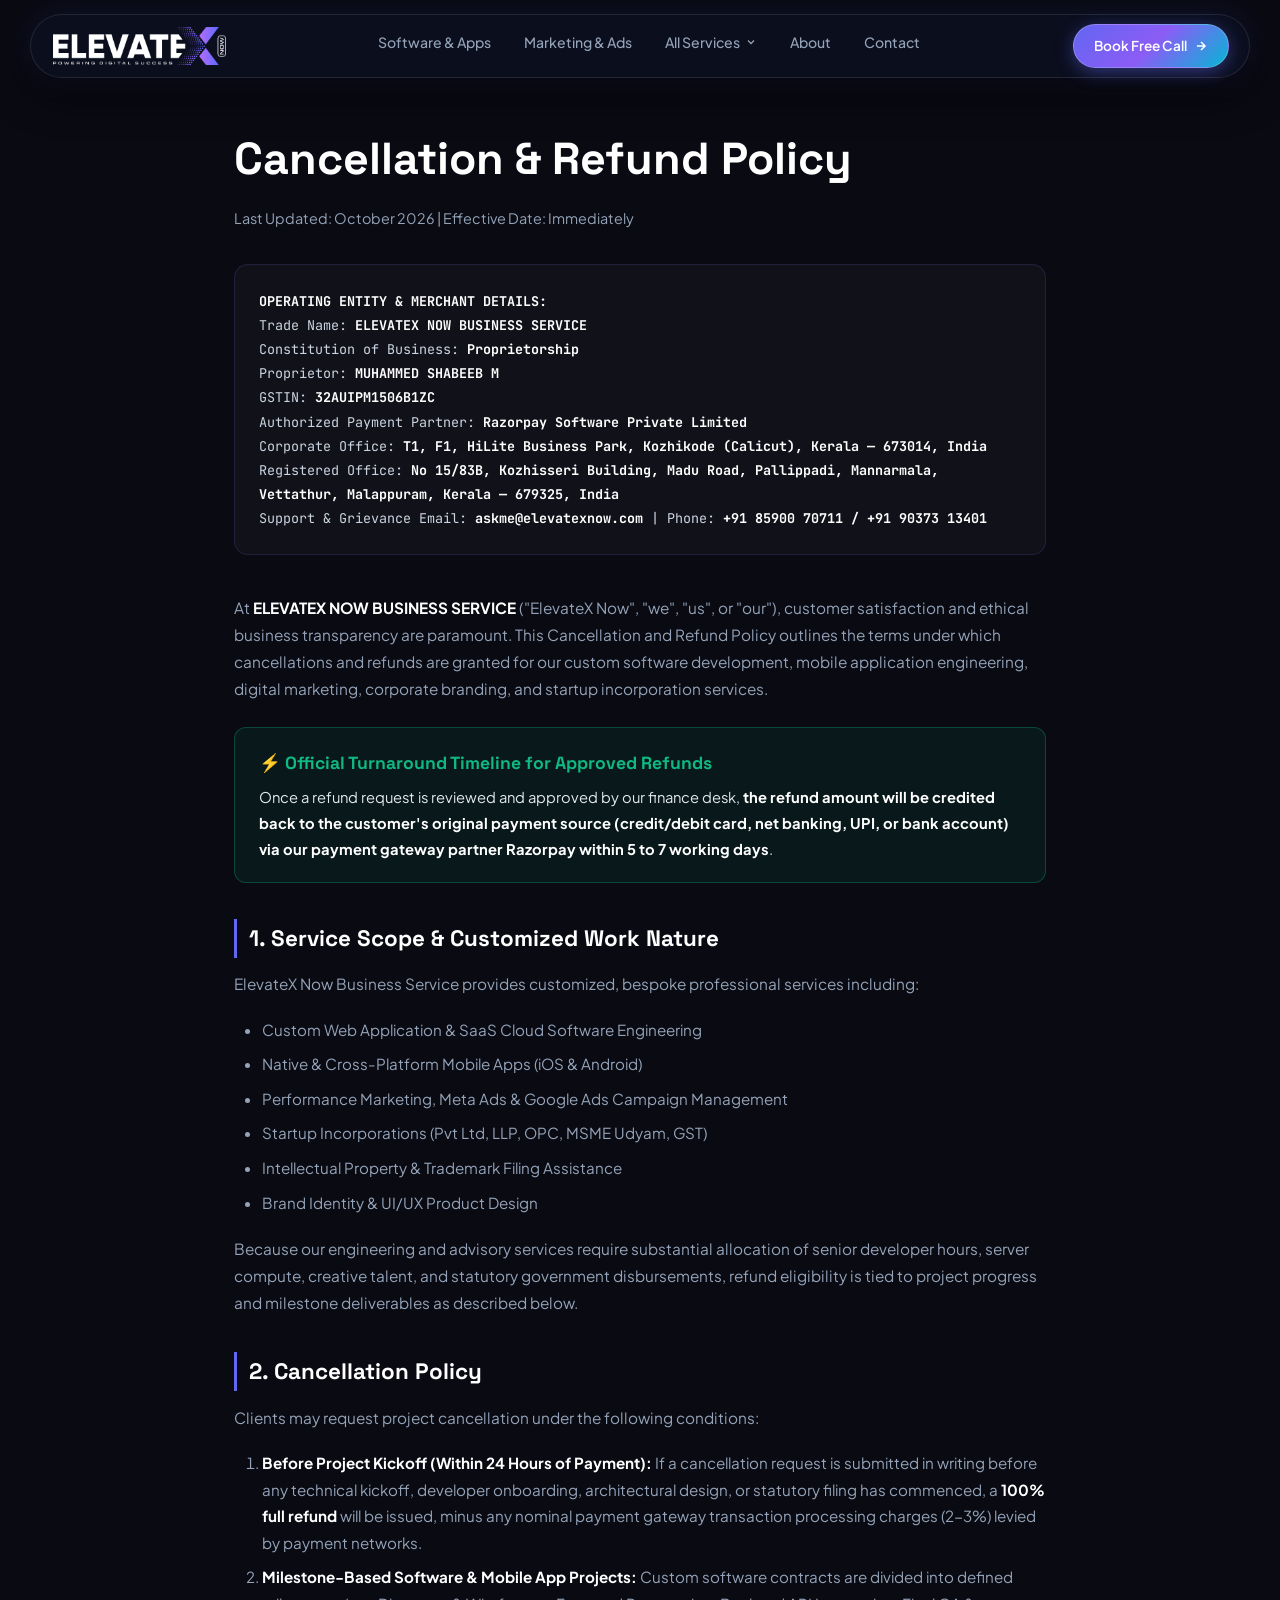
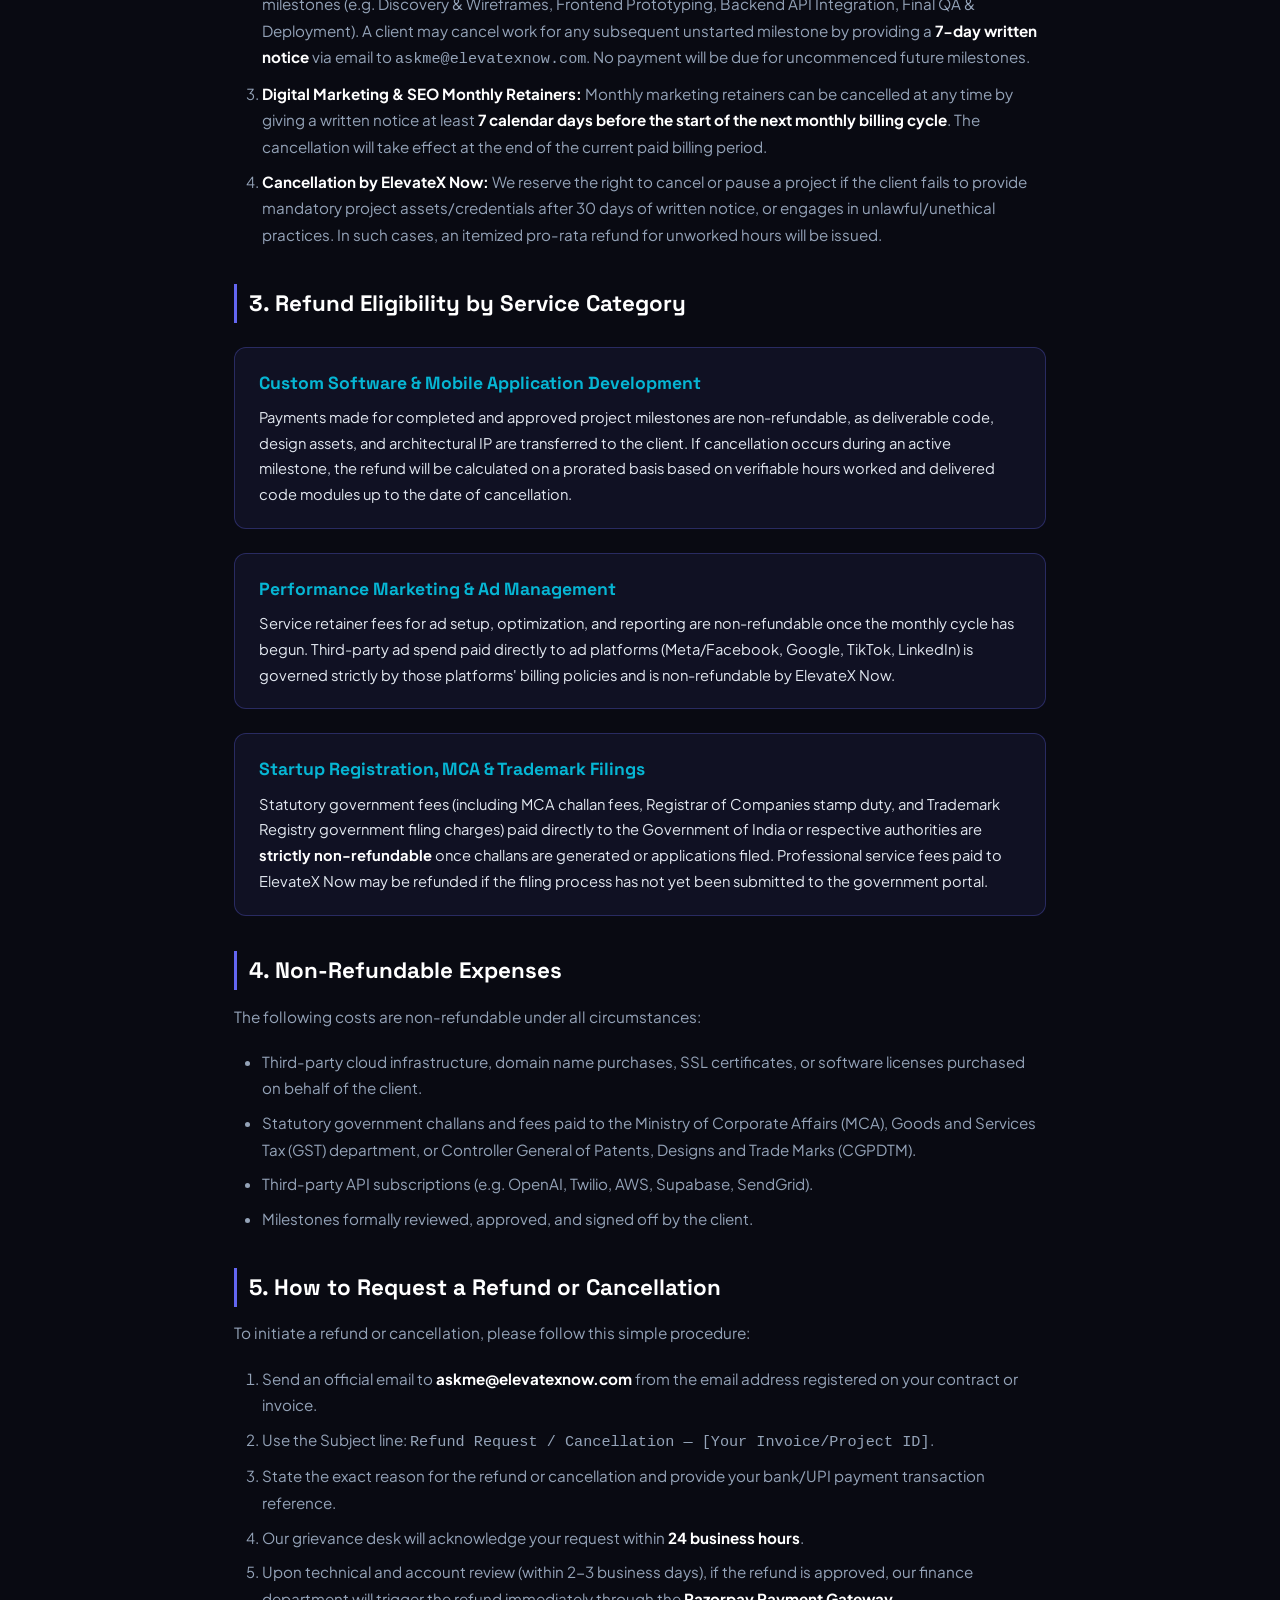
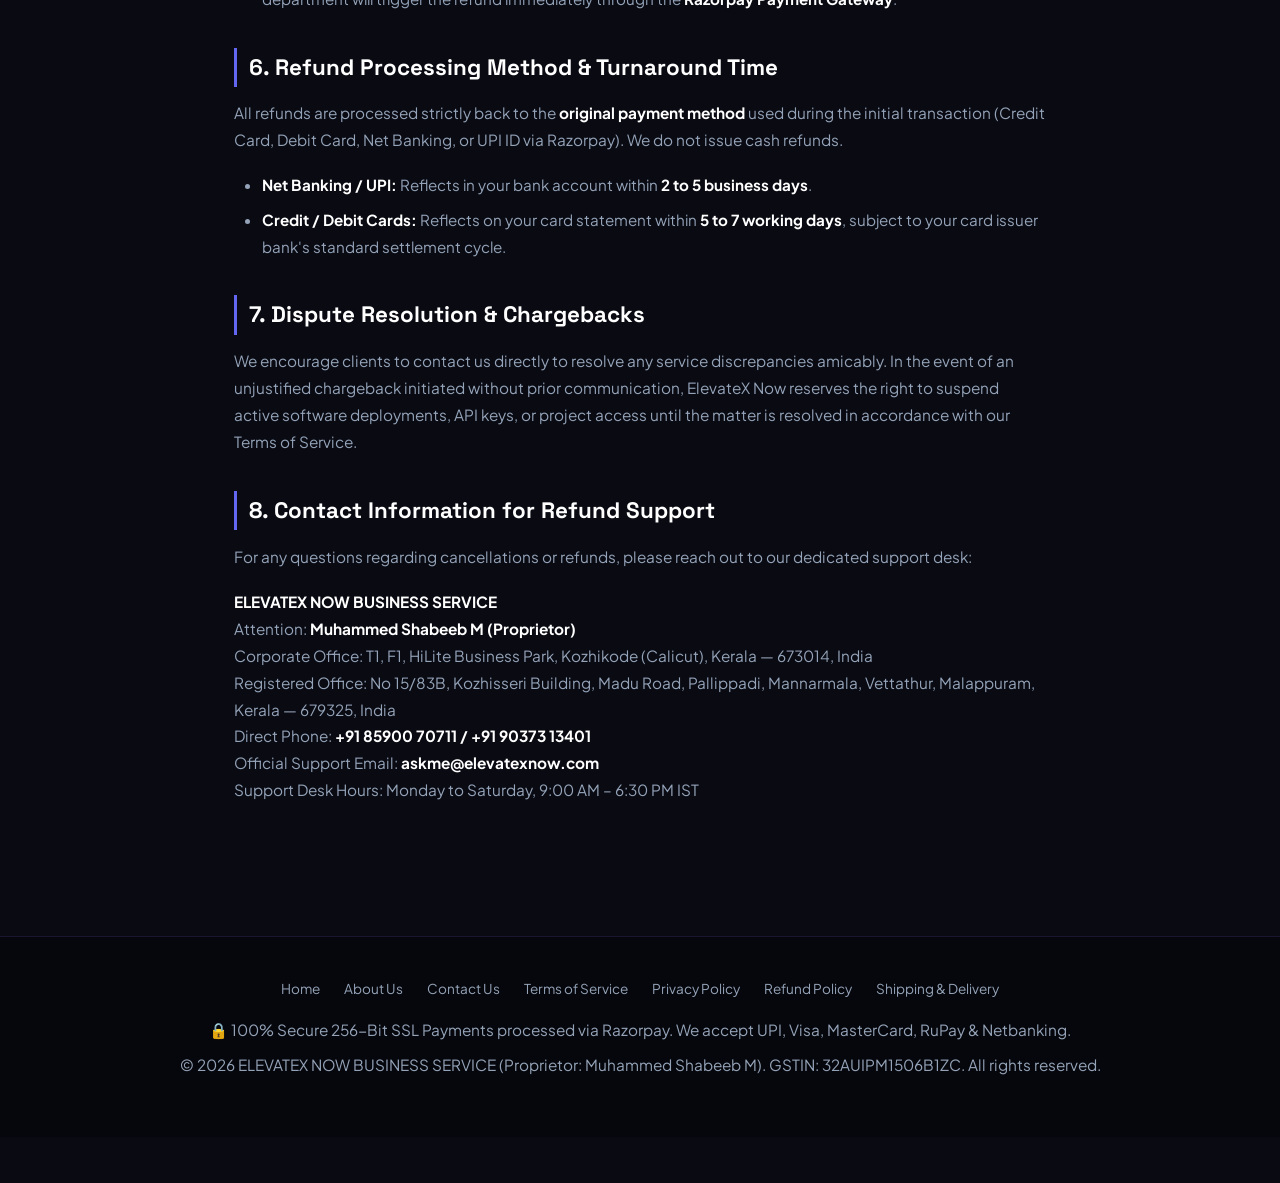
<file: refund-policy.html>
<!DOCTYPE html>
<html lang="en">
<head>
  <meta charset="UTF-8"/>
  <meta name="viewport" content="width=device-width, initial-scale=1.0"/>
  <title>Cancellation &amp; Refund Policy | ElevateX Now Business Service</title>
  <meta name="description" content="Official Cancellation and Refund Policy of ElevateX Now Business Service. Transparent timelines, milestone-based refund conditions, and Razorpay payment turnaround terms."/>
  <meta name="robots" content="index, follow"/>
  <link rel="canonical" href="https://elevatexnow.com/refund-policy.html"/>
  <link rel="preconnect" href="https://fonts.googleapis.com"/>
  <link rel="preconnect" href="https://fonts.gstatic.com" crossorigin/>
  <link href="https://fonts.googleapis.com/css2?family=Plus+Jakarta+Sans:wght@400;500;600;700&family=Space+Grotesk:wght@600;700&family=JetBrains+Mono:wght@400;600&display=swap" rel="stylesheet"/>
  <link rel="stylesheet" href="/nav.css"/>
  <style>
    :root {
      --bg: #090a12;
      --bg-surface: #0e111f;
      --bg-card: rgba(18, 22, 41, 0.7);
      --text: #f8fafc;
      --text-muted: #94a3b8;
      --primary: #6366f1;
      --cyan: #06b6d4;
      --emerald: #10b981;
      --amber: #f59e0b;
      --border: rgba(139, 92, 246, 0.16);
      --grad-main: linear-gradient(135deg, #6366f1 0%, #8b5cf6 50%, #06b6d4 100%);
    }
    *, *::before, *::after { box-sizing: border-box; margin: 0; padding: 0; }
    body { font-family: 'Plus Jakarta Sans', sans-serif; background: var(--bg); color: var(--text); line-height: 1.75; padding-bottom: 3rem; }
    main { max-width: 860px; margin: 0 auto; padding: 120px 1.5rem 50px; }
    h1 { font-family: 'Space Grotesk', sans-serif; font-size: clamp(2rem, 4vw, 2.8rem); font-weight: 700; color: #fff; margin-bottom: 0.5rem; }
    .last-updated { font-size: 0.9rem; color: var(--text-muted); margin-bottom: 2rem; }
    h2 { font-family: 'Space Grotesk', sans-serif; font-size: 1.4rem; color: #fff; margin: 2.2rem 0 0.85rem; border-left: 3px solid var(--primary); padding-left: 0.75rem; }
    p { font-size: 0.96rem; color: var(--text-muted); margin-bottom: 1.15rem; }
    ul, ol { margin: 0 0 1.25rem 1.75rem; color: var(--text-muted); font-size: 0.95rem; }
    li { margin-bottom: 0.5rem; }
    strong { color: #fff; }
    .legal-entity-box { background: rgba(255, 255, 255, 0.03); border: 1px solid var(--border); border-radius: 14px; padding: 1.5rem; margin-bottom: 2.5rem; font-family: 'JetBrains Mono', monospace; font-size: 0.84rem; color: #cbd5e1; line-height: 1.8; }
    .highlight-card { background: rgba(99, 102, 241, 0.08); border: 1px solid rgba(99, 102, 241, 0.3); border-radius: 12px; padding: 1.25rem 1.5rem; margin: 1.5rem 0; }
    .highlight-card h3 { font-family: 'Space Grotesk', sans-serif; font-size: 1.1rem; color: var(--cyan); margin-bottom: 0.4rem; }
    .highlight-card p { margin-bottom: 0; font-size: 0.92rem; color: #e2e8f0; }
    .payment-badge-box { background: rgba(16, 185, 129, 0.08); border: 1px solid rgba(16, 185, 129, 0.3); border-radius: 12px; padding: 1.25rem 1.5rem; margin: 1.5rem 0; }
    .payment-badge-box h3 { font-family: 'Space Grotesk', sans-serif; font-size: 1.1rem; color: var(--emerald); margin-bottom: 0.4rem; }
    .payment-badge-box p { margin-bottom: 0; font-size: 0.92rem; color: #e2e8f0; }
    footer { background: #06070c; padding: 2.5rem 5%; text-align: center; font-size: 0.82rem; color: var(--text-muted); border-top: 1px solid var(--border); margin-top: 4rem; }
    .footer-links { display: flex; justify-content: center; gap: 1.5rem; flex-wrap: wrap; margin-bottom: 1rem; }
    .footer-links a { color: var(--text-muted); text-decoration: none; font-size: 0.85rem; }
    .footer-links a:hover { color: var(--cyan); }
  </style>
</head>
<body>

  <!-- Header - Universal Floating Capsule -->
  <header class="site-header" id="siteHeader">
    <div class="nav-inner">
      <a href="/" class="brand-logo" aria-label="ElevateX Now Homepage">
        <img src="/logo.png" alt="ElevateX Now — Powering Digital Success" class="header-logo-img" width="172" height="38"/>
      </a>

      <nav aria-label="Primary Navigation">
        <ul class="nav-links">
          <li class="nav-item">
            <a href="/software-development.html" class="nav-link-item">
              <span>Software &amp; Apps</span>
            </a>
          </li>
          <li class="nav-item">
            <a href="/marketing.html" class="nav-link-item">
              <span>Marketing &amp; Ads</span>
            </a>
          </li>
          <li class="nav-item nav-has-dropdown">
            <button class="nav-dropdown-trigger" type="button" aria-haspopup="true" aria-expanded="false">
              <span>All Services</span>
              <svg class="chevron-icon" width="12" height="12" viewBox="0 0 24 24" fill="none" stroke="currentColor" stroke-width="2.5"><path d="M6 9l6 6 6-6"/></svg>
            </button>
            <div class="nav-dropdown-menu">
              <a href="/software-development.html" class="dropdown-card-item">
                <div class="dd-card-icon" style="color: #06b6d4;">💻</div>
                <div class="dd-card-text">
                  <div class="dd-card-title">Custom Software &amp; SaaS</div>
                  <div class="dd-card-desc">Web platforms, microservices &amp; APIs</div>
                </div>
              </a>
              <a href="/software-development.html#mobile" class="dropdown-card-item">
                <div class="dd-card-icon" style="color: #818cf8;">📱</div>
                <div class="dd-card-text">
                  <div class="dd-card-title">iOS &amp; Android Apps</div>
                  <div class="dd-card-desc">60 FPS native apps in Flutter &amp; Swift</div>
                </div>
              </a>
              <a href="/marketing.html" class="dropdown-card-item">
                <div class="dd-card-icon" style="color: #f43f5e;">📈</div>
                <div class="dd-card-text">
                  <div class="dd-card-title">Performance Marketing</div>
                  <div class="dd-card-desc">Meta CAPI &amp; Google Ads PMax scaling</div>
                </div>
              </a>
              <a href="/branding.html" class="dropdown-card-item">
                <div class="dd-card-icon" style="color: #a855f7;">🎨</div>
                <div class="dd-card-text">
                  <div class="dd-card-title">Brand Identity &amp; UI/UX</div>
                  <div class="dd-card-desc">Figma prototypes &amp; design systems</div>
                </div>
              </a>
              <a href="/startup-registration.html" class="dropdown-card-item">
                <div class="dd-card-icon" style="color: #10b981;">🏢</div>
                <div class="dd-card-text">
                  <div class="dd-card-title">Startup Incorporation</div>
                  <div class="dd-card-desc">Pvt Ltd, LLP, MSME Udyam &amp; MCA setup</div>
                </div>
              </a>
              <a href="/legal-compliance.html" class="dropdown-card-item">
                <div class="dd-card-icon" style="color: #38bdf8;">⚖️</div>
                <div class="dd-card-text">
                  <div class="dd-card-title">Trademark &amp; IP Protection</div>
                  <div class="dd-card-desc">Trademark search, filing &amp; compliance</div>
                </div>
              </a>
            </div>
          </li>
          <li class="nav-item">
            <a href="/about.html" class="nav-link-item">About</a>
          </li>
          <li class="nav-item">
            <a href="/contact.html" class="nav-link-item">Contact</a>
          </li>
        </ul>
      </nav>

      <div class="nav-actions">
        <a href="/contact.html" class="btn-nav-cta">
          <span>Book Free Call</span>
          <svg width="14" height="14" viewBox="0 0 24 24" fill="none" stroke="currentColor" stroke-width="2.5"><path d="M5 12h14M12 5l7 7-7 7"/></svg>
        </a>
      </div>

      <button class="mobile-toggle" id="mobileMenuBtn" aria-label="Toggle Navigation Menu">
        <svg width="22" height="22" viewBox="0 0 24 24" fill="none" stroke="currentColor" stroke-width="2.2" stroke-linecap="round" stroke-linejoin="round"><line x1="3" y1="12" x2="21" y2="12"></line><line x1="3" y1="6" x2="21" y2="6"></line><line x1="3" y1="18" x2="21" y2="18"></line></svg>
      </button>
    </div>
  </header>

  <!-- Mobile Drawer -->
  <div class="mobile-drawer" id="mobileDrawer">
    <a href="/software-development.html" class="mob-link">💻 Custom Software &amp; Mobile Apps</a>
    <a href="/marketing.html" class="mob-link">📈 Performance Marketing &amp; SEO</a>
    <a href="/branding.html" class="mob-link">🎨 Brand Identity &amp; UI/UX</a>
    <a href="/startup-registration.html" class="mob-link">🏢 Startup Registration (Pvt Ltd / LLP)</a>
    <a href="/legal-compliance.html" class="mob-link">⚖️ Legal, IP &amp; Trademark Protection</a>
    <a href="/about.html" class="mob-link">ℹ️ About Us</a>
    <a href="/contact.html" class="mob-link">📞 Contact Us</a>
    <a href="/contact.html" class="mob-cta">Book Free Call →</a>
  </div>

<main>
  <h1>Cancellation &amp; Refund Policy</h1>
  <p class="last-updated">Last Updated: October 2026 | Effective Date: Immediately</p>

  <div class="legal-entity-box">
    <strong>OPERATING ENTITY &amp; MERCHANT DETAILS:</strong><br/>
    Trade Name: <strong>ELEVATEX NOW BUSINESS SERVICE</strong><br/>
    Constitution of Business: <strong>Proprietorship</strong><br/>
    Proprietor: <strong>MUHAMMED SHABEEB M</strong><br/>
    GSTIN: <strong>32AUIPM1506B1ZC</strong><br/>
    Authorized Payment Partner: <strong>Razorpay Software Private Limited</strong><br/>
    Corporate Office: <strong>T1, F1, HiLite Business Park, Kozhikode (Calicut), Kerala — 673014, India</strong><br/>
    Registered Office: <strong>No 15/83B, Kozhisseri Building, Madu Road, Pallippadi, Mannarmala, Vettathur, Malappuram, Kerala — 679325, India</strong><br/>
    Support &amp; Grievance Email: <strong>askme@elevatexnow.com</strong> | Phone: <strong>+91 85900 70711 / +91 90373 13401</strong>
  </div>

  <p>
    At <strong>ELEVATEX NOW BUSINESS SERVICE</strong> ("ElevateX Now", "we", "us", or "our"), customer satisfaction and ethical business transparency are paramount. This Cancellation and Refund Policy outlines the terms under which cancellations and refunds are granted for our custom software development, mobile application engineering, digital marketing, corporate branding, and startup incorporation services.
  </p>

  <div class="payment-badge-box">
    <h3>⚡ Official Turnaround Timeline for Approved Refunds</h3>
    <p>
      Once a refund request is reviewed and approved by our finance desk, <strong>the refund amount will be credited back to the customer's original payment source (credit/debit card, net banking, UPI, or bank account) via our payment gateway partner Razorpay within 5 to 7 working days</strong>.
    </p>
  </div>

  <h2>1. Service Scope &amp; Customized Work Nature</h2>
  <p>
    ElevateX Now Business Service provides customized, bespoke professional services including:
  </p>
  <ul>
    <li>Custom Web Application &amp; SaaS Cloud Software Engineering</li>
    <li>Native &amp; Cross-Platform Mobile Apps (iOS &amp; Android)</li>
    <li>Performance Marketing, Meta Ads &amp; Google Ads Campaign Management</li>
    <li>Startup Incorporations (Pvt Ltd, LLP, OPC, MSME Udyam, GST)</li>
    <li>Intellectual Property &amp; Trademark Filing Assistance</li>
    <li>Brand Identity &amp; UI/UX Product Design</li>
  </ul>
  <p>
    Because our engineering and advisory services require substantial allocation of senior developer hours, server compute, creative talent, and statutory government disbursements, refund eligibility is tied to project progress and milestone deliverables as described below.
  </p>

  <h2>2. Cancellation Policy</h2>
  <p>
    Clients may request project cancellation under the following conditions:
  </p>
  <ol>
    <li>
      <strong>Before Project Kickoff (Within 24 Hours of Payment):</strong> If a cancellation request is submitted in writing before any technical kickoff, developer onboarding, architectural design, or statutory filing has commenced, a <strong>100% full refund</strong> will be issued, minus any nominal payment gateway transaction processing charges (2-3%) levied by payment networks.
    </li>
    <li>
      <strong>Milestone-Based Software &amp; Mobile App Projects:</strong> Custom software contracts are divided into defined milestones (e.g. Discovery &amp; Wireframes, Frontend Prototyping, Backend API Integration, Final QA &amp; Deployment). A client may cancel work for any subsequent unstarted milestone by providing a <strong>7-day written notice</strong> via email to <code>askme@elevatexnow.com</code>. No payment will be due for uncommenced future milestones.
    </li>
    <li>
      <strong>Digital Marketing &amp; SEO Monthly Retainers:</strong> Monthly marketing retainers can be cancelled at any time by giving a written notice at least <strong>7 calendar days before the start of the next monthly billing cycle</strong>. The cancellation will take effect at the end of the current paid billing period.
    </li>
    <li>
      <strong>Cancellation by ElevateX Now:</strong> We reserve the right to cancel or pause a project if the client fails to provide mandatory project assets/credentials after 30 days of written notice, or engages in unlawful/unethical practices. In such cases, an itemized pro-rata refund for unworked hours will be issued.
    </li>
  </ol>

  <h2>3. Refund Eligibility by Service Category</h2>

  <div class="highlight-card">
    <h3>Custom Software &amp; Mobile Application Development</h3>
    <p>
      Payments made for completed and approved project milestones are non-refundable, as deliverable code, design assets, and architectural IP are transferred to the client. If cancellation occurs during an active milestone, the refund will be calculated on a prorated basis based on verifiable hours worked and delivered code modules up to the date of cancellation.
    </p>
  </div>

  <div class="highlight-card">
    <h3>Performance Marketing &amp; Ad Management</h3>
    <p>
      Service retainer fees for ad setup, optimization, and reporting are non-refundable once the monthly cycle has begun. Third-party ad spend paid directly to ad platforms (Meta/Facebook, Google, TikTok, LinkedIn) is governed strictly by those platforms' billing policies and is non-refundable by ElevateX Now.
    </p>
  </div>

  <div class="highlight-card">
    <h3>Startup Registration, MCA &amp; Trademark Filings</h3>
    <p>
      Statutory government fees (including MCA challan fees, Registrar of Companies stamp duty, and Trademark Registry government filing charges) paid directly to the Government of India or respective authorities are <strong>strictly non-refundable</strong> once challans are generated or applications filed. Professional service fees paid to ElevateX Now may be refunded if the filing process has not yet been submitted to the government portal.
    </p>
  </div>

  <h2>4. Non-Refundable Expenses</h2>
  <p>The following costs are non-refundable under all circumstances:</p>
  <ul>
    <li>Third-party cloud infrastructure, domain name purchases, SSL certificates, or software licenses purchased on behalf of the client.</li>
    <li>Statutory government challans and fees paid to the Ministry of Corporate Affairs (MCA), Goods and Services Tax (GST) department, or Controller General of Patents, Designs and Trade Marks (CGPDTM).</li>
    <li>Third-party API subscriptions (e.g. OpenAI, Twilio, AWS, Supabase, SendGrid).</li>
    <li>Milestones formally reviewed, approved, and signed off by the client.</li>
  </ul>

  <h2>5. How to Request a Refund or Cancellation</h2>
  <p>To initiate a refund or cancellation, please follow this simple procedure:</p>
  <ol>
    <li>Send an official email to <strong>askme@elevatexnow.com</strong> from the email address registered on your contract or invoice.</li>
    <li>Use the Subject line: <code>Refund Request / Cancellation — [Your Invoice/Project ID]</code>.</li>
    <li>State the exact reason for the refund or cancellation and provide your bank/UPI payment transaction reference.</li>
    <li>Our grievance desk will acknowledge your request within <strong>24 business hours</strong>.</li>
    <li>Upon technical and account review (within 2-3 business days), if the refund is approved, our finance department will trigger the refund immediately through the <strong>Razorpay Payment Gateway</strong>.</li>
  </ol>

  <h2>6. Refund Processing Method &amp; Turnaround Time</h2>
  <p>
    All refunds are processed strictly back to the <strong>original payment method</strong> used during the initial transaction (Credit Card, Debit Card, Net Banking, or UPI ID via Razorpay). We do not issue cash refunds.
  </p>
  <ul>
    <li><strong>Net Banking / UPI:</strong> Reflects in your bank account within <strong>2 to 5 business days</strong>.</li>
    <li><strong>Credit / Debit Cards:</strong> Reflects on your card statement within <strong>5 to 7 working days</strong>, subject to your card issuer bank's standard settlement cycle.</li>
  </ul>

  <h2>7. Dispute Resolution &amp; Chargebacks</h2>
  <p>
    We encourage clients to contact us directly to resolve any service discrepancies amicably. In the event of an unjustified chargeback initiated without prior communication, ElevateX Now reserves the right to suspend active software deployments, API keys, or project access until the matter is resolved in accordance with our Terms of Service.
  </p>

  <h2>8. Contact Information for Refund Support</h2>
  <p>
    For any questions regarding cancellations or refunds, please reach out to our dedicated support desk:
  </p>
  <p>
    <strong>ELEVATEX NOW BUSINESS SERVICE</strong><br/>
    Attention: <strong>Muhammed Shabeeb M (Proprietor)</strong><br/>
    Corporate Office: T1, F1, HiLite Business Park, Kozhikode (Calicut), Kerala — 673014, India<br/>
    Registered Office: No 15/83B, Kozhisseri Building, Madu Road, Pallippadi, Mannarmala, Vettathur, Malappuram, Kerala — 679325, India<br/>
    Direct Phone: <strong>+91 85900 70711 / +91 90373 13401</strong><br/>
    Official Support Email: <strong>askme@elevatexnow.com</strong><br/>
    Support Desk Hours: Monday to Saturday, 9:00 AM – 6:30 PM IST
  </p>
</main>

<footer>
  <div class="footer-links">
    <a href="/">Home</a>
    <a href="/about.html">About Us</a>
    <a href="/contact.html">Contact Us</a>
    <a href="/terms.html">Terms of Service</a>
    <a href="/privacy-policy.html">Privacy Policy</a>
    <a href="/refund-policy.html">Refund Policy</a>
    <a href="/shipping-delivery.html">Shipping &amp; Delivery</a>
  </div>
  <p style="margin-bottom: 0.5rem;">
    🔒 100% Secure 256-Bit SSL Payments processed via Razorpay. We accept UPI, Visa, MasterCard, RuPay &amp; Netbanking.
  </p>
  <p>© 2026 ELEVATEX NOW BUSINESS SERVICE (Proprietor: Muhammed Shabeeb M). GSTIN: 32AUIPM1506B1ZC. All rights reserved.</p>
</footer>

<script src="/nav.js" defer></script>
</body>
</html>
</file>
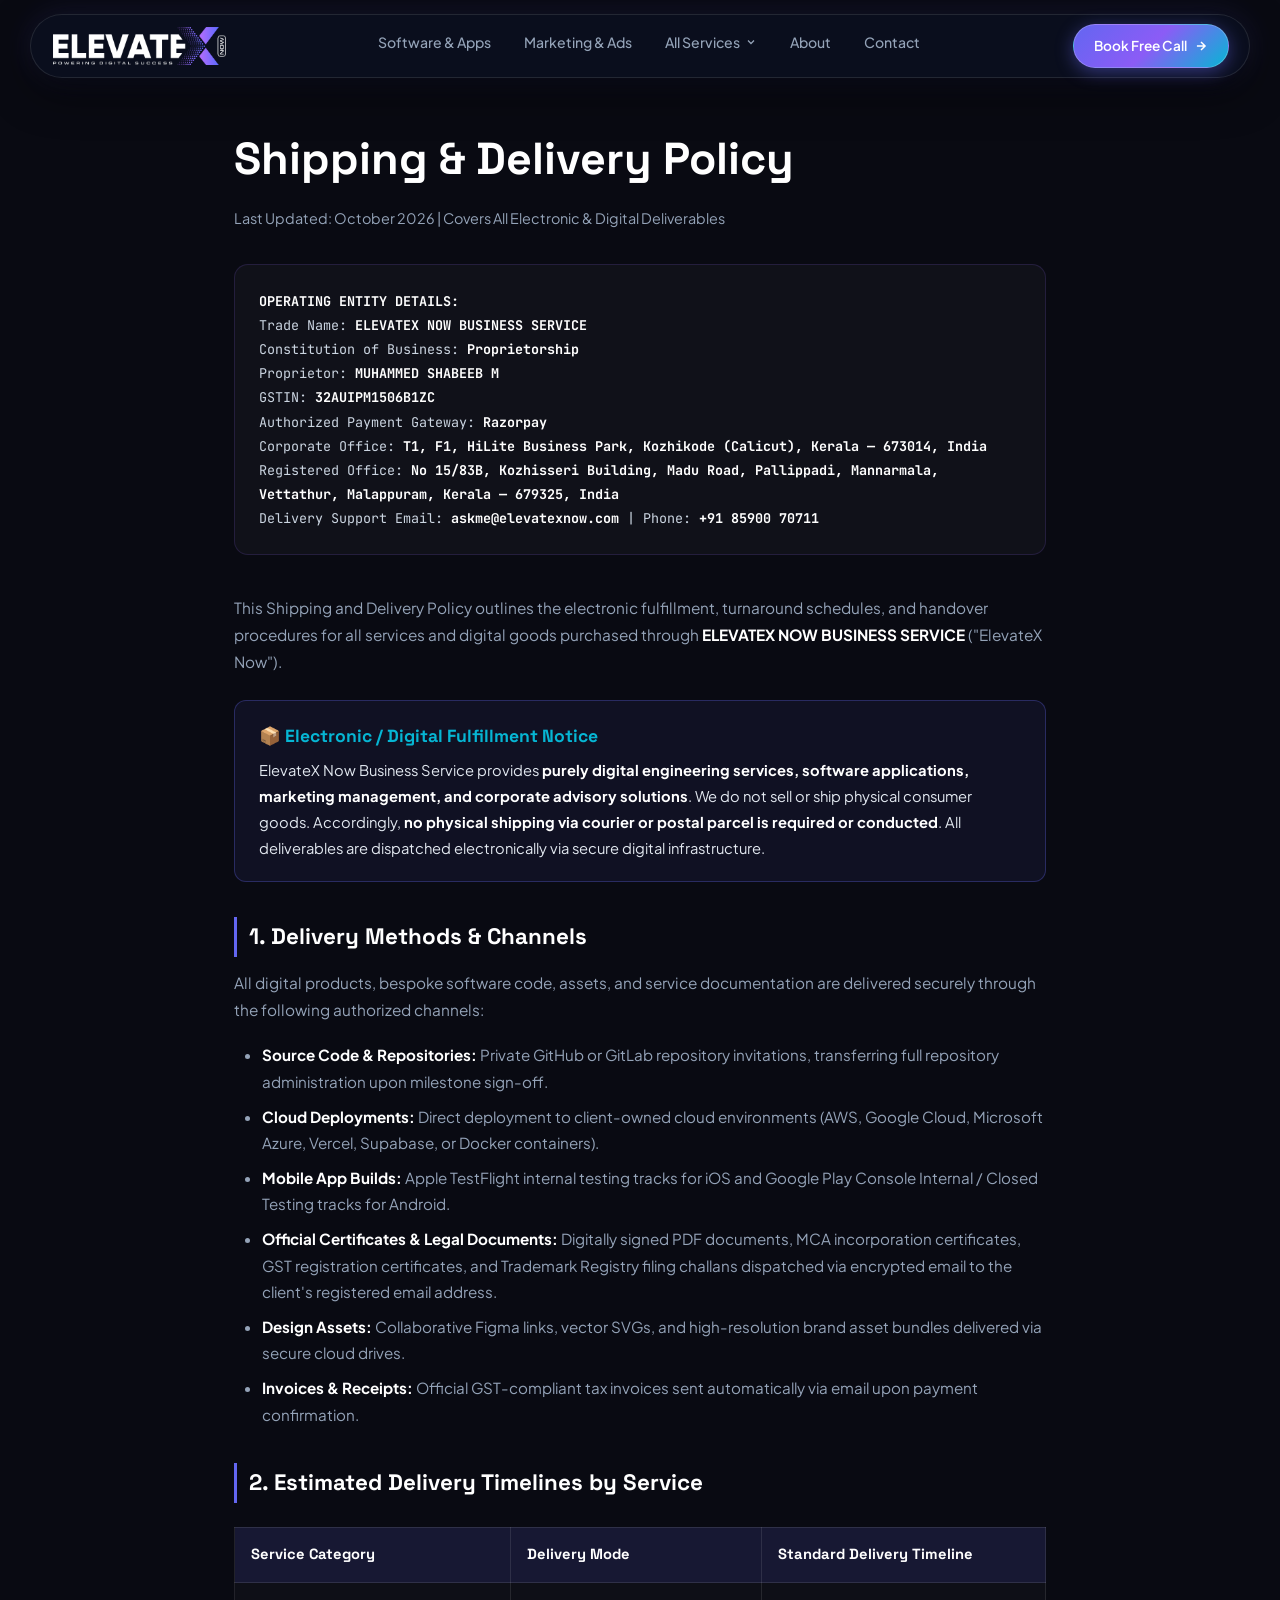
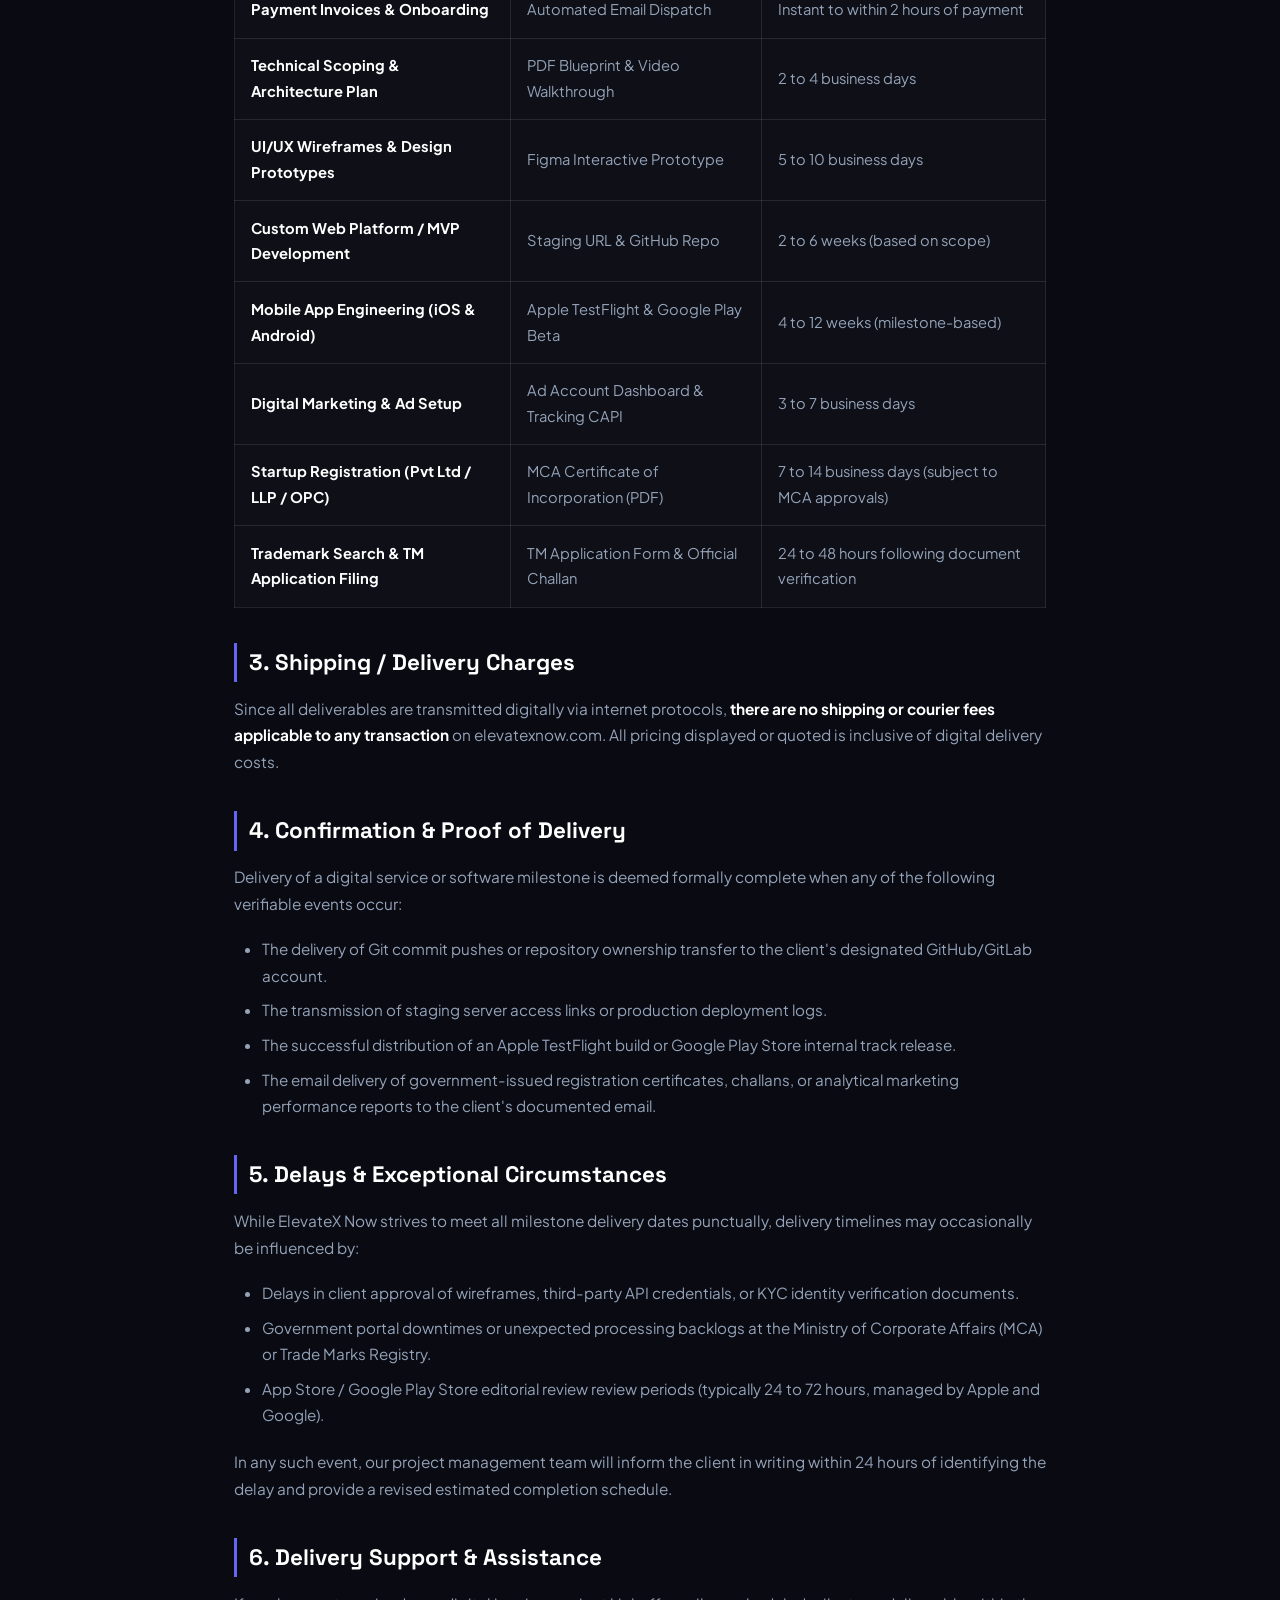
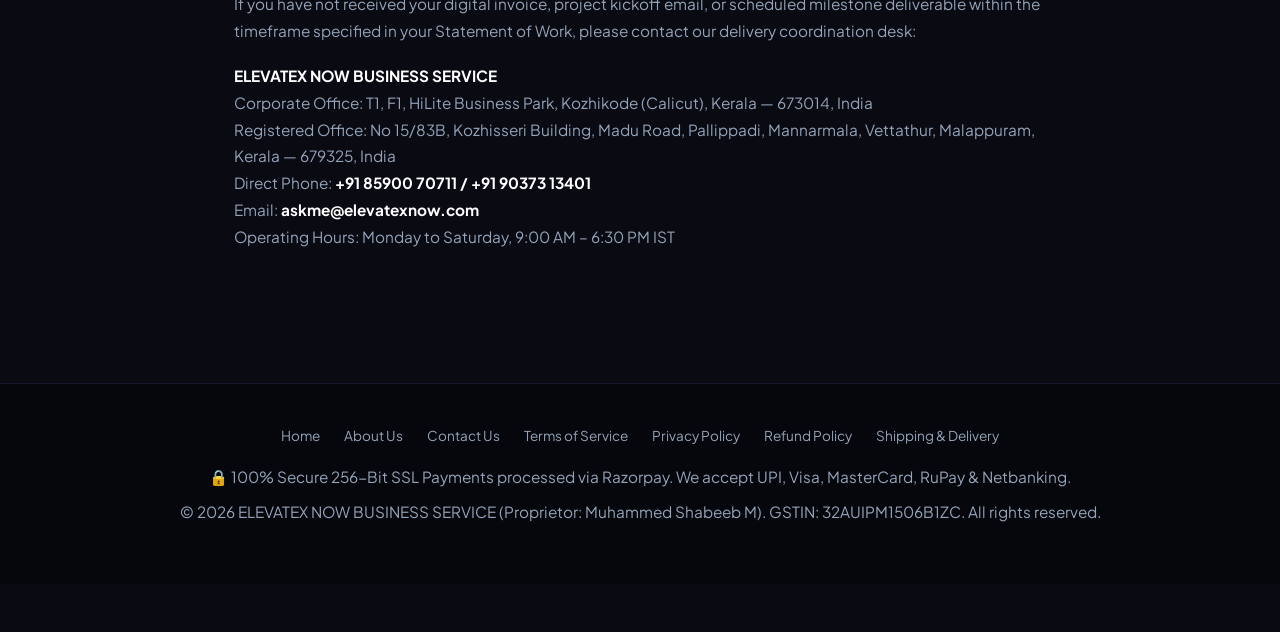
<file: shipping-delivery.html>
<!DOCTYPE html>
<html lang="en">
<head>
  <meta charset="UTF-8"/>
  <meta name="viewport" content="width=device-width, initial-scale=1.0"/>
  <title>Shipping &amp; Delivery Policy (Digital Services) | ElevateX Now Business Service</title>
  <meta name="description" content="Official Shipping and Delivery Policy of ElevateX Now Business Service detailing electronic fulfillment, source code repository delivery, cloud deployments, and service timelines."/>
  <meta name="robots" content="index, follow"/>
  <link rel="canonical" href="https://elevatexnow.com/shipping-delivery.html"/>
  <link rel="preconnect" href="https://fonts.googleapis.com"/>
  <link rel="preconnect" href="https://fonts.gstatic.com" crossorigin/>
  <link href="https://fonts.googleapis.com/css2?family=Plus+Jakarta+Sans:wght@400;500;600;700&family=Space+Grotesk:wght@600;700&family=JetBrains+Mono:wght@400;600&display=swap" rel="stylesheet"/>
  <link rel="stylesheet" href="/nav.css"/>
  <style>
    :root {
      --bg: #090a12;
      --bg-surface: #0e111f;
      --bg-card: rgba(18, 22, 41, 0.7);
      --text: #f8fafc;
      --text-muted: #94a3b8;
      --primary: #6366f1;
      --cyan: #06b6d4;
      --emerald: #10b981;
      --border: rgba(139, 92, 246, 0.16);
      --grad-main: linear-gradient(135deg, #6366f1 0%, #8b5cf6 50%, #06b6d4 100%);
    }
    *, *::before, *::after { box-sizing: border-box; margin: 0; padding: 0; }
    body { font-family: 'Plus Jakarta Sans', sans-serif; background: var(--bg); color: var(--text); line-height: 1.75; padding-bottom: 3rem; }
    main { max-width: 860px; margin: 0 auto; padding: 120px 1.5rem 50px; }
    h1 { font-family: 'Space Grotesk', sans-serif; font-size: clamp(2rem, 4vw, 2.8rem); font-weight: 700; color: #fff; margin-bottom: 0.5rem; }
    .last-updated { font-size: 0.9rem; color: var(--text-muted); margin-bottom: 2rem; }
    h2 { font-family: 'Space Grotesk', sans-serif; font-size: 1.4rem; color: #fff; margin: 2.2rem 0 0.85rem; border-left: 3px solid var(--primary); padding-left: 0.75rem; }
    p { font-size: 0.96rem; color: var(--text-muted); margin-bottom: 1.15rem; }
    ul, ol { margin: 0 0 1.25rem 1.75rem; color: var(--text-muted); font-size: 0.95rem; }
    li { margin-bottom: 0.5rem; }
    strong { color: #fff; }
    .legal-entity-box { background: rgba(255, 255, 255, 0.03); border: 1px solid var(--border); border-radius: 14px; padding: 1.5rem; margin-bottom: 2.5rem; font-family: 'JetBrains Mono', monospace; font-size: 0.84rem; color: #cbd5e1; line-height: 1.8; }
    .highlight-card { background: rgba(99, 102, 241, 0.08); border: 1px solid rgba(99, 102, 241, 0.3); border-radius: 12px; padding: 1.25rem 1.5rem; margin: 1.5rem 0; }
    .highlight-card h3 { font-family: 'Space Grotesk', sans-serif; font-size: 1.1rem; color: var(--cyan); margin-bottom: 0.4rem; }
    .highlight-card p { margin-bottom: 0; font-size: 0.92rem; color: #e2e8f0; }
    .delivery-table { width: 100%; border-collapse: collapse; margin: 1.5rem 0; font-size: 0.92rem; }
    .delivery-table th, .delivery-table td { padding: 0.9rem 1rem; border: 1px solid rgba(255, 255, 255, 0.1); text-align: left; }
    .delivery-table th { background: rgba(99, 102, 241, 0.15); color: #fff; font-family: 'Space Grotesk', sans-serif; }
    .delivery-table td { color: var(--text-muted); background: rgba(255, 255, 255, 0.02); }
    footer { background: #06070c; padding: 2.5rem 5%; text-align: center; font-size: 0.82rem; color: var(--text-muted); border-top: 1px solid var(--border); margin-top: 4rem; }
    .footer-links { display: flex; justify-content: center; gap: 1.5rem; flex-wrap: wrap; margin-bottom: 1rem; }
    .footer-links a { color: var(--text-muted); text-decoration: none; font-size: 0.85rem; }
    .footer-links a:hover { color: var(--cyan); }
  </style>
</head>
<body>

  <!-- Header - Universal Floating Capsule -->
  <header class="site-header" id="siteHeader">
    <div class="nav-inner">
      <a href="/" class="brand-logo" aria-label="ElevateX Now Homepage">
        <img src="/logo.png" alt="ElevateX Now — Powering Digital Success" class="header-logo-img" width="172" height="38"/>
      </a>

      <nav aria-label="Primary Navigation">
        <ul class="nav-links">
          <li class="nav-item">
            <a href="/software-development.html" class="nav-link-item">
              <span>Software &amp; Apps</span>
            </a>
          </li>
          <li class="nav-item">
            <a href="/marketing.html" class="nav-link-item">
              <span>Marketing &amp; Ads</span>
            </a>
          </li>
          <li class="nav-item nav-has-dropdown">
            <button class="nav-dropdown-trigger" type="button" aria-haspopup="true" aria-expanded="false">
              <span>All Services</span>
              <svg class="chevron-icon" width="12" height="12" viewBox="0 0 24 24" fill="none" stroke="currentColor" stroke-width="2.5"><path d="M6 9l6 6 6-6"/></svg>
            </button>
            <div class="nav-dropdown-menu">
              <a href="/software-development.html" class="dropdown-card-item">
                <div class="dd-card-icon" style="color: #06b6d4;">💻</div>
                <div class="dd-card-text">
                  <div class="dd-card-title">Custom Software &amp; SaaS</div>
                  <div class="dd-card-desc">Web platforms, microservices &amp; APIs</div>
                </div>
              </a>
              <a href="/software-development.html#mobile" class="dropdown-card-item">
                <div class="dd-card-icon" style="color: #818cf8;">📱</div>
                <div class="dd-card-text">
                  <div class="dd-card-title">iOS &amp; Android Apps</div>
                  <div class="dd-card-desc">60 FPS native apps in Flutter &amp; Swift</div>
                </div>
              </a>
              <a href="/marketing.html" class="dropdown-card-item">
                <div class="dd-card-icon" style="color: #f43f5e;">📈</div>
                <div class="dd-card-text">
                  <div class="dd-card-title">Performance Marketing</div>
                  <div class="dd-card-desc">Meta CAPI &amp; Google Ads PMax scaling</div>
                </div>
              </a>
              <a href="/branding.html" class="dropdown-card-item">
                <div class="dd-card-icon" style="color: #a855f7;">🎨</div>
                <div class="dd-card-text">
                  <div class="dd-card-title">Brand Identity &amp; UI/UX</div>
                  <div class="dd-card-desc">Figma prototypes &amp; design systems</div>
                </div>
              </a>
              <a href="/startup-registration.html" class="dropdown-card-item">
                <div class="dd-card-icon" style="color: #10b981;">🏢</div>
                <div class="dd-card-text">
                  <div class="dd-card-title">Startup Incorporation</div>
                  <div class="dd-card-desc">Pvt Ltd, LLP, MSME Udyam &amp; MCA setup</div>
                </div>
              </a>
              <a href="/legal-compliance.html" class="dropdown-card-item">
                <div class="dd-card-icon" style="color: #38bdf8;">⚖️</div>
                <div class="dd-card-text">
                  <div class="dd-card-title">Trademark &amp; IP Protection</div>
                  <div class="dd-card-desc">Trademark search, filing &amp; compliance</div>
                </div>
              </a>
            </div>
          </li>
          <li class="nav-item">
            <a href="/about.html" class="nav-link-item">About</a>
          </li>
          <li class="nav-item">
            <a href="/contact.html" class="nav-link-item">Contact</a>
          </li>
        </ul>
      </nav>

      <div class="nav-actions">
        <a href="/contact.html" class="btn-nav-cta">
          <span>Book Free Call</span>
          <svg width="14" height="14" viewBox="0 0 24 24" fill="none" stroke="currentColor" stroke-width="2.5"><path d="M5 12h14M12 5l7 7-7 7"/></svg>
        </a>
      </div>

      <button class="mobile-toggle" id="mobileMenuBtn" aria-label="Toggle Navigation Menu">
        <svg width="22" height="22" viewBox="0 0 24 24" fill="none" stroke="currentColor" stroke-width="2.2" stroke-linecap="round" stroke-linejoin="round"><line x1="3" y1="12" x2="21" y2="12"></line><line x1="3" y1="6" x2="21" y2="6"></line><line x1="3" y1="18" x2="21" y2="18"></line></svg>
      </button>
    </div>
  </header>

  <!-- Mobile Drawer -->
  <div class="mobile-drawer" id="mobileDrawer">
    <a href="/software-development.html" class="mob-link">💻 Custom Software &amp; Mobile Apps</a>
    <a href="/marketing.html" class="mob-link">📈 Performance Marketing &amp; SEO</a>
    <a href="/branding.html" class="mob-link">🎨 Brand Identity &amp; UI/UX</a>
    <a href="/startup-registration.html" class="mob-link">🏢 Startup Registration (Pvt Ltd / LLP)</a>
    <a href="/legal-compliance.html" class="mob-link">⚖️ Legal, IP &amp; Trademark Protection</a>
    <a href="/about.html" class="mob-link">ℹ️ About Us</a>
    <a href="/contact.html" class="mob-link">📞 Contact Us</a>
    <a href="/contact.html" class="mob-cta">Book Free Call →</a>
  </div>

<main>
  <h1>Shipping &amp; Delivery Policy</h1>
  <p class="last-updated">Last Updated: October 2026 | Covers All Electronic &amp; Digital Deliverables</p>

  <div class="legal-entity-box">
    <strong>OPERATING ENTITY DETAILS:</strong><br/>
    Trade Name: <strong>ELEVATEX NOW BUSINESS SERVICE</strong><br/>
    Constitution of Business: <strong>Proprietorship</strong><br/>
    Proprietor: <strong>MUHAMMED SHABEEB M</strong><br/>
    GSTIN: <strong>32AUIPM1506B1ZC</strong><br/>
    Authorized Payment Gateway: <strong>Razorpay</strong><br/>
    Corporate Office: <strong>T1, F1, HiLite Business Park, Kozhikode (Calicut), Kerala — 673014, India</strong><br/>
    Registered Office: <strong>No 15/83B, Kozhisseri Building, Madu Road, Pallippadi, Mannarmala, Vettathur, Malappuram, Kerala — 679325, India</strong><br/>
    Delivery Support Email: <strong>askme@elevatexnow.com</strong> | Phone: <strong>+91 85900 70711</strong>
  </div>

  <p>
    This Shipping and Delivery Policy outlines the electronic fulfillment, turnaround schedules, and handover procedures for all services and digital goods purchased through <strong>ELEVATEX NOW BUSINESS SERVICE</strong> ("ElevateX Now").
  </p>

  <div class="highlight-card">
    <h3>📦 Electronic / Digital Fulfillment Notice</h3>
    <p>
      ElevateX Now Business Service provides <strong>purely digital engineering services, software applications, marketing management, and corporate advisory solutions</strong>. We do not sell or ship physical consumer goods. Accordingly, <strong>no physical shipping via courier or postal parcel is required or conducted</strong>. All deliverables are dispatched electronically via secure digital infrastructure.
    </p>
  </div>

  <h2>1. Delivery Methods &amp; Channels</h2>
  <p>
    All digital products, bespoke software code, assets, and service documentation are delivered securely through the following authorized channels:
  </p>
  <ul>
    <li><strong>Source Code &amp; Repositories:</strong> Private GitHub or GitLab repository invitations, transferring full repository administration upon milestone sign-off.</li>
    <li><strong>Cloud Deployments:</strong> Direct deployment to client-owned cloud environments (AWS, Google Cloud, Microsoft Azure, Vercel, Supabase, or Docker containers).</li>
    <li><strong>Mobile App Builds:</strong> Apple TestFlight internal testing tracks for iOS and Google Play Console Internal / Closed Testing tracks for Android.</li>
    <li><strong>Official Certificates &amp; Legal Documents:</strong> Digitally signed PDF documents, MCA incorporation certificates, GST registration certificates, and Trademark Registry filing challans dispatched via encrypted email to the client's registered email address.</li>
    <li><strong>Design Assets:</strong> Collaborative Figma links, vector SVGs, and high-resolution brand asset bundles delivered via secure cloud drives.</li>
    <li><strong>Invoices &amp; Receipts:</strong> Official GST-compliant tax invoices sent automatically via email upon payment confirmation.</li>
  </ul>

  <h2>2. Estimated Delivery Timelines by Service</h2>

  <table class="delivery-table">
    <thead>
      <tr>
        <th>Service Category</th>
        <th>Delivery Mode</th>
        <th>Standard Delivery Timeline</th>
      </tr>
    </thead>
    <tbody>
      <tr>
        <td><strong>Payment Invoices &amp; Onboarding</strong></td>
        <td>Automated Email Dispatch</td>
        <td>Instant to within 2 hours of payment</td>
      </tr>
      <tr>
        <td><strong>Technical Scoping &amp; Architecture Plan</strong></td>
        <td>PDF Blueprint &amp; Video Walkthrough</td>
        <td>2 to 4 business days</td>
      </tr>
      <tr>
        <td><strong>UI/UX Wireframes &amp; Design Prototypes</strong></td>
        <td>Figma Interactive Prototype</td>
        <td>5 to 10 business days</td>
      </tr>
      <tr>
        <td><strong>Custom Web Platform / MVP Development</strong></td>
        <td>Staging URL &amp; GitHub Repo</td>
        <td>2 to 6 weeks (based on scope)</td>
      </tr>
      <tr>
        <td><strong>Mobile App Engineering (iOS &amp; Android)</strong></td>
        <td>Apple TestFlight &amp; Google Play Beta</td>
        <td>4 to 12 weeks (milestone-based)</td>
      </tr>
      <tr>
        <td><strong>Digital Marketing &amp; Ad Setup</strong></td>
        <td>Ad Account Dashboard &amp; Tracking CAPI</td>
        <td>3 to 7 business days</td>
      </tr>
      <tr>
        <td><strong>Startup Registration (Pvt Ltd / LLP / OPC)</strong></td>
        <td>MCA Certificate of Incorporation (PDF)</td>
        <td>7 to 14 business days (subject to MCA approvals)</td>
      </tr>
      <tr>
        <td><strong>Trademark Search &amp; TM Application Filing</strong></td>
        <td>TM Application Form &amp; Official Challan</td>
        <td>24 to 48 hours following document verification</td>
      </tr>
    </tbody>
  </table>

  <h2>3. Shipping / Delivery Charges</h2>
  <p>
    Since all deliverables are transmitted digitally via internet protocols, <strong>there are no shipping or courier fees applicable to any transaction</strong> on elevatexnow.com. All pricing displayed or quoted is inclusive of digital delivery costs.
  </p>

  <h2>4. Confirmation &amp; Proof of Delivery</h2>
  <p>
    Delivery of a digital service or software milestone is deemed formally complete when any of the following verifiable events occur:
  </p>
  <ul>
    <li>The delivery of Git commit pushes or repository ownership transfer to the client's designated GitHub/GitLab account.</li>
    <li>The transmission of staging server access links or production deployment logs.</li>
    <li>The successful distribution of an Apple TestFlight build or Google Play Store internal track release.</li>
    <li>The email delivery of government-issued registration certificates, challans, or analytical marketing performance reports to the client's documented email.</li>
  </ul>

  <h2>5. Delays &amp; Exceptional Circumstances</h2>
  <p>
    While ElevateX Now strives to meet all milestone delivery dates punctually, delivery timelines may occasionally be influenced by:
  </p>
  <ul>
    <li>Delays in client approval of wireframes, third-party API credentials, or KYC identity verification documents.</li>
    <li>Government portal downtimes or unexpected processing backlogs at the Ministry of Corporate Affairs (MCA) or Trade Marks Registry.</li>
    <li>App Store / Google Play Store editorial review review periods (typically 24 to 72 hours, managed by Apple and Google).</li>
  </ul>
  <p>
    In any such event, our project management team will inform the client in writing within 24 hours of identifying the delay and provide a revised estimated completion schedule.
  </p>

  <h2>6. Delivery Support &amp; Assistance</h2>
  <p>
    If you have not received your digital invoice, project kickoff email, or scheduled milestone deliverable within the timeframe specified in your Statement of Work, please contact our delivery coordination desk:
  </p>
  <p>
    <strong>ELEVATEX NOW BUSINESS SERVICE</strong><br/>
    Corporate Office: T1, F1, HiLite Business Park, Kozhikode (Calicut), Kerala — 673014, India<br/>
    Registered Office: No 15/83B, Kozhisseri Building, Madu Road, Pallippadi, Mannarmala, Vettathur, Malappuram, Kerala — 679325, India<br/>
    Direct Phone: <strong>+91 85900 70711 / +91 90373 13401</strong><br/>
    Email: <strong>askme@elevatexnow.com</strong><br/>
    Operating Hours: Monday to Saturday, 9:00 AM – 6:30 PM IST
  </p>
</main>

<footer>
  <div class="footer-links">
    <a href="/">Home</a>
    <a href="/about.html">About Us</a>
    <a href="/contact.html">Contact Us</a>
    <a href="/terms.html">Terms of Service</a>
    <a href="/privacy-policy.html">Privacy Policy</a>
    <a href="/refund-policy.html">Refund Policy</a>
    <a href="/shipping-delivery.html">Shipping &amp; Delivery</a>
  </div>
  <p style="margin-bottom: 0.5rem;">
    🔒 100% Secure 256-Bit SSL Payments processed via Razorpay. We accept UPI, Visa, MasterCard, RuPay &amp; Netbanking.
  </p>
  <p>© 2026 ELEVATEX NOW BUSINESS SERVICE (Proprietor: Muhammed Shabeeb M). GSTIN: 32AUIPM1506B1ZC. All rights reserved.</p>
</footer>

<script src="/nav.js" defer></script>
</body>
</html>
</file>
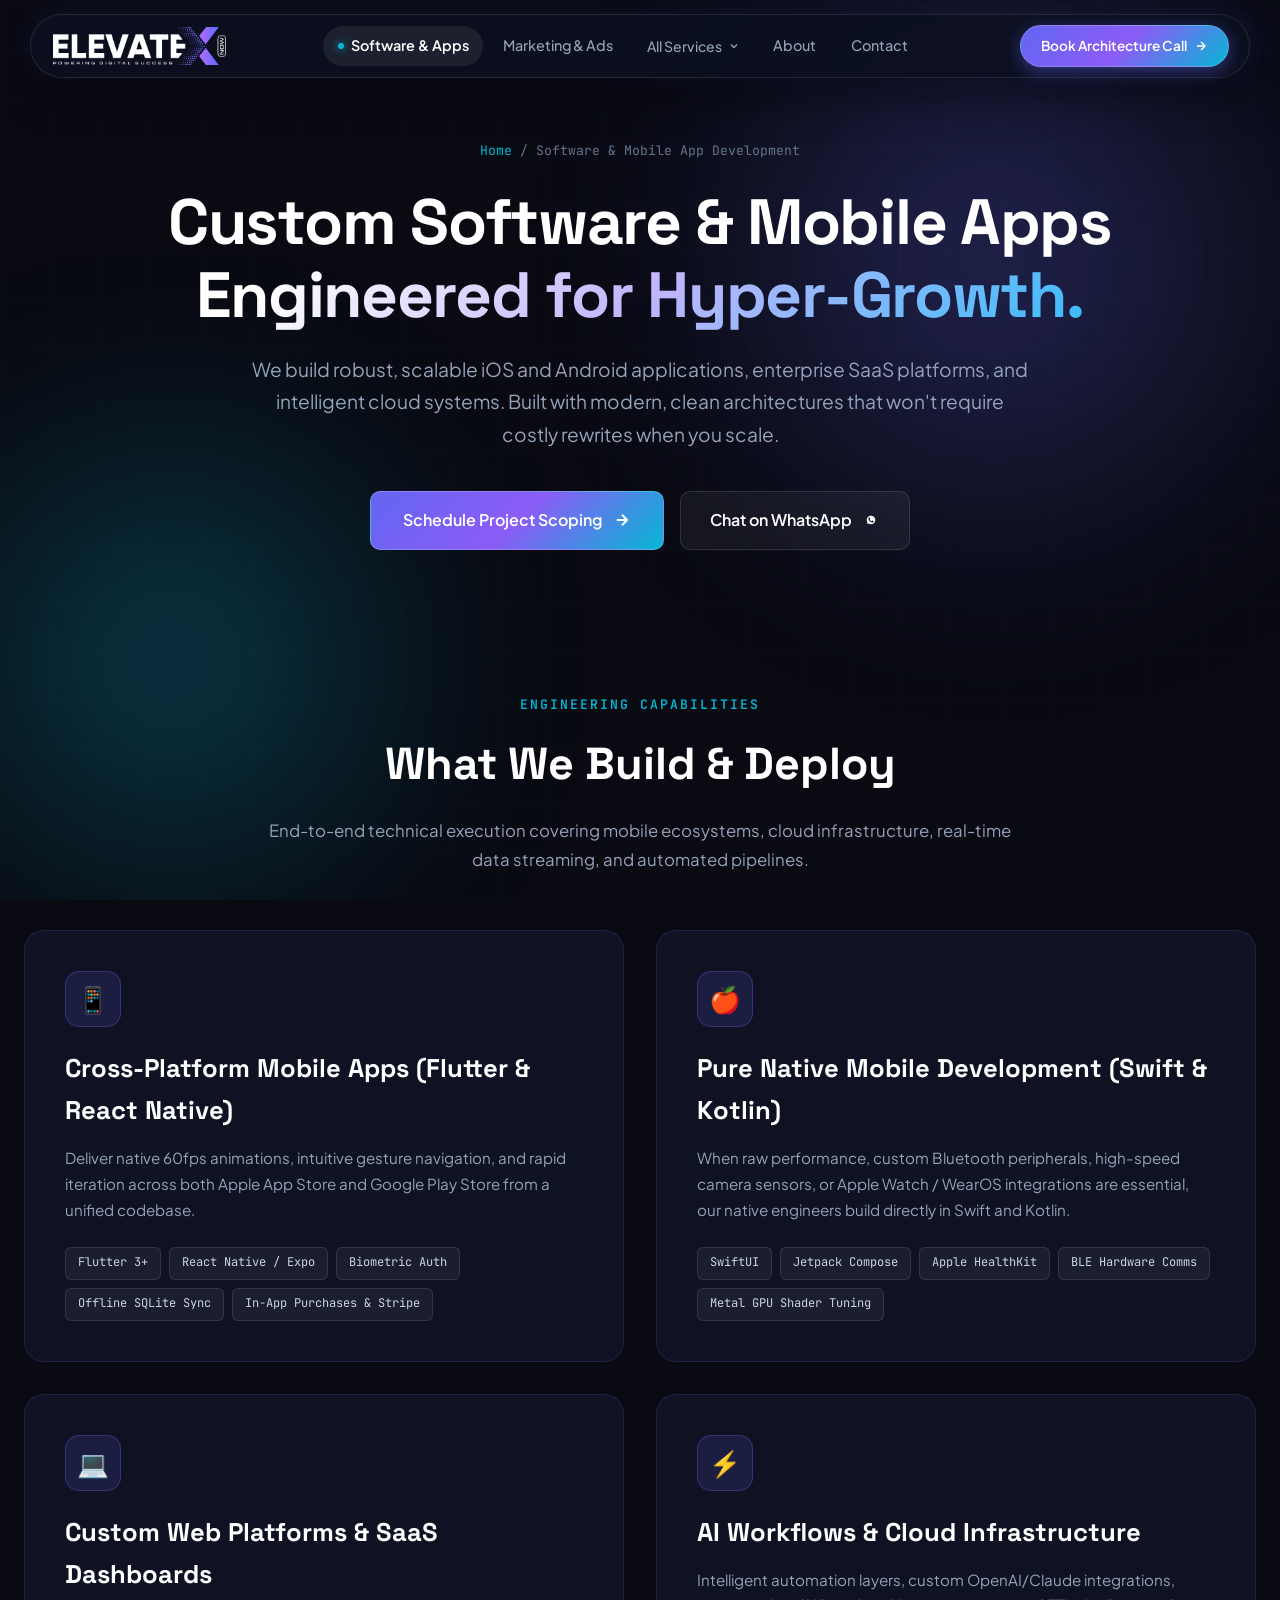
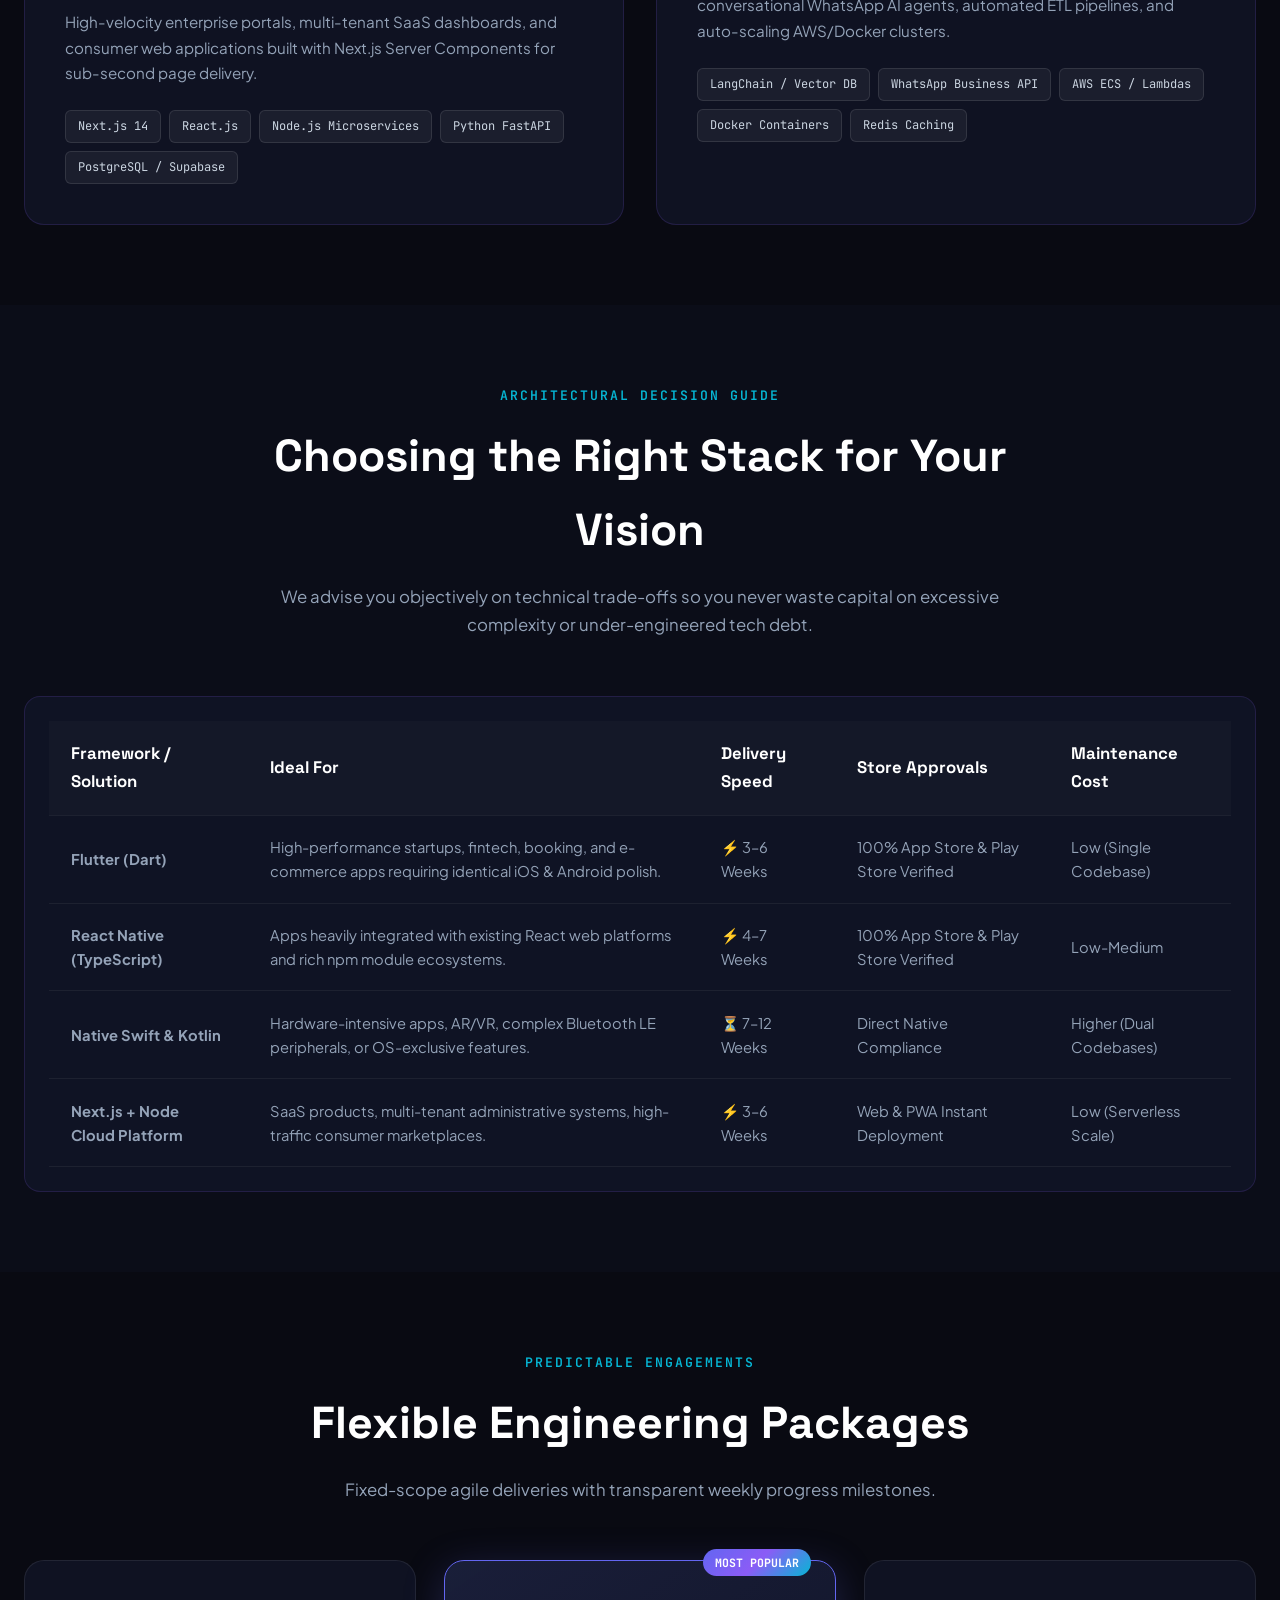
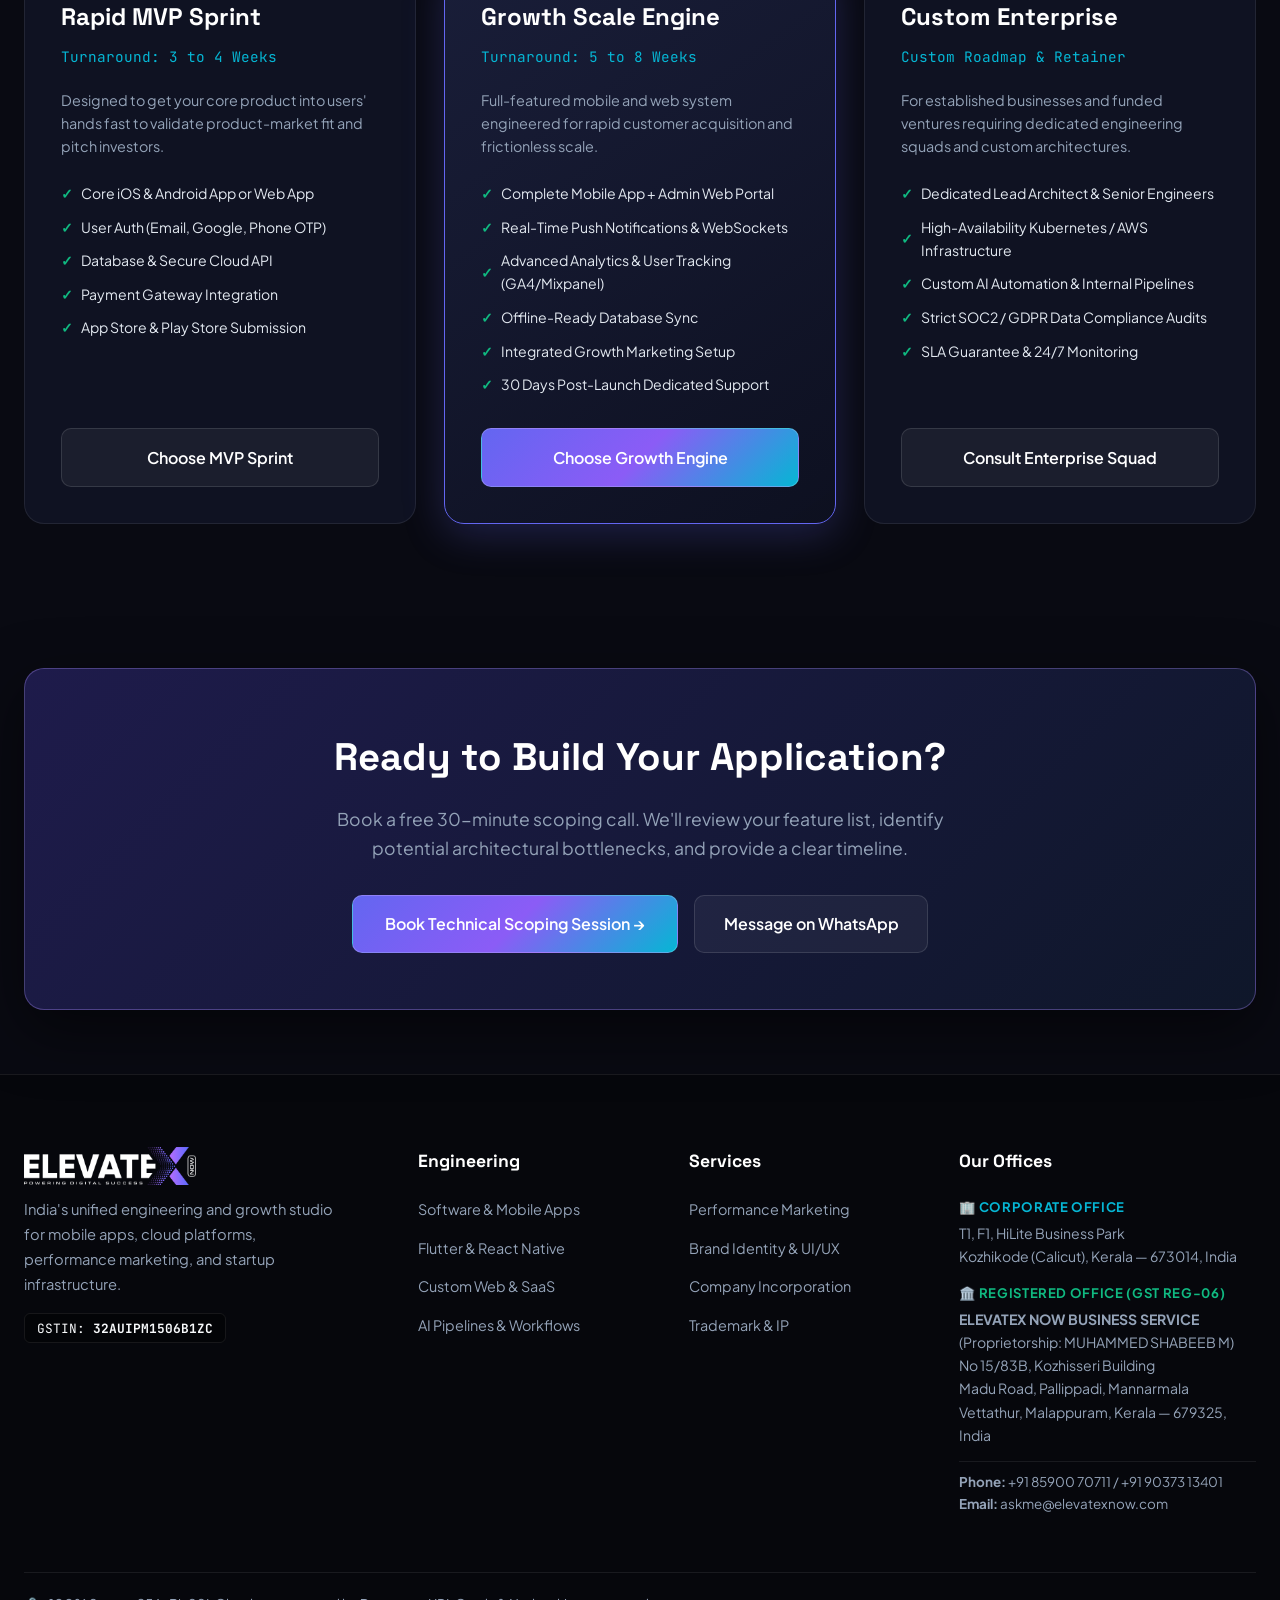
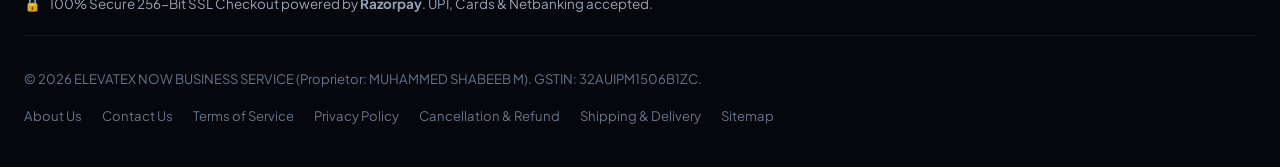
<file: software-development.html>
<!DOCTYPE html>
<html lang="en">
<head>
  <meta charset="UTF-8"/>
  <meta name="viewport" content="width=device-width, initial-scale=1.0, viewport-fit=cover"/>

  <!-- Google Analytics 4 (GA4) -->
  <script async src="https://www.googletagmanager.com/gtag/js?id=G-XXXXXXXXXX"></script>
  <script>
    window.dataLayer = window.dataLayer || [];
    function gtag(){dataLayer.push(arguments);}
    gtag('js', new Date());
    gtag('config', 'G-XXXXXXXXXX', {
      page_title: 'Custom Software & Mobile App Development | ElevateX Now',
      page_location: 'https://elevatexnow.com/software-development.html',
      send_page_view: true,
      anonymize_ip: true
    });
  </script>

  <!-- Primary Meta Tags -->
  <title>Custom Software &amp; Mobile App Development | ElevateX Now India</title>
  <meta name="description" content="Engineering high-performance iOS &amp; Android mobile apps (Flutter, React Native, Swift, Kotlin) and custom web SaaS platforms. Scalable cloud architectures built for speed and security by ElevateX Now."/>
  <meta name="keywords" content="custom software development Kerala, mobile app development India, Flutter app development, React Native agency, iOS app developers Kerala, Android app company, Next.js web apps, SaaS development company Malappuram, ElevateX Now"/>
  <meta name="author" content="ElevateX Now Business Service"/>
  <meta name="robots" content="index, follow"/>
  <link rel="canonical" href="https://elevatexnow.com/software-development.html"/>

  <!-- Open Graph -->
  <meta property="og:type" content="website"/>
  <meta property="og:site_name" content="ElevateX Now Business Service"/>
  <meta property="og:locale" content="en_IN"/>
  <meta property="og:url" content="https://elevatexnow.com/software-development.html"/>
  <meta property="og:title" content="Custom Software &amp; Mobile App Development | ElevateX Now"/>
  <meta property="og:description" content="High-performance iOS &amp; Android apps, enterprise cloud SaaS platforms, and custom software engineered for rapid business scale."/>
  <meta property="og:image" content="https://elevatexnow.com/og-image.jpg"/>
  <meta property="og:image:width" content="1200"/>
  <meta property="og:image:height" content="630"/>

  <!-- Twitter / X -->
  <meta name="twitter:card" content="summary_large_image"/>
  <meta name="twitter:site" content="@elevatexnow"/>
  <meta name="twitter:title" content="Custom Software &amp; Mobile App Development | ElevateX Now"/>
  <meta name="twitter:description" content="Engineering high-performance iOS &amp; Android mobile apps and scalable cloud SaaS platforms."/>
  <meta name="twitter:image" content="https://elevatexnow.com/og-image.jpg"/>

  <!-- PWA & Mobile Meta -->
  <meta name="theme-color" content="#0b0c16"/>
  <link rel="icon" type="image/jpeg" href="/logo.jpg"/>
  <link rel="manifest" href="/site.webmanifest"/>

  <!-- Structured Data: Service & BreadcrumbList -->
  <script type="application/ld+json">
  {
    "@context": "https://schema.org",
    "@type": "Service",
    "serviceType": "Software & Mobile App Development",
    "provider": {
      "@type": "ProfessionalService",
      "name": "ElevateX Now Business Service",
      "legalName": "MUHAMMED SHABEEB M",
      "taxID": "32AUIPM1506B1ZC",
      "url": "https://elevatexnow.com",
      "telephone": "+91-85900-70711",
      "address": {
        "@type": "PostalAddress",
        "streetAddress": "No 15/83B, Kozhisseri Building, Madu Road, Pallippadi, Mannarmala",
        "addressLocality": "Vettathur",
        "addressRegion": "Kerala",
        "postalCode": "679325",
        "addressCountry": "IN"
      }
    },
    "name": "Custom Software & Mobile App Development (iOS & Android)",
    "description": "Full-cycle engineering of iOS and Android mobile apps using Flutter and React Native, scalable SaaS web platforms using Next.js and Python, and enterprise cloud microservices.",
    "areaServed": ["IN", "AE", "US"]
  }
  </script>
  <script type="application/ld+json">
  {
    "@context": "https://schema.org",
    "@type": "BreadcrumbList",
    "itemListElement": [
      {
        "@type": "ListItem",
        "position": 1,
        "name": "Home",
        "item": "https://elevatexnow.com/"
      },
      {
        "@type": "ListItem",
        "position": 2,
        "name": "Software & Mobile App Development",
        "item": "https://elevatexnow.com/software-development.html"
      }
    ]
  }
  </script>

  <!-- Google Fonts Preconnect & Stylesheet -->
  <link rel="preconnect" href="https://fonts.googleapis.com"/>
  <link rel="preconnect" href="https://fonts.gstatic.com" crossorigin/>
  <link href="https://fonts.googleapis.com/css2?family=JetBrains+Mono:wght@400;500;600&family=Plus+Jakarta+Sans:wght@300;400;500;600;700;800&family=Space+Grotesk:wght@500;600;700&display=swap" rel="stylesheet"/>
  <link rel="stylesheet" href="/nav.css"/>

  <style>
    :root {
      --bg: #090a12;
      --bg-surface: #0e111f;
      --bg-card: rgba(18, 22, 41, 0.75);
      --bg-card-hover: rgba(26, 32, 60, 0.85);
      --border: rgba(139, 92, 246, 0.16);
      --border-strong: rgba(167, 139, 250, 0.35);
      --border-cyan: rgba(6, 182, 212, 0.3);
      --text: #f8fafc;
      --text-muted: #94a3b8;
      --text-dim: #64748b;
      --primary: #6366f1;
      --primary-light: #818cf8;
      --violet: #8b5cf6;
      --cyan: #06b6d4;
      --cyan-light: #22d3ee;
      --emerald: #10b981;
      --grad-main: linear-gradient(135deg, #6366f1 0%, #8b5cf6 50%, #06b6d4 100%);
      --grad-text: linear-gradient(135deg, #ffffff 10%, #c4b5fd 50%, #38bdf8 100%);
      --font-body: 'Plus Jakarta Sans', sans-serif;
      --font-heading: 'Space Grotesk', sans-serif;
      --font-mono: 'JetBrains Mono', monospace;
      --ease: cubic-bezier(0.16, 1, 0.3, 1);
      --nav-h: 76px;
    }

    *, *::before, *::after { box-sizing: border-box; margin: 0; padding: 0; -webkit-tap-highlight-color: transparent; }
    html { scroll-behavior: smooth; font-size: 16px; color-scheme: dark; }
    body { background-color: var(--bg); color: var(--text); font-family: var(--font-body); line-height: 1.65; overflow-x: hidden; min-height: 100vh; position: relative; }

    /* Cyber Mesh Background */
    .cyber-mesh { position: fixed; inset: 0; pointer-events: none; z-index: 0; overflow: hidden; }
    .mesh-blob { position: absolute; border-radius: 50%; filter: blur(100px); opacity: 0.35; animation: floatPulse 18s ease-in-out infinite alternate; will-change: transform; }
    .blob-1 { top: -10%; right: -5%; width: 700px; height: 700px; background: radial-gradient(circle, #6366f1 0%, rgba(99, 102, 241, 0) 70%); }
    .blob-2 { top: 40%; left: -10%; width: 600px; height: 600px; background: radial-gradient(circle, #06b6d4 0%, rgba(6, 182, 212, 0) 70%); }
    @keyframes floatPulse { 0% { transform: translate(0, 0) scale(1); } 50% { transform: translate(40px, -30px) scale(1.08); } 100% { transform: translate(-30px, 40px) scale(0.95); } }
    .grid-overlay { position: fixed; inset: 0; background-image: linear-gradient(rgba(255, 255, 255, 0.02) 1px, transparent 1px), linear-gradient(90deg, rgba(255, 255, 255, 0.02) 1px, transparent 1px); background-size: 50px 50px; pointer-events: none; z-index: 1; opacity: 0.6; }
    .container { width: 100%; max-width: 1280px; margin: 0 auto; padding: 0 1.5rem; position: relative; z-index: 2; }
    a { color: inherit; text-decoration: none; transition: all 0.25s var(--ease); }

    /* Header - Redesigned Floating Capsule */
    header.site-header { position: fixed; top: 14px; left: 0; right: 0; z-index: 1000; padding: 0 1.25rem; pointer-events: none; }
    .nav-inner { max-width: 1220px; margin: 0 auto; height: 64px; padding: 0 1.25rem 0 1.4rem; background: rgba(12, 16, 32, 0.82); backdrop-filter: blur(24px); -webkit-backdrop-filter: blur(24px); border: 1px solid rgba(255, 255, 255, 0.1); border-radius: 9999px; box-shadow: 0 14px 40px rgba(0, 0, 0, 0.5), 0 0 30px rgba(99, 102, 241, 0.15); display: flex; align-items: center; justify-content: space-between; gap: 1.5rem; pointer-events: auto; }
    .brand-logo { display: flex; align-items: center; gap: 0.7rem; text-decoration: none; flex-shrink: 0; }
    .logo-badge-img { width: 36px; height: 36px; border-radius: 9px; object-fit: cover; box-shadow: 0 0 14px rgba(99, 102, 241, 0.45); border: 1px solid rgba(255, 255, 255, 0.18); }
    .logo-title-group { display: flex; flex-direction: column; }
    .logo-main-text { font-family: var(--font-heading); font-size: 1.28rem; font-weight: 700; color: #fff; line-height: 1.1; }
    .logo-x-accent { background: var(--grad-main); -webkit-background-clip: text; -webkit-text-fill-color: transparent; }
    .logo-sub-tag { font-size: 0.62rem; font-weight: 600; text-transform: uppercase; letter-spacing: 0.14em; color: var(--cyan); font-family: var(--font-mono); line-height: 1; margin-top: 2px; }
    .nav-links { display: flex; align-items: center; gap: 0.35rem; list-style: none; margin: 0; padding: 0; }
    .nav-item { position: relative; }
    .nav-link-item { font-size: 0.9rem; font-weight: 500; color: var(--text-muted); padding: 0.5rem 0.9rem; border-radius: 9999px; text-decoration: none; display: inline-flex; align-items: center; gap: 0.45rem; transition: all 0.2s ease; white-space: nowrap; }
    .nav-link-item:hover, .nav-link-item.active { color: #fff; background: rgba(255, 255, 255, 0.08); font-weight: 600; }
    .nav-dot-active { width: 6px; height: 6px; border-radius: 50%; background: var(--cyan); box-shadow: 0 0 8px var(--cyan); flex-shrink: 0; }
    .btn-nav-cta { background: var(--grad-main); color: #fff; font-size: 0.85rem; font-weight: 600; padding: 0.55rem 1.25rem; border-radius: 9999px; box-shadow: 0 4px 18px rgba(99, 102, 241, 0.45); display: inline-flex; align-items: center; gap: 0.45rem; border: 1px solid rgba(255, 255, 255, 0.22); text-decoration: none; white-space: nowrap; transition: all 0.2s ease; }
    .btn-nav-cta:hover { transform: translateY(-2px); box-shadow: 0 6px 24px rgba(99, 102, 241, 0.65); }
    .mobile-toggle { display: none; background: rgba(255, 255, 255, 0.06); border: 1px solid rgba(255, 255, 255, 0.1); border-radius: 9999px; color: #fff; cursor: pointer; padding: 0.45rem; }

    /* Page Hero */
    .page-hero { padding-top: calc(var(--nav-h) + 4rem); padding-bottom: 4rem; text-align: center; }
    .breadcrumb-nav { display: flex; align-items: center; justify-content: center; gap: 0.5rem; font-size: 0.82rem; font-family: var(--font-mono); color: var(--text-dim); margin-bottom: 1.5rem; }
    .breadcrumb-nav a { color: var(--cyan); }
    .page-title { font-family: var(--font-heading); font-size: clamp(2.5rem, 5vw, 4.2rem); font-weight: 700; color: #fff; line-height: 1.15; letter-spacing: -0.02em; margin-bottom: 1.25rem; }
    .page-title .glow-text { background: var(--grad-text); -webkit-background-clip: text; -webkit-text-fill-color: transparent; }
    .page-lead { font-size: 1.2rem; color: var(--text-muted); max-width: 780px; margin: 0 auto 2.5rem auto; line-height: 1.7; }
    .hero-btn-row { display: flex; justify-content: center; gap: 1rem; flex-wrap: wrap; }

    /* Section Styling */
    .section-spacing { padding: 5rem 0; position: relative; }
    .section-header { text-align: center; max-width: 780px; margin: 0 auto 3.5rem auto; }
    .section-eyebrow { font-family: var(--font-mono); font-size: 0.82rem; font-weight: 600; text-transform: uppercase; letter-spacing: 0.15em; color: var(--cyan); margin-bottom: 0.75rem; display: block; }
    .section-title { font-family: var(--font-heading); font-size: clamp(2rem, 3.5vw, 3rem); font-weight: 700; color: #fff; margin-bottom: 1rem; }
    .section-desc { font-size: 1.05rem; color: var(--text-muted); line-height: 1.7; }

    /* Pillars Grid */
    .dev-grid { display: grid; grid-template-columns: repeat(2, 1fr); gap: 2rem; margin-top: 2rem; }
    .dev-card { background: var(--bg-card); border: 1px solid var(--border); border-radius: 20px; padding: 2.5rem; position: relative; transition: all 0.3s var(--ease); }
    .dev-card:hover { border-color: var(--primary-light); transform: translateY(-4px); background: var(--bg-card-hover); }
    .dev-card-icon { width: 56px; height: 56px; border-radius: 14px; background: rgba(99, 102, 241, 0.15); border: 1px solid rgba(139, 92, 246, 0.3); display: flex; align-items: center; justify-content: center; font-size: 1.6rem; margin-bottom: 1.25rem; }
    .dev-card h3 { font-family: var(--font-heading); font-size: 1.6rem; font-weight: 700; color: #fff; margin-bottom: 0.85rem; }
    .dev-card p { font-size: 0.95rem; color: var(--text-muted); line-height: 1.7; margin-bottom: 1.5rem; }
    .dev-feature-tags { display: flex; flex-wrap: wrap; gap: 0.5rem; margin-top: 1rem; }
    .dev-tag { font-family: var(--font-mono); font-size: 0.75rem; background: rgba(255, 255, 255, 0.05); border: 1px solid rgba(255, 255, 255, 0.1); padding: 0.35rem 0.75rem; border-radius: 6px; color: #cbd5e1; }

    /* Comparison Table */
    .table-responsive { overflow-x: auto; margin-top: 2rem; background: var(--bg-card); border: 1px solid var(--border); border-radius: 16px; padding: 1.5rem; }
    table.spec-table { width: 100%; border-collapse: collapse; text-align: left; }
    table.spec-table th, table.spec-table td { padding: 1.2rem 1.4rem; border-bottom: 1px solid rgba(255, 255, 255, 0.06); font-size: 0.92rem; }
    table.spec-table th { font-family: var(--font-heading); color: #fff; font-size: 1.05rem; background: rgba(255, 255, 255, 0.02); }
    table.spec-table td { color: var(--text-muted); }
    table.spec-table tr:hover td { background: rgba(255, 255, 255, 0.02); color: #fff; }

    /* Tiers Grid */
    .tiers-grid { display: grid; grid-template-columns: repeat(3, 1fr); gap: 1.75rem; margin-top: 2rem; }
    .tier-card { background: var(--bg-card); border: 1px solid rgba(255, 255, 255, 0.08); border-radius: 20px; padding: 2.25rem; display: flex; flex-direction: column; justify-content: space-between; position: relative; transition: all 0.3s; }
    .tier-card.featured { border-color: var(--primary); background: linear-gradient(145deg, rgba(28, 33, 62, 0.9) 0%, rgba(14, 17, 33, 0.95) 100%); box-shadow: 0 10px 40px rgba(99, 102, 241, 0.25); }
    .tier-badge { position: absolute; top: -12px; right: 24px; background: var(--grad-main); color: #fff; font-size: 0.72rem; font-family: var(--font-mono); font-weight: 700; text-transform: uppercase; padding: 0.25rem 0.75rem; border-radius: 20px; }
    .tier-title { font-family: var(--font-heading); font-size: 1.5rem; font-weight: 700; color: #fff; margin-bottom: 0.5rem; }
    .tier-timeline { font-size: 0.9rem; color: var(--cyan); font-family: var(--font-mono); margin-bottom: 1.25rem; }
    .tier-desc { font-size: 0.9rem; color: var(--text-muted); margin-bottom: 1.5rem; line-height: 1.6; }
    .tier-features { list-style: none; display: flex; flex-direction: column; gap: 0.65rem; margin-bottom: 2rem; }
    .tier-features li { font-size: 0.88rem; color: #e2e8f0; display: flex; align-items: center; gap: 0.5rem; }
    .tier-features li span { color: var(--emerald); font-weight: bold; }

    /* CTA Bar */
    .cta-banner { background: linear-gradient(135deg, #1e1b4b 0%, #0f172a 100%); border: 1px solid var(--border-strong); border-radius: 20px; padding: 3.5rem; text-align: center; margin: 4rem 0; box-shadow: 0 20px 60px rgba(0,0,0,0.5); }
    .cta-banner h2 { font-family: var(--font-heading); font-size: 2.4rem; color: #fff; margin-bottom: 1rem; }
    .cta-banner p { color: var(--text-muted); font-size: 1.1rem; max-width: 650px; margin: 0 auto 2rem auto; }

    /* Footer */
    footer.site-footer { background: #06070c; border-top: 1px solid rgba(255, 255, 255, 0.08); padding: 4.5rem 0 2.5rem 0; }
    .footer-grid { display: grid; grid-template-columns: 1.4fr 0.9fr 0.9fr 1.2fr; gap: 3rem; margin-bottom: 3.5rem; }
    .footer-heading { font-family: var(--font-heading); font-size: 1.1rem; font-weight: 700; color: #fff; margin-bottom: 1.25rem; }
    .footer-links { list-style: none; display: flex; flex-direction: column; gap: 0.75rem; }
    .footer-links a { font-size: 0.9rem; color: var(--text-muted); }
    .footer-links a:hover { color: var(--cyan); }
    .footer-address-box { font-size: 0.88rem; color: var(--text-muted); line-height: 1.65; }
    .footer-bottom-bar { border-top: 1px solid rgba(255, 255, 255, 0.06); padding-top: 2rem; display: flex; align-items: center; justify-content: space-between; flex-wrap: wrap; gap: 1rem; font-size: 0.82rem; color: var(--text-dim); }

    /* Buttons */
    .btn-primary { background: var(--grad-main); color: #fff; font-size: 1rem; font-weight: 600; padding: 0.95rem 2rem; border-radius: 10px; display: inline-flex; align-items: center; justify-content: center; gap: 0.65rem; border: 1px solid rgba(255, 255, 255, 0.2); }
    .btn-secondary { background: rgba(255, 255, 255, 0.05); color: #fff; font-size: 1rem; font-weight: 600; padding: 0.95rem 1.8rem; border-radius: 10px; display: inline-flex; align-items: center; justify-content: center; gap: 0.65rem; border: 1px solid rgba(255, 255, 255, 0.12); }

    @media (max-width: 900px) {
      .dev-grid, .tiers-grid, .footer-grid { grid-template-columns: 1fr; }
      .nav-links, .btn-nav-cta { display: none; }
      .mobile-toggle { display: block; }
    }
  </style>
</head>
<body>

  <div class="cyber-mesh" aria-hidden="true">
    <div class="mesh-blob blob-1"></div>
    <div class="mesh-blob blob-2"></div>
  </div>
  <div class="grid-overlay" aria-hidden="true"></div>

  <!-- Header - Universal Floating Capsule -->
  <header class="site-header" id="siteHeader">
    <div class="nav-inner">
      <a href="/" class="brand-logo" aria-label="ElevateX Now Homepage">
        <img src="/logo.png" alt="ElevateX Now — Powering Digital Success" class="header-logo-img" width="172" height="38"/>
      </a>

      <nav aria-label="Primary Navigation">
        <ul class="nav-links">
          <li class="nav-item">
            <a href="/software-development.html" class="nav-link-item active">
              <span class="nav-dot-active"></span>
              <span>Software &amp; Apps</span>
            </a>
          </li>
          <li class="nav-item">
            <a href="/marketing.html" class="nav-link-item">
              <span>Marketing &amp; Ads</span>
            </a>
          </li>
          <li class="nav-item nav-has-dropdown">
            <button class="nav-dropdown-trigger" type="button" aria-haspopup="true" aria-expanded="false">
              <span>All Services</span>
              <svg class="chevron-icon" width="12" height="12" viewBox="0 0 24 24" fill="none" stroke="currentColor" stroke-width="2.5"><path d="M6 9l6 6 6-6"/></svg>
            </button>
            <div class="nav-dropdown-menu">
              <a href="/software-development.html" class="dropdown-card-item">
                <div class="dd-card-icon" style="color: var(--cyan);">💻</div>
                <div class="dd-card-text">
                  <div class="dd-card-title">Custom Software &amp; SaaS</div>
                  <div class="dd-card-desc">Web platforms, microservices &amp; APIs</div>
                </div>
              </a>
              <a href="/software-development.html#mobile" class="dropdown-card-item">
                <div class="dd-card-icon" style="color: var(--primary-light);">📱</div>
                <div class="dd-card-text">
                  <div class="dd-card-title">iOS &amp; Android Apps</div>
                  <div class="dd-card-desc">60 FPS native apps in Flutter &amp; Swift</div>
                </div>
              </a>
              <a href="/marketing.html" class="dropdown-card-item">
                <div class="dd-card-icon" style="color: #f43f5e;">📈</div>
                <div class="dd-card-text">
                  <div class="dd-card-title">Performance Marketing</div>
                  <div class="dd-card-desc">Meta CAPI &amp; Google Ads PMax scaling</div>
                </div>
              </a>
              <a href="/branding.html" class="dropdown-card-item">
                <div class="dd-card-icon" style="color: #a855f7;">🎨</div>
                <div class="dd-card-text">
                  <div class="dd-card-title">Brand Identity &amp; UI/UX</div>
                  <div class="dd-card-desc">Figma prototypes &amp; design systems</div>
                </div>
              </a>
              <a href="/startup-registration.html" class="dropdown-card-item">
                <div class="dd-card-icon" style="color: var(--emerald);">🏢</div>
                <div class="dd-card-text">
                  <div class="dd-card-title">Startup Incorporation</div>
                  <div class="dd-card-desc">Pvt Ltd, LLP, MSME Udyam &amp; MCA setup</div>
                </div>
              </a>
              <a href="/legal-compliance.html" class="dropdown-card-item">
                <div class="dd-card-icon" style="color: #38bdf8;">⚖️</div>
                <div class="dd-card-text">
                  <div class="dd-card-title">Trademark &amp; IP Protection</div>
                  <div class="dd-card-desc">Trademark search, filing &amp; compliance</div>
                </div>
              </a>
            </div>
          </li>
          <li class="nav-item">
            <a href="/about.html" class="nav-link-item">About</a>
          </li>
          <li class="nav-item">
            <a href="/contact.html" class="nav-link-item">Contact</a>
          </li>
        </ul>
      </nav>

      <div class="nav-actions">
        <a href="/contact.html" class="btn-nav-cta">
          <span>Book Architecture Call</span>
          <svg width="14" height="14" viewBox="0 0 24 24" fill="none" stroke="currentColor" stroke-width="2.5"><path d="M5 12h14M12 5l7 7-7 7"/></svg>
        </a>
      </div>

      <button class="mobile-toggle" id="mobileMenuBtn" aria-label="Toggle Navigation Menu">
        <svg width="22" height="22" viewBox="0 0 24 24" fill="none" stroke="currentColor" stroke-width="2.2" stroke-linecap="round" stroke-linejoin="round"><line x1="3" y1="12" x2="21" y2="12"></line><line x1="3" y1="6" x2="21" y2="6"></line><line x1="3" y1="18" x2="21" y2="18"></line></svg>
      </button>
    </div>
  </header>

  <!-- Mobile Drawer -->
  <div class="mobile-drawer" id="mobileDrawer">
    <a href="/software-development.html" class="mob-link active">💻 Custom Software &amp; Mobile Apps</a>
    <a href="/marketing.html" class="mob-link">📈 Performance Marketing &amp; SEO</a>
    <a href="/branding.html" class="mob-link">🎨 Brand Identity &amp; UI/UX</a>
    <a href="/startup-registration.html" class="mob-link">🏢 Startup Registration (Pvt Ltd / LLP)</a>
    <a href="/legal-compliance.html" class="mob-link">⚖️ Legal, IP &amp; Trademark Protection</a>
    <a href="/about.html" class="mob-link">ℹ️ About Us</a>
    <a href="/contact.html" class="mob-link">📞 Contact Us</a>
    <a href="/contact.html" class="mob-cta">Book Architecture Call →</a>
  </div>

  <main>
    <!-- Page Hero -->
    <section class="page-hero">
      <div class="container">
        <div class="breadcrumb-nav">
          <a href="/">Home</a> <span>/</span> <span>Software &amp; Mobile App Development</span>
        </div>

        <h1 class="page-title">
          Custom Software &amp; Mobile Apps<br/>
          <span class="glow-text">Engineered for Hyper-Growth.</span>
        </h1>

        <p class="page-lead">
          We build robust, scalable iOS and Android applications, enterprise SaaS platforms, and intelligent cloud systems. Built with modern, clean architectures that won't require costly rewrites when you scale.
        </p>

        <div class="hero-btn-row">
          <a href="/#consultation" class="btn-primary">
            <span>Schedule Project Scoping</span>
            <svg width="18" height="18" viewBox="0 0 24 24" fill="none" stroke="currentColor" stroke-width="2.5"><path d="M5 12h14M12 5l7 7-7 7"/></svg>
          </a>
          <a href="https://wa.me/918590070711?text=Hello%20ElevateX!%20I'm%20looking%20for%20Software%20and%20Mobile%20App%20Development." target="_blank" rel="noopener" class="btn-secondary">
            <span>Chat on WhatsApp</span>
            <svg width="18" height="18" viewBox="0 0 24 24" fill="currentColor"><path d="M12.031 6.172c-3.181 0-5.767 2.586-5.768 5.766-.001 1.298.38 2.27 1.019 3.287l-.582 2.128 2.182-.573c.978.58 1.911.928 3.145.929 3.178 0 5.767-2.587 5.768-5.766 0-3.18-2.587-5.771-5.764-5.771zm3.392 8.244c-.144.405-.837.774-1.17.824-.299.045-.677.063-1.092-.069-.252-.08-.575-.187-.988-.365-1.739-.751-2.874-2.502-2.961-2.617-.087-.116-.708-.94-.708-1.793s.448-1.273.607-1.446c.159-.173.346-.217.462-.217l.332.007c.106.005.249-.04.39.299.144.347.491 1.2.534 1.287.043.087.072.188.014.304-.058.116-.087.188-.173.289l-.26.304c-.087.086-.177.18-.076.354.101.174.449.741.964 1.201.662.591 1.221.774 1.394.86.174.086.275.072.376-.043.101-.116.433-.506.549-.68.116-.173.231-.144.39-.086s1.011.477 1.184.564.289.13.332.202c.043.072.043.419-.101.824z"/></svg>
          </a>
        </div>
      </div>
    </section>

    <!-- Engineering Pillars -->
    <section class="section-spacing" id="capabilities">
      <div class="container">
        <div class="section-header">
          <span class="section-eyebrow">Engineering Capabilities</span>
          <h2 class="section-title">What We Build &amp; Deploy</h2>
          <p class="section-desc">
            End-to-end technical execution covering mobile ecosystems, cloud infrastructure, real-time data streaming, and automated pipelines.
          </p>
        </div>

        <div class="dev-grid">
          
          <div class="dev-card" id="mobile">
            <div class="dev-card-icon">📱</div>
            <h3>Cross-Platform Mobile Apps (Flutter &amp; React Native)</h3>
            <p>
              Deliver native 60fps animations, intuitive gesture navigation, and rapid iteration across both Apple App Store and Google Play Store from a unified codebase.
            </p>
            <div class="dev-feature-tags">
              <span class="dev-tag">Flutter 3+</span>
              <span class="dev-tag">React Native / Expo</span>
              <span class="dev-tag">Biometric Auth</span>
              <span class="dev-tag">Offline SQLite Sync</span>
              <span class="dev-tag">In-App Purchases &amp; Stripe</span>
            </div>
          </div>

          <div class="dev-card">
            <div class="dev-card-icon">🍎</div>
            <h3>Pure Native Mobile Development (Swift &amp; Kotlin)</h3>
            <p>
              When raw performance, custom Bluetooth peripherals, high-speed camera sensors, or Apple Watch / WearOS integrations are essential, our native engineers build directly in Swift and Kotlin.
            </p>
            <div class="dev-feature-tags">
              <span class="dev-tag">SwiftUI</span>
              <span class="dev-tag">Jetpack Compose</span>
              <span class="dev-tag">Apple HealthKit</span>
              <span class="dev-tag">BLE Hardware Comms</span>
              <span class="dev-tag">Metal GPU Shader Tuning</span>
            </div>
          </div>

          <div class="dev-card" id="cloud">
            <div class="dev-card-icon">💻</div>
            <h3>Custom Web Platforms &amp; SaaS Dashboards</h3>
            <p>
              High-velocity enterprise portals, multi-tenant SaaS dashboards, and consumer web applications built with Next.js Server Components for sub-second page delivery.
            </p>
            <div class="dev-feature-tags">
              <span class="dev-tag">Next.js 14</span>
              <span class="dev-tag">React.js</span>
              <span class="dev-tag">Node.js Microservices</span>
              <span class="dev-tag">Python FastAPI</span>
              <span class="dev-tag">PostgreSQL / Supabase</span>
            </div>
          </div>

          <div class="dev-card" id="ai">
            <div class="dev-card-icon">⚡</div>
            <h3>AI Workflows &amp; Cloud Infrastructure</h3>
            <p>
              Intelligent automation layers, custom OpenAI/Claude integrations, conversational WhatsApp AI agents, automated ETL pipelines, and auto-scaling AWS/Docker clusters.
            </p>
            <div class="dev-feature-tags">
              <span class="dev-tag">LangChain / Vector DB</span>
              <span class="dev-tag">WhatsApp Business API</span>
              <span class="dev-tag">AWS ECS / Lambdas</span>
              <span class="dev-tag">Docker Containers</span>
              <span class="dev-tag">Redis Caching</span>
            </div>
          </div>

        </div>
      </div>
    </section>

    <!-- Architecture Comparison Table -->
    <section class="section-spacing" style="background: rgba(14, 17, 31, 0.5);">
      <div class="container">
        <div class="section-header">
          <span class="section-eyebrow">Architectural Decision Guide</span>
          <h2 class="section-title">Choosing the Right Stack for Your Vision</h2>
          <p class="section-desc">
            We advise you objectively on technical trade-offs so you never waste capital on excessive complexity or under-engineered tech debt.
          </p>
        </div>

        <div class="table-responsive">
          <table class="spec-table">
            <thead>
              <tr>
                <th>Framework / Solution</th>
                <th>Ideal For</th>
                <th>Delivery Speed</th>
                <th>Store Approvals</th>
                <th>Maintenance Cost</th>
              </tr>
            </thead>
            <tbody>
              <tr>
                <td><strong>Flutter (Dart)</strong></td>
                <td>High-performance startups, fintech, booking, and e-commerce apps requiring identical iOS &amp; Android polish.</td>
                <td>⚡ 3–6 Weeks</td>
                <td>100% App Store &amp; Play Store Verified</td>
                <td>Low (Single Codebase)</td>
              </tr>
              <tr>
                <td><strong>React Native (TypeScript)</strong></td>
                <td>Apps heavily integrated with existing React web platforms and rich npm module ecosystems.</td>
                <td>⚡ 4–7 Weeks</td>
                <td>100% App Store &amp; Play Store Verified</td>
                <td>Low-Medium</td>
              </tr>
              <tr>
                <td><strong>Native Swift &amp; Kotlin</strong></td>
                <td>Hardware-intensive apps, AR/VR, complex Bluetooth LE peripherals, or OS-exclusive features.</td>
                <td>⏳ 7–12 Weeks</td>
                <td>Direct Native Compliance</td>
                <td>Higher (Dual Codebases)</td>
              </tr>
              <tr>
                <td><strong>Next.js + Node Cloud Platform</strong></td>
                <td>SaaS products, multi-tenant administrative systems, high-traffic consumer marketplaces.</td>
                <td>⚡ 3–6 Weeks</td>
                <td>Web &amp; PWA Instant Deployment</td>
                <td>Low (Serverless Scale)</td>
              </tr>
            </tbody>
          </table>
        </div>
      </div>
    </section>

    <!-- Project Tiers -->
    <section class="section-spacing">
      <div class="container">
        <div class="section-header">
          <span class="section-eyebrow">Predictable Engagements</span>
          <h2 class="section-title">Flexible Engineering Packages</h2>
          <p class="section-desc">
            Fixed-scope agile deliveries with transparent weekly progress milestones.
          </p>
        </div>

        <div class="tiers-grid">
          
          <div class="tier-card">
            <div>
              <h3 class="tier-title">Rapid MVP Sprint</h3>
              <div class="tier-timeline">Turnaround: 3 to 4 Weeks</div>
              <p class="tier-desc">Designed to get your core product into users' hands fast to validate product-market fit and pitch investors.</p>
              <ul class="tier-features">
                <li><span>✓</span> Core iOS &amp; Android App or Web App</li>
                <li><span>✓</span> User Auth (Email, Google, Phone OTP)</li>
                <li><span>✓</span> Database &amp; Secure Cloud API</li>
                <li><span>✓</span> Payment Gateway Integration</li>
                <li><span>✓</span> App Store &amp; Play Store Submission</li>
              </ul>
            </div>
            <a href="/#consultation" class="btn-secondary" style="width: 100%; text-align: center;">Choose MVP Sprint</a>
          </div>

          <div class="tier-card featured">
            <span class="tier-badge">Most Popular</span>
            <div>
              <h3 class="tier-title">Growth Scale Engine</h3>
              <div class="tier-timeline">Turnaround: 5 to 8 Weeks</div>
              <p class="tier-desc">Full-featured mobile and web system engineered for rapid customer acquisition and frictionless scale.</p>
              <ul class="tier-features">
                <li><span>✓</span> Complete Mobile App + Admin Web Portal</li>
                <li><span>✓</span> Real-Time Push Notifications &amp; WebSockets</li>
                <li><span>✓</span> Advanced Analytics &amp; User Tracking (GA4/Mixpanel)</li>
                <li><span>✓</span> Offline-Ready Database Sync</li>
                <li><span>✓</span> Integrated Growth Marketing Setup</li>
                <li><span>✓</span> 30 Days Post-Launch Dedicated Support</li>
              </ul>
            </div>
            <a href="/#consultation" class="btn-primary" style="width: 100%; text-align: center;">Choose Growth Engine</a>
          </div>

          <div class="tier-card">
            <div>
              <h3 class="tier-title">Custom Enterprise</h3>
              <div class="tier-timeline">Custom Roadmap &amp; Retainer</div>
              <p class="tier-desc">For established businesses and funded ventures requiring dedicated engineering squads and custom architectures.</p>
              <ul class="tier-features">
                <li><span>✓</span> Dedicated Lead Architect &amp; Senior Engineers</li>
                <li><span>✓</span> High-Availability Kubernetes / AWS Infrastructure</li>
                <li><span>✓</span> Custom AI Automation &amp; Internal Pipelines</li>
                <li><span>✓</span> Strict SOC2 / GDPR Data Compliance Audits</li>
                <li><span>✓</span> SLA Guarantee &amp; 24/7 Monitoring</li>
              </ul>
            </div>
            <a href="/#consultation" class="btn-secondary" style="width: 100%; text-align: center;">Consult Enterprise Squad</a>
          </div>

        </div>
      </div>
    </section>

    <!-- CTA Banner -->
    <section class="container">
      <div class="cta-banner">
        <h2>Ready to Build Your Application?</h2>
        <p>Book a free 30-minute scoping call. We'll review your feature list, identify potential architectural bottlenecks, and provide a clear timeline.</p>
        <div style="display: flex; justify-content: center; gap: 1rem; flex-wrap: wrap;">
          <a href="/#consultation" class="btn-primary">Book Technical Scoping Session →</a>
          <a href="https://wa.me/918590070711?text=Hello%20ElevateX!%20I'd%20like%20to%20quote%20a%20Software%20Project." target="_blank" rel="noopener" class="btn-secondary">Message on WhatsApp</a>
        </div>
      </div>
    </section>
  </main>

  <!-- Footer -->
  <footer class="site-footer">
    <div class="container">
      <div class="footer-grid">
        <div>
          <div class="brand-logo" style="margin-bottom: 0.75rem;">
            <img src="/logo.png" alt="ElevateX Now — Powering Digital Success" class="header-logo-img" style="height: 38px; width: auto;" loading="lazy"/>
          </div>
          <p style="font-size: 0.92rem; color: var(--text-muted); line-height: 1.7; max-width: 320px;">
            India's unified engineering and growth studio for mobile apps, cloud platforms, performance marketing, and startup infrastructure.
          </p>
          <div style="margin-top: 1rem;">
            <span style="font-family: var(--font-mono); font-size: 0.8rem; background: rgba(0,0,0,0.4); padding: 0.35rem 0.75rem; border-radius: 6px; border: 1px solid rgba(255,255,255,0.08);">
              GSTIN: <strong>32AUIPM1506B1ZC</strong>
            </span>
          </div>
        </div>

        <div>
          <h4 class="footer-heading">Engineering</h4>
          <ul class="footer-links">
            <li><a href="/software-development.html">Software &amp; Mobile Apps</a></li>
            <li><a href="/software-development.html#mobile">Flutter &amp; React Native</a></li>
            <li><a href="/software-development.html#cloud">Custom Web &amp; SaaS</a></li>
            <li><a href="/software-development.html#ai">AI Pipelines &amp; Workflows</a></li>
          </ul>
        </div>

        <div>
          <h4 class="footer-heading">Services</h4>
          <ul class="footer-links">
            <li><a href="/marketing.html">Performance Marketing</a></li>
            <li><a href="/branding.html">Brand Identity &amp; UI/UX</a></li>
            <li><a href="/startup-registration.html">Company Incorporation</a></li>
            <li><a href="/legal-compliance.html">Trademark &amp; IP</a></li>
          </ul>
        </div>

        <div>
          <h4 class="footer-heading">Our Offices</h4>
          <div class="footer-address-box">
            <div style="margin-bottom: 0.85rem;">
              <span style="color: var(--cyan); font-weight: 700; font-size: 0.82rem; letter-spacing: 0.05em; display: block; margin-bottom: 0.25rem;">🏢 CORPORATE OFFICE</span>
              T1, F1, HiLite Business Park<br/>
              Kozhikode (Calicut), Kerala — 673014, India
            </div>
            <div style="margin-bottom: 0.85rem;">
              <span style="color: var(--emerald); font-weight: 700; font-size: 0.82rem; letter-spacing: 0.05em; display: block; margin-bottom: 0.25rem;">🏛️ REGISTERED OFFICE (GST REG-06)</span>
              <strong>ELEVATEX NOW BUSINESS SERVICE</strong><br/>
              (Proprietorship: MUHAMMED SHABEEB M)<br/>
              No 15/83B, Kozhisseri Building<br/>
              Madu Road, Pallippadi, Mannarmala<br/>
              Vettathur, Malappuram, Kerala — 679325, India
            </div>
            <div style="font-size: 0.84rem; border-top: 1px solid rgba(255,255,255,0.08); padding-top: 0.6rem;">
              <strong>Phone:</strong> +91 85900 70711 / +91 90373 13401<br/>
              <strong>Email:</strong> askme@elevatexnow.com
            </div>
          </div>
        </div>
      </div>

      <!-- Razorpay Security Badge Bar -->
      <div style="border-top: 1px solid rgba(255, 255, 255, 0.08); padding: 1.25rem 0; margin-top: 2rem; display: flex; align-items: center; justify-content: space-between; flex-wrap: wrap; gap: 1rem; font-size: 0.84rem; color: var(--text-muted);">
        <div style="display: flex; align-items: center; gap: 0.5rem;">
          <span style="color: var(--emerald);">🔒</span>
          <span>100% Secure 256-Bit SSL Checkout powered by <strong>Razorpay</strong>. UPI, Cards &amp; Netbanking accepted.</span>
        </div>
      </div>

      <div class="footer-bottom-bar">
        <div>© 2026 ELEVATEX NOW BUSINESS SERVICE (Proprietor: MUHAMMED SHABEEB M). GSTIN: 32AUIPM1506B1ZC.</div>
        <div style="display: flex; gap: 1.25rem; flex-wrap: wrap;">
          <a href="/about.html">About Us</a>
          <a href="/contact.html">Contact Us</a>
          <a href="/terms.html">Terms of Service</a>
          <a href="/privacy-policy.html">Privacy Policy</a>
          <a href="/refund-policy.html">Cancellation &amp; Refund</a>
          <a href="/shipping-delivery.html">Shipping &amp; Delivery</a>
          <a href="/sitemap.xml">Sitemap</a>
        </div>
      </div>
    </div>
  </footer>

  <script src="/nav.js" defer></script>
</body>
</html>
</file>
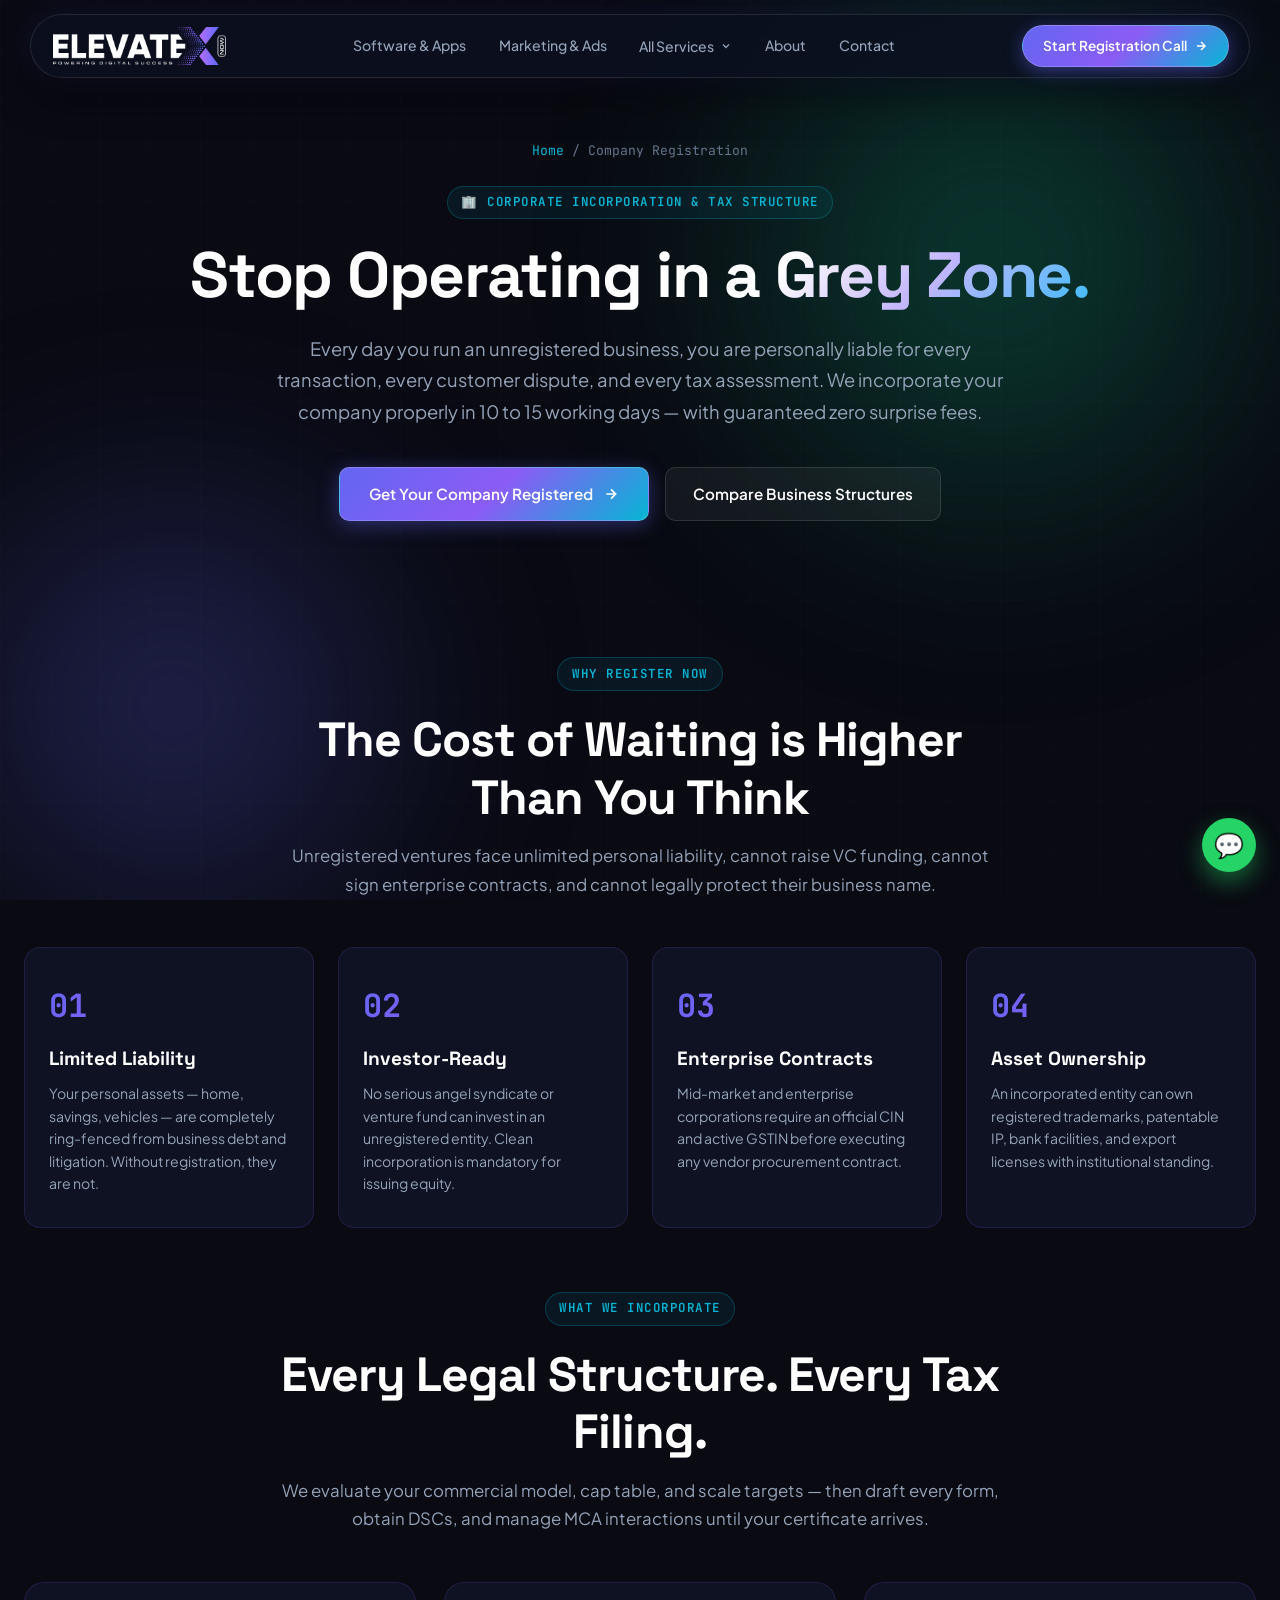
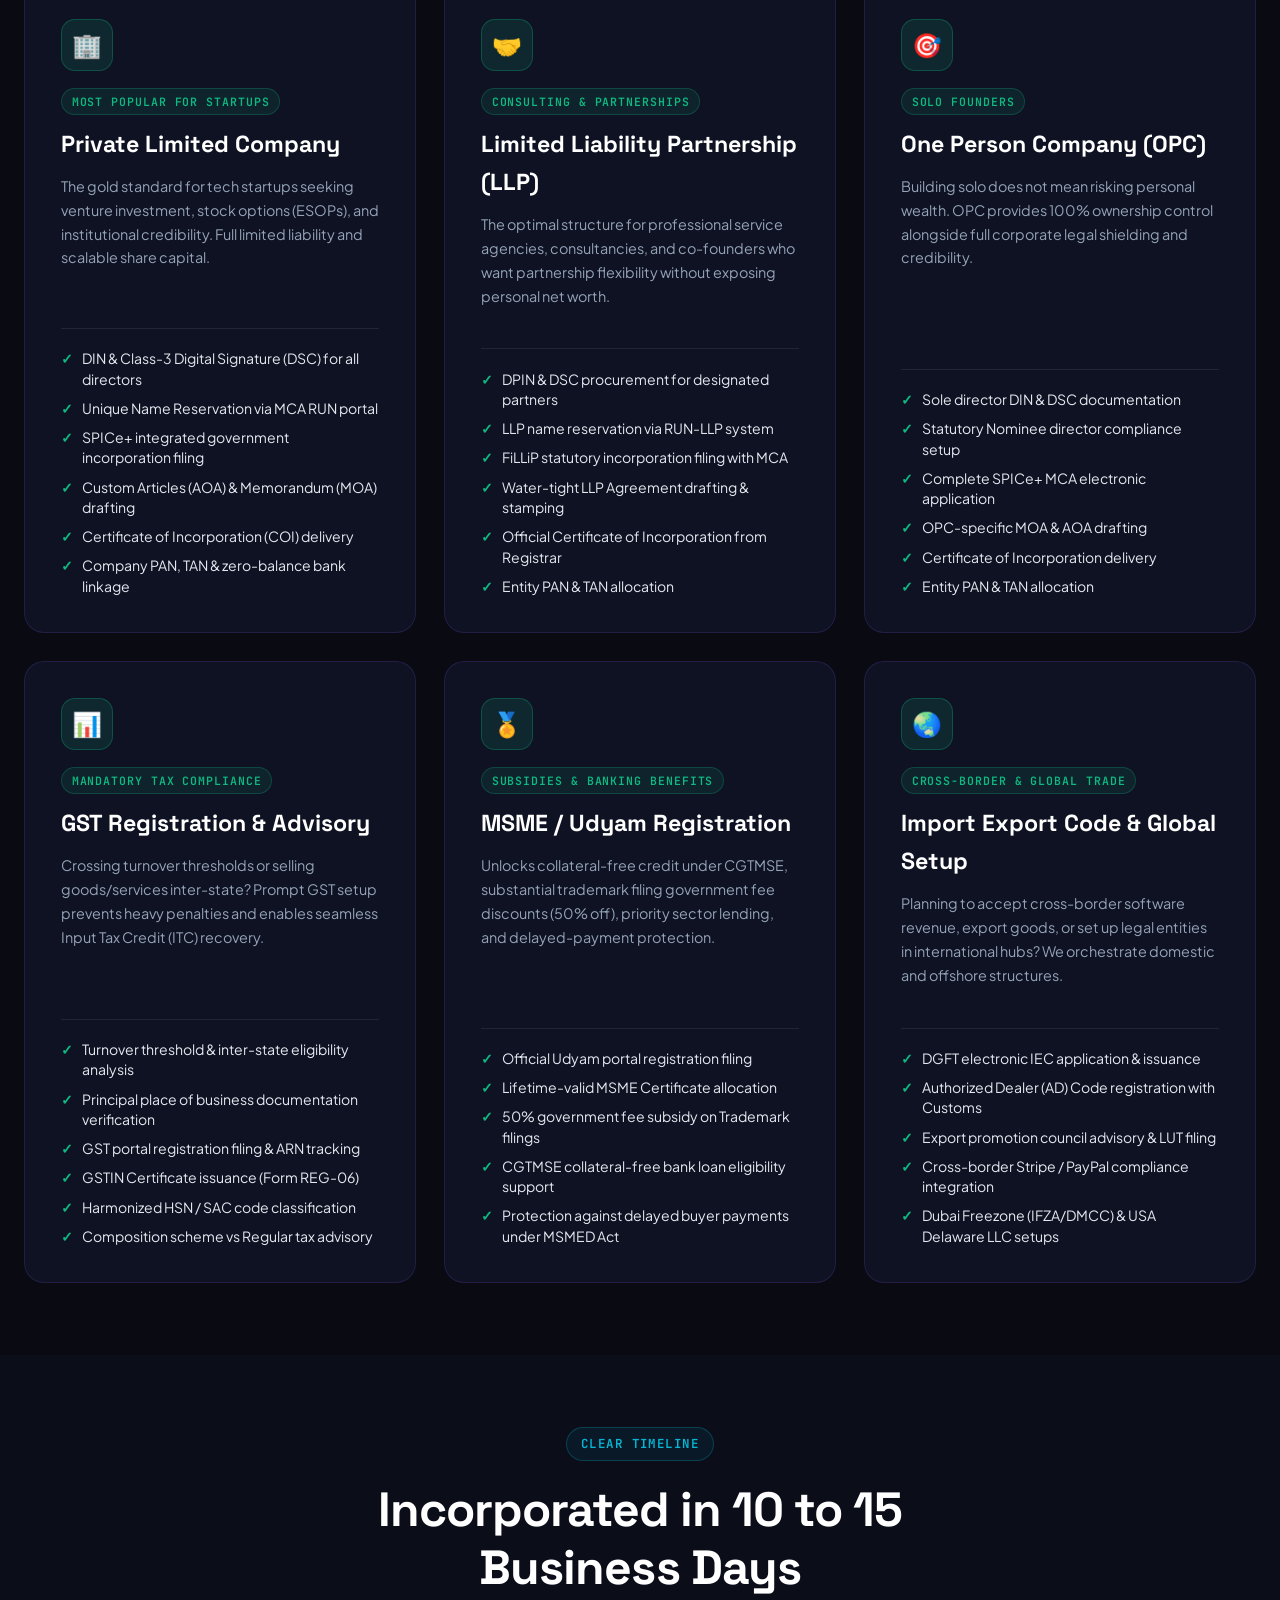
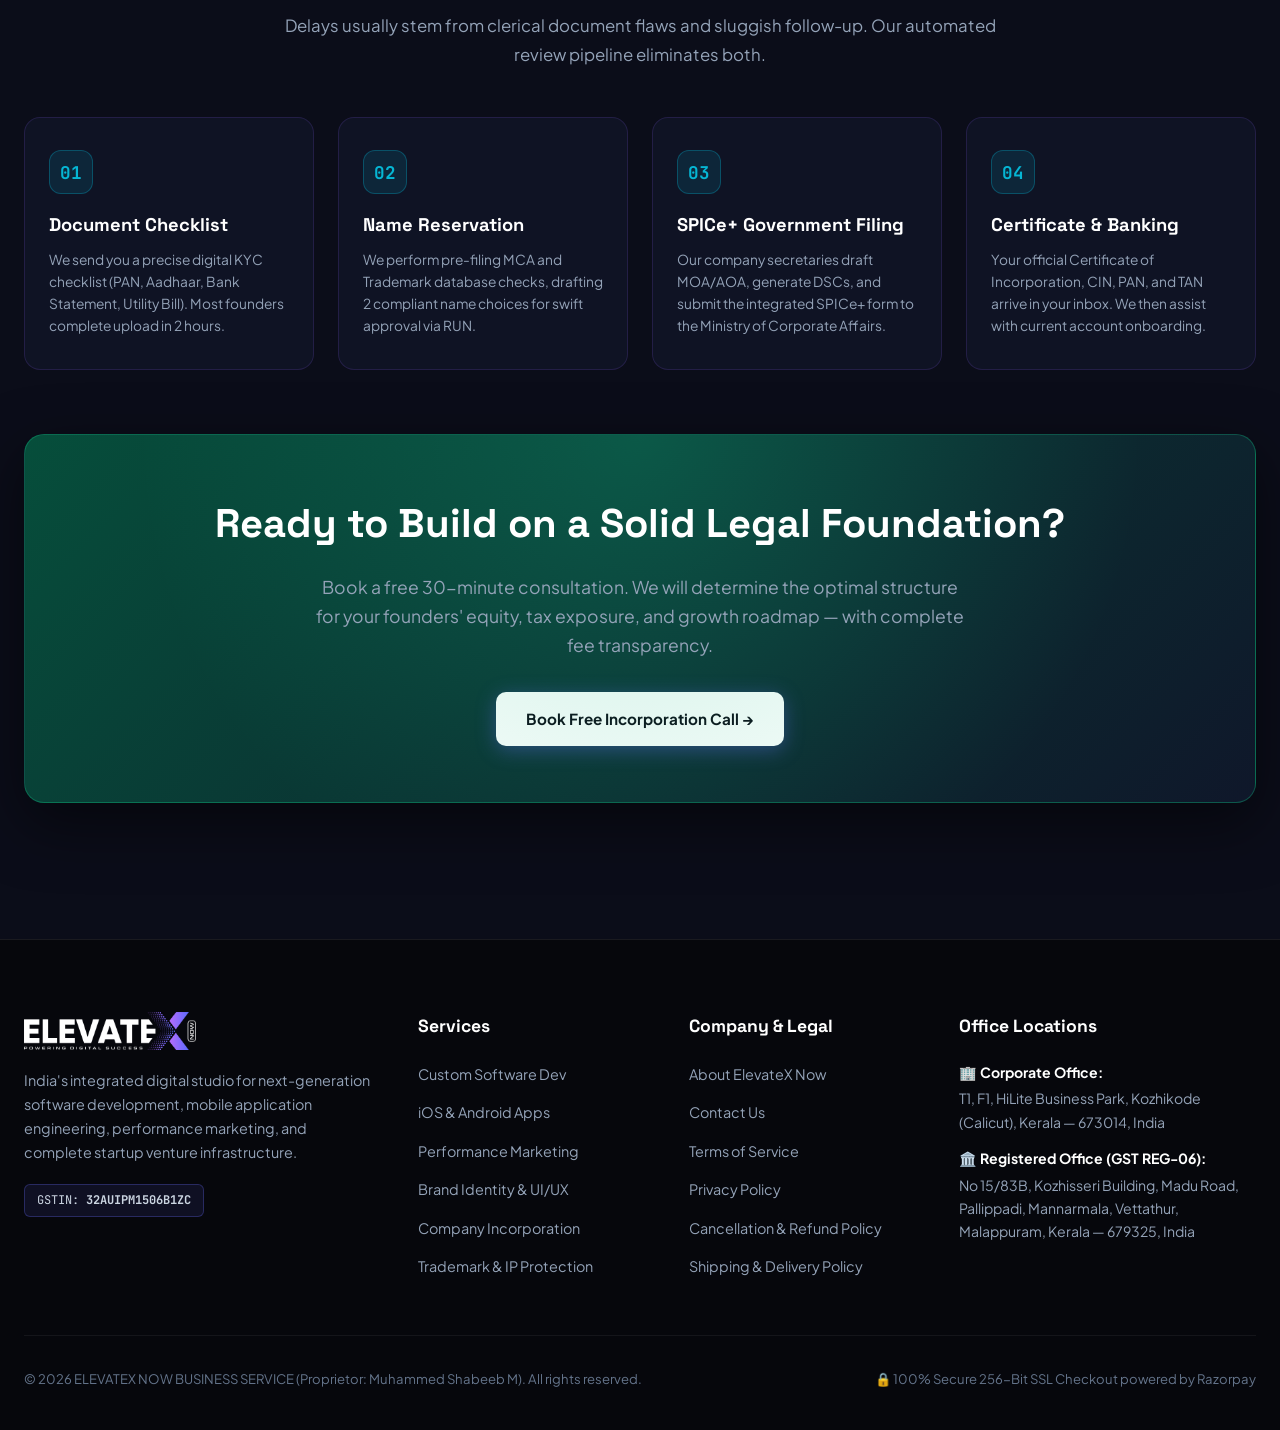
<file: startup-registration.html>
<!DOCTYPE html>
<html lang="en">
<head>
  <meta charset="UTF-8"/>
  <meta name="viewport" content="width=device-width, initial-scale=1.0, viewport-fit=cover"/>
  <title>Company Registration India | Pvt Ltd, LLP, OPC &amp; Tax Setup – ElevateX Now</title>
  <meta name="description" content="Register your company in India with ElevateX Now. Pvt Ltd, LLP, OPC incorporation, GST, MSME Udyam, and IEC registration completed in 10-15 days. Calicut, Kerala."/>
  <meta name="keywords" content="pvt ltd registration India, company registration Calicut, LLP registration Kerala, OPC registration, GST registration Malappuram, MSME Udyam registration, IEC import export code, startup incorporation India"/>
  <meta name="robots" content="index, follow"/>
  <link rel="canonical" href="https://elevatexnow.com/startup-registration.html"/>

  <!-- Google Fonts Preconnect & Stylesheet -->
  <link rel="preconnect" href="https://fonts.googleapis.com"/>
  <link rel="preconnect" href="https://fonts.gstatic.com" crossorigin/>
  <link href="https://fonts.googleapis.com/css2?family=JetBrains+Mono:wght@400;500;600&family=Plus+Jakarta+Sans:wght@300;400;500;600;700;800&family=Space+Grotesk:wght@500;600;700&display=swap" rel="stylesheet"/>
  <link rel="stylesheet" href="/nav.css"/>

  <!-- Open Graph -->
  <meta property="og:type" content="website"/>
  <meta property="og:site_name" content="ElevateX Now"/>
  <meta property="og:locale" content="en_IN"/>
  <meta property="og:url" content="https://elevatexnow.com/startup-registration.html"/>
  <meta property="og:title" content="Company Registration in India | ElevateX Now"/>
  <meta property="og:description" content="Pvt Ltd, LLP, OPC, GST, MSME, IEC — incorporated in 10–15 days with complete transparency. ElevateX Now, Calicut."/>
  <meta property="og:image" content="https://elevatexnow.com/og-startup.jpg"/>
  <meta property="og:image:width" content="1200"/>
  <meta property="og:image:height" content="630"/>
  <meta property="og:image:alt" content="ElevateX Now — Powering Digital Success"/>

  <!-- Twitter / X -->
  <meta name="twitter:card" content="summary_large_image"/>
  <meta name="twitter:site" content="@elevatexnow"/>
  <meta name="twitter:title" content="Company Registration in India | ElevateX Now"/>
  <meta name="twitter:description" content="Register your startup in India. Pvt Ltd, LLP, GST & MSME setup in 10–15 days."/>
  <meta name="twitter:image" content="https://elevatexnow.com/og-startup.jpg"/>

  <!-- Structured Data -->
  <script type="application/ld+json">
  {
    "@context": "https://schema.org",
    "@type": "Service",
    "serviceType": "Company Registration",
    "provider": {
      "@type": "LocalBusiness",
      "name": "ElevateX Now Business Service",
      "legalName": "MUHAMMED SHABEEB M",
      "taxID": "32AUIPM1506B1ZC",
      "url": "https://elevatexnow.com",
      "telephone": "+91-85900-70711",
      "address": {
        "@type": "PostalAddress",
        "streetAddress": "T1, F1, HiLite Business Park",
        "addressLocality": "Kozhikode",
        "addressRegion": "Kerala",
        "postalCode": "673014",
        "addressCountry": "IN"
      }
    },
    "name": "Company Registration & Startup Setup in India",
    "description": "Pvt Ltd, LLP, OPC incorporation, GST registration, MSME Udyam, IEC, and international setup in Dubai and USA.",
    "areaServed": "IN"
  }
  </script>
  <script type="application/ld+json">
  {
    "@context": "https://schema.org",
    "@type": "BreadcrumbList",
    "itemListElement": [
      { "@type": "ListItem", "position": 1, "name": "Home", "item": "https://elevatexnow.com/" },
      { "@type": "ListItem", "position": 2, "name": "Company Registration", "item": "https://elevatexnow.com/startup-registration.html" }
    ]
  }
  </script>
  <script type="application/ld+json">
  {
    "@context": "https://schema.org",
    "@type": "FAQPage",
    "mainEntity": [
      {
        "@type": "Question",
        "name": "How long does Pvt Ltd company registration take in India?",
        "acceptedAnswer": {
          "@type": "Answer",
          "text": "A Private Limited Company typically gets incorporated within 10-15 working days from the date all documents are submitted, subject to MCA processing times."
        }
      },
      {
        "@type": "Question",
        "name": "What is the minimum capital required for a Pvt Ltd company?",
        "acceptedAnswer": {
          "@type": "Answer",
          "text": "There is no minimum paid-up capital requirement for a Private Limited Company in India since the Companies Amendment Act 2015. You can start with as little as Rs 1."
        }
      },
      {
        "@type": "Question",
        "name": "Can a foreign national register a company in India?",
        "acceptedAnswer": {
          "@type": "Answer",
          "text": "Yes, foreign nationals can be directors and shareholders in an Indian company, subject to FEMA regulations. ElevateX Now assists with setups in India, Dubai, and the USA."
        }
      }
    ]
  }
  </script>

  <style>
    :root {
      --bg: #090a12;
      --bg-surface: #0e111f;
      --bg-card: rgba(18, 22, 41, 0.75);
      --bg-card-hover: rgba(26, 32, 60, 0.85);
      --border: rgba(139, 92, 246, 0.16);
      --border-strong: rgba(167, 139, 250, 0.35);
      --border-cyan: rgba(6, 182, 212, 0.3);
      --text: #f8fafc;
      --text-muted: #94a3b8;
      --text-dim: #64748b;
      --primary: #6366f1;
      --primary-light: #818cf8;
      --violet: #8b5cf6;
      --cyan: #06b6d4;
      --cyan-light: #22d3ee;
      --emerald: #10b981;
      --grad-main: linear-gradient(135deg, #6366f1 0%, #8b5cf6 50%, #06b6d4 100%);
      --grad-text: linear-gradient(135deg, #ffffff 10%, #c4b5fd 50%, #38bdf8 100%);
      --font-body: 'Plus Jakarta Sans', sans-serif;
      --font-heading: 'Space Grotesk', sans-serif;
      --font-mono: 'JetBrains Mono', monospace;
      --ease: cubic-bezier(0.16, 1, 0.3, 1);
      --nav-h: 76px;
    }

    *, *::before, *::after { box-sizing: border-box; margin: 0; padding: 0; -webkit-tap-highlight-color: transparent; }
    html { scroll-behavior: smooth; font-size: 16px; color-scheme: dark; }
    body { background-color: var(--bg); color: var(--text); font-family: var(--font-body); line-height: 1.65; overflow-x: hidden; min-height: 100vh; position: relative; }

    /* Cyber Mesh Background */
    .cyber-mesh { position: fixed; inset: 0; pointer-events: none; z-index: 0; overflow: hidden; }
    .mesh-blob { position: absolute; border-radius: 50%; filter: blur(100px); opacity: 0.35; animation: floatPulse 18s ease-in-out infinite alternate; will-change: transform; }
    .blob-1 { top: -10%; right: -5%; width: 700px; height: 700px; background: radial-gradient(circle, #10b981 0%, rgba(16, 185, 129, 0) 70%); }
    .blob-2 { top: 45%; left: -10%; width: 600px; height: 600px; background: radial-gradient(circle, #6366f1 0%, rgba(99, 102, 241, 0) 70%); }
    @keyframes floatPulse { 0% { transform: translate(0, 0) scale(1); } 50% { transform: translate(40px, -30px) scale(1.08); } 100% { transform: translate(-30px, 40px) scale(0.95); } }
    .grid-overlay { position: fixed; inset: 0; background-image: linear-gradient(rgba(255, 255, 255, 0.02) 1px, transparent 1px), linear-gradient(90deg, rgba(255, 255, 255, 0.02) 1px, transparent 1px); background-size: 50px 50px; pointer-events: none; z-index: 1; opacity: 0.6; }
    .container { width: 100%; max-width: 1280px; margin: 0 auto; padding: 0 1.5rem; position: relative; z-index: 2; }
    a { color: inherit; text-decoration: none; transition: all 0.25s var(--ease); }

    /* Page Hero */
    .page-hero { padding-top: calc(var(--nav-h) + 4rem); padding-bottom: 4rem; text-align: center; }
    .breadcrumb-nav { display: flex; align-items: center; justify-content: center; gap: 0.5rem; font-size: 0.82rem; font-family: var(--font-mono); color: var(--text-dim); margin-bottom: 1.5rem; }
    .breadcrumb-nav a { color: var(--cyan); }
    .section-eyebrow { font-family: var(--font-mono); font-size: 0.78rem; font-weight: 600; letter-spacing: 0.12em; text-transform: uppercase; color: var(--cyan); display: inline-flex; align-items: center; gap: 0.5rem; padding: 0.35rem 0.85rem; background: rgba(6, 182, 212, 0.08); border: 1px solid rgba(6, 182, 212, 0.25); border-radius: 9999px; margin-bottom: 1.25rem; }
    .page-title { font-family: var(--font-heading); font-size: clamp(2.4rem, 5vw, 4rem); font-weight: 700; color: #fff; line-height: 1.15; letter-spacing: -0.02em; margin-bottom: 1.25rem; }
    .page-title .glow-text { background: var(--grad-text); -webkit-background-clip: text; -webkit-text-fill-color: transparent; }
    .page-lead { font-size: 1.15rem; color: var(--text-muted); max-width: 760px; margin: 0 auto 2.5rem auto; line-height: 1.7; }
    .hero-btn-row { display: flex; justify-content: center; gap: 1rem; flex-wrap: wrap; }

    /* Buttons */
    .btn-primary { background: var(--grad-main); color: #fff; font-size: 0.95rem; font-weight: 600; padding: 0.85rem 1.8rem; border-radius: 10px; display: inline-flex; align-items: center; justify-content: center; gap: 0.65rem; border: 1px solid rgba(255, 255, 255, 0.2); box-shadow: 0 4px 20px rgba(99, 102, 241, 0.4); }
    .btn-primary:hover { transform: translateY(-2px); box-shadow: 0 8px 30px rgba(99, 102, 241, 0.6); }
    .btn-secondary { background: rgba(255, 255, 255, 0.05); color: #fff; font-size: 0.95rem; font-weight: 600; padding: 0.85rem 1.7rem; border-radius: 10px; display: inline-flex; align-items: center; justify-content: center; gap: 0.65rem; border: 1px solid rgba(255, 255, 255, 0.12); }
    .btn-secondary:hover { background: rgba(255, 255, 255, 0.1); border-color: rgba(255, 255, 255, 0.25); }

    /* Section Styling */
    .section-spacing { padding: 4.5rem 0; position: relative; }
    .section-header { text-align: center; max-width: 720px; margin: 0 auto 3rem auto; }
    .section-title { font-family: var(--font-heading); font-size: clamp(2rem, 3.8vw, 3rem); font-weight: 700; color: #fff; line-height: 1.2; letter-spacing: -0.02em; margin-bottom: 1rem; }
    .section-desc { font-size: 1.05rem; color: var(--text-muted); line-height: 1.7; }

    /* Why Register Cards (4 Columns) */
    .why-grid { display: grid; grid-template-columns: repeat(4, 1fr); gap: 1.5rem; margin-bottom: 4rem; }
    .why-card { background: var(--bg-card); border: 1px solid var(--border); border-radius: 16px; padding: 2rem 1.5rem; position: relative; transition: all 0.3s var(--ease); backdrop-filter: blur(12px); }
    .why-card:hover { border-color: var(--primary-light); transform: translateY(-4px); background: var(--bg-card-hover); }
    .why-num { font-family: var(--font-mono); font-size: 2rem; font-weight: 700; background: var(--grad-main); -webkit-background-clip: text; -webkit-text-fill-color: transparent; margin-bottom: 0.6rem; }
    .why-card h4 { font-family: var(--font-heading); font-size: 1.2rem; font-weight: 700; color: #fff; margin-bottom: 0.5rem; }
    .why-card p { font-size: 0.88rem; color: var(--text-muted); line-height: 1.6; }

    /* Services Grid (3 Columns) */
    .services-grid { display: grid; grid-template-columns: repeat(3, 1fr); gap: 1.75rem; }
    .service-card { background: var(--bg-card); border: 1px solid var(--border); border-radius: 20px; padding: 2.25rem; position: relative; transition: all 0.3s var(--ease); backdrop-filter: blur(12px); display: flex; flex-direction: column; justify-content: space-between; }
    .service-card:hover { border-color: var(--emerald); transform: translateY(-4px); background: var(--bg-card-hover); box-shadow: 0 14px 40px rgba(0, 0, 0, 0.5), 0 0 25px rgba(16, 185, 129, 0.15); }
    .card-top { margin-bottom: 1.25rem; }
    .card-icon { width: 52px; height: 52px; border-radius: 14px; background: rgba(16, 185, 129, 0.12); border: 1px solid rgba(16, 185, 129, 0.3); display: flex; align-items: center; justify-content: center; font-size: 1.5rem; margin-bottom: 1rem; }
    .card-badge { display: inline-block; font-family: var(--font-mono); font-size: 0.72rem; font-weight: 600; text-transform: uppercase; letter-spacing: 0.08em; color: var(--emerald); background: rgba(16, 185, 129, 0.1); border: 1px solid rgba(16, 185, 129, 0.25); padding: 0.2rem 0.6rem; border-radius: 9999px; margin-bottom: 0.6rem; }
    .service-card h3 { font-family: var(--font-heading); font-size: 1.45rem; font-weight: 700; color: #fff; margin-bottom: 0.75rem; }
    .service-card p { font-size: 0.9rem; color: var(--text-muted); line-height: 1.65; margin-bottom: 1.25rem; }
    .features-list { list-style: none; display: flex; flex-direction: column; gap: 0.55rem; border-top: 1px solid rgba(255, 255, 255, 0.08); padding-top: 1.2rem; }
    .features-list li { font-size: 0.88rem; color: #e2e8f0; display: flex; align-items: flex-start; gap: 0.55rem; line-height: 1.45; }
    .features-list li::before { content: '✓'; color: var(--emerald); font-weight: 700; flex-shrink: 0; }

    /* Timeline Process Steps */
    .process-timeline { display: grid; grid-template-columns: repeat(4, 1fr); gap: 1.5rem; margin-top: 2rem; position: relative; }
    .timeline-step { background: var(--bg-card); border: 1px solid var(--border); border-radius: 16px; padding: 2rem 1.5rem; position: relative; transition: all 0.3s; }
    .timeline-step:hover { border-color: var(--cyan); transform: translateY(-3px); }
    .step-badge { width: 44px; height: 44px; border-radius: 12px; background: rgba(6, 182, 212, 0.12); border: 1px solid rgba(6, 182, 212, 0.3); display: flex; align-items: center; justify-content: center; font-family: var(--font-mono); font-size: 1.1rem; font-weight: 700; color: var(--cyan); margin-bottom: 1rem; }
    .timeline-step h4 { font-family: var(--font-heading); font-size: 1.15rem; font-weight: 700; color: #fff; margin-bottom: 0.5rem; }
    .timeline-step p { font-size: 0.86rem; color: var(--text-muted); line-height: 1.6; }

    /* CTA Banner */
    .cta-banner { background: linear-gradient(135deg, #064e3b 0%, #0f172a 100%); border: 1px solid rgba(16, 185, 129, 0.35); border-radius: 20px; padding: 3.5rem; text-align: center; margin: 4rem 0; box-shadow: 0 20px 60px rgba(0,0,0,0.5); position: relative; overflow: hidden; }
    .cta-banner::before { content: ''; position: absolute; inset: 0; background: radial-gradient(circle at 50% 0%, rgba(16, 185, 129, 0.25), transparent 70%); pointer-events: none; }
    .cta-banner h2 { font-family: var(--font-heading); font-size: clamp(1.8rem, 3.5vw, 2.5rem); color: #fff; margin-bottom: 1rem; position: relative; z-index: 1; }
    .cta-banner p { color: var(--text-muted); font-size: 1.1rem; max-width: 650px; margin: 0 auto 2rem auto; position: relative; z-index: 1; }

    /* Footer */
    footer.site-footer { background: #06070c; border-top: 1px solid rgba(255, 255, 255, 0.08); padding: 4.5rem 0 2.5rem 0; }
    .footer-grid { display: grid; grid-template-columns: 1.4fr 0.9fr 0.9fr 1.2fr; gap: 3rem; margin-bottom: 3.5rem; }
    .footer-heading { font-family: var(--font-heading); font-size: 1.1rem; font-weight: 700; color: #fff; margin-bottom: 1.25rem; }
    .footer-links { list-style: none; display: flex; flex-direction: column; gap: 0.75rem; }
    .footer-links a { font-size: 0.9rem; color: var(--text-muted); }
    .footer-links a:hover { color: var(--cyan); }
    .footer-address-box { font-size: 0.88rem; color: var(--text-muted); line-height: 1.65; }
    .gst-data-chips { display: flex; gap: 0.6rem; flex-wrap: wrap; margin-top: 1rem; }
    .gst-chip { font-family: var(--font-mono); font-size: 0.75rem; background: rgba(99, 102, 241, 0.1); border: 1px solid rgba(99, 102, 241, 0.3); padding: 0.35rem 0.75rem; border-radius: 6px; color: #cbd5e1; }
    .footer-bottom-bar { border-top: 1px solid rgba(255, 255, 255, 0.06); padding-top: 2rem; display: flex; align-items: center; justify-content: space-between; flex-wrap: wrap; gap: 1rem; font-size: 0.82rem; color: var(--text-dim); }

    /* WhatsApp FAB */
    .wa-fab { position: fixed; bottom: 28px; right: 24px; z-index: 900; background: #25d366; color: #fff; width: 54px; height: 54px; border-radius: 50%; display: flex; align-items: center; justify-content: center; font-size: 1.5rem; text-decoration: none; box-shadow: 0 10px 25px rgba(37, 211, 102, 0.45); transition: transform 0.3s; }
    .wa-fab:hover { transform: scale(1.1); }

    @media (max-width: 1024px) {
      .services-grid { grid-template-columns: repeat(2, 1fr); }
      .why-grid { grid-template-columns: repeat(2, 1fr); }
      .process-timeline { grid-template-columns: repeat(2, 1fr); }
    }
    @media (max-width: 768px) {
      .services-grid, .why-grid, .process-timeline, .footer-grid { grid-template-columns: 1fr; }
      .cta-banner { padding: 2.5rem 1.5rem; }
    }
  </style>
</head>
<body>

  <!-- Ambient Cyber Background -->
  <div class="cyber-mesh" aria-hidden="true">
    <div class="mesh-blob blob-1"></div>
    <div class="mesh-blob blob-2"></div>
  </div>
  <div class="grid-overlay" aria-hidden="true"></div>

  <!-- Header - Universal Floating Capsule -->
  <header class="site-header" id="siteHeader">
    <div class="nav-inner">
      <a href="/" class="brand-logo" aria-label="ElevateX Now Homepage">
        <img src="/logo.png" alt="ElevateX Now — Powering Digital Success" class="header-logo-img" width="172" height="38"/>
      </a>

      <nav aria-label="Primary Navigation">
        <ul class="nav-links">
          <li class="nav-item">
            <a href="/software-development.html" class="nav-link-item">
              <span>Software &amp; Apps</span>
            </a>
          </li>
          <li class="nav-item">
            <a href="/marketing.html" class="nav-link-item">
              <span>Marketing &amp; Ads</span>
            </a>
          </li>
          <li class="nav-item nav-has-dropdown">
            <button class="nav-dropdown-trigger" type="button" aria-haspopup="true" aria-expanded="false">
              <span>All Services</span>
              <svg class="chevron-icon" width="12" height="12" viewBox="0 0 24 24" fill="none" stroke="currentColor" stroke-width="2.5"><path d="M6 9l6 6 6-6"/></svg>
            </button>
            <div class="nav-dropdown-menu">
              <a href="/software-development.html" class="dropdown-card-item">
                <div class="dd-card-icon" style="color: #06b6d4;">💻</div>
                <div class="dd-card-text">
                  <div class="dd-card-title">Custom Software &amp; SaaS</div>
                  <div class="dd-card-desc">Web platforms, microservices &amp; APIs</div>
                </div>
              </a>
              <a href="/software-development.html#mobile" class="dropdown-card-item">
                <div class="dd-card-icon" style="color: #818cf8;">📱</div>
                <div class="dd-card-text">
                  <div class="dd-card-title">iOS &amp; Android Apps</div>
                  <div class="dd-card-desc">60 FPS native apps in Flutter &amp; Swift</div>
                </div>
              </a>
              <a href="/marketing.html" class="dropdown-card-item">
                <div class="dd-card-icon" style="color: #f43f5e;">📈</div>
                <div class="dd-card-text">
                  <div class="dd-card-title">Performance Marketing</div>
                  <div class="dd-card-desc">Meta CAPI &amp; Google Ads PMax scaling</div>
                </div>
              </a>
              <a href="/branding.html" class="dropdown-card-item">
                <div class="dd-card-icon" style="color: #a855f7;">🎨</div>
                <div class="dd-card-text">
                  <div class="dd-card-title">Brand Identity &amp; UI/UX</div>
                  <div class="dd-card-desc">Figma prototypes &amp; design systems</div>
                </div>
              </a>
              <a href="/startup-registration.html" class="dropdown-card-item">
                <div class="dd-card-icon" style="color: #10b981;">🏢</div>
                <div class="dd-card-text">
                  <div class="dd-card-title">Startup Incorporation</div>
                  <div class="dd-card-desc">Pvt Ltd, LLP, MSME Udyam &amp; MCA setup</div>
                </div>
              </a>
              <a href="/legal-compliance.html" class="dropdown-card-item">
                <div class="dd-card-icon" style="color: #38bdf8;">⚖️</div>
                <div class="dd-card-text">
                  <div class="dd-card-title">Trademark &amp; IP Protection</div>
                  <div class="dd-card-desc">Trademark search, filing &amp; compliance</div>
                </div>
              </a>
            </div>
          </li>
          <li class="nav-item">
            <a href="/about.html" class="nav-link-item">About</a>
          </li>
          <li class="nav-item">
            <a href="/contact.html" class="nav-link-item">Contact</a>
          </li>
        </ul>
      </nav>

      <div class="nav-actions">
        <a href="/contact.html" class="btn-nav-cta">
          <span>Start Registration Call</span>
          <svg width="14" height="14" viewBox="0 0 24 24" fill="none" stroke="currentColor" stroke-width="2.5"><path d="M5 12h14M12 5l7 7-7 7"/></svg>
        </a>
      </div>

      <button class="mobile-toggle" id="mobileMenuBtn" aria-label="Toggle Navigation Menu">
        <svg width="22" height="22" viewBox="0 0 24 24" fill="none" stroke="currentColor" stroke-width="2.2" stroke-linecap="round" stroke-linejoin="round"><line x1="3" y1="12" x2="21" y2="12"></line><line x1="3" y1="6" x2="21" y2="6"></line><line x1="3" y1="18" x2="21" y2="18"></line></svg>
      </button>
    </div>
  </header>

  <!-- Mobile Drawer -->
  <div class="mobile-drawer" id="mobileDrawer">
    <a href="/software-development.html" class="mob-link">💻 Custom Software &amp; Mobile Apps</a>
    <a href="/marketing.html" class="mob-link">📈 Performance Marketing &amp; SEO</a>
    <a href="/branding.html" class="mob-link">🎨 Brand Identity &amp; UI/UX</a>
    <a href="/startup-registration.html" class="mob-link active">🏢 Startup Registration (Pvt Ltd / LLP)</a>
    <a href="/legal-compliance.html" class="mob-link">⚖️ Legal, IP &amp; Trademark Protection</a>
    <a href="/about.html" class="mob-link">ℹ️ About Us</a>
    <a href="/contact.html" class="mob-link">📞 Contact Us</a>
    <a href="/contact.html" class="mob-cta">Start Registration Call →</a>
  </div>

  <main>
    <!-- Page Hero -->
    <section class="page-hero">
      <div class="container">
        <div class="breadcrumb-nav">
          <a href="/">Home</a> <span>/</span> <span>Company Registration</span>
        </div>
        <div class="section-eyebrow">🏢 Corporate Incorporation &amp; Tax Structure</div>
        <h1 class="page-title">
          Stop Operating in a <span class="glow-text">Grey Zone.</span>
        </h1>
        <p class="page-lead">
          Every day you run an unregistered business, you are personally liable for every transaction, every customer dispute, and every tax assessment. We incorporate your company properly in 10 to 15 working days — with guaranteed zero surprise fees.
        </p>
        <div class="hero-btn-row">
          <a href="/contact.html" class="btn-primary">
            <span>Get Your Company Registered</span>
            <svg width="16" height="16" viewBox="0 0 24 24" fill="none" stroke="currentColor" stroke-width="2.5"><path d="M5 12h14M12 5l7 7-7 7"/></svg>
          </a>
          <a href="#structures" class="btn-secondary">
            <span>Compare Business Structures</span>
          </a>
        </div>
      </div>
    </section>

    <!-- Why Register Section -->
    <section class="section-spacing">
      <div class="container">
        <div class="section-header">
          <div class="section-eyebrow">Why Register Now</div>
          <h2 class="section-title">The Cost of Waiting is Higher Than You Think</h2>
          <p class="section-desc">
            Unregistered ventures face unlimited personal liability, cannot raise VC funding, cannot sign enterprise contracts, and cannot legally protect their business name.
          </p>
        </div>

        <div class="why-grid">
          <div class="why-card">
            <div class="why-num">01</div>
            <h4>Limited Liability</h4>
            <p>Your personal assets — home, savings, vehicles — are completely ring-fenced from business debt and litigation. Without registration, they are not.</p>
          </div>
          <div class="why-card">
            <div class="why-num">02</div>
            <h4>Investor-Ready</h4>
            <p>No serious angel syndicate or venture fund can invest in an unregistered entity. Clean incorporation is mandatory for issuing equity.</p>
          </div>
          <div class="why-card">
            <div class="why-num">03</div>
            <h4>Enterprise Contracts</h4>
            <p>Mid-market and enterprise corporations require an official CIN and active GSTIN before executing any vendor procurement contract.</p>
          </div>
          <div class="why-card">
            <div class="why-num">04</div>
            <h4>Asset Ownership</h4>
            <p>An incorporated entity can own registered trademarks, patentable IP, bank facilities, and export licenses with institutional standing.</p>
          </div>
        </div>

        <!-- Structures Grid -->
        <div class="section-header" id="structures">
          <div class="section-eyebrow">What We Incorporate</div>
          <h2 class="section-title">Every Legal Structure. Every Tax Filing.</h2>
          <p class="section-desc">
            We evaluate your commercial model, cap table, and scale targets — then draft every form, obtain DSCs, and manage MCA interactions until your certificate arrives.
          </p>
        </div>

        <div class="services-grid">
          
          <div class="service-card">
            <div class="card-top">
              <div class="card-icon">🏢</div>
              <div class="card-badge">Most Popular for Startups</div>
              <h3>Private Limited Company</h3>
              <p>
                The gold standard for tech startups seeking venture investment, stock options (ESOPs), and institutional credibility. Full limited liability and scalable share capital.
              </p>
            </div>
            <ul class="features-list">
              <li>DIN &amp; Class-3 Digital Signature (DSC) for all directors</li>
              <li>Unique Name Reservation via MCA RUN portal</li>
              <li>SPICe+ integrated government incorporation filing</li>
              <li>Custom Articles (AOA) &amp; Memorandum (MOA) drafting</li>
              <li>Certificate of Incorporation (COI) delivery</li>
              <li>Company PAN, TAN &amp; zero-balance bank linkage</li>
            </ul>
          </div>

          <div class="service-card">
            <div class="card-top">
              <div class="card-icon">🤝</div>
              <div class="card-badge">Consulting &amp; Partnerships</div>
              <h3>Limited Liability Partnership (LLP)</h3>
              <p>
                The optimal structure for professional service agencies, consultancies, and co-founders who want partnership flexibility without exposing personal net worth.
              </p>
            </div>
            <ul class="features-list">
              <li>DPIN &amp; DSC procurement for designated partners</li>
              <li>LLP name reservation via RUN-LLP system</li>
              <li>FiLLiP statutory incorporation filing with MCA</li>
              <li>Water-tight LLP Agreement drafting &amp; stamping</li>
              <li>Official Certificate of Incorporation from Registrar</li>
              <li>Entity PAN &amp; TAN allocation</li>
            </ul>
          </div>

          <div class="service-card">
            <div class="card-top">
              <div class="card-icon">🎯</div>
              <div class="card-badge">Solo Founders</div>
              <h3>One Person Company (OPC)</h3>
              <p>
                Building solo does not mean risking personal wealth. OPC provides 100% ownership control alongside full corporate legal shielding and credibility.
              </p>
            </div>
            <ul class="features-list">
              <li>Sole director DIN &amp; DSC documentation</li>
              <li>Statutory Nominee director compliance setup</li>
              <li>Complete SPICe+ MCA electronic application</li>
              <li>OPC-specific MOA &amp; AOA drafting</li>
              <li>Certificate of Incorporation delivery</li>
              <li>Entity PAN &amp; TAN allocation</li>
            </ul>
          </div>

          <div class="service-card">
            <div class="card-top">
              <div class="card-icon">📊</div>
              <div class="card-badge">Mandatory Tax Compliance</div>
              <h3>GST Registration &amp; Advisory</h3>
              <p>
                Crossing turnover thresholds or selling goods/services inter-state? Prompt GST setup prevents heavy penalties and enables seamless Input Tax Credit (ITC) recovery.
              </p>
            </div>
            <ul class="features-list">
              <li>Turnover threshold &amp; inter-state eligibility analysis</li>
              <li>Principal place of business documentation verification</li>
              <li>GST portal registration filing &amp; ARN tracking</li>
              <li>GSTIN Certificate issuance (Form REG-06)</li>
              <li>Harmonized HSN / SAC code classification</li>
              <li>Composition scheme vs Regular tax advisory</li>
            </ul>
          </div>

          <div class="service-card">
            <div class="card-top">
              <div class="card-icon">🏅</div>
              <div class="card-badge">Subsidies &amp; Banking Benefits</div>
              <h3>MSME / Udyam Registration</h3>
              <p>
                Unlocks collateral-free credit under CGTMSE, substantial trademark filing government fee discounts (50% off), priority sector lending, and delayed-payment protection.
              </p>
            </div>
            <ul class="features-list">
              <li>Official Udyam portal registration filing</li>
              <li>Lifetime-valid MSME Certificate allocation</li>
              <li>50% government fee subsidy on Trademark filings</li>
              <li>CGTMSE collateral-free bank loan eligibility support</li>
              <li>Protection against delayed buyer payments under MSMED Act</li>
            </ul>
          </div>

          <div class="service-card">
            <div class="card-top">
              <div class="card-icon">🌏</div>
              <div class="card-badge">Cross-Border &amp; Global Trade</div>
              <h3>Import Export Code &amp; Global Setup</h3>
              <p>
                Planning to accept cross-border software revenue, export goods, or set up legal entities in international hubs? We orchestrate domestic and offshore structures.
              </p>
            </div>
            <ul class="features-list">
              <li>DGFT electronic IEC application &amp; issuance</li>
              <li>Authorized Dealer (AD) Code registration with Customs</li>
              <li>Export promotion council advisory &amp; LUT filing</li>
              <li>Cross-border Stripe / PayPal compliance integration</li>
              <li>Dubai Freezone (IFZA/DMCC) &amp; USA Delaware LLC setups</li>
            </ul>
          </div>

        </div>

      </div>
    </section>

    <!-- 4-Step Incorporation Timeline -->
    <section class="section-spacing" style="background: rgba(14, 17, 33, 0.5);">
      <div class="container">
        <div class="section-header">
          <div class="section-eyebrow">Clear Timeline</div>
          <h2 class="section-title">Incorporated in 10 to 15 Business Days</h2>
          <p class="section-desc">Delays usually stem from clerical document flaws and sluggish follow-up. Our automated review pipeline eliminates both.</p>
        </div>

        <div class="process-timeline">
          <div class="timeline-step">
            <div class="step-badge">01</div>
            <h4>Document Checklist</h4>
            <p>We send you a precise digital KYC checklist (PAN, Aadhaar, Bank Statement, Utility Bill). Most founders complete upload in 2 hours.</p>
          </div>
          <div class="timeline-step">
            <div class="step-badge">02</div>
            <h4>Name Reservation</h4>
            <p>We perform pre-filing MCA and Trademark database checks, drafting 2 compliant name choices for swift approval via RUN.</p>
          </div>
          <div class="timeline-step">
            <div class="step-badge">03</div>
            <h4>SPICe+ Government Filing</h4>
            <p>Our company secretaries draft MOA/AOA, generate DSCs, and submit the integrated SPICe+ form to the Ministry of Corporate Affairs.</p>
          </div>
          <div class="timeline-step">
            <div class="step-badge">04</div>
            <h4>Certificate &amp; Banking</h4>
            <p>Your official Certificate of Incorporation, CIN, PAN, and TAN arrive in your inbox. We then assist with current account onboarding.</p>
          </div>
        </div>

        <!-- CTA Banner -->
        <div class="cta-banner">
          <h2>Ready to Build on a Solid Legal Foundation?</h2>
          <p>Book a free 30-minute consultation. We will determine the optimal structure for your founders' equity, tax exposure, and growth roadmap — with complete fee transparency.</p>
          <a href="/contact.html" class="btn-primary" style="background: #fff; color: #0b0c16; font-weight: 700;">
            <span>Book Free Incorporation Call →</span>
          </a>
        </div>

      </div>
    </section>
  </main>

  <!-- Site Footer -->
  <footer class="site-footer">
    <div class="container">
      <div class="footer-grid">
        
        <div class="footer-brand-col">
          <a href="/" class="brand-logo" style="margin-bottom: 0.75rem; display: inline-block;">
            <img src="/logo.png" alt="ElevateX Now — Powering Digital Success" class="header-logo-img" style="height: 38px; width: auto;" loading="lazy"/>
          </a>
          <p style="color: var(--text-muted); font-size: 0.9rem; line-height: 1.65; margin-bottom: 1.25rem;">
            India's integrated digital studio for next-generation software development, mobile application engineering, performance marketing, and complete startup venture infrastructure.
          </p>
          <div class="gst-data-chips">
            <span class="gst-chip">GSTIN: <strong>32AUIPM1506B1ZC</strong></span>
          </div>
        </div>

        <div>
          <h4 class="footer-heading">Services</h4>
          <ul class="footer-links">
            <li><a href="/software-development.html">Custom Software Dev</a></li>
            <li><a href="/software-development.html#mobile">iOS &amp; Android Apps</a></li>
            <li><a href="/marketing.html">Performance Marketing</a></li>
            <li><a href="/branding.html">Brand Identity &amp; UI/UX</a></li>
            <li><a href="/startup-registration.html">Company Incorporation</a></li>
            <li><a href="/legal-compliance.html">Trademark &amp; IP Protection</a></li>
          </ul>
        </div>

        <div>
          <h4 class="footer-heading">Company &amp; Legal</h4>
          <ul class="footer-links">
            <li><a href="/about.html">About ElevateX Now</a></li>
            <li><a href="/contact.html">Contact Us</a></li>
            <li><a href="/terms.html">Terms of Service</a></li>
            <li><a href="/privacy-policy.html">Privacy Policy</a></li>
            <li><a href="/refund-policy.html">Cancellation &amp; Refund Policy</a></li>
            <li><a href="/shipping-delivery.html">Shipping &amp; Delivery Policy</a></li>
          </ul>
        </div>

        <div>
          <h4 class="footer-heading">Office Locations</h4>
          <div class="footer-address-box">
            <p style="margin-bottom: 0.85rem;">
              <strong style="color: #fff; display: block; margin-bottom: 0.2rem;">🏢 Corporate Office:</strong>
              T1, F1, HiLite Business Park, Kozhikode (Calicut), Kerala — 673014, India
            </p>
            <p>
              <strong style="color: #fff; display: block; margin-bottom: 0.2rem;">🏛️ Registered Office (GST REG-06):</strong>
              No 15/83B, Kozhisseri Building, Madu Road, Pallippadi, Mannarmala, Vettathur, Malappuram, Kerala — 679325, India
            </p>
          </div>
        </div>

      </div>

      <div class="footer-bottom-bar">
        <div>
          © 2026 ELEVATEX NOW BUSINESS SERVICE (Proprietor: Muhammed Shabeeb M). All rights reserved.
        </div>
        <div style="display: flex; align-items: center; gap: 0.5rem;">
          <span>🔒 100% Secure 256-Bit SSL Checkout powered by Razorpay</span>
        </div>
      </div>
    </div>
  </footer>

  <!-- WhatsApp FAB -->
  <a class="wa-fab" href="https://wa.me/918590070711?text=Hi%20ElevateX%20Now,%20I%20would%20like%20to%20register%20my%20company." target="_blank" rel="noopener" aria-label="Chat on WhatsApp">
    💬
  </a>

  <script src="/nav.js" defer></script>
</body>
</html>
</file>
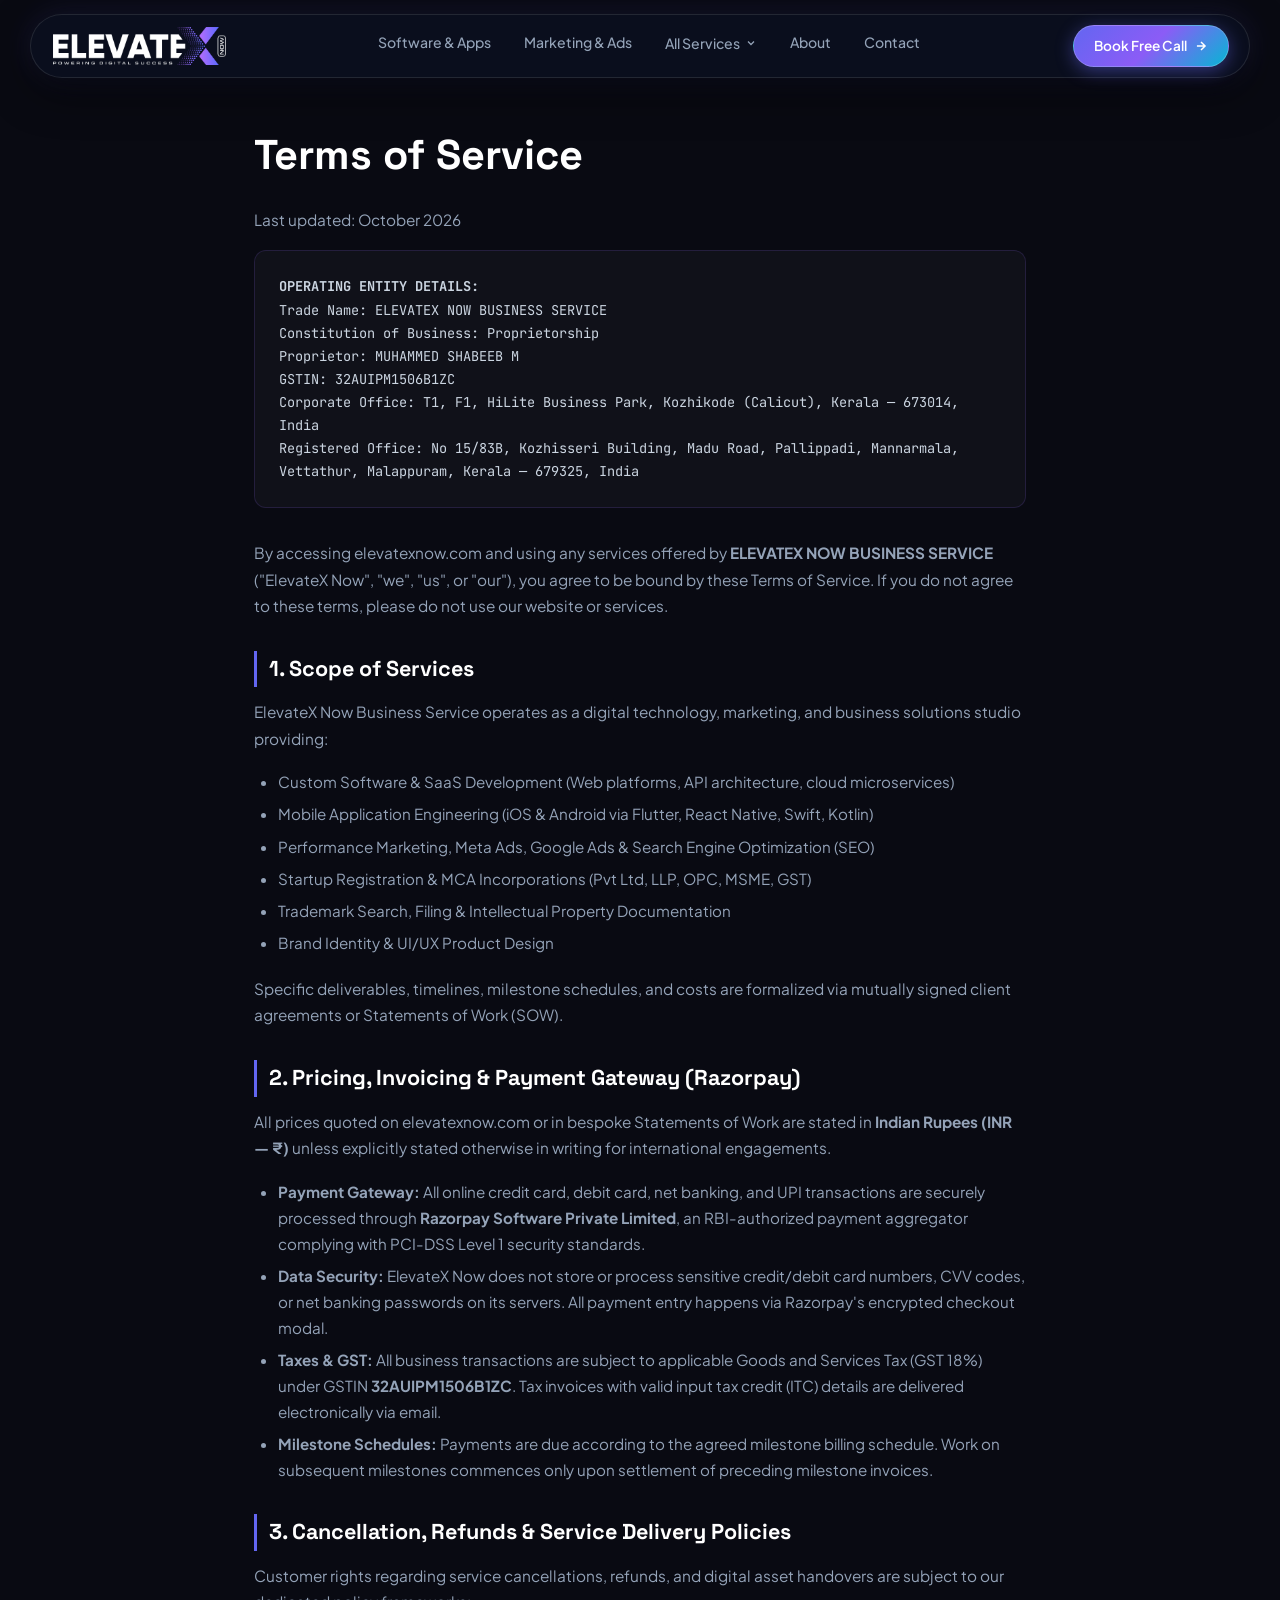
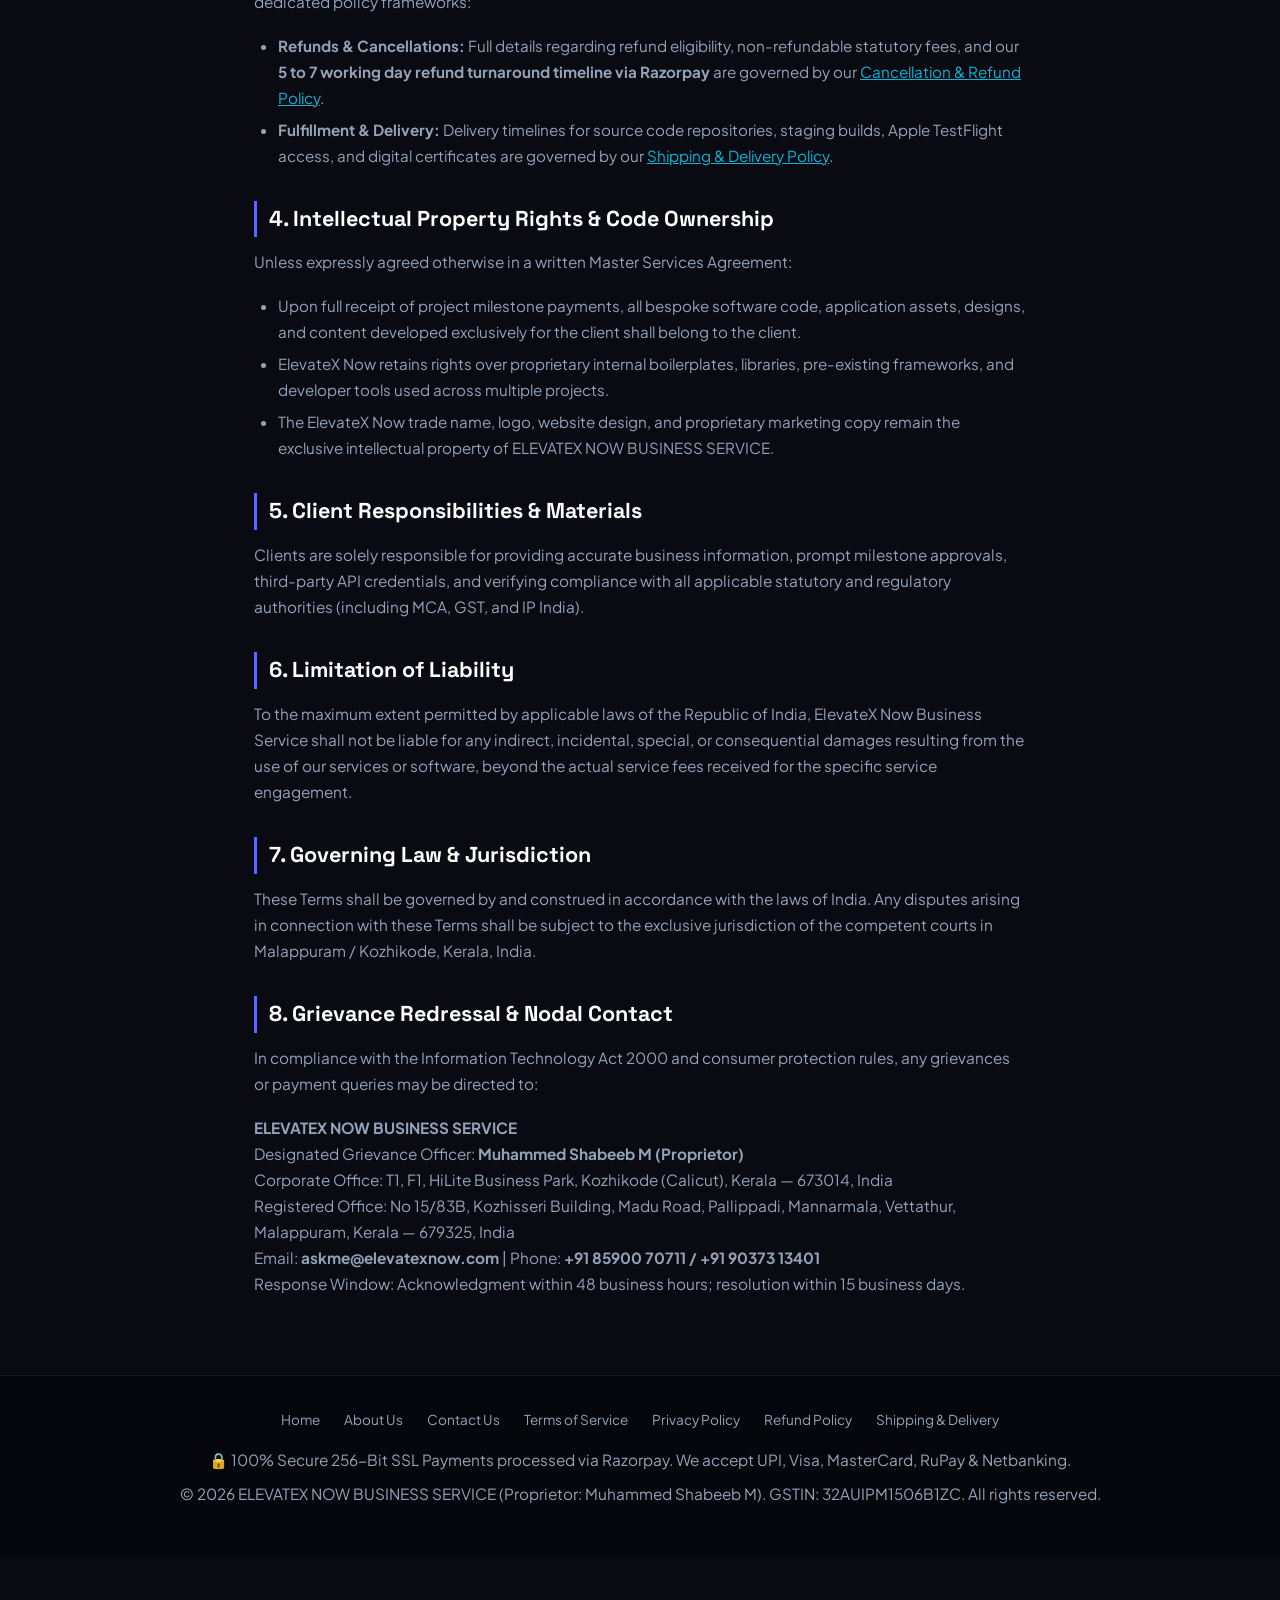
<file: terms.html>
<!DOCTYPE html>
<html lang="en">
<head>
  <meta charset="UTF-8"/>
  <meta name="viewport" content="width=device-width, initial-scale=1.0"/>
  <title>Terms of Service | ElevateX Now Business Service</title>
  <meta name="robots" content="noindex, follow"/>
  <link rel="preconnect" href="https://fonts.googleapis.com"/>
  <link rel="preconnect" href="https://fonts.gstatic.com" crossorigin/>
  <link href="https://fonts.googleapis.com/css2?family=Plus+Jakarta+Sans:wght@400;500;600;700&family=Space+Grotesk:wght@600;700&family=JetBrains+Mono:wght@400;600&display=swap" rel="stylesheet"/>
  <link rel="stylesheet" href="/nav.css"/>
  <style>
    :root {
      --bg: #090a12;
      --bg-surface: #0e111f;
      --text: #f8fafc;
      --text-muted: #94a3b8;
      --primary: #6366f1;
      --cyan: #06b6d4;
      --border: rgba(139, 92, 246, 0.16);
      --grad-main: linear-gradient(135deg, #6366f1 0%, #8b5cf6 50%, #06b6d4 100%);
    }
    *, *::before, *::after { box-sizing: border-box; margin: 0; padding: 0; }
    body { font-family: 'Plus Jakarta Sans', sans-serif; background: var(--bg); color: var(--text); line-height: 1.7; padding-bottom: 4rem; }
    main { max-width: 820px; margin: 0 auto; padding: 120px 1.5rem 60px; }
    h1 { font-family: 'Space Grotesk', sans-serif; font-size: 2.6rem; font-weight: 700; color: #fff; margin-bottom: 1rem; }
    h2 { font-family: 'Space Grotesk', sans-serif; font-size: 1.35rem; color: #fff; margin: 2rem 0 0.75rem; border-left: 3px solid var(--primary); padding-left: 0.75rem; }
    p { font-size: 0.96rem; color: var(--text-muted); margin-bottom: 1.1rem; }
    ul { margin: 0 0 1.25rem 1.5rem; color: var(--text-muted); font-size: 0.95rem; }
    li { margin-bottom: 0.4rem; }
    .legal-entity-box { background: rgba(255, 255, 255, 0.03); border: 1px solid var(--border); border-radius: 12px; padding: 1.5rem; margin-bottom: 2rem; font-family: 'JetBrains Mono', monospace; font-size: 0.85rem; color: #cbd5e1; }
    footer { background: #06070c; padding: 2rem 5%; text-align: center; font-size: 0.8rem; color: var(--text-muted); border-top: 1px solid var(--border); }
  </style>
</head>
<body>
  <!-- Header - Universal Floating Capsule -->
  <header class="site-header" id="siteHeader">
    <div class="nav-inner">
      <a href="/" class="brand-logo" aria-label="ElevateX Now Homepage">
        <img src="/logo.png" alt="ElevateX Now — Powering Digital Success" class="header-logo-img" width="172" height="38"/>
      </a>

      <nav aria-label="Primary Navigation">
        <ul class="nav-links">
          <li class="nav-item">
            <a href="/software-development.html" class="nav-link-item">
              <span>Software &amp; Apps</span>
            </a>
          </li>
          <li class="nav-item">
            <a href="/marketing.html" class="nav-link-item">
              <span>Marketing &amp; Ads</span>
            </a>
          </li>
          <li class="nav-item nav-has-dropdown">
            <button class="nav-dropdown-trigger" type="button" aria-haspopup="true" aria-expanded="false">
              <span>All Services</span>
              <svg class="chevron-icon" width="12" height="12" viewBox="0 0 24 24" fill="none" stroke="currentColor" stroke-width="2.5"><path d="M6 9l6 6 6-6"/></svg>
            </button>
            <div class="nav-dropdown-menu">
              <a href="/software-development.html" class="dropdown-card-item">
                <div class="dd-card-icon" style="color: #06b6d4;">💻</div>
                <div class="dd-card-text">
                  <div class="dd-card-title">Custom Software &amp; SaaS</div>
                  <div class="dd-card-desc">Web platforms, microservices &amp; APIs</div>
                </div>
              </a>
              <a href="/software-development.html#mobile" class="dropdown-card-item">
                <div class="dd-card-icon" style="color: #818cf8;">📱</div>
                <div class="dd-card-text">
                  <div class="dd-card-title">iOS &amp; Android Apps</div>
                  <div class="dd-card-desc">60 FPS native apps in Flutter &amp; Swift</div>
                </div>
              </a>
              <a href="/marketing.html" class="dropdown-card-item">
                <div class="dd-card-icon" style="color: #f43f5e;">📈</div>
                <div class="dd-card-text">
                  <div class="dd-card-title">Performance Marketing</div>
                  <div class="dd-card-desc">Meta CAPI &amp; Google Ads PMax scaling</div>
                </div>
              </a>
              <a href="/branding.html" class="dropdown-card-item">
                <div class="dd-card-icon" style="color: #a855f7;">🎨</div>
                <div class="dd-card-text">
                  <div class="dd-card-title">Brand Identity &amp; UI/UX</div>
                  <div class="dd-card-desc">Figma prototypes &amp; design systems</div>
                </div>
              </a>
              <a href="/startup-registration.html" class="dropdown-card-item">
                <div class="dd-card-icon" style="color: #10b981;">🏢</div>
                <div class="dd-card-text">
                  <div class="dd-card-title">Startup Incorporation</div>
                  <div class="dd-card-desc">Pvt Ltd, LLP, MSME Udyam &amp; MCA setup</div>
                </div>
              </a>
              <a href="/legal-compliance.html" class="dropdown-card-item">
                <div class="dd-card-icon" style="color: #38bdf8;">⚖️</div>
                <div class="dd-card-text">
                  <div class="dd-card-title">Trademark &amp; IP Protection</div>
                  <div class="dd-card-desc">Trademark search, filing &amp; compliance</div>
                </div>
              </a>
            </div>
          </li>
          <li class="nav-item">
            <a href="/about.html" class="nav-link-item">About</a>
          </li>
          <li class="nav-item">
            <a href="/contact.html" class="nav-link-item">Contact</a>
          </li>
        </ul>
      </nav>

      <div class="nav-actions">
        <a href="/contact.html" class="btn-nav-cta">
          <span>Book Free Call</span>
          <svg width="14" height="14" viewBox="0 0 24 24" fill="none" stroke="currentColor" stroke-width="2.5"><path d="M5 12h14M12 5l7 7-7 7"/></svg>
        </a>
      </div>

      <button class="mobile-toggle" id="mobileMenuBtn" aria-label="Toggle Navigation Menu">
        <svg width="22" height="22" viewBox="0 0 24 24" fill="none" stroke="currentColor" stroke-width="2.2" stroke-linecap="round" stroke-linejoin="round"><line x1="3" y1="12" x2="21" y2="12"></line><line x1="3" y1="6" x2="21" y2="6"></line><line x1="3" y1="18" x2="21" y2="18"></line></svg>
      </button>
    </div>
  </header>

  <!-- Mobile Drawer -->
  <div class="mobile-drawer" id="mobileDrawer">
    <a href="/software-development.html" class="mob-link">💻 Custom Software &amp; Mobile Apps</a>
    <a href="/marketing.html" class="mob-link">📈 Performance Marketing &amp; SEO</a>
    <a href="/branding.html" class="mob-link">🎨 Brand Identity &amp; UI/UX</a>
    <a href="/startup-registration.html" class="mob-link">🏢 Startup Registration (Pvt Ltd / LLP)</a>
    <a href="/legal-compliance.html" class="mob-link">⚖️ Legal, IP &amp; Trademark Protection</a>
    <a href="/about.html" class="mob-link">ℹ️ About Us</a>
    <a href="/contact.html" class="mob-link">📞 Contact Us</a>
    <a href="/contact.html" class="mob-cta">Book Free Call →</a>
  </div>

<main>
  <h1>Terms of Service</h1>
  <p>Last updated: October 2026</p>

  <div class="legal-entity-box">
    <strong>OPERATING ENTITY DETAILS:</strong><br/>
    Trade Name: ELEVATEX NOW BUSINESS SERVICE<br/>
    Constitution of Business: Proprietorship<br/>
    Proprietor: MUHAMMED SHABEEB M<br/>
    GSTIN: 32AUIPM1506B1ZC<br/>
    Corporate Office: T1, F1, HiLite Business Park, Kozhikode (Calicut), Kerala — 673014, India<br/>
    Registered Office: No 15/83B, Kozhisseri Building, Madu Road, Pallippadi, Mannarmala, Vettathur, Malappuram, Kerala — 679325, India
  </div>

  <p>By accessing elevatexnow.com and using any services offered by <strong>ELEVATEX NOW BUSINESS SERVICE</strong> ("ElevateX Now", "we", "us", or "our"), you agree to be bound by these Terms of Service. If you do not agree to these terms, please do not use our website or services.</p>

  <h2>1. Scope of Services</h2>
  <p>ElevateX Now Business Service operates as a digital technology, marketing, and business solutions studio providing:</p>
  <ul>
    <li>Custom Software &amp; SaaS Development (Web platforms, API architecture, cloud microservices)</li>
    <li>Mobile Application Engineering (iOS &amp; Android via Flutter, React Native, Swift, Kotlin)</li>
    <li>Performance Marketing, Meta Ads, Google Ads &amp; Search Engine Optimization (SEO)</li>
    <li>Startup Registration &amp; MCA Incorporations (Pvt Ltd, LLP, OPC, MSME, GST)</li>
    <li>Trademark Search, Filing &amp; Intellectual Property Documentation</li>
    <li>Brand Identity &amp; UI/UX Product Design</li>
  </ul>
  <p>Specific deliverables, timelines, milestone schedules, and costs are formalized via mutually signed client agreements or Statements of Work (SOW).</p>

  <h2>2. Pricing, Invoicing &amp; Payment Gateway (Razorpay)</h2>
  <p>
    All prices quoted on elevatexnow.com or in bespoke Statements of Work are stated in <strong>Indian Rupees (INR — ₹)</strong> unless explicitly stated otherwise in writing for international engagements.
  </p>
  <ul>
    <li><strong>Payment Gateway:</strong> All online credit card, debit card, net banking, and UPI transactions are securely processed through <strong>Razorpay Software Private Limited</strong>, an RBI-authorized payment aggregator complying with PCI-DSS Level 1 security standards.</li>
    <li><strong>Data Security:</strong> ElevateX Now does not store or process sensitive credit/debit card numbers, CVV codes, or net banking passwords on its servers. All payment entry happens via Razorpay's encrypted checkout modal.</li>
    <li><strong>Taxes &amp; GST:</strong> All business transactions are subject to applicable Goods and Services Tax (GST 18%) under GSTIN <strong>32AUIPM1506B1ZC</strong>. Tax invoices with valid input tax credit (ITC) details are delivered electronically via email.</li>
    <li><strong>Milestone Schedules:</strong> Payments are due according to the agreed milestone billing schedule. Work on subsequent milestones commences only upon settlement of preceding milestone invoices.</li>
  </ul>

  <h2>3. Cancellation, Refunds &amp; Service Delivery Policies</h2>
  <p>
    Customer rights regarding service cancellations, refunds, and digital asset handovers are subject to our dedicated policy frameworks:
  </p>
  <ul>
    <li><strong>Refunds &amp; Cancellations:</strong> Full details regarding refund eligibility, non-refundable statutory fees, and our <strong>5 to 7 working day refund turnaround timeline via Razorpay</strong> are governed by our <a href="/refund-policy.html" style="color: var(--cyan); text-decoration: underline;">Cancellation &amp; Refund Policy</a>.</li>
    <li><strong>Fulfillment &amp; Delivery:</strong> Delivery timelines for source code repositories, staging builds, Apple TestFlight access, and digital certificates are governed by our <a href="/shipping-delivery.html" style="color: var(--cyan); text-decoration: underline;">Shipping &amp; Delivery Policy</a>.</li>
  </ul>

  <h2>4. Intellectual Property Rights &amp; Code Ownership</h2>
  <p>Unless expressly agreed otherwise in a written Master Services Agreement:</p>
  <ul>
    <li>Upon full receipt of project milestone payments, all bespoke software code, application assets, designs, and content developed exclusively for the client shall belong to the client.</li>
    <li>ElevateX Now retains rights over proprietary internal boilerplates, libraries, pre-existing frameworks, and developer tools used across multiple projects.</li>
    <li>The ElevateX Now trade name, logo, website design, and proprietary marketing copy remain the exclusive intellectual property of ELEVATEX NOW BUSINESS SERVICE.</li>
  </ul>

  <h2>5. Client Responsibilities &amp; Materials</h2>
  <p>Clients are solely responsible for providing accurate business information, prompt milestone approvals, third-party API credentials, and verifying compliance with all applicable statutory and regulatory authorities (including MCA, GST, and IP India).</p>

  <h2>6. Limitation of Liability</h2>
  <p>To the maximum extent permitted by applicable laws of the Republic of India, ElevateX Now Business Service shall not be liable for any indirect, incidental, special, or consequential damages resulting from the use of our services or software, beyond the actual service fees received for the specific service engagement.</p>

  <h2>7. Governing Law &amp; Jurisdiction</h2>
  <p>These Terms shall be governed by and construed in accordance with the laws of India. Any disputes arising in connection with these Terms shall be subject to the exclusive jurisdiction of the competent courts in Malappuram / Kozhikode, Kerala, India.</p>

  <h2>8. Grievance Redressal &amp; Nodal Contact</h2>
  <p>In compliance with the Information Technology Act 2000 and consumer protection rules, any grievances or payment queries may be directed to:</p>
  <p>
    <strong>ELEVATEX NOW BUSINESS SERVICE</strong><br/>
    Designated Grievance Officer: <strong>Muhammed Shabeeb M (Proprietor)</strong><br/>
    Corporate Office: T1, F1, HiLite Business Park, Kozhikode (Calicut), Kerala — 673014, India<br/>
    Registered Office: No 15/83B, Kozhisseri Building, Madu Road, Pallippadi, Mannarmala, Vettathur, Malappuram, Kerala — 679325, India<br/>
    Email: <strong>askme@elevatexnow.com</strong> | Phone: <strong>+91 85900 70711 / +91 90373 13401</strong><br/>
    Response Window: Acknowledgment within 48 business hours; resolution within 15 business days.
  </p>
</main>

<footer>
  <div style="display: flex; justify-content: center; gap: 1.5rem; flex-wrap: wrap; margin-bottom: 1rem;">
    <a href="/" style="color: var(--text-muted); text-decoration: none; font-size: 0.85rem;">Home</a>
    <a href="/about.html" style="color: var(--text-muted); text-decoration: none; font-size: 0.85rem;">About Us</a>
    <a href="/contact.html" style="color: var(--text-muted); text-decoration: none; font-size: 0.85rem;">Contact Us</a>
    <a href="/terms.html" style="color: var(--text-muted); text-decoration: none; font-size: 0.85rem;">Terms of Service</a>
    <a href="/privacy-policy.html" style="color: var(--text-muted); text-decoration: none; font-size: 0.85rem;">Privacy Policy</a>
    <a href="/refund-policy.html" style="color: var(--text-muted); text-decoration: none; font-size: 0.85rem;">Refund Policy</a>
    <a href="/shipping-delivery.html" style="color: var(--text-muted); text-decoration: none; font-size: 0.85rem;">Shipping &amp; Delivery</a>
  </div>
  <p style="margin-bottom: 0.5rem;">
    🔒 100% Secure 256-Bit SSL Payments processed via Razorpay. We accept UPI, Visa, MasterCard, RuPay &amp; Netbanking.
  </p>
  <p>© 2026 ELEVATEX NOW BUSINESS SERVICE (Proprietor: Muhammed Shabeeb M). GSTIN: 32AUIPM1506B1ZC. All rights reserved.</p>
</footer>
<script src="/nav.js" defer></script>
</body>
</html>
</file>
<file: nav.css>
/* ==========================================================================
   ELEVATEX NOW - UNIFIED TOP NAVIGATION COMPONENT STYLES
   ========================================================================== */

header.site-header {
  position: fixed;
  top: 14px;
  left: 0;
  right: 0;
  z-index: 1000;
  padding: 0 1.25rem;
  pointer-events: none;
  transition: all 0.3s cubic-bezier(0.16, 1, 0.3, 1);
}

.nav-inner {
  max-width: 1220px;
  margin: 0 auto;
  height: 64px;
  padding: 0 1.25rem 0 1.4rem;
  background: rgba(12, 16, 32, 0.82);
  backdrop-filter: blur(24px);
  -webkit-backdrop-filter: blur(24px);
  border: 1px solid rgba(255, 255, 255, 0.1);
  border-radius: 9999px;
  box-shadow: 0 14px 40px rgba(0, 0, 0, 0.5), 0 0 30px rgba(99, 102, 241, 0.15);
  display: flex;
  align-items: center;
  justify-content: space-between;
  gap: 1.25rem;
  pointer-events: auto;
  transition: all 0.3s cubic-bezier(0.16, 1, 0.3, 1);
}

header.site-header.scrolled .nav-inner {
  background: rgba(9, 11, 24, 0.95);
  border-color: rgba(99, 102, 241, 0.35);
  box-shadow: 0 18px 45px rgba(0, 0, 0, 0.7), 0 0 35px rgba(6, 182, 212, 0.2);
}

/* Brand Identity */
.brand-logo {
  display: flex;
  align-items: center;
  gap: 0.7rem;
  text-decoration: none;
  flex-shrink: 0;
  transition: opacity 0.2s ease, transform 0.2s ease;
}

.brand-logo:hover {
  opacity: 0.92;
  transform: translateY(-1px);
}

.header-logo-img {
  height: 38px;
  width: auto;
  max-width: 180px;
  display: block;
  object-fit: contain;
}

@media (max-width: 768px) {
  .header-logo-img {
    height: 30px;
    max-width: 140px;
  }
}

.logo-badge-img {
  width: 36px;
  height: 36px;
  border-radius: 9px;
  object-fit: cover;
  box-shadow: 0 0 14px rgba(99, 102, 241, 0.45);
  border: 1px solid rgba(255, 255, 255, 0.18);
  display: block;
}

.logo-title-group {
  display: flex;
  flex-direction: column;
}

.logo-main-text {
  font-family: 'Space Grotesk', -apple-system, sans-serif;
  font-size: 1.25rem;
  font-weight: 700;
  letter-spacing: -0.02em;
  line-height: 1.1;
  color: #fff;
}

.logo-x-accent {
  background: linear-gradient(135deg, #6366f1 0%, #8b5cf6 50%, #06b6d4 100%);
  -webkit-background-clip: text;
  -webkit-text-fill-color: transparent;
  background-clip: text;
}

.logo-sub-tag {
  font-size: 0.62rem;
  font-weight: 600;
  text-transform: uppercase;
  letter-spacing: 0.14em;
  color: #06b6d4;
  font-family: 'JetBrains Mono', monospace;
  line-height: 1;
  margin-top: 2px;
}

/* Desktop Navigation List */
.nav-links {
  display: flex;
  align-items: center;
  gap: 0.35rem;
  list-style: none;
  margin: 0;
  padding: 0;
}

.nav-item {
  position: relative;
}

.nav-link-item {
  font-size: 0.88rem;
  font-weight: 500;
  color: #94a3b8;
  padding: 0.5rem 0.85rem;
  border-radius: 9999px;
  text-decoration: none;
  display: inline-flex;
  align-items: center;
  gap: 0.45rem;
  transition: all 0.2s ease;
  white-space: nowrap;
}

.nav-link-item:hover,
.nav-link-item.active {
  color: #fff;
  background: rgba(255, 255, 255, 0.08);
}

.nav-link-item.active {
  font-weight: 600;
  color: #fff;
}

.nav-dot-active {
  width: 6px;
  height: 6px;
  border-radius: 50%;
  background: #06b6d4;
  box-shadow: 0 0 8px #06b6d4;
  flex-shrink: 0;
}

/* Dropdown Trigger & Flyout Menu */
.nav-dropdown-trigger {
  background: transparent;
  border: none;
  font-family: inherit;
  font-size: 0.88rem;
  font-weight: 500;
  color: #94a3b8;
  padding: 0.5rem 0.85rem;
  border-radius: 9999px;
  cursor: pointer;
  display: inline-flex;
  align-items: center;
  gap: 0.35rem;
  transition: all 0.2s ease;
  white-space: nowrap;
}

.nav-dropdown-trigger:hover,
.nav-item:hover .nav-dropdown-trigger,
.nav-has-dropdown.open .nav-dropdown-trigger {
  color: #fff;
  background: rgba(255, 255, 255, 0.08);
}

.chevron-icon {
  transition: transform 0.25s ease;
  stroke: currentColor;
}

.nav-item:hover .chevron-icon,
.nav-has-dropdown.open .chevron-icon {
  transform: rotate(180deg);
}

.nav-dropdown-menu {
  position: absolute;
  top: calc(100% + 14px);
  left: 50%;
  transform: translateX(-50%) translateY(8px);
  width: 520px;
  background: rgba(13, 16, 32, 0.98);
  backdrop-filter: blur(28px);
  -webkit-backdrop-filter: blur(28px);
  border: 1px solid rgba(255, 255, 255, 0.12);
  border-radius: 20px;
  box-shadow: 0 24px 60px rgba(0, 0, 0, 0.8), 0 0 35px rgba(99, 102, 241, 0.2);
  padding: 1rem;
  display: grid;
  grid-template-columns: 1fr 1fr;
  gap: 0.65rem;
  opacity: 0;
  visibility: hidden;
  pointer-events: none;
  transition: all 0.25s cubic-bezier(0.16, 1, 0.3, 1);
  z-index: 1050;
}

.nav-dropdown-menu::before {
  content: '';
  position: absolute;
  top: -14px;
  left: 0;
  right: 0;
  height: 14px;
}

.nav-item:hover .nav-dropdown-menu,
.nav-has-dropdown:focus-within .nav-dropdown-menu,
.nav-has-dropdown.open .nav-dropdown-menu {
  opacity: 1;
  visibility: visible;
  pointer-events: auto;
  transform: translateX(-50%) translateY(0);
}

.dropdown-card-item {
  display: flex;
  align-items: flex-start;
  gap: 0.85rem;
  padding: 0.75rem 0.85rem;
  border-radius: 12px;
  text-decoration: none;
  transition: all 0.2s ease;
  background: rgba(255, 255, 255, 0.02);
  border: 1px solid transparent;
}

.dropdown-card-item:hover {
  background: rgba(255, 255, 255, 0.06);
  border-color: rgba(255, 255, 255, 0.08);
  transform: translateY(-1px);
}

.dd-card-icon {
  width: 36px;
  height: 36px;
  border-radius: 10px;
  background: rgba(255, 255, 255, 0.06);
  border: 1px solid rgba(255, 255, 255, 0.1);
  display: flex;
  align-items: center;
  justify-content: center;
  font-size: 1.15rem;
  flex-shrink: 0;
}

.dd-card-text {
  display: flex;
  flex-direction: column;
  gap: 0.2rem;
}

.dd-card-title {
  font-family: 'Space Grotesk', -apple-system, sans-serif;
  font-size: 0.88rem;
  font-weight: 600;
  color: #fff;
  line-height: 1.2;
}

.dd-card-desc {
  font-size: 0.72rem;
  color: #94a3b8;
  line-height: 1.35;
}

/* CTA Button in Nav */
.nav-actions {
  display: flex;
  align-items: center;
  gap: 0.75rem;
  flex-shrink: 0;
}

.btn-nav-cta {
  background: linear-gradient(135deg, #6366f1 0%, #8b5cf6 50%, #06b6d4 100%);
  color: #fff !important;
  font-size: 0.85rem;
  font-weight: 600;
  padding: 0.55rem 1.25rem;
  border-radius: 9999px;
  box-shadow: 0 4px 18px rgba(99, 102, 241, 0.45);
  display: inline-flex;
  align-items: center;
  gap: 0.45rem;
  border: 1px solid rgba(255, 255, 255, 0.22);
  text-decoration: none;
  white-space: nowrap;
  transition: all 0.2s ease;
}

.btn-nav-cta:hover {
  transform: translateY(-2px);
  box-shadow: 0 6px 24px rgba(99, 102, 241, 0.65);
  border-color: rgba(255, 255, 255, 0.4);
}

/* Mobile Hamburger Toggle */
.mobile-toggle {
  display: none;
  background: rgba(255, 255, 255, 0.06);
  border: 1px solid rgba(255, 255, 255, 0.1);
  border-radius: 9999px;
  color: #fff;
  cursor: pointer;
  padding: 0.45rem;
  align-items: center;
  justify-content: center;
  line-height: 0;
  transition: all 0.2s ease;
}

.mobile-toggle:hover {
  background: rgba(255, 255, 255, 0.12);
}

/* Mobile Drawer */
.mobile-drawer {
  display: none;
  position: fixed;
  top: 86px;
  left: 16px;
  right: 16px;
  background: rgba(13, 16, 32, 0.98);
  backdrop-filter: blur(28px);
  -webkit-backdrop-filter: blur(28px);
  border: 1px solid rgba(255, 255, 255, 0.12);
  border-radius: 20px;
  box-shadow: 0 20px 60px rgba(0, 0, 0, 0.85), 0 0 35px rgba(99, 102, 241, 0.25);
  padding: 1.25rem 1.5rem;
  flex-direction: column;
  gap: 0.65rem;
  z-index: 999;
  transform: translateY(-10px);
  opacity: 0;
  transition: all 0.25s cubic-bezier(0.16, 1, 0.3, 1);
  pointer-events: none;
  max-height: calc(100vh - 110px);
  overflow-y: auto;
}

.mobile-drawer.open {
  display: flex;
  transform: translateY(0);
  opacity: 1;
  pointer-events: auto;
}

.mobile-drawer a.mob-link {
  font-size: 0.96rem;
  font-weight: 500;
  color: #cbd5e1;
  padding: 0.65rem 0.5rem;
  border-radius: 8px;
  text-decoration: none;
  display: flex;
  align-items: center;
  gap: 0.75rem;
  border-bottom: 1px solid rgba(255, 255, 255, 0.06);
  transition: all 0.2s ease;
}

.mobile-drawer a.mob-link:hover,
.mobile-drawer a.mob-link.active {
  background: rgba(255, 255, 255, 0.05);
  color: #06b6d4;
  padding-left: 0.75rem;
}

.mobile-drawer .mob-cta {
  margin-top: 0.5rem;
  background: linear-gradient(135deg, #6366f1 0%, #8b5cf6 50%, #06b6d4 100%);
  color: #fff !important;
  font-weight: 600;
  text-align: center;
  padding: 0.75rem 1.25rem;
  border-radius: 10px;
  text-decoration: none;
  display: flex;
  justify-content: center;
  align-items: center;
  box-shadow: 0 4px 20px rgba(99, 102, 241, 0.4);
}

/* Responsive Breakpoints */
@media (max-width: 1024px) {
  .nav-links,
  .nav-actions {
    display: none !important;
  }
  .mobile-toggle {
    display: flex !important;
  }
  .nav-inner {
    padding: 0 1rem;
    height: 58px;
  }
}
</file>
